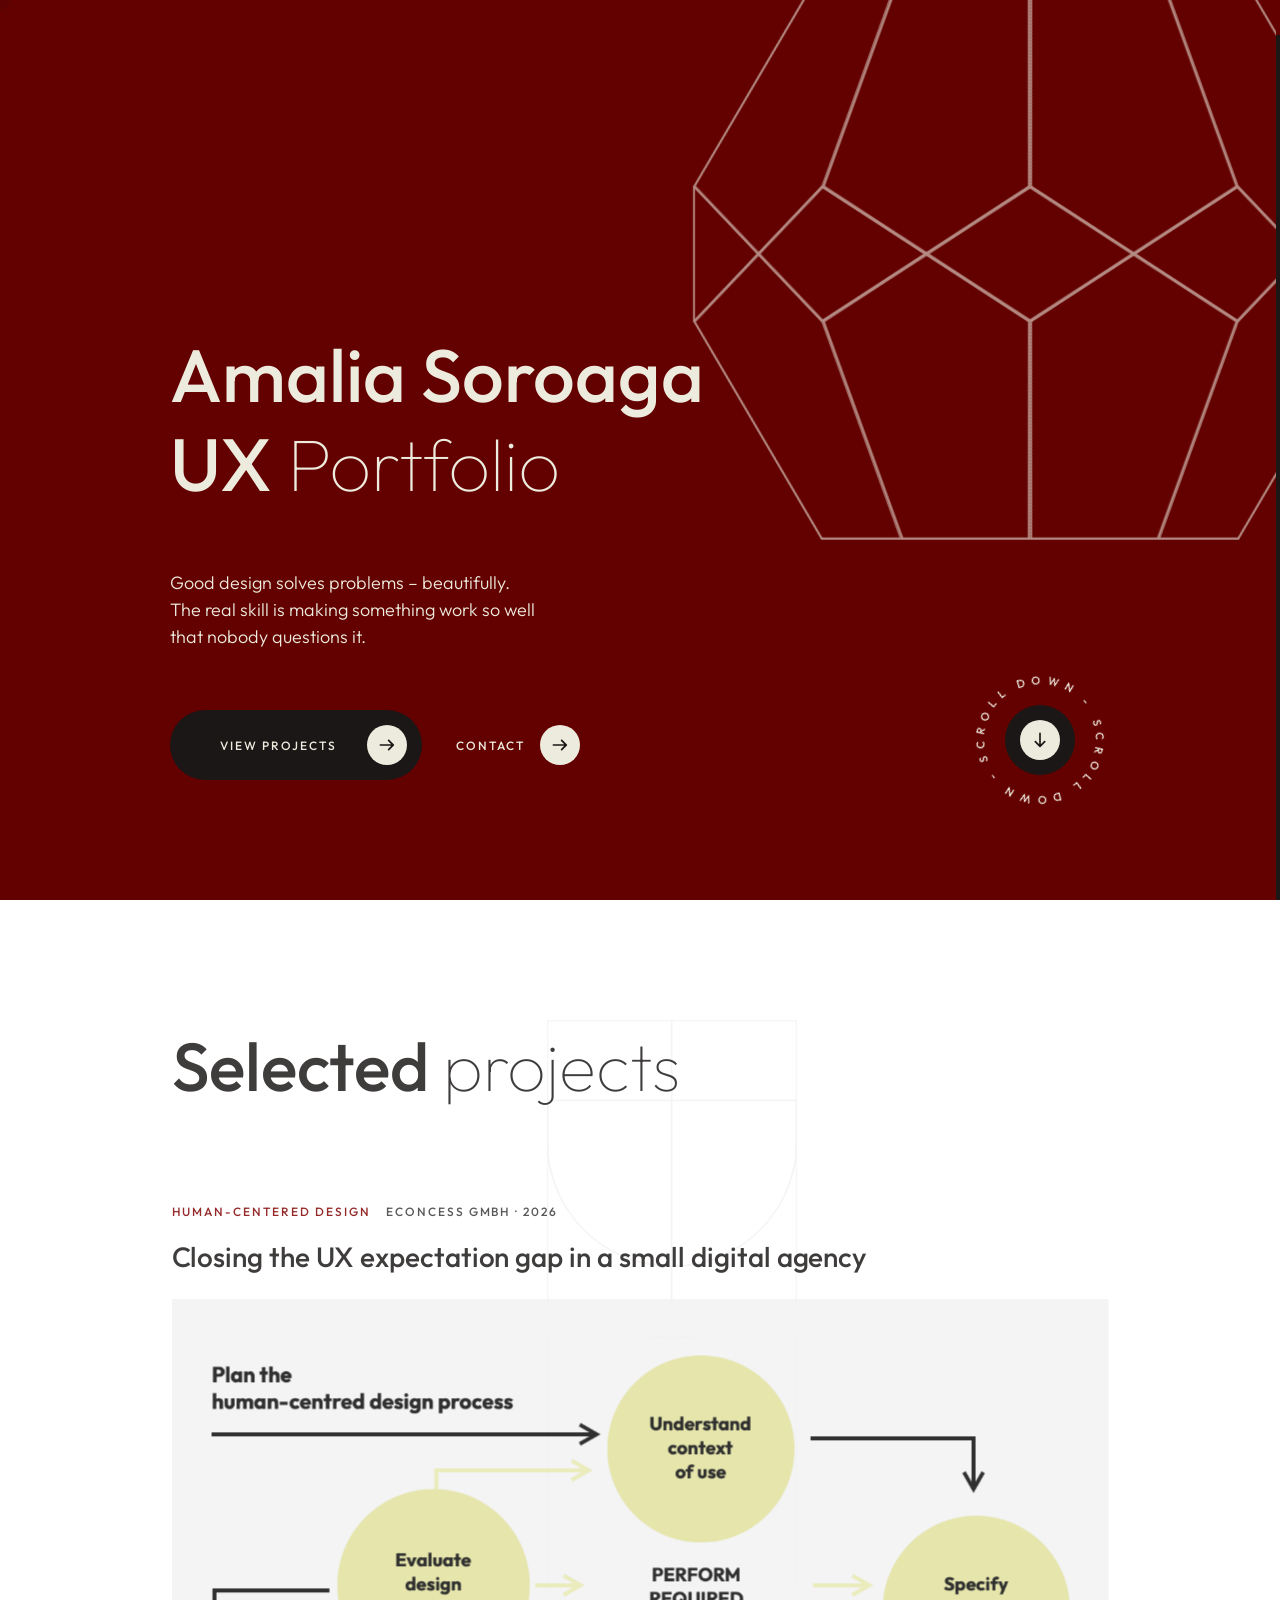
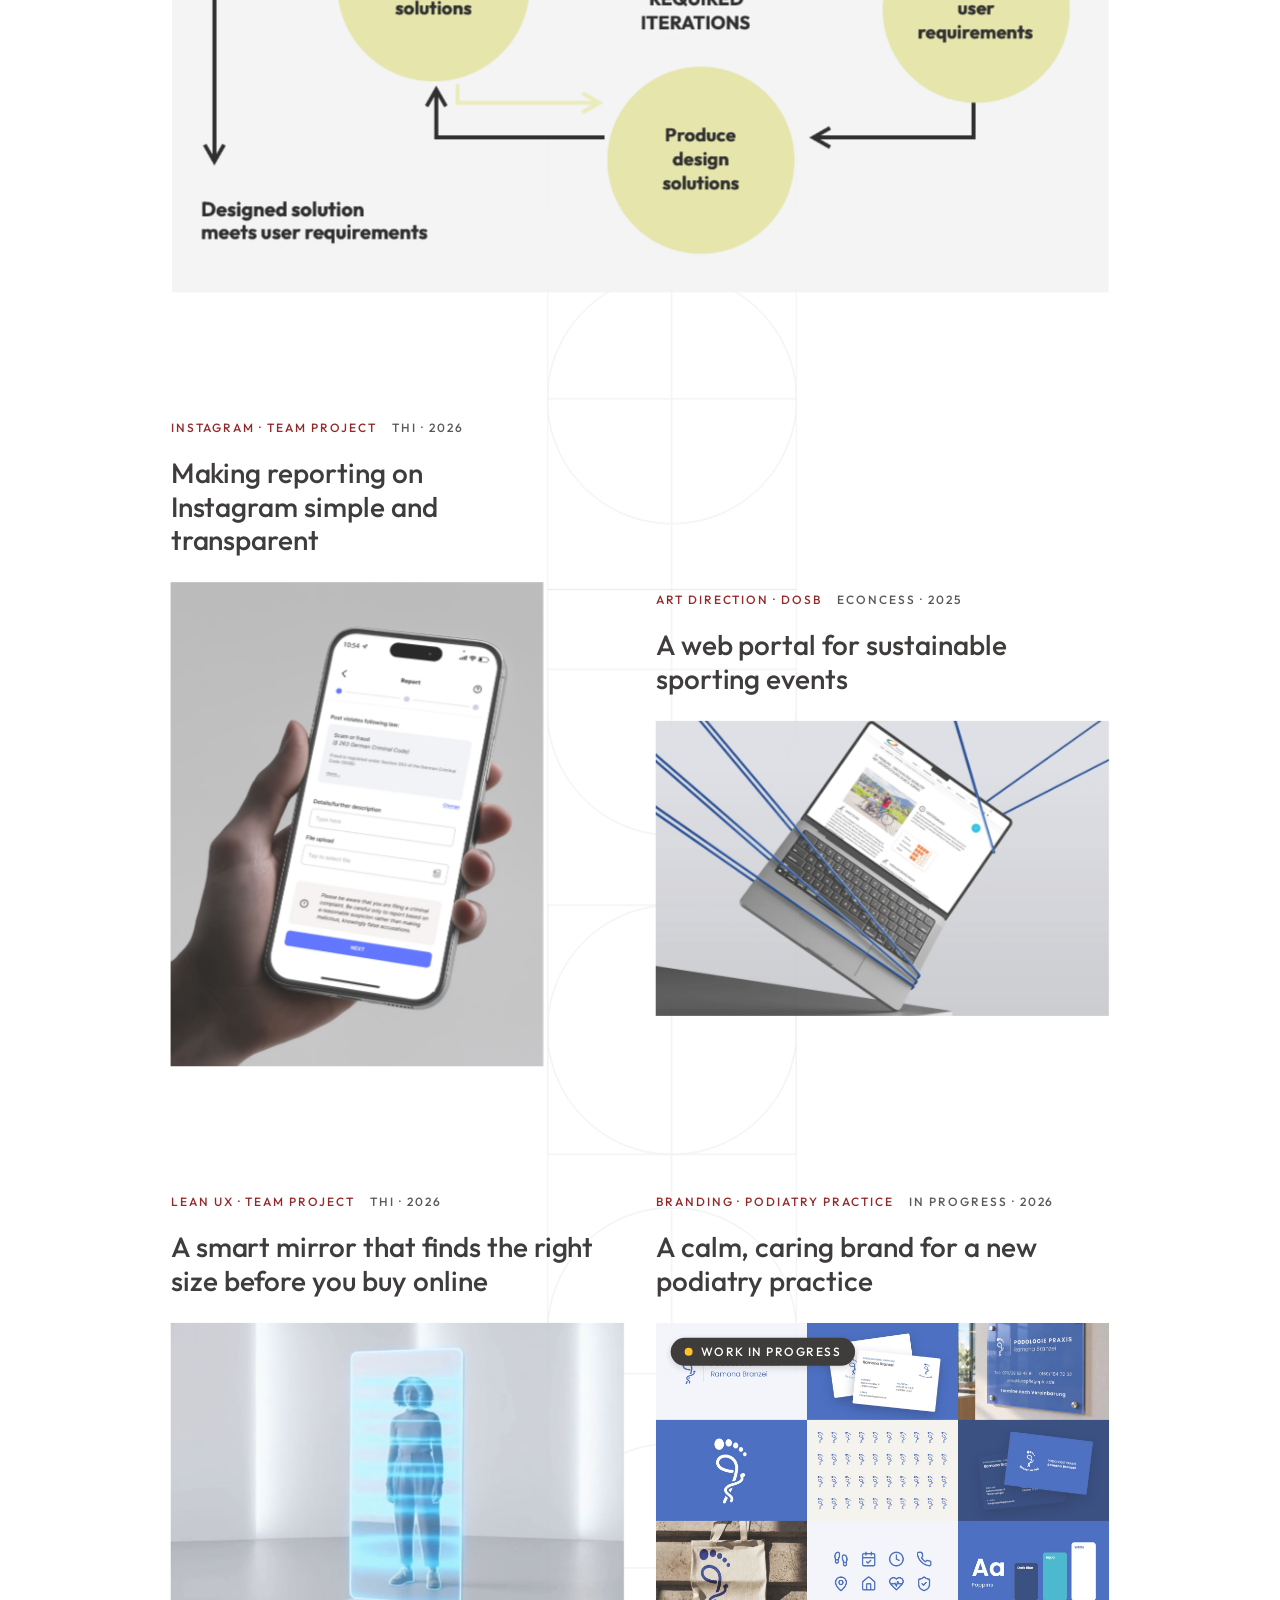
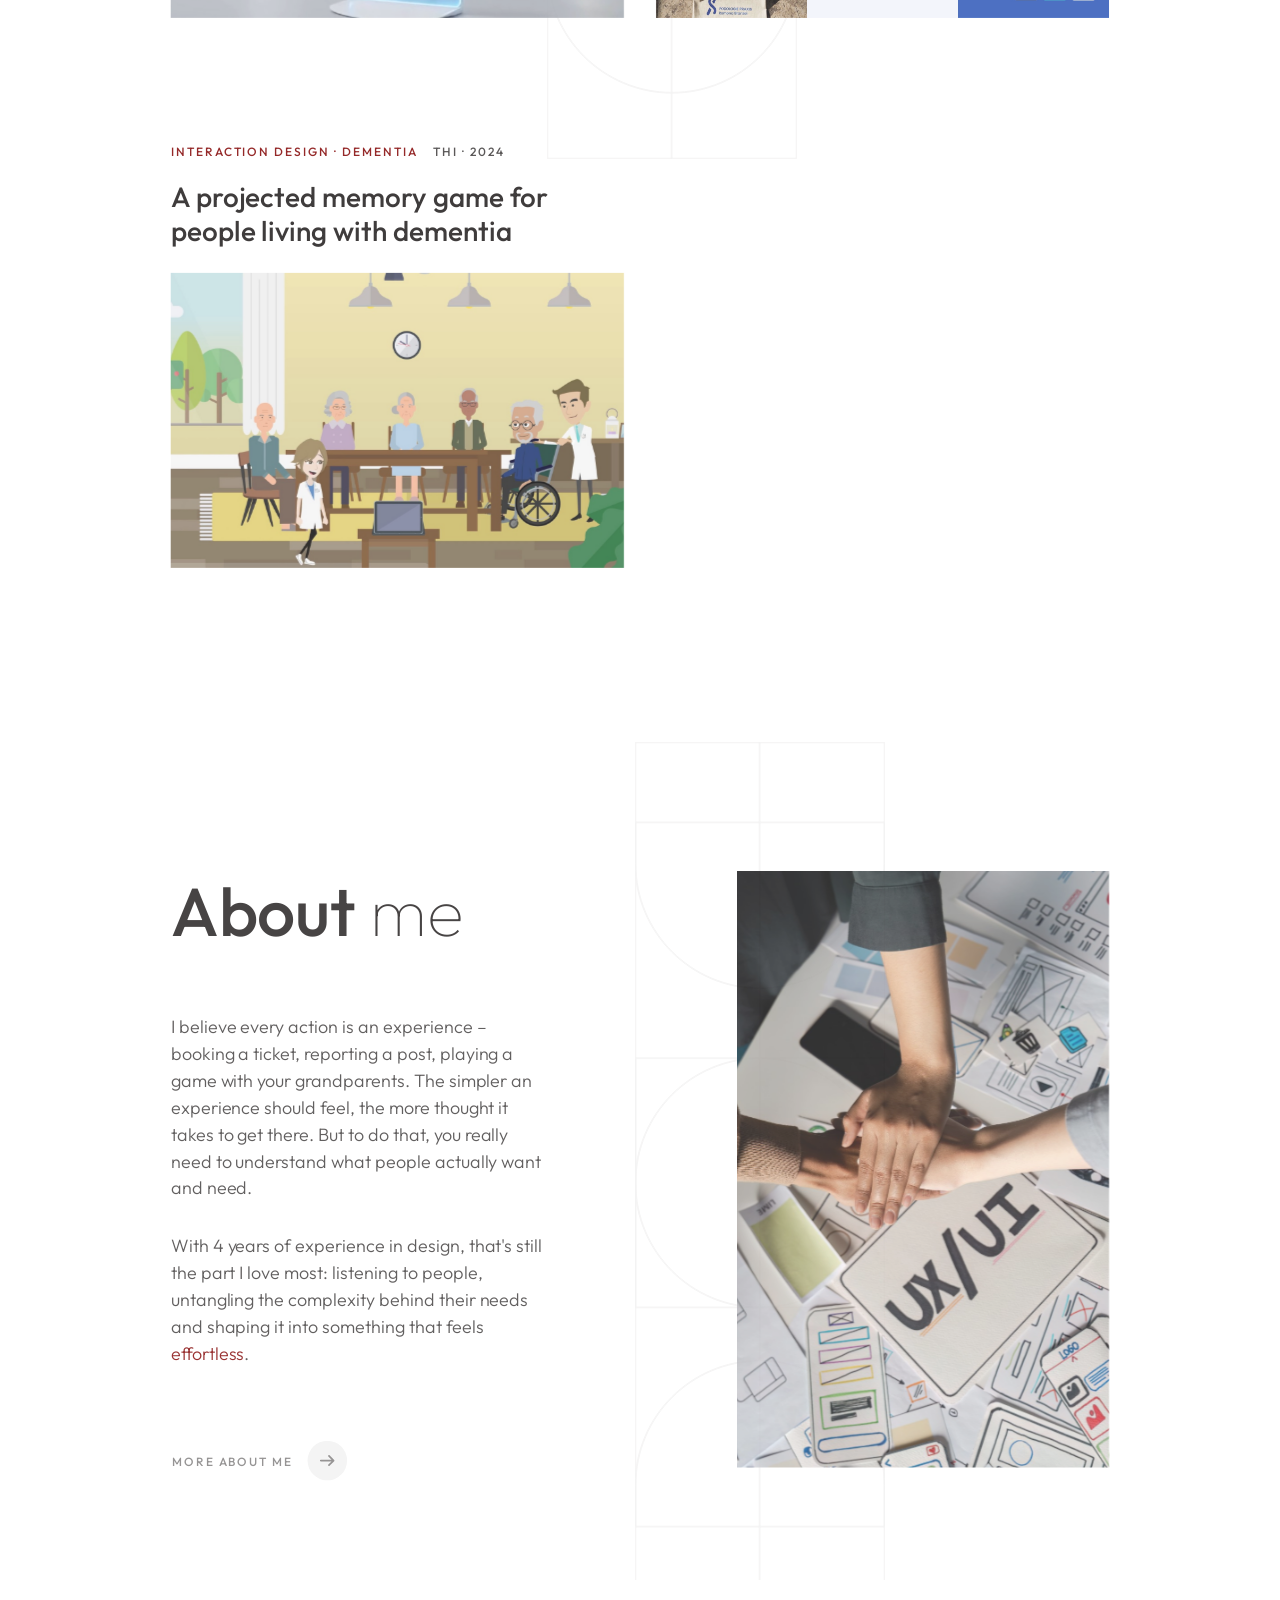
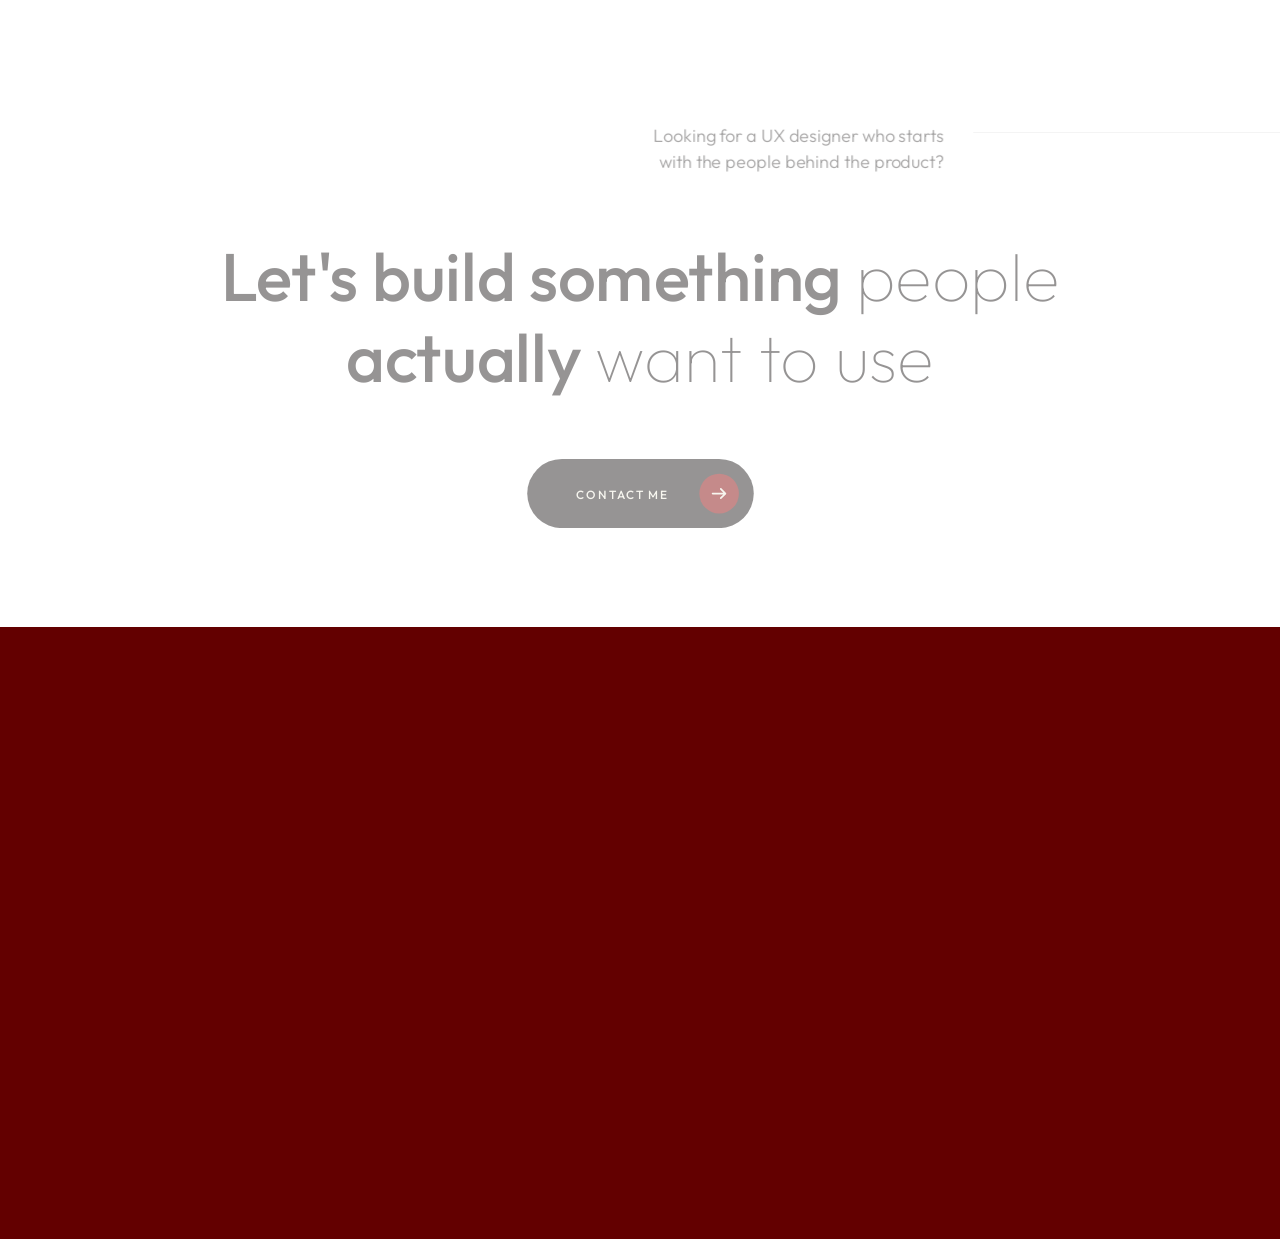
<file: index.html>
<!DOCTYPE html>
<html lang="en">

<head>

    <meta charset="UTF-8">
    <meta name="viewport" content="width=device-width, initial-scale=1.0">
    <meta http-equiv="X-UA-Compatible" content="ie=edge">
    <meta name="description" content="UX designer and researcher. Selected projects and case studies.">

    <!-- bootstrap grid css -->
    <link rel="stylesheet" href="css/plugins/bootstrap-grid.css">
    <!-- font awesome css -->
    <link rel="stylesheet" href="css/plugins/font-awesome.min.css">
    <!-- swiper css -->
    <link rel="stylesheet" href="css/plugins/swiper.min.css">
    <!-- fancybox css -->
    <link rel="stylesheet" href="css/plugins/fancybox.min.css">
    <!-- ashley scss -->
    <link rel="stylesheet" href="css/style.css">
    <!-- page name -->
    <title>Amalia Soroaga – UX Portfolio</title>

</head>

<body>

    <!-- wrapper -->
    <div class="mil-wrapper" id="top">

        <!-- cursor -->
        <div class="mil-ball">
            <span class="mil-icon-1">
                <svg viewBox="0 0 128 128">
                    <path d="M106.1,41.9c-1.2-1.2-3.1-1.2-4.2,0c-1.2,1.2-1.2,3.1,0,4.2L116.8,61H11.2l14.9-14.9c1.2-1.2,1.2-3.1,0-4.2	c-1.2-1.2-3.1-1.2-4.2,0l-20,20c-1.2,1.2-1.2,3.1,0,4.2l20,20c0.6,0.6,1.4,0.9,2.1,0.9s1.5-0.3,2.1-0.9c1.2-1.2,1.2-3.1,0-4.2	L11.2,67h105.5l-14.9,14.9c-1.2,1.2-1.2,3.1,0,4.2c0.6,0.6,1.4,0.9,2.1,0.9s1.5-0.3,2.1-0.9l20-20c1.2-1.2,1.2-3.1,0-4.2L106.1,41.9	z" />
                </svg>
            </span>
            <div class="mil-more-text">More</div>
            <div class="mil-choose-text">Сhoose</div>
        </div>
        <!-- cursor end -->


        <!-- scrollbar progress -->
        <div class="mil-progress-track">
            <div class="mil-progress"></div>
        </div>
        <!-- scrollbar progress end -->

        <!-- menu -->
        <div class="mil-menu-frame">
            <!-- frame clone -->
            <div class="mil-frame-top">
                <a href="index.html" class="mil-logo">A.</a>
                <div class="mil-menu-btn" tabindex="0">
                    <span></span>
                </div>
            </div>
            <!-- frame clone end -->
            <div class="container">
                <div class="mil-menu-content">
                    <div class="row">
                        <div class="col-xl-5">

                            <nav class="mil-main-menu" id="swupMenu">
                                <ul>
                                    <li class="mil-active"><a href="index.html#projects" tabindex="0">Projects</a></li>
                                    <li><a href="about.html" tabindex="0">About</a></li>
                                    <li><a href="contact.html" tabindex="0">Contact</a></li>
                                </ul>
                            </nav>

                        </div>
                        <div class="col-xl-7">

                            <div class="mil-menu-right-frame">
                                <div class="mil-animation-in">
                                    <div class="mil-animation-frame">
                                        <div class="mil-animation mil-position-1 mil-scale" data-value-1="2" data-value-2="2"></div>
                                    </div>
                                </div>
                                <div class="mil-menu-right">
                                    <div class="row">
                                        <div class="col-lg-8 mil-mb-60">

                                            <h6 class="mil-muted mil-mb-30">Projects</h6>

                                            <ul class="mil-menu-list">
                                                <li><a href="project-hcd.html" class="mil-light-soft">Closing the UX Expectation Gap</a></li>
                                                <li><a href="project-2.html" class="mil-light-soft">Reporting on Instagram</a></li>
                                                <li><a href="project-3.html" class="mil-light-soft">Sustainable Sports Events</a></li>
                                                <li><a href="project-5.html" class="mil-light-soft">Bodique</a></li>
                                                <li><a href="project-6.html" class="mil-light-soft">Podologie Praxis</a></li>
                                                <li><a href="project-4.html" class="mil-light-soft">Memory Play</a></li>
                                            </ul>

                                        </div>
                                    </div>
                                    <div class="mil-divider mil-mb-60"></div>
                                    <div class="row justify-content-between">

                                        <div class="col-lg-6 mil-mb-60">

                                            <h6 class="mil-muted mil-mb-30">Germany</h6>

                                            <p class="mil-light-soft">Esslingen am Neckar, 73728<br><a href="mailto:amaliasoroaga@yahoo.com" class="mil-light-soft" data-no-swup>amaliasoroaga@yahoo.com</a></p>

                                        </div>
                                    </div>
                                </div>
                            </div>

                        </div>
                    </div>
                </div>
            </div>
        </div>
        <!-- menu -->

        <!-- curtain -->
        <div class="mil-curtain"></div>
        <!-- curtain end -->

        <!-- frame -->
        <div class="mil-frame">
            <div class="mil-frame-top">
                <a href="index.html" class="mil-logo">A.</a>
                <div class="mil-menu-btn" tabindex="0">
                    <span></span>
                </div>
            </div>
            <div class="mil-frame-bottom">
                <div class="mil-current-page"></div>
                <div class="mil-back-to-top">
                    <a href="#top" class="mil-link mil-dark mil-arrow-place">
                        <span>Back to top</span>
                    </a>
                </div>
            </div>
        </div>
        <!-- frame end -->

        <!-- content -->
        <div class="mil-content">
            <div id="swupMain" class="mil-main-transition">

                <!-- banner -->
                <section class="mil-banner mil-dark-bg mil-banner-light">
                    <div class="mi-invert-fix">
                        <div class="mil-animation-frame">
                            <div class="mil-animation mil-position-1 mil-scale" data-value-1="7" data-value-2="1.6"></div>
                            <div class="mil-animation mil-position-2 mil-scale" data-value-1="4" data-value-2="1"></div>
                            <div class="mil-animation mil-position-3 mil-scale" data-value-1="1.2" data-value-2=".1"></div>
                        </div>

                        <div class="mil-gradient"></div>

                        <div class="container">
                            <div class="mil-banner-content mil-up">

                                <h1 class="mil-muted mil-mb-60">Amalia Soroaga<br> UX <span class="mil-thin">Portfolio</span></h1>
                                <div class="row">
                                    <div class="col-md-7 col-lg-5">

                                        <p class="mil-light-soft mil-mb-60">Good design solves problems – beautifully. The real skill is making something work so well that nobody questions it.</p>

                                    </div>
                                </div>

                                <a href="#projects" class="mil-button mil-arrow-place mil-btn-space">
                                    <span>View projects</span>
                                </a>

                                <a href="contact.html" class="mil-link mil-muted mil-arrow-place">
                                    <span>Contact</span>
                                </a>

                                <div class="mil-circle-text">
                                    <svg version="1.1" xmlns="http://www.w3.org/2000/svg" xmlns:xlink="http://www.w3.org/1999/xlink" x="0px" y="0px" viewBox="0 0 300 300" enable-background="new 0 0 300 300" xml:space="preserve" class="mil-ct-svg mil-rotate" data-value="360">
                                        <defs>
                                            <path id="circlePath" d="M 150, 150 m -60, 0 a 60,60 0 0,1 120,0 a 60,60 0 0,1 -120,0 " />
                                        </defs>
                                        <circle cx="150" cy="100" r="75" fill="none" />
                                        <g>
                                            <use xlink:href="#circlePath" fill="none" />
                                            <text style="letter-spacing: 6.5px">
                                                <!-- circle text -->
                                                <textPath xlink:href="#circlePath">Scroll down - Scroll down - </textPath>
                                            </text>
                                        </g>
                                    </svg>
                                    <a href="#projects" class="mil-button mil-arrow-place mil-icon-button mil-arrow-down"></a>
                                </div>

                            </div>
                        </div>
                    </div>
                </section>
                <!-- banner end -->

                <!-- portfolio -->
                <section id="projects">
                    <div class="container mil-portfolio mil-p-120-60">

                        <div class="mil-lines-place"></div>
                        <div class="mil-lines-place mil-lines-long"></div>

                        <h2 class="mil-up mil-mb-90">Selected <span class="mil-thin">projects</span></h2>

                        <div class="row justify-content-between align-items-center">
                            <div class="col-lg-12">

                                <a href="project-hcd.html" class="mil-portfolio-item mil-more mil-mb-60">
                                    <div class="mil-cover-frame mil-hori mil-up" style="padding-bottom: 63.34%;">
                                        <div class="mil-cover">
                                            <img src="img/hcd/cover-hcd-process.png" alt="The human-centred design process: plan, understand the context of use, specify user requirements, produce and evaluate design solutions – iterating until the solution meets user requirements.">
                                        </div>
                                    </div>
                                    <div class="mil-descr">
                                        <div class="mil-labels mil-up mil-mb-15">
                                            <div class="mil-label mil-upper mil-accent">Human-centered design</div>
                                            <div class="mil-label mil-upper">econcess GmbH · 2026</div>
                                        </div>
                                        <h4 class="mil-up">Closing the UX expectation gap in a small digital agency</h4>
                                    </div>
                                </a>

                            </div>
                            <div class="col-lg-5">

                                <a href="project-2.html" class="mil-portfolio-item mil-more mil-mb-60">
                                    <div class="mil-cover-frame mil-vert mil-up">
                                        <div class="mil-cover">
                                            <img src="img/dsa/cover-phone.webp" alt="Hand holding a phone showing the Instagram report flow: the selected law, a description field, file upload and a warning about false reports.">
                                        </div>
                                    </div>
                                    <div class="mil-descr">
                                        <div class="mil-labels mil-up mil-mb-15">
                                            <div class="mil-label mil-upper mil-accent">Instagram · Team project</div>
                                            <div class="mil-label mil-upper">THI · 2026</div>
                                        </div>
                                        <h4 class="mil-up">Making reporting on Instagram simple and transparent</h4>
                                    </div>
                                </a>

                            </div>
                            <div class="col-lg-6">

                                <a href="project-3.html" class="mil-portfolio-item mil-more mil-parallax mil-mb-60" data-value-1="60" data-value-2="-60">
                                    <div class="mil-cover-frame mil-hori mil-up">
                                        <div class="mil-cover">
                                            <img src="img/nsgv/website-laptop.webp" alt="Laptop showing a good-practice page of the portal for sustainable sporting events.">
                                        </div>
                                    </div>
                                    <div class="mil-descr">
                                        <div class="mil-labels mil-up mil-mb-15">
                                            <div class="mil-label mil-upper mil-accent">Art Direction · DOSB</div>
                                            <div class="mil-label mil-upper">econcess · 2025</div>
                                        </div>
                                        <h4 class="mil-up">A web portal for sustainable sporting events</h4>
                                    </div>
                                </a>

                            </div>
                            <div class="col-lg-6">

                                <a href="project-5.html" class="mil-portfolio-item mil-more mil-mb-60">
                                    <div class="mil-cover-frame mil-hori mil-up">
                                        <div class="mil-cover">
                                            <img src="img/bodique/poster.jpg" alt="A person standing in front of a glowing smart mirror that scans the body.">
                                        </div>
                                    </div>
                                    <div class="mil-descr">
                                        <div class="mil-labels mil-up mil-mb-15">
                                            <div class="mil-label mil-upper mil-accent">Lean UX · Team project</div>
                                            <div class="mil-label mil-upper">THI · 2026</div>
                                        </div>
                                        <h4 class="mil-up">A smart mirror that finds the right size before you buy online</h4>
                                    </div>
                                </a>

                            </div>
                            <div class="col-lg-6">

                                <a href="project-6.html" class="mil-portfolio-item mil-more mil-mb-60">
                                    <div class="mil-cover-frame mil-hori mil-up">
                                        <div class="mil-cover">
                                            <img src="img/podologie/brand-grid.jpg" alt="Brand overview: logo, business cards, practice sign, footprint mark, pattern, tote bag, icons, colours and Poppins typeface.">
                                        </div>
                                        <span class="mil-wip-badge mil-wip-badge-cover">Work in progress</span>
                                    </div>
                                    <div class="mil-descr">
                                        <div class="mil-labels mil-up mil-mb-15">
                                            <div class="mil-label mil-upper mil-accent">Branding · Podiatry practice</div>
                                            <div class="mil-label mil-upper">In progress · 2026</div>
                                        </div>
                                        <h4 class="mil-up">A calm, caring brand for a new podiatry practice</h4>
                                    </div>
                                </a>

                            </div>
                            <div class="col-lg-6">

                                <a href="project-4.html" class="mil-portfolio-item mil-more mil-mb-60">
                                    <div class="mil-cover-frame mil-hori mil-up">
                                        <div class="mil-cover">
                                            <img src="img/dementia/video-poster.jpg" alt="Illustration from the concept video: residents of a care home sit at a table with a tablet while two caregivers prepare the memory game.">
                                        </div>
                                    </div>
                                    <div class="mil-descr">
                                        <div class="mil-labels mil-up mil-mb-15">
                                            <div class="mil-label mil-upper mil-accent">Interaction design · Dementia</div>
                                            <div class="mil-label mil-upper">THI · 2024</div>
                                        </div>
                                        <h4 class="mil-up">A projected memory game for people living with dementia</h4>
                                    </div>
                                </a>

                            </div>
                        </div>
                    </div>
                </section>
                <!-- portfolio end -->

                <!-- about -->
                <section id="about" class="mil-soft-bg">
                    <div class="container mil-p-120-30">
                        <div class="row justify-content-between align-items-center">
                            <div class="col-lg-6 col-xl-5">

                                <div class="mil-mb-90">
                                    <h2 class="mil-up mil-mb-60">About <span class="mil-thin">me</span></h2>
                                    <p class="mil-up mil-mb-30">I believe every action is an experience – booking a ticket, reporting a post, playing a game with your grandparents. The simpler an experience should feel, the more thought it takes to get there. But to do that, you really need to understand what people actually want and need.</p>

                                    <p class="mil-up mil-mb-60">With 4 years of experience in design, that's still the part I love most: listening to people, untangling the complexity behind their needs and shaping it into something that feels <span class="mil-accent">effortless</span>.</p>

                                    <div class="mil-up"><a href="about.html" class="mil-link mil-dark mil-arrow-place"><span>More about me</span></a></div>
                                </div>

                            </div>
                            <div class="col-lg-5">

                                <div class="mil-about-photo mil-mb-90">
                                    <div class="mil-lines-place"></div>
                                    <div class="mil-up mil-img-frame" style="padding-bottom: 160%;">
                                        <img src="img/photo/about-team.jpg" alt="Team hands stacked over a table full of UX/UI sketches, wireframes and paper prototypes." class="mil-scale" data-value-1="1" data-value-2="1.2" style="object-position: 55% center;">
                                    </div>
                                </div>

                            </div>
                        </div>
                    </div>
                </section>
                <!-- about end -->

                <!-- call to action -->
                <section class="mil-soft-bg">
                    <div class="container mil-p-120-120">
                        <div class="row">
                            <div class="col-lg-10">

                                <span class="mil-suptitle mil-suptitle-right mil-suptitle-dark mil-up">Looking for a UX designer who starts <br> with the people behind the product?</span>

                            </div>
                        </div>
                        <div class="mil-center">
                            <h2 class="mil-up mil-mb-60">Let's build something <span class="mil-thin">people</span> <br> actually <span class="mil-thin">want to use</span></h2>
                            <div class="mil-up"><a href="contact.html" class="mil-button mil-arrow-place"><span>Contact me</span></a></div>
                        </div>
                    </div>
                </section>
                <!-- call to action end -->

                <!-- footer -->
                <footer class="mil-dark-bg">
                    <div class="mi-invert-fix">
                        <div class="container mil-p-120-60">
                            <div class="row justify-content-between">
                                <div class="col-md-4 col-lg-4 mil-mb-60">

                                    <div class="mil-muted mil-logo mil-up mil-mb-30">amaliasoroaga.</div>

                                    <p class="mil-light-soft mil-up mil-mb-30">UX Design &amp; Research.<br>Have a project or a role in mind?</p>

                                    <div class="mil-up"><a href="mailto:amaliasoroaga@yahoo.com" class="mil-link mil-muted mil-arrow-place" data-no-swup><span>Write me</span></a></div>

                                </div>
                                <div class="col-md-7 col-lg-6">
                                    <div class="row justify-content-end">
                                        <div class="col-md-6 col-lg-7">

                                            <nav class="mil-footer-menu mil-mb-60">
                                                <ul>
                                                    <li class="mil-up">
                                                        <a href="index.html#projects">Projects</a>
                                                    </li>
                                                    <li class="mil-up">
                                                        <a href="about.html">About</a>
                                                    </li>
                                                    <li class="mil-up">
                                                        <a href="contact.html">Contact</a>
                                                    </li>
                                                </ul>
                                            </nav>

                                        </div>
                                    </div>
                                </div>
                            </div>

                            <div class="row justify-content-between flex-sm-row-reverse">
                                <div class="col-md-7 col-lg-6">

                                    <div class="row justify-content-between">

                                        <div class="col-md-6 col-lg-5 mil-mb-60">

                                            <h6 class="mil-muted mil-up mil-mb-30">Germany</h6>

                                            <p class="mil-light-soft mil-up">Esslingen am Neckar, 73728</p>

                                        </div>

                                    </div>

                                </div>
                                <div class="col-md-4 col-lg-6 mil-mb-60">

                                    <div class="mil-vert-between">
                                        <div class="mil-mb-30">
                                            <ul class="mil-social-icons mil-up">
                                                <li><a href="https://www.linkedin.com/in/amalia-elena-soroaga-b280b622a/" target="_blank" rel="noopener" class="social-icon" aria-label="LinkedIn" data-no-swup> <i class="fab fa-linkedin-in"></i></a></li>
                                                <li><a href="mailto:amaliasoroaga@yahoo.com" class="social-icon" aria-label="Email" data-no-swup> <i class="far fa-envelope"></i></a></li>
                                            </ul>
                                        </div>
                                        <p class="mil-light-soft mil-up">© Copyright 2026 - Amalia Soroaga. All Rights Reserved.</p>
                                    </div>

                                </div>
                            </div>
                        </div>
                    </div>
                </footer>
                <!-- footer end -->

                <!-- hidden elements -->
                <div class="mil-hidden-elements">
                    <div class="mil-dodecahedron">
                        <div class="mil-pentagon">
                            <div></div>
                            <div></div>
                            <div></div>
                            <div></div>
                            <div></div>
                        </div>
                        <div class="mil-pentagon">
                            <div></div>
                            <div></div>
                            <div></div>
                            <div></div>
                            <div></div>
                        </div>
                        <div class="mil-pentagon">
                            <div></div>
                            <div></div>
                            <div></div>
                            <div></div>
                            <div></div>
                        </div>
                        <div class="mil-pentagon">
                            <div></div>
                            <div></div>
                            <div></div>
                            <div></div>
                            <div></div>
                        </div>
                        <div class="mil-pentagon">
                            <div></div>
                            <div></div>
                            <div></div>
                            <div></div>
                            <div></div>
                        </div>
                        <div class="mil-pentagon">
                            <div></div>
                            <div></div>
                            <div></div>
                            <div></div>
                            <div></div>
                        </div>
                        <div class="mil-pentagon">
                            <div></div>
                            <div></div>
                            <div></div>
                            <div></div>
                            <div></div>
                        </div>
                        <div class="mil-pentagon">
                            <div></div>
                            <div></div>
                            <div></div>
                            <div></div>
                            <div></div>
                        </div>
                        <div class="mil-pentagon">
                            <div></div>
                            <div></div>
                            <div></div>
                            <div></div>
                            <div></div>
                        </div>
                        <div class="mil-pentagon">
                            <div></div>
                            <div></div>
                            <div></div>
                            <div></div>
                            <div></div>
                        </div>
                        <div class="mil-pentagon">
                            <div></div>
                            <div></div>
                            <div></div>
                            <div></div>
                            <div></div>
                        </div>
                        <div class="mil-pentagon">
                            <div></div>
                            <div></div>
                            <div></div>
                            <div></div>
                            <div></div>
                        </div>
                    </div>

                    <svg xmlns="http://www.w3.org/2000/svg" viewBox="0 0 24 24" class="mil-arrow">
                        <path d="M 14 5.3417969 C 13.744125 5.3417969 13.487969 5.4412187 13.292969 5.6367188 L 13.207031 5.7226562 C 12.816031 6.1136563 12.816031 6.7467188 13.207031 7.1367188 L 17.070312 11 L 4 11 C 3.448 11 3 11.448 3 12 C 3 12.552 3.448 13 4 13 L 17.070312 13 L 13.207031 16.863281 C 12.816031 17.254281 12.816031 17.887344 13.207031 18.277344 L 13.292969 18.363281 C 13.683969 18.754281 14.317031 18.754281 14.707031 18.363281 L 20.363281 12.707031 C 20.754281 12.316031 20.754281 11.682969 20.363281 11.292969 L 14.707031 5.6367188 C 14.511531 5.4412187 14.255875 5.3417969 14 5.3417969 z" />
                    </svg>

                    <svg width="250" viewBox="0 0 300 1404" fill="none" xmlns="http://www.w3.org/2000/svg" class="mil-lines">
                        <path fill-rule="evenodd" clip-rule="evenodd" d="M1 892L1 941H299V892C299 809.71 232.29 743 150 743C67.7096 743 1 809.71 1 892ZM0 942H300V892C300 809.157 232.843 742 150 742C67.1573 742 0 809.157 0 892L0 942Z" class="mil-move" />
                        <path fill-rule="evenodd" clip-rule="evenodd" d="M299 146V97L1 97V146C1 228.29 67.7096 295 150 295C232.29 295 299 228.29 299 146ZM300 96L0 96V146C0 228.843 67.1573 296 150 296C232.843 296 300 228.843 300 146V96Z" class="mil-move" />
                        <path fill-rule="evenodd" clip-rule="evenodd" d="M299 1H1V1403H299V1ZM0 0V1404H300V0H0Z" />
                        <path fill-rule="evenodd" clip-rule="evenodd" d="M150 -4.37115e-08L150 1404L149 1404L149 0L150 -4.37115e-08Z" />
                        <path fill-rule="evenodd" clip-rule="evenodd" d="M150 1324C232.29 1324 299 1257.29 299 1175C299 1092.71 232.29 1026 150 1026C67.7096 1026 1 1092.71 1 1175C1 1257.29 67.7096 1324 150 1324ZM150 1325C232.843 1325 300 1257.84 300 1175C300 1092.16 232.843 1025 150 1025C67.1573 1025 0 1092.16 0 1175C0 1257.84 67.1573 1325 150 1325Z" class="mil-move" />
                        <path fill-rule="evenodd" clip-rule="evenodd" d="M300 1175H0V1174H300V1175Z" class="mil-move" />
                        <path fill-rule="evenodd" clip-rule="evenodd" d="M150 678C232.29 678 299 611.29 299 529C299 446.71 232.29 380 150 380C67.7096 380 1 446.71 1 529C1 611.29 67.7096 678 150 678ZM150 679C232.843 679 300 611.843 300 529C300 446.157 232.843 379 150 379C67.1573 379 0 446.157 0 529C0 611.843 67.1573 679 150 679Z" class="mil-move" />
                        <path fill-rule="evenodd" clip-rule="evenodd" d="M299 380H1V678H299V380ZM0 379V679H300V379H0Z" class="mil-move" />
                    </svg>
                </div>
                <!-- hidden elements end -->

            </div>
        </div>
        <!-- content -->
    </div>
    <!-- wrapper end -->

    <!-- jQuery js -->
    <script src="js/plugins/jquery.min.js"></script>
    <!-- swup js -->
    <script src="js/plugins/swup.min.js"></script>
    <!-- swiper js -->
    <script src="js/plugins/swiper.min.js"></script>
    <!-- fancybox js -->
    <script src="js/plugins/fancybox.min.js"></script>
    <!-- gsap js -->
    <script src="js/plugins/gsap.min.js"></script>
    <!-- scroll smoother -->
    <script src="js/plugins/smooth-scroll.js"></script>
    <!-- scroll trigger js -->
    <script src="js/plugins/ScrollTrigger.min.js"></script>
    <!-- scroll to js -->
    <script src="js/plugins/ScrollTo.min.js"></script>
    <!-- ashley js -->
    <script src="js/main.js"></script>

</body>

</html>
</file>
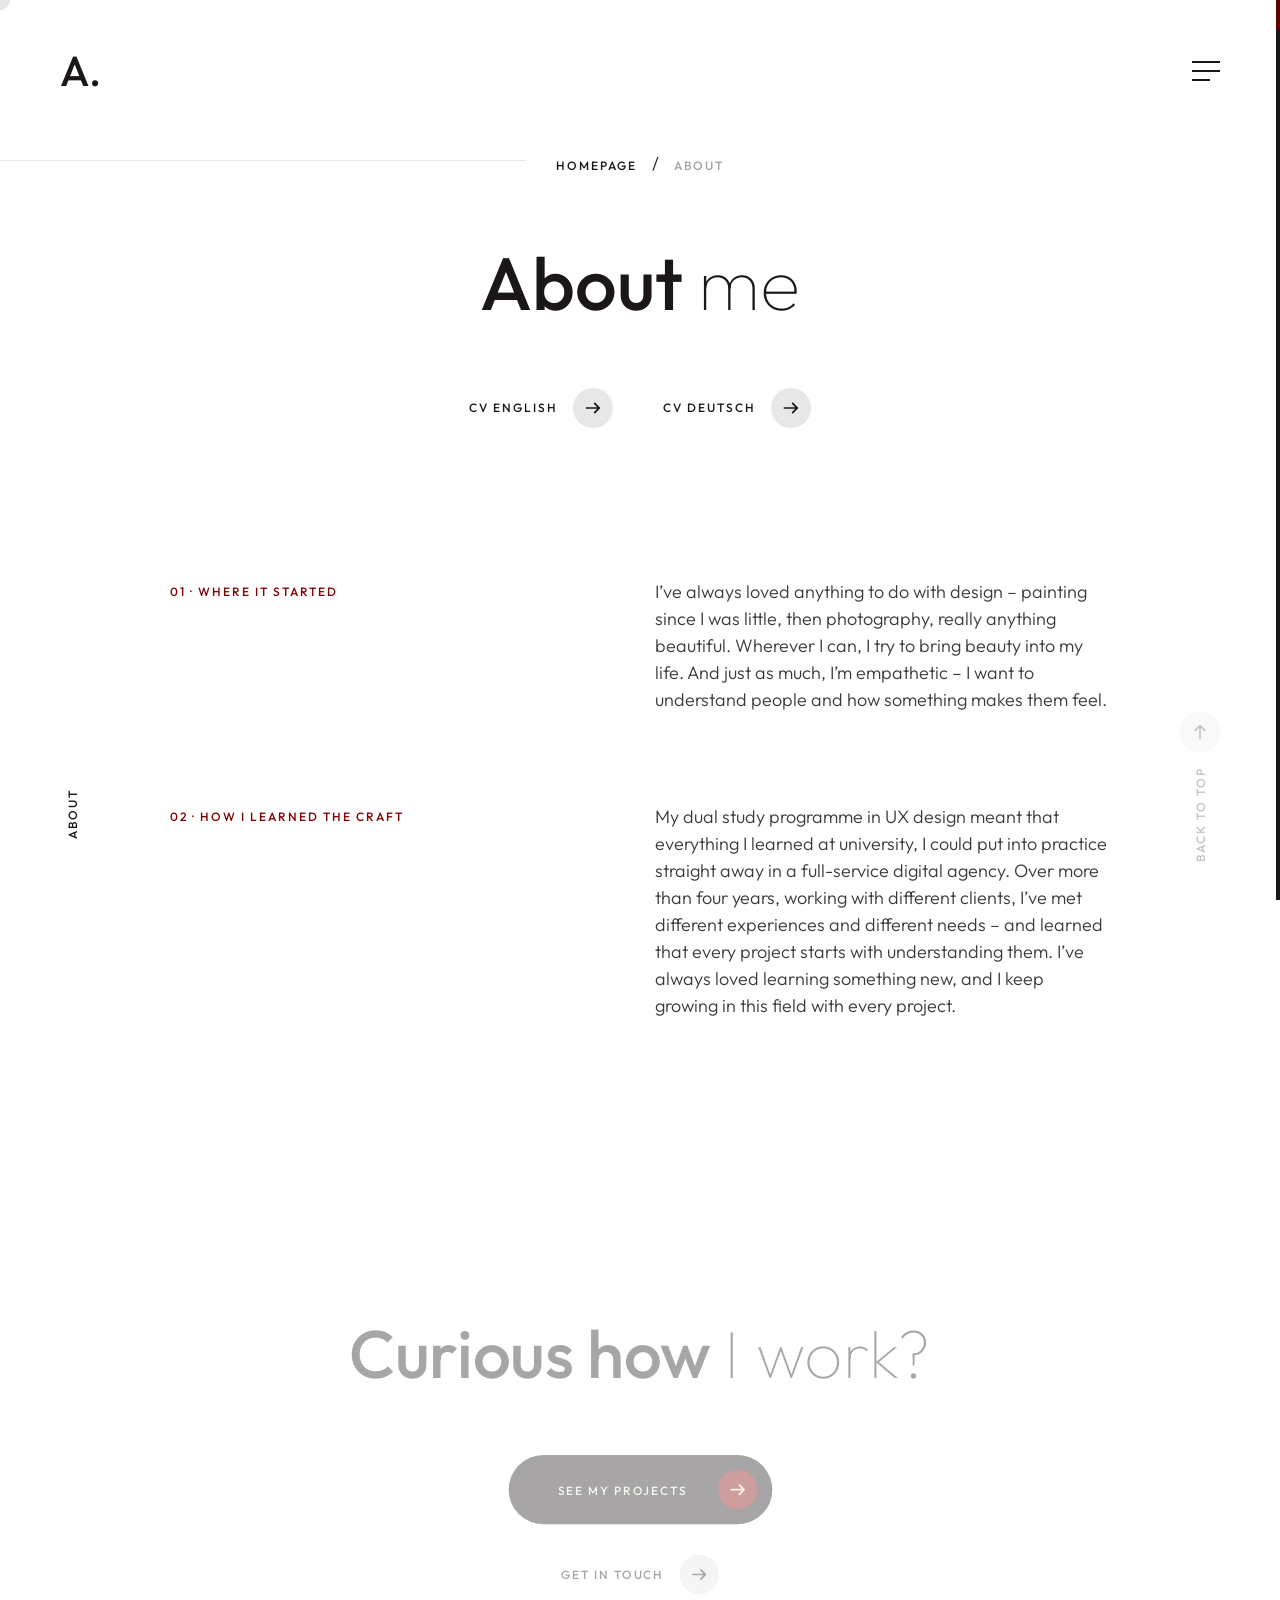
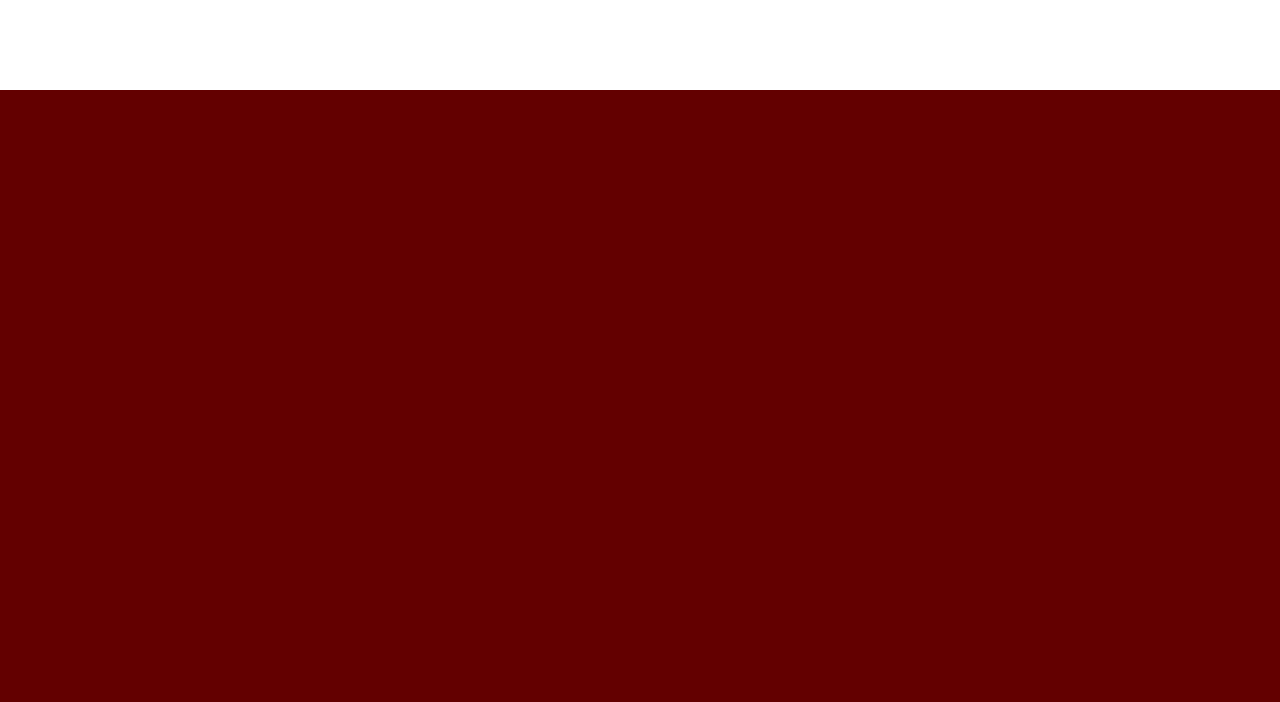
<file: about.html>
<!DOCTYPE html>
<html lang="en">

<head>

    <meta charset="UTF-8">
    <meta name="viewport" content="width=device-width, initial-scale=1.0">
    <meta http-equiv="X-UA-Compatible" content="ie=edge">
    <meta name="description" content="About Amalia Soroaga – UX designer with a creative background, a dual study degree in UX design and 4+ years of agency experience.">

    <!-- bootstrap grid css -->
    <link rel="stylesheet" href="css/plugins/bootstrap-grid.css">
    <!-- font awesome css -->
    <link rel="stylesheet" href="css/plugins/font-awesome.min.css">
    <!-- swiper css -->
    <link rel="stylesheet" href="css/plugins/swiper.min.css">
    <!-- fancybox css -->
    <link rel="stylesheet" href="css/plugins/fancybox.min.css">
    <!-- ashley scss -->
    <link rel="stylesheet" href="css/style.css">
    <!-- page name -->
    <title>About – Amalia Soroaga</title>

</head>

<body>

    <!-- wrapper -->
    <div class="mil-wrapper" id="top">

        <!-- cursor -->
        <div class="mil-ball">
            <span class="mil-icon-1">
                <svg viewBox="0 0 128 128">
                    <path d="M106.1,41.9c-1.2-1.2-3.1-1.2-4.2,0c-1.2,1.2-1.2,3.1,0,4.2L116.8,61H11.2l14.9-14.9c1.2-1.2,1.2-3.1,0-4.2	c-1.2-1.2-3.1-1.2-4.2,0l-20,20c-1.2,1.2-1.2,3.1,0,4.2l20,20c0.6,0.6,1.4,0.9,2.1,0.9s1.5-0.3,2.1-0.9c1.2-1.2,1.2-3.1,0-4.2	L11.2,67h105.5l-14.9,14.9c-1.2,1.2-1.2,3.1,0,4.2c0.6,0.6,1.4,0.9,2.1,0.9s1.5-0.3,2.1-0.9l20-20c1.2-1.2,1.2-3.1,0-4.2L106.1,41.9	z" />
                </svg>
            </span>
            <div class="mil-more-text">More</div>
            <div class="mil-choose-text">Сhoose</div>
        </div>
        <!-- cursor end -->


        <!-- scrollbar progress -->
        <div class="mil-progress-track">
            <div class="mil-progress"></div>
        </div>
        <!-- scrollbar progress end -->

        <!-- menu -->
        <div class="mil-menu-frame">
            <!-- frame clone -->
            <div class="mil-frame-top">
                <a href="index.html" class="mil-logo">A.</a>
                <div class="mil-menu-btn" tabindex="0">
                    <span></span>
                </div>
            </div>
            <!-- frame clone end -->
            <div class="container">
                <div class="mil-menu-content">
                    <div class="row">
                        <div class="col-xl-5">

                            <nav class="mil-main-menu" id="swupMenu">
                                <ul>
                                    <li><a href="index.html#projects" tabindex="0">Projects</a></li>
                                    <li class="mil-active"><a href="about.html" tabindex="0">About</a></li>
                                    <li><a href="contact.html" tabindex="0">Contact</a></li>
                                </ul>
                            </nav>

                        </div>
                        <div class="col-xl-7">

                            <div class="mil-menu-right-frame">
                                <div class="mil-animation-in">
                                    <div class="mil-animation-frame">
                                        <div class="mil-animation mil-position-1 mil-scale" data-value-1="2" data-value-2="2"></div>
                                    </div>
                                </div>
                                <div class="mil-menu-right">
                                    <div class="row">
                                        <div class="col-lg-8 mil-mb-60">

                                            <h6 class="mil-muted mil-mb-30">Projects</h6>

                                            <ul class="mil-menu-list">
                                                <li><a href="project-hcd.html" class="mil-light-soft">Closing the UX Expectation Gap</a></li>
                                                <li><a href="project-2.html" class="mil-light-soft">Reporting on Instagram</a></li>
                                                <li><a href="project-3.html" class="mil-light-soft">Sustainable Sports Events</a></li>
                                                <li><a href="project-5.html" class="mil-light-soft">Bodique</a></li>
                                                <li><a href="project-6.html" class="mil-light-soft">Podologie Praxis</a></li>
                                                <li><a href="project-4.html" class="mil-light-soft">Memory Play</a></li>
                                            </ul>

                                        </div>
                                    </div>
                                    <div class="mil-divider mil-mb-60"></div>
                                    <div class="row justify-content-between">

                                        <div class="col-lg-6 mil-mb-60">

                                            <h6 class="mil-muted mil-mb-30">Germany</h6>

                                            <p class="mil-light-soft">Esslingen am Neckar, 73728<br><a href="mailto:amaliasoroaga@yahoo.com" class="mil-light-soft" data-no-swup>amaliasoroaga@yahoo.com</a></p>

                                        </div>
                                    </div>
                                </div>
                            </div>

                        </div>
                    </div>
                </div>
            </div>
        </div>
        <!-- menu -->

        <!-- curtain -->
        <div class="mil-curtain"></div>
        <!-- curtain end -->

        <!-- frame -->
        <div class="mil-frame">
            <div class="mil-frame-top">
                <a href="index.html" class="mil-logo">A.</a>
                <div class="mil-menu-btn" tabindex="0">
                    <span></span>
                </div>
            </div>
            <div class="mil-frame-bottom">
                <div class="mil-current-page"></div>
                <div class="mil-back-to-top">
                    <a href="#top" class="mil-link mil-dark mil-arrow-place">
                        <span>Back to top</span>
                    </a>
                </div>
            </div>
        </div>
        <!-- frame end -->

        <!-- content -->
        <div class="mil-content">
            <div id="swupMain" class="mil-main-transition">

                <!-- banner -->
                <div class="mil-inner-banner mil-p-0-30">
                    <div class="mil-banner-content mil-center mil-up">
                        <div class="container">
                            <ul class="mil-breadcrumbs mil-center mil-mb-60">
                                <li><a href="index.html">Homepage</a></li>
                                <li><a href="about.html">About</a></li>
                            </ul>
                            <h1 class="mil-mb-60">About <span class="mil-thin">me</span></h1>
                            <div class="mil-cv-links mil-mb-60">
                                <a href="cv/cv-amalia-soroaga-en.html" target="_blank" rel="noopener" class="mil-link mil-dark mil-arrow-place" data-no-swup><span>CV English</span></a>
                                <a href="cv/cv-amalia-soroaga.html" target="_blank" rel="noopener" class="mil-link mil-dark mil-arrow-place" data-no-swup><span>CV Deutsch</span></a>
                            </div>
                        </div>
                    </div>
                </div>
                <!-- banner end -->

                <!-- about -->
                <section id="about-page">
                    <div class="container mil-p-0-60">


                            <div class="row justify-content-between mil-p-60-0">
                                <div class="col-lg-5">
                                    <p class="mil-upper mil-accent mil-up mil-mb-30">01 · Where it started</p>
                                </div>
                                <div class="col-lg-6">
                                    <p class="mil-up">I’ve always loved anything to do with design – painting since I was little, then photography, really anything beautiful. Wherever I can, I try to bring beauty into my life. And just as much, I’m empathetic – I want to understand people and how something makes them feel.</p>
                                </div>
                            </div>


                            <div class="row justify-content-between mil-p-90-90">
                                <div class="col-lg-5">
                                    <p class="mil-upper mil-accent mil-up mil-mb-30">02 · How I learned the craft</p>
                                </div>
                                <div class="col-lg-6">
                                    <p class="mil-up">My dual study programme in UX design meant that everything I learned at university, I could put into practice straight away in a full-service digital agency. Over more than four years, working with different clients, I’ve met different experiences and different needs – and learned that every project starts with understanding them. I’ve always loved learning something new, and I keep growing in this field with every project.</p>
                                </div>
                            </div>

                    </div>
                </section>
                <!-- about end -->

                <!-- call to action -->
                <section class="mil-soft-bg">
                    <div class="container mil-p-120-120 mil-center">
                        <h2 class="mil-up mil-mb-60">Curious how <span class="mil-thin">I work?</span></h2>
                        <div class="mil-up">
                            <a href="index.html#projects" class="mil-button mil-arrow-place mil-mb-30"><span>See my projects</span></a>
                        </div>
                        <div class="mil-up">
                            <a href="contact.html" class="mil-link mil-dark mil-arrow-place"><span>Get in touch</span></a>
                        </div>
                    </div>
                </section>
                <!-- call to action end -->

                <!-- footer -->
                <footer class="mil-dark-bg">
                    <div class="mi-invert-fix">
                        <div class="container mil-p-120-60">
                            <div class="row justify-content-between">
                                <div class="col-md-4 col-lg-4 mil-mb-60">

                                    <div class="mil-muted mil-logo mil-up mil-mb-30">amaliasoroaga.</div>

                                    <p class="mil-light-soft mil-up mil-mb-30">UX Design &amp; Research.<br>Have a project or a role in mind?</p>

                                    <div class="mil-up"><a href="mailto:amaliasoroaga@yahoo.com" class="mil-link mil-muted mil-arrow-place" data-no-swup><span>Write me</span></a></div>

                                </div>
                                <div class="col-md-7 col-lg-6">
                                    <div class="row justify-content-end">
                                        <div class="col-md-6 col-lg-7">

                                            <nav class="mil-footer-menu mil-mb-60">
                                                <ul>
                                                    <li class="mil-up">
                                                        <a href="index.html#projects">Projects</a>
                                                    </li>
                                                    <li class="mil-up">
                                                        <a href="about.html">About</a>
                                                    </li>
                                                    <li class="mil-up">
                                                        <a href="contact.html">Contact</a>
                                                    </li>
                                                </ul>
                                            </nav>

                                        </div>
                                    </div>
                                </div>
                            </div>

                            <div class="row justify-content-between flex-sm-row-reverse">
                                <div class="col-md-7 col-lg-6">

                                    <div class="row justify-content-between">

                                        <div class="col-md-6 col-lg-5 mil-mb-60">

                                            <h6 class="mil-muted mil-up mil-mb-30">Germany</h6>

                                            <p class="mil-light-soft mil-up">Esslingen am Neckar, 73728</p>

                                        </div>

                                    </div>

                                </div>
                                <div class="col-md-4 col-lg-6 mil-mb-60">

                                    <div class="mil-vert-between">
                                        <div class="mil-mb-30">
                                            <ul class="mil-social-icons mil-up">
                                                <li><a href="https://www.linkedin.com/in/amalia-elena-soroaga-b280b622a/" target="_blank" rel="noopener" class="social-icon" aria-label="LinkedIn" data-no-swup> <i class="fab fa-linkedin-in"></i></a></li>
                                                <li><a href="mailto:amaliasoroaga@yahoo.com" class="social-icon" aria-label="Email" data-no-swup> <i class="far fa-envelope"></i></a></li>
                                            </ul>
                                        </div>
                                        <p class="mil-light-soft mil-up">© Copyright 2026 - Amalia Soroaga. All Rights Reserved.</p>
                                    </div>

                                </div>
                            </div>
                        </div>
                    </div>
                </footer>
                <!-- footer end -->

                <!-- hidden elements -->
                <div class="mil-hidden-elements">
                    <div class="mil-dodecahedron">
                        <div class="mil-pentagon">
                            <div></div>
                            <div></div>
                            <div></div>
                            <div></div>
                            <div></div>
                        </div>
                        <div class="mil-pentagon">
                            <div></div>
                            <div></div>
                            <div></div>
                            <div></div>
                            <div></div>
                        </div>
                        <div class="mil-pentagon">
                            <div></div>
                            <div></div>
                            <div></div>
                            <div></div>
                            <div></div>
                        </div>
                        <div class="mil-pentagon">
                            <div></div>
                            <div></div>
                            <div></div>
                            <div></div>
                            <div></div>
                        </div>
                        <div class="mil-pentagon">
                            <div></div>
                            <div></div>
                            <div></div>
                            <div></div>
                            <div></div>
                        </div>
                        <div class="mil-pentagon">
                            <div></div>
                            <div></div>
                            <div></div>
                            <div></div>
                            <div></div>
                        </div>
                        <div class="mil-pentagon">
                            <div></div>
                            <div></div>
                            <div></div>
                            <div></div>
                            <div></div>
                        </div>
                        <div class="mil-pentagon">
                            <div></div>
                            <div></div>
                            <div></div>
                            <div></div>
                            <div></div>
                        </div>
                        <div class="mil-pentagon">
                            <div></div>
                            <div></div>
                            <div></div>
                            <div></div>
                            <div></div>
                        </div>
                        <div class="mil-pentagon">
                            <div></div>
                            <div></div>
                            <div></div>
                            <div></div>
                            <div></div>
                        </div>
                        <div class="mil-pentagon">
                            <div></div>
                            <div></div>
                            <div></div>
                            <div></div>
                            <div></div>
                        </div>
                        <div class="mil-pentagon">
                            <div></div>
                            <div></div>
                            <div></div>
                            <div></div>
                            <div></div>
                        </div>
                    </div>

                    <svg xmlns="http://www.w3.org/2000/svg" viewBox="0 0 24 24" class="mil-arrow">
                        <path d="M 14 5.3417969 C 13.744125 5.3417969 13.487969 5.4412187 13.292969 5.6367188 L 13.207031 5.7226562 C 12.816031 6.1136563 12.816031 6.7467188 13.207031 7.1367188 L 17.070312 11 L 4 11 C 3.448 11 3 11.448 3 12 C 3 12.552 3.448 13 4 13 L 17.070312 13 L 13.207031 16.863281 C 12.816031 17.254281 12.816031 17.887344 13.207031 18.277344 L 13.292969 18.363281 C 13.683969 18.754281 14.317031 18.754281 14.707031 18.363281 L 20.363281 12.707031 C 20.754281 12.316031 20.754281 11.682969 20.363281 11.292969 L 14.707031 5.6367188 C 14.511531 5.4412187 14.255875 5.3417969 14 5.3417969 z" />
                    </svg>

                    <svg width="250" viewBox="0 0 300 1404" fill="none" xmlns="http://www.w3.org/2000/svg" class="mil-lines">
                        <path fill-rule="evenodd" clip-rule="evenodd" d="M1 892L1 941H299V892C299 809.71 232.29 743 150 743C67.7096 743 1 809.71 1 892ZM0 942H300V892C300 809.157 232.843 742 150 742C67.1573 742 0 809.157 0 892L0 942Z" class="mil-move" />
                        <path fill-rule="evenodd" clip-rule="evenodd" d="M299 146V97L1 97V146C1 228.29 67.7096 295 150 295C232.29 295 299 228.29 299 146ZM300 96L0 96V146C0 228.843 67.1573 296 150 296C232.843 296 300 228.843 300 146V96Z" class="mil-move" />
                        <path fill-rule="evenodd" clip-rule="evenodd" d="M299 1H1V1403H299V1ZM0 0V1404H300V0H0Z" />
                        <path fill-rule="evenodd" clip-rule="evenodd" d="M150 -4.37115e-08L150 1404L149 1404L149 0L150 -4.37115e-08Z" />
                        <path fill-rule="evenodd" clip-rule="evenodd" d="M150 1324C232.29 1324 299 1257.29 299 1175C299 1092.71 232.29 1026 150 1026C67.7096 1026 1 1092.71 1 1175C1 1257.29 67.7096 1324 150 1324ZM150 1325C232.843 1325 300 1257.84 300 1175C300 1092.16 232.843 1025 150 1025C67.1573 1025 0 1092.16 0 1175C0 1257.84 67.1573 1325 150 1325Z" class="mil-move" />
                        <path fill-rule="evenodd" clip-rule="evenodd" d="M300 1175H0V1174H300V1175Z" class="mil-move" />
                        <path fill-rule="evenodd" clip-rule="evenodd" d="M150 678C232.29 678 299 611.29 299 529C299 446.71 232.29 380 150 380C67.7096 380 1 446.71 1 529C1 611.29 67.7096 678 150 678ZM150 679C232.843 679 300 611.843 300 529C300 446.157 232.843 379 150 379C67.1573 379 0 446.157 0 529C0 611.843 67.1573 679 150 679Z" class="mil-move" />
                        <path fill-rule="evenodd" clip-rule="evenodd" d="M299 380H1V678H299V380ZM0 379V679H300V379H0Z" class="mil-move" />
                    </svg>
                </div>
                <!-- hidden elements end -->

            </div>
        </div>
        <!-- content -->
    </div>
    <!-- wrapper end -->

    <!-- jQuery js -->
    <script src="js/plugins/jquery.min.js"></script>
    <!-- swup js -->
    <script src="js/plugins/swup.min.js"></script>
    <!-- swiper js -->
    <script src="js/plugins/swiper.min.js"></script>
    <!-- fancybox js -->
    <script src="js/plugins/fancybox.min.js"></script>
    <!-- gsap js -->
    <script src="js/plugins/gsap.min.js"></script>
    <!-- scroll smoother -->
    <script src="js/plugins/smooth-scroll.js"></script>
    <!-- scroll trigger js -->
    <script src="js/plugins/ScrollTrigger.min.js"></script>
    <!-- scroll to js -->
    <script src="js/plugins/ScrollTo.min.js"></script>
    <!-- ashley js -->
    <script src="js/main.js"></script>

</body>

</html>
</file>
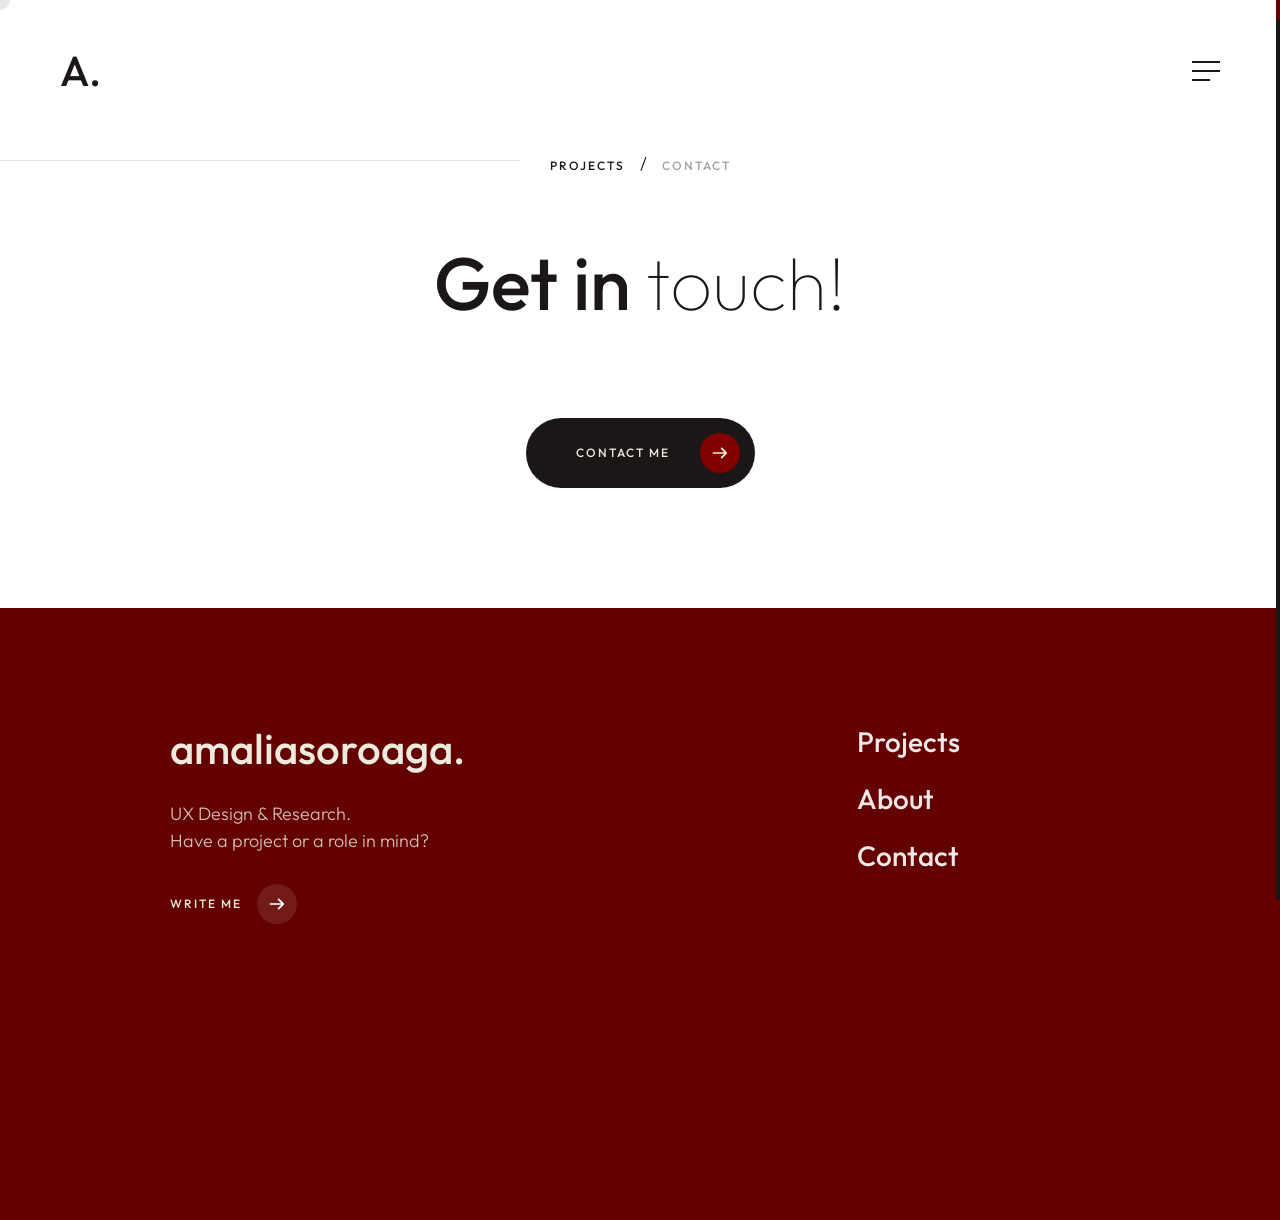
<file: contact.html>
<!DOCTYPE html>
<html lang="en">

<head>

    <meta charset="UTF-8">
    <meta name="viewport" content="width=device-width, initial-scale=1.0">
    <meta http-equiv="X-UA-Compatible" content="ie=edge">
    <meta name="description" content="Get in touch with Amalia Soroaga, UX designer and researcher.">

    <!-- bootstrap grid css -->
    <link rel="stylesheet" href="css/plugins/bootstrap-grid.css">
    <!-- font awesome css -->
    <link rel="stylesheet" href="css/plugins/font-awesome.min.css">
    <!-- swiper css -->
    <link rel="stylesheet" href="css/plugins/swiper.min.css">
    <!-- fancybox css -->
    <link rel="stylesheet" href="css/plugins/fancybox.min.css">
    <!-- ashley scss -->
    <link rel="stylesheet" href="css/style.css">
    <!-- page name -->
    <title>Contact – Amalia Soroaga</title>

</head>

<body>

    <!-- wrapper -->
    <div class="mil-wrapper" id="top">

        <!-- cursor -->
        <div class="mil-ball">
            <span class="mil-icon-1">
                <svg viewBox="0 0 128 128">
                    <path d="M106.1,41.9c-1.2-1.2-3.1-1.2-4.2,0c-1.2,1.2-1.2,3.1,0,4.2L116.8,61H11.2l14.9-14.9c1.2-1.2,1.2-3.1,0-4.2	c-1.2-1.2-3.1-1.2-4.2,0l-20,20c-1.2,1.2-1.2,3.1,0,4.2l20,20c0.6,0.6,1.4,0.9,2.1,0.9s1.5-0.3,2.1-0.9c1.2-1.2,1.2-3.1,0-4.2	L11.2,67h105.5l-14.9,14.9c-1.2,1.2-1.2,3.1,0,4.2c0.6,0.6,1.4,0.9,2.1,0.9s1.5-0.3,2.1-0.9l20-20c1.2-1.2,1.2-3.1,0-4.2L106.1,41.9	z" />
                </svg>
            </span>
            <div class="mil-more-text">More</div>
            <div class="mil-choose-text">Сhoose</div>
        </div>
        <!-- cursor end -->


        <!-- scrollbar progress -->
        <div class="mil-progress-track">
            <div class="mil-progress"></div>
        </div>
        <!-- scrollbar progress end -->

        <!-- menu -->
        <div class="mil-menu-frame">
            <!-- frame clone -->
            <div class="mil-frame-top">
                <a href="index.html" class="mil-logo">A.</a>
                <div class="mil-menu-btn" tabindex="0">
                    <span></span>
                </div>
            </div>
            <!-- frame clone end -->
            <div class="container">
                <div class="mil-menu-content">
                    <div class="row">
                        <div class="col-xl-5">

                            <nav class="mil-main-menu" id="swupMenu">
                                <ul>
                                    <li><a href="index.html#projects" tabindex="0">Projects</a></li>
                                    <li><a href="about.html" tabindex="0">About</a></li>
                                    <li class="mil-active"><a href="contact.html" tabindex="0">Contact</a></li>
                                </ul>
                            </nav>

                        </div>
                        <div class="col-xl-7">

                            <div class="mil-menu-right-frame">
                                <div class="mil-animation-in">
                                    <div class="mil-animation-frame">
                                        <div class="mil-animation mil-position-1 mil-scale" data-value-1="2" data-value-2="2"></div>
                                    </div>
                                </div>
                                <div class="mil-menu-right">
                                    <div class="row">
                                        <div class="col-lg-8 mil-mb-60">

                                            <h6 class="mil-muted mil-mb-30">Projects</h6>

                                            <ul class="mil-menu-list">
                                                <li><a href="project-hcd.html" class="mil-light-soft">Closing the UX Expectation Gap</a></li>
                                                <li><a href="project-2.html" class="mil-light-soft">Reporting on Instagram</a></li>
                                                <li><a href="project-3.html" class="mil-light-soft">Sustainable Sports Events</a></li>
                                                <li><a href="project-5.html" class="mil-light-soft">Bodique</a></li>
                                                <li><a href="project-6.html" class="mil-light-soft">Podologie Praxis</a></li>
                                                <li><a href="project-4.html" class="mil-light-soft">Memory Play</a></li>
                                            </ul>

                                        </div>
                                    </div>
                                    <div class="mil-divider mil-mb-60"></div>
                                    <div class="row justify-content-between">

                                        <div class="col-lg-6 mil-mb-60">

                                            <h6 class="mil-muted mil-mb-30">Germany</h6>

                                            <p class="mil-light-soft">Esslingen am Neckar, 73728<br><a href="mailto:amaliasoroaga@yahoo.com" class="mil-light-soft" data-no-swup>amaliasoroaga@yahoo.com</a></p>

                                        </div>
                                    </div>
                                </div>
                            </div>

                        </div>
                    </div>
                </div>
            </div>
        </div>
        <!-- menu -->

        <!-- curtain -->
        <div class="mil-curtain"></div>
        <!-- curtain end -->

        <!-- frame -->
        <div class="mil-frame">
            <div class="mil-frame-top">
                <a href="index.html" class="mil-logo">A.</a>
                <div class="mil-menu-btn" tabindex="0">
                    <span></span>
                </div>
            </div>
            <div class="mil-frame-bottom">
                <div class="mil-current-page"></div>
                <div class="mil-back-to-top">
                    <a href="#top" class="mil-link mil-dark mil-arrow-place">
                        <span>Back to top</span>
                    </a>
                </div>
            </div>
        </div>
        <!-- frame end -->

        <!-- content -->
        <div class="mil-content">
            <div id="swupMain" class="mil-main-transition">

                <!-- banner -->
                <div class="mil-inner-banner mil-p-0-30">
                    <div class="mil-banner-content mil-center mil-up">
                        <div class="container">
                            <ul class="mil-breadcrumbs mil-center mil-mb-60">
                                <li><a href="index.html">Projects</a></li>
                                <li><a href="contact.html">Contact</a></li>
                            </ul>
                            <h1 class="mil-mb-60">Get in <span class="mil-thin">touch!</span></h1>
                        </div>
                    </div>
                </div>
                <!-- banner end -->

                <!-- contact -->
                <section id="contact">
                    <div class="container mil-p-0-120 mil-center">
                        <div class="mil-up">
                            <a href="mailto:amaliasoroaga@yahoo.com" class="mil-button mil-arrow-place" data-no-swup><span>Contact me</span></a>
                        </div>
                    </div>
                </section>
                <!-- contact end -->

                <!-- footer -->
                <footer class="mil-dark-bg">
                    <div class="mi-invert-fix">
                        <div class="container mil-p-120-60">
                            <div class="row justify-content-between">
                                <div class="col-md-4 col-lg-4 mil-mb-60">

                                    <div class="mil-muted mil-logo mil-up mil-mb-30">amaliasoroaga.</div>

                                    <p class="mil-light-soft mil-up mil-mb-30">UX Design &amp; Research.<br>Have a project or a role in mind?</p>

                                    <div class="mil-up"><a href="mailto:amaliasoroaga@yahoo.com" class="mil-link mil-muted mil-arrow-place" data-no-swup><span>Write me</span></a></div>

                                </div>
                                <div class="col-md-7 col-lg-6">
                                    <div class="row justify-content-end">
                                        <div class="col-md-6 col-lg-7">

                                            <nav class="mil-footer-menu mil-mb-60">
                                                <ul>
                                                    <li class="mil-up">
                                                        <a href="index.html#projects">Projects</a>
                                                    </li>
                                                    <li class="mil-up">
                                                        <a href="about.html">About</a>
                                                    </li>
                                                    <li class="mil-up">
                                                        <a href="contact.html">Contact</a>
                                                    </li>
                                                </ul>
                                            </nav>

                                        </div>
                                    </div>
                                </div>
                            </div>

                            <div class="row justify-content-between flex-sm-row-reverse">
                                <div class="col-md-7 col-lg-6">

                                    <div class="row justify-content-between">

                                        <div class="col-md-6 col-lg-5 mil-mb-60">

                                            <h6 class="mil-muted mil-up mil-mb-30">Germany</h6>

                                            <p class="mil-light-soft mil-up">Esslingen am Neckar, 73728</p>

                                        </div>

                                    </div>

                                </div>
                                <div class="col-md-4 col-lg-6 mil-mb-60">

                                    <div class="mil-vert-between">
                                        <div class="mil-mb-30">
                                            <ul class="mil-social-icons mil-up">
                                                <li><a href="https://www.linkedin.com/in/amalia-elena-soroaga-b280b622a/" target="_blank" rel="noopener" class="social-icon" aria-label="LinkedIn" data-no-swup> <i class="fab fa-linkedin-in"></i></a></li>
                                                <li><a href="mailto:amaliasoroaga@yahoo.com" class="social-icon" aria-label="Email" data-no-swup> <i class="far fa-envelope"></i></a></li>
                                            </ul>
                                        </div>
                                        <p class="mil-light-soft mil-up">© Copyright 2026 - Amalia Soroaga. All Rights Reserved.</p>
                                    </div>

                                </div>
                            </div>
                        </div>
                    </div>
                </footer>
                <!-- footer end -->

                <!-- hidden elements -->
                <div class="mil-hidden-elements">
                    <div class="mil-dodecahedron">
                        <div class="mil-pentagon">
                            <div></div>
                            <div></div>
                            <div></div>
                            <div></div>
                            <div></div>
                        </div>
                        <div class="mil-pentagon">
                            <div></div>
                            <div></div>
                            <div></div>
                            <div></div>
                            <div></div>
                        </div>
                        <div class="mil-pentagon">
                            <div></div>
                            <div></div>
                            <div></div>
                            <div></div>
                            <div></div>
                        </div>
                        <div class="mil-pentagon">
                            <div></div>
                            <div></div>
                            <div></div>
                            <div></div>
                            <div></div>
                        </div>
                        <div class="mil-pentagon">
                            <div></div>
                            <div></div>
                            <div></div>
                            <div></div>
                            <div></div>
                        </div>
                        <div class="mil-pentagon">
                            <div></div>
                            <div></div>
                            <div></div>
                            <div></div>
                            <div></div>
                        </div>
                        <div class="mil-pentagon">
                            <div></div>
                            <div></div>
                            <div></div>
                            <div></div>
                            <div></div>
                        </div>
                        <div class="mil-pentagon">
                            <div></div>
                            <div></div>
                            <div></div>
                            <div></div>
                            <div></div>
                        </div>
                        <div class="mil-pentagon">
                            <div></div>
                            <div></div>
                            <div></div>
                            <div></div>
                            <div></div>
                        </div>
                        <div class="mil-pentagon">
                            <div></div>
                            <div></div>
                            <div></div>
                            <div></div>
                            <div></div>
                        </div>
                        <div class="mil-pentagon">
                            <div></div>
                            <div></div>
                            <div></div>
                            <div></div>
                            <div></div>
                        </div>
                        <div class="mil-pentagon">
                            <div></div>
                            <div></div>
                            <div></div>
                            <div></div>
                            <div></div>
                        </div>
                    </div>

                    <svg xmlns="http://www.w3.org/2000/svg" viewBox="0 0 24 24" class="mil-arrow">
                        <path d="M 14 5.3417969 C 13.744125 5.3417969 13.487969 5.4412187 13.292969 5.6367188 L 13.207031 5.7226562 C 12.816031 6.1136563 12.816031 6.7467188 13.207031 7.1367188 L 17.070312 11 L 4 11 C 3.448 11 3 11.448 3 12 C 3 12.552 3.448 13 4 13 L 17.070312 13 L 13.207031 16.863281 C 12.816031 17.254281 12.816031 17.887344 13.207031 18.277344 L 13.292969 18.363281 C 13.683969 18.754281 14.317031 18.754281 14.707031 18.363281 L 20.363281 12.707031 C 20.754281 12.316031 20.754281 11.682969 20.363281 11.292969 L 14.707031 5.6367188 C 14.511531 5.4412187 14.255875 5.3417969 14 5.3417969 z" />
                    </svg>

                    <svg width="250" viewBox="0 0 300 1404" fill="none" xmlns="http://www.w3.org/2000/svg" class="mil-lines">
                        <path fill-rule="evenodd" clip-rule="evenodd" d="M1 892L1 941H299V892C299 809.71 232.29 743 150 743C67.7096 743 1 809.71 1 892ZM0 942H300V892C300 809.157 232.843 742 150 742C67.1573 742 0 809.157 0 892L0 942Z" class="mil-move" />
                        <path fill-rule="evenodd" clip-rule="evenodd" d="M299 146V97L1 97V146C1 228.29 67.7096 295 150 295C232.29 295 299 228.29 299 146ZM300 96L0 96V146C0 228.843 67.1573 296 150 296C232.843 296 300 228.843 300 146V96Z" class="mil-move" />
                        <path fill-rule="evenodd" clip-rule="evenodd" d="M299 1H1V1403H299V1ZM0 0V1404H300V0H0Z" />
                        <path fill-rule="evenodd" clip-rule="evenodd" d="M150 -4.37115e-08L150 1404L149 1404L149 0L150 -4.37115e-08Z" />
                        <path fill-rule="evenodd" clip-rule="evenodd" d="M150 1324C232.29 1324 299 1257.29 299 1175C299 1092.71 232.29 1026 150 1026C67.7096 1026 1 1092.71 1 1175C1 1257.29 67.7096 1324 150 1324ZM150 1325C232.843 1325 300 1257.84 300 1175C300 1092.16 232.843 1025 150 1025C67.1573 1025 0 1092.16 0 1175C0 1257.84 67.1573 1325 150 1325Z" class="mil-move" />
                        <path fill-rule="evenodd" clip-rule="evenodd" d="M300 1175H0V1174H300V1175Z" class="mil-move" />
                        <path fill-rule="evenodd" clip-rule="evenodd" d="M150 678C232.29 678 299 611.29 299 529C299 446.71 232.29 380 150 380C67.7096 380 1 446.71 1 529C1 611.29 67.7096 678 150 678ZM150 679C232.843 679 300 611.843 300 529C300 446.157 232.843 379 150 379C67.1573 379 0 446.157 0 529C0 611.843 67.1573 679 150 679Z" class="mil-move" />
                        <path fill-rule="evenodd" clip-rule="evenodd" d="M299 380H1V678H299V380ZM0 379V679H300V379H0Z" class="mil-move" />
                    </svg>
                </div>
                <!-- hidden elements end -->

            </div>
        </div>
        <!-- content -->
    </div>
    <!-- wrapper end -->

    <!-- jQuery js -->
    <script src="js/plugins/jquery.min.js"></script>
    <!-- swup js -->
    <script src="js/plugins/swup.min.js"></script>
    <!-- swiper js -->
    <script src="js/plugins/swiper.min.js"></script>
    <!-- fancybox js -->
    <script src="js/plugins/fancybox.min.js"></script>
    <!-- gsap js -->
    <script src="js/plugins/gsap.min.js"></script>
    <!-- scroll smoother -->
    <script src="js/plugins/smooth-scroll.js"></script>
    <!-- scroll trigger js -->
    <script src="js/plugins/ScrollTrigger.min.js"></script>
    <!-- scroll to js -->
    <script src="js/plugins/ScrollTo.min.js"></script>
    <!-- ashley js -->
    <script src="js/main.js"></script>

</body>

</html>
</file>
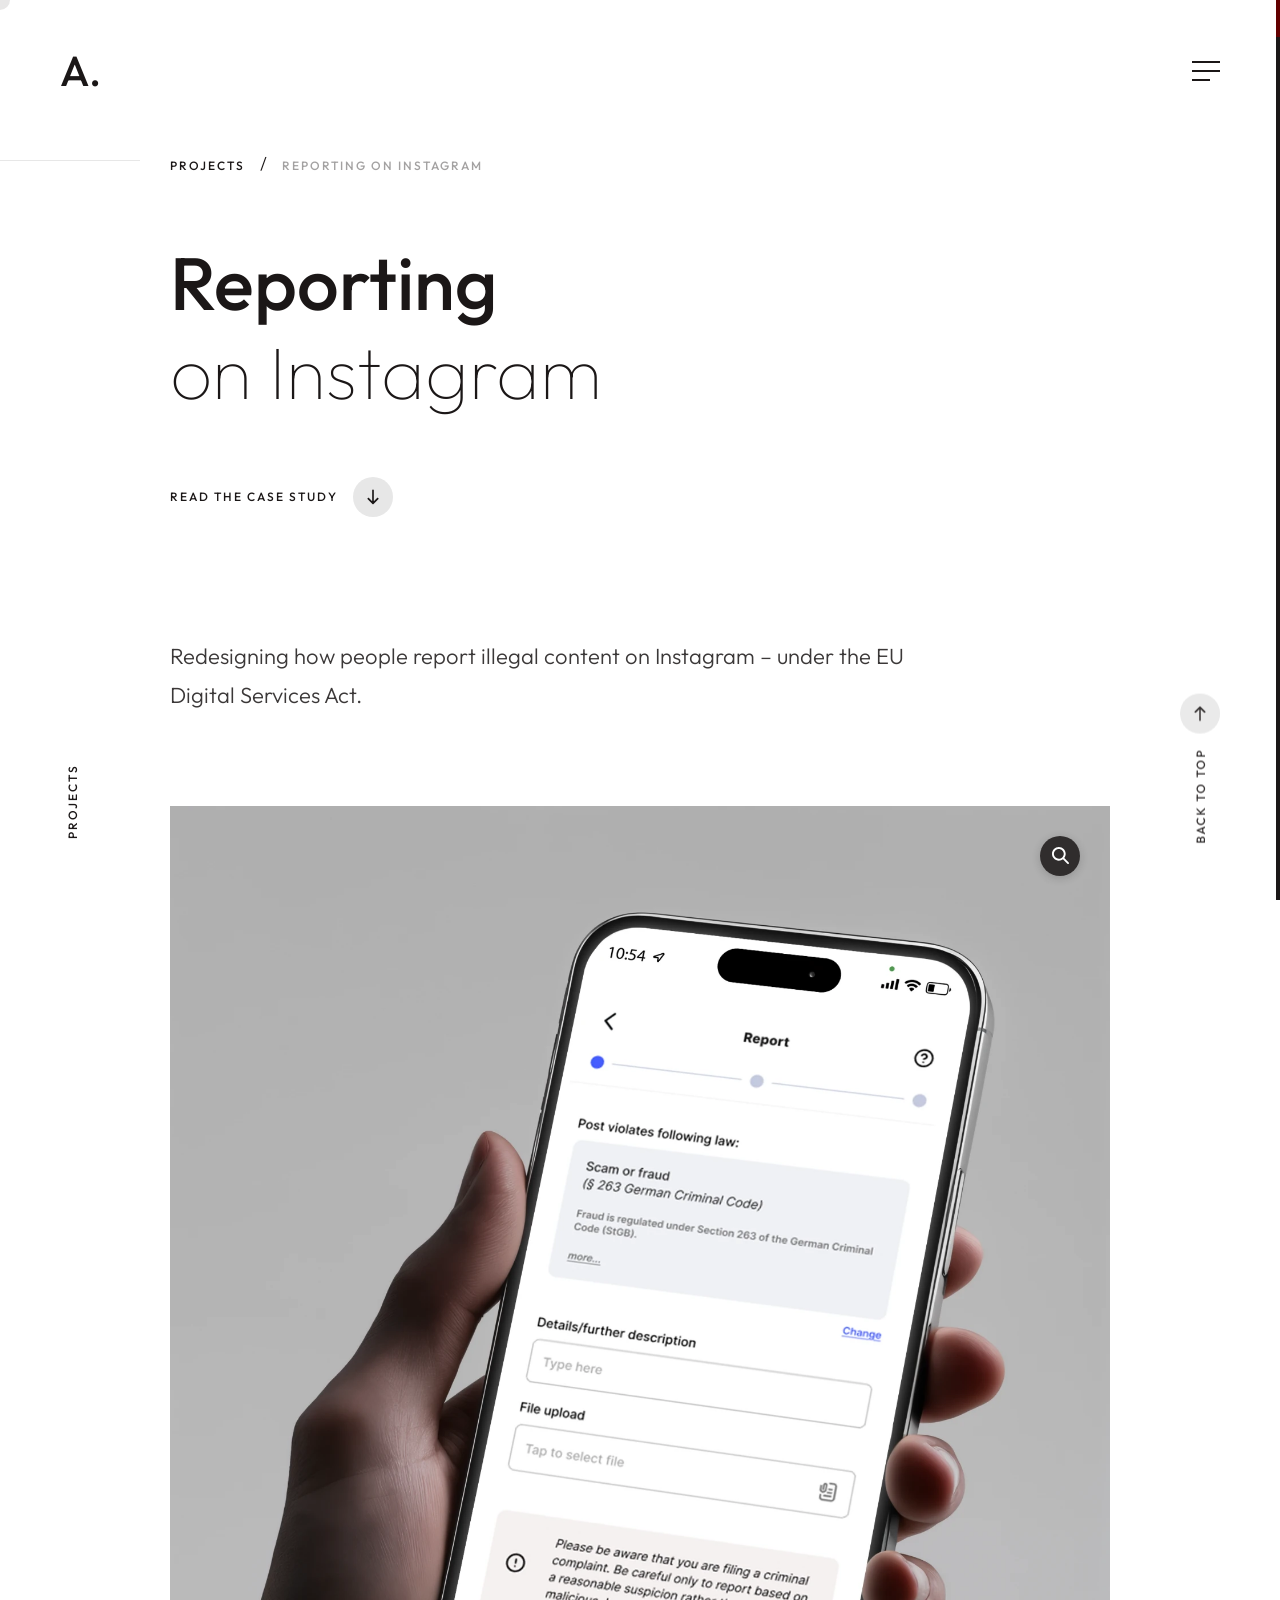
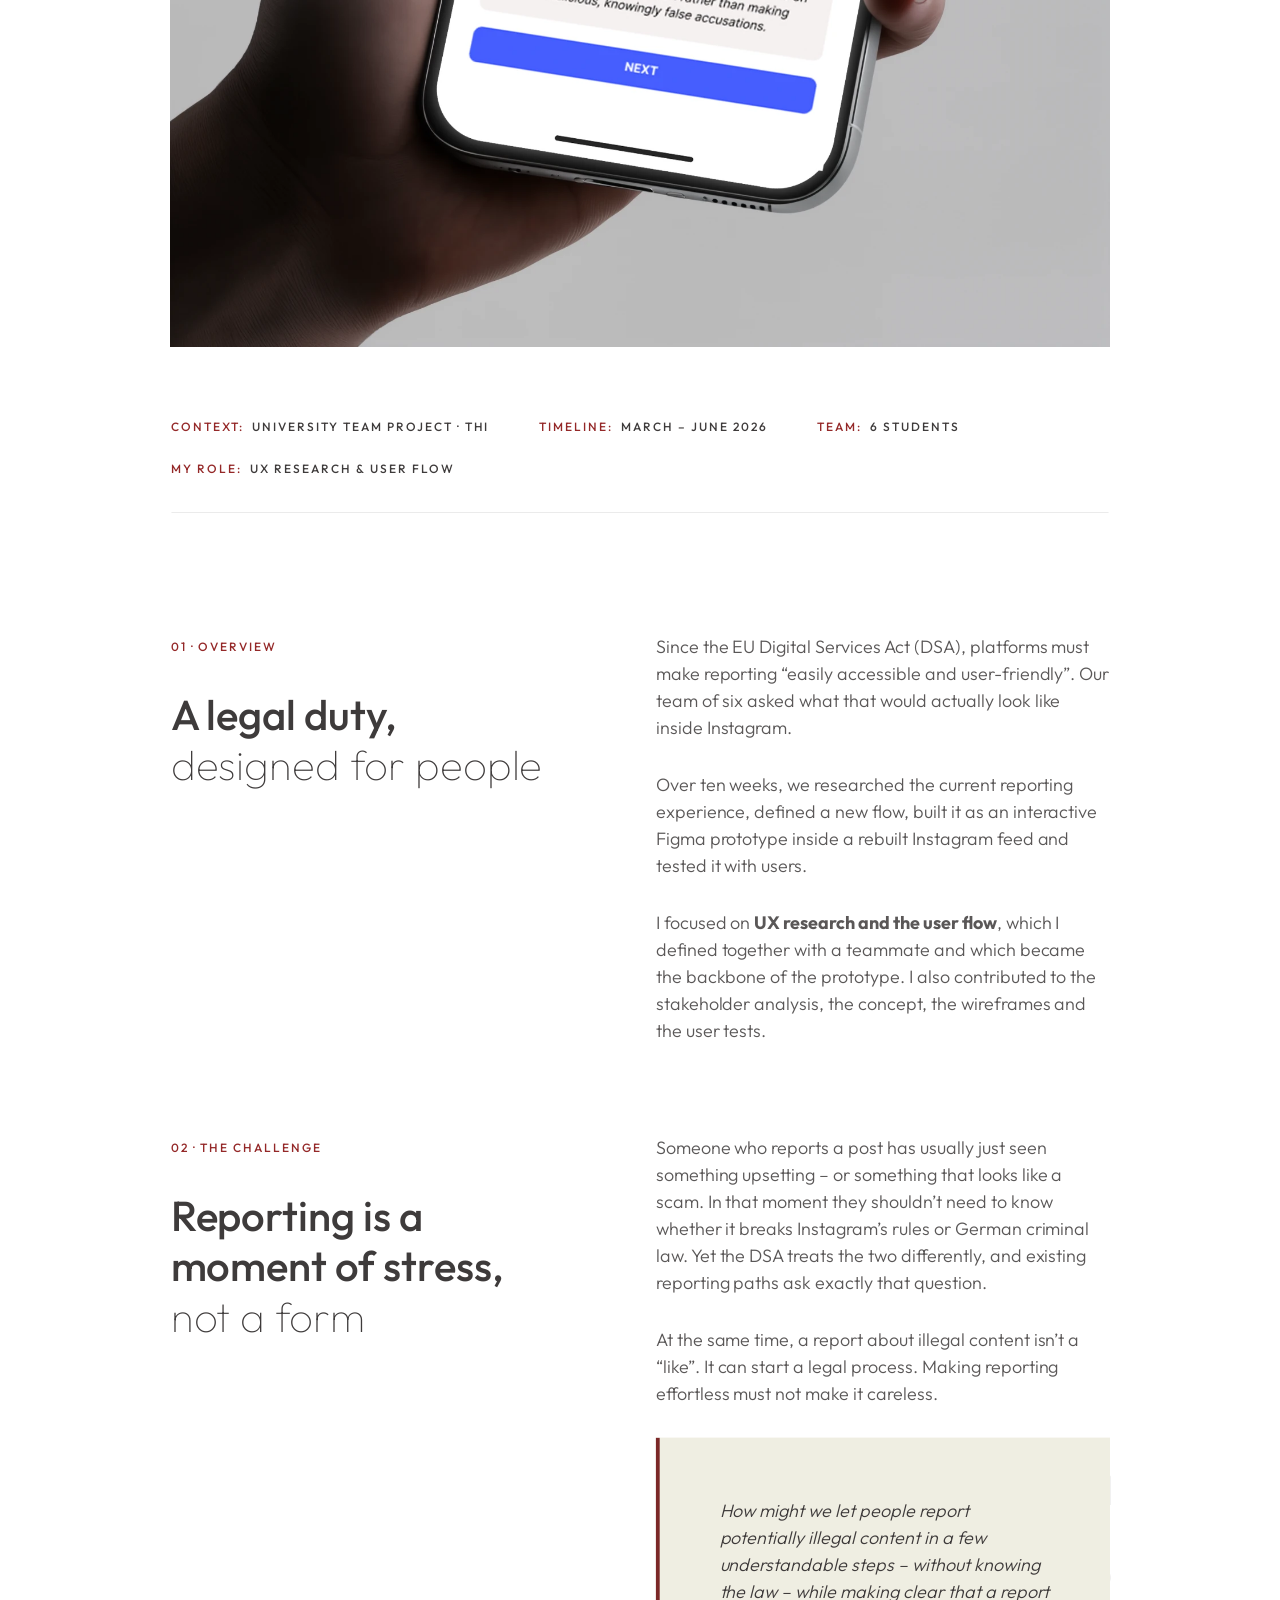
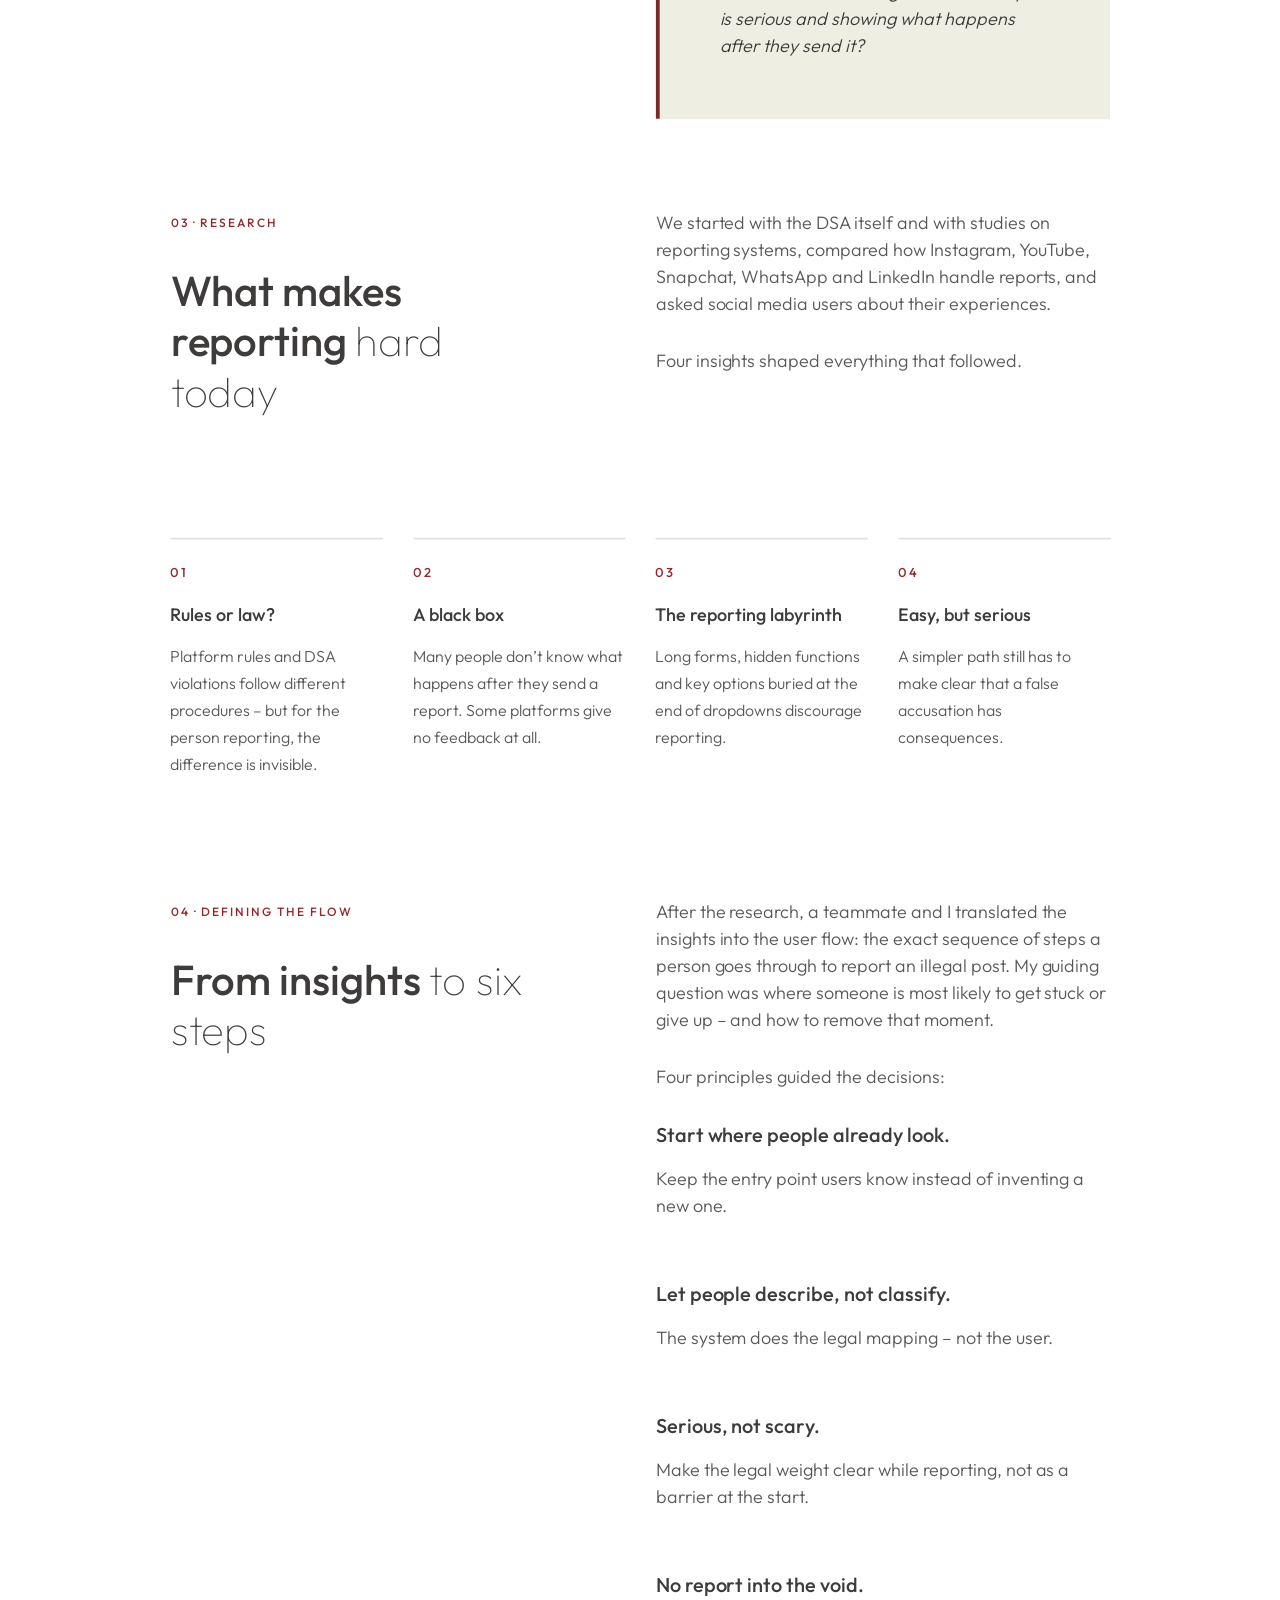
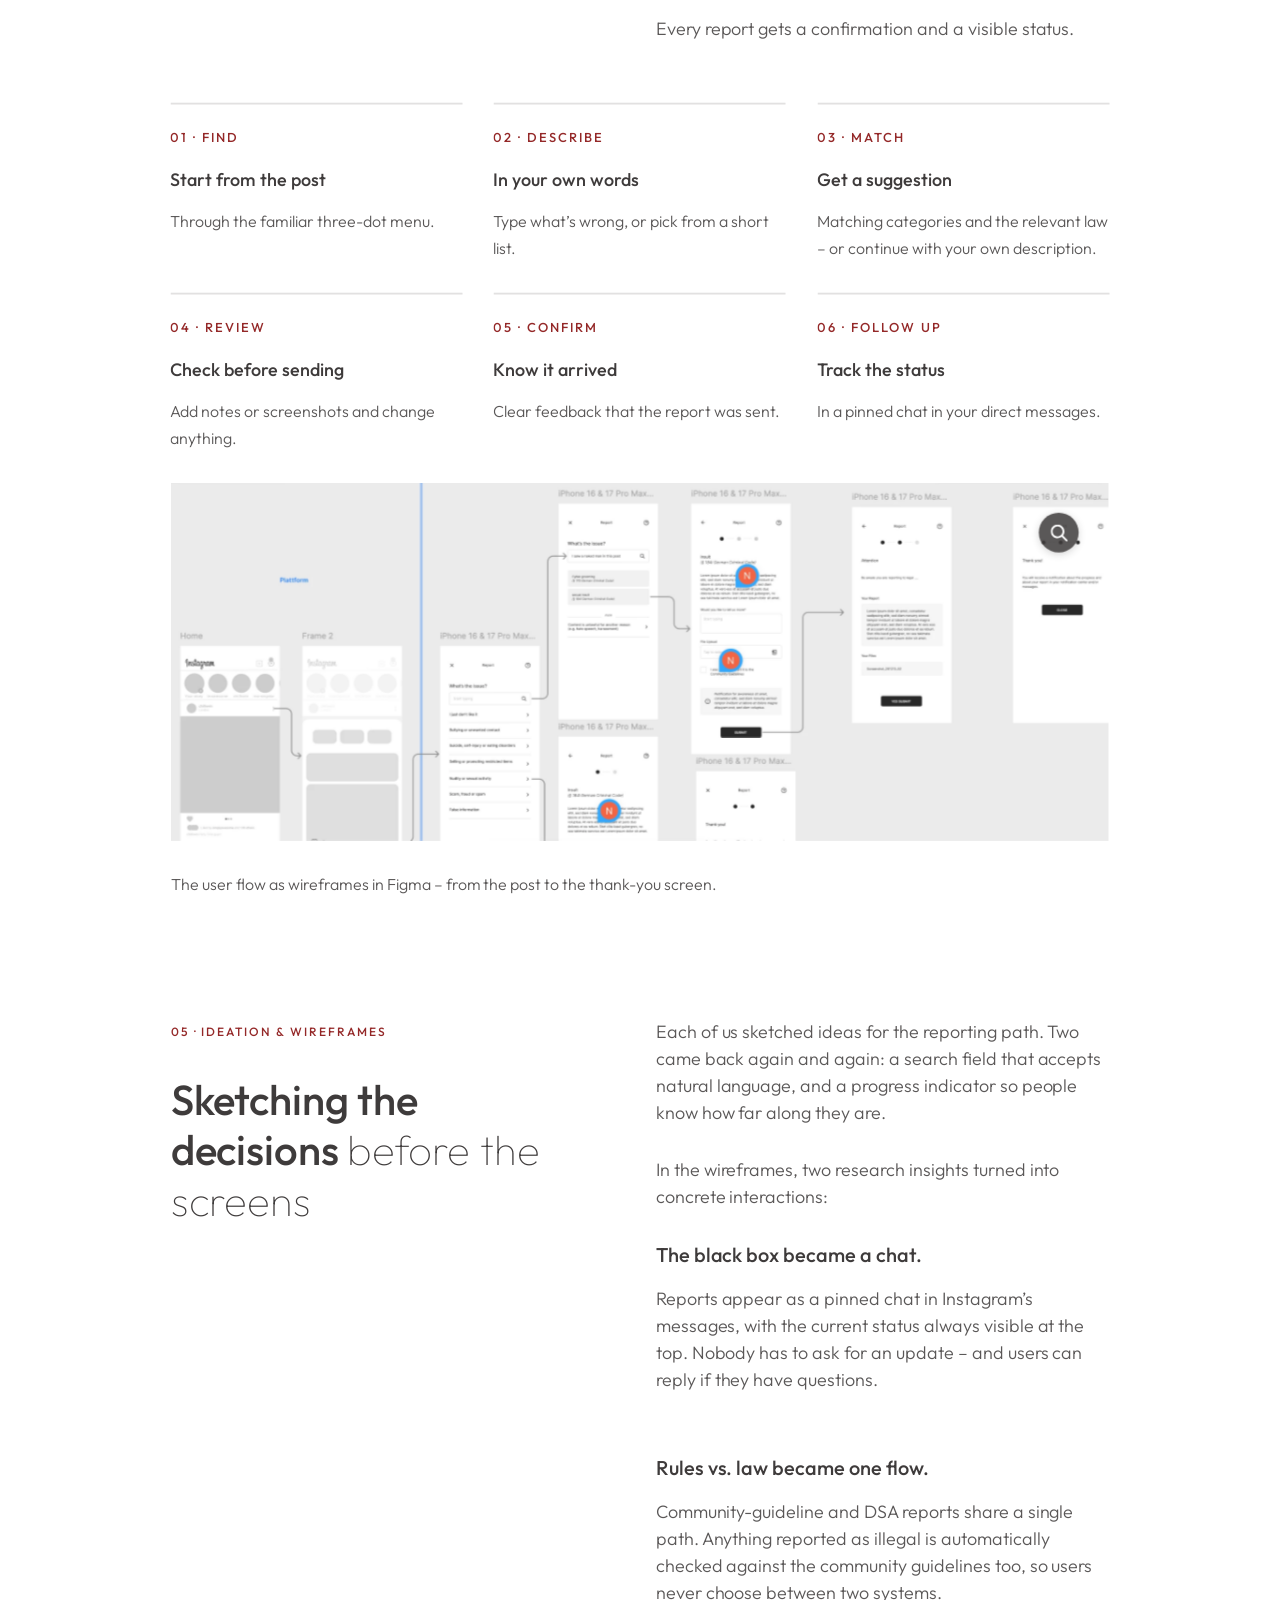
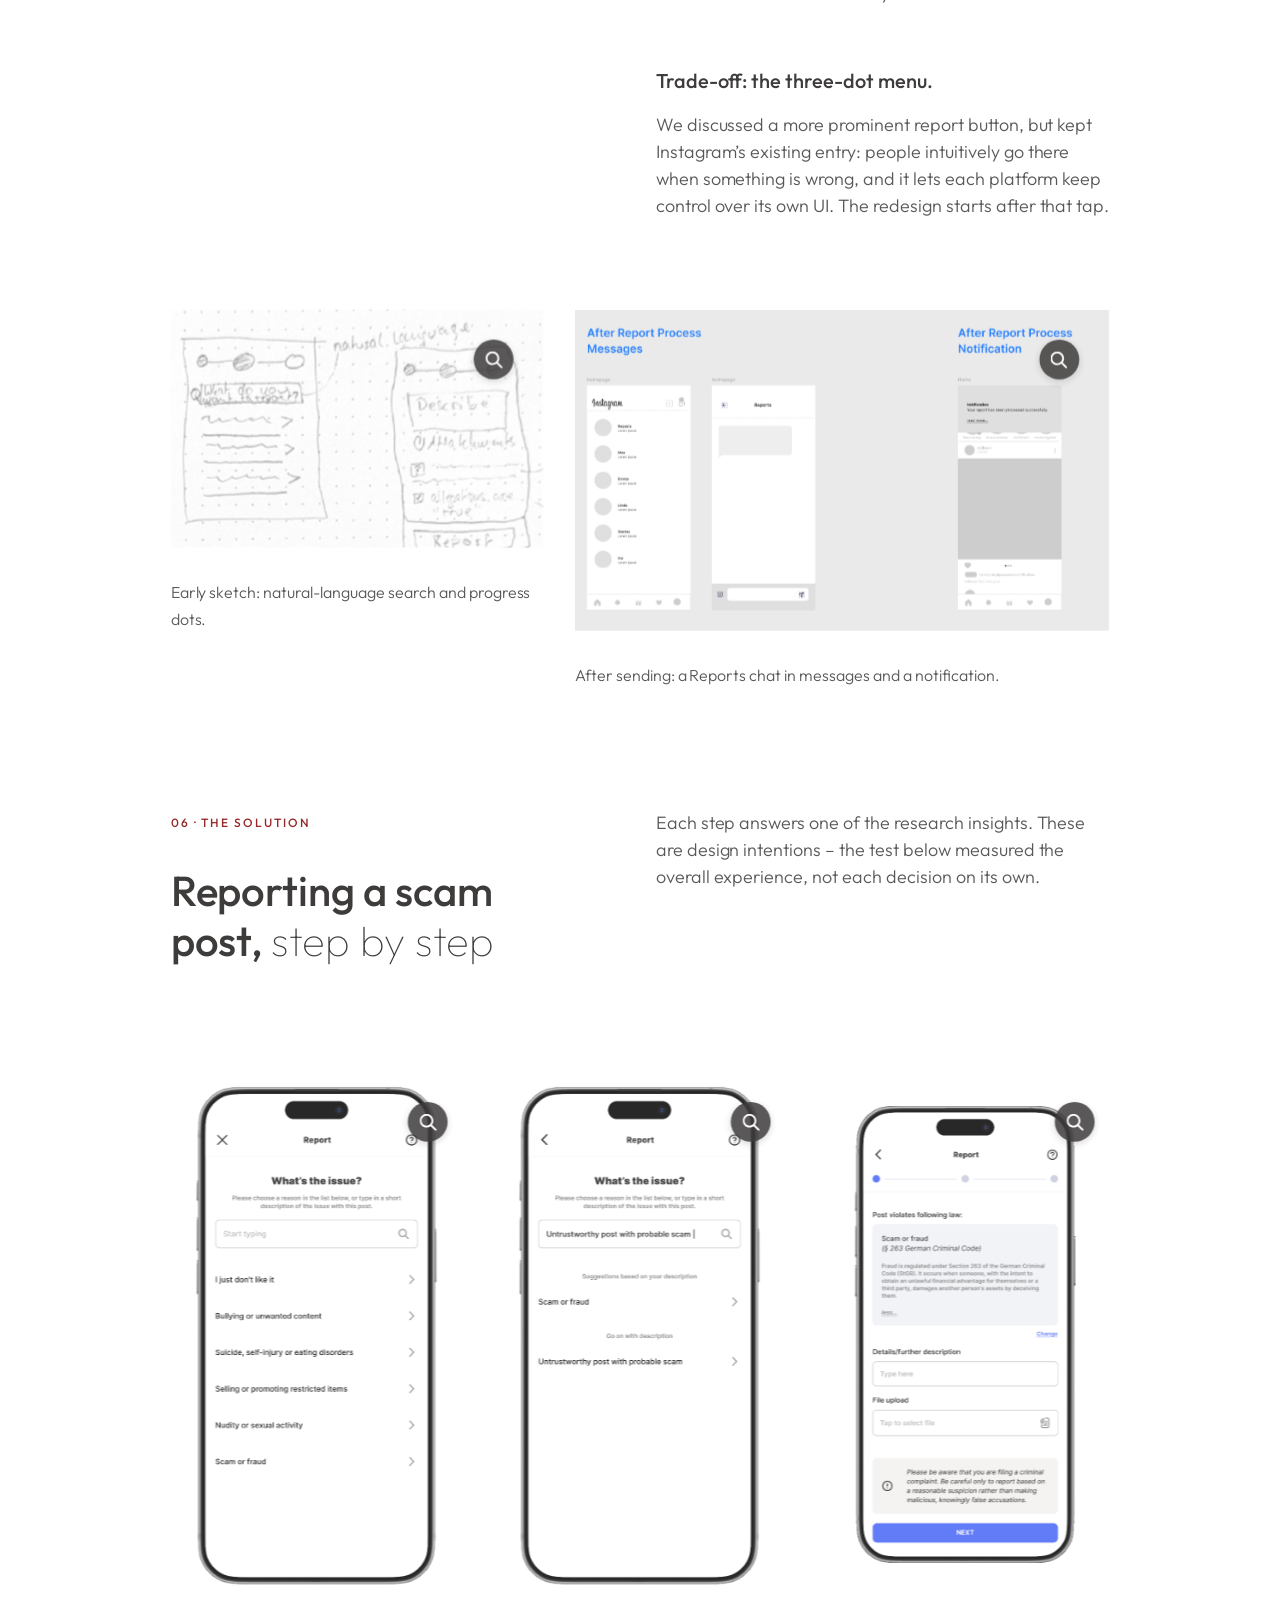
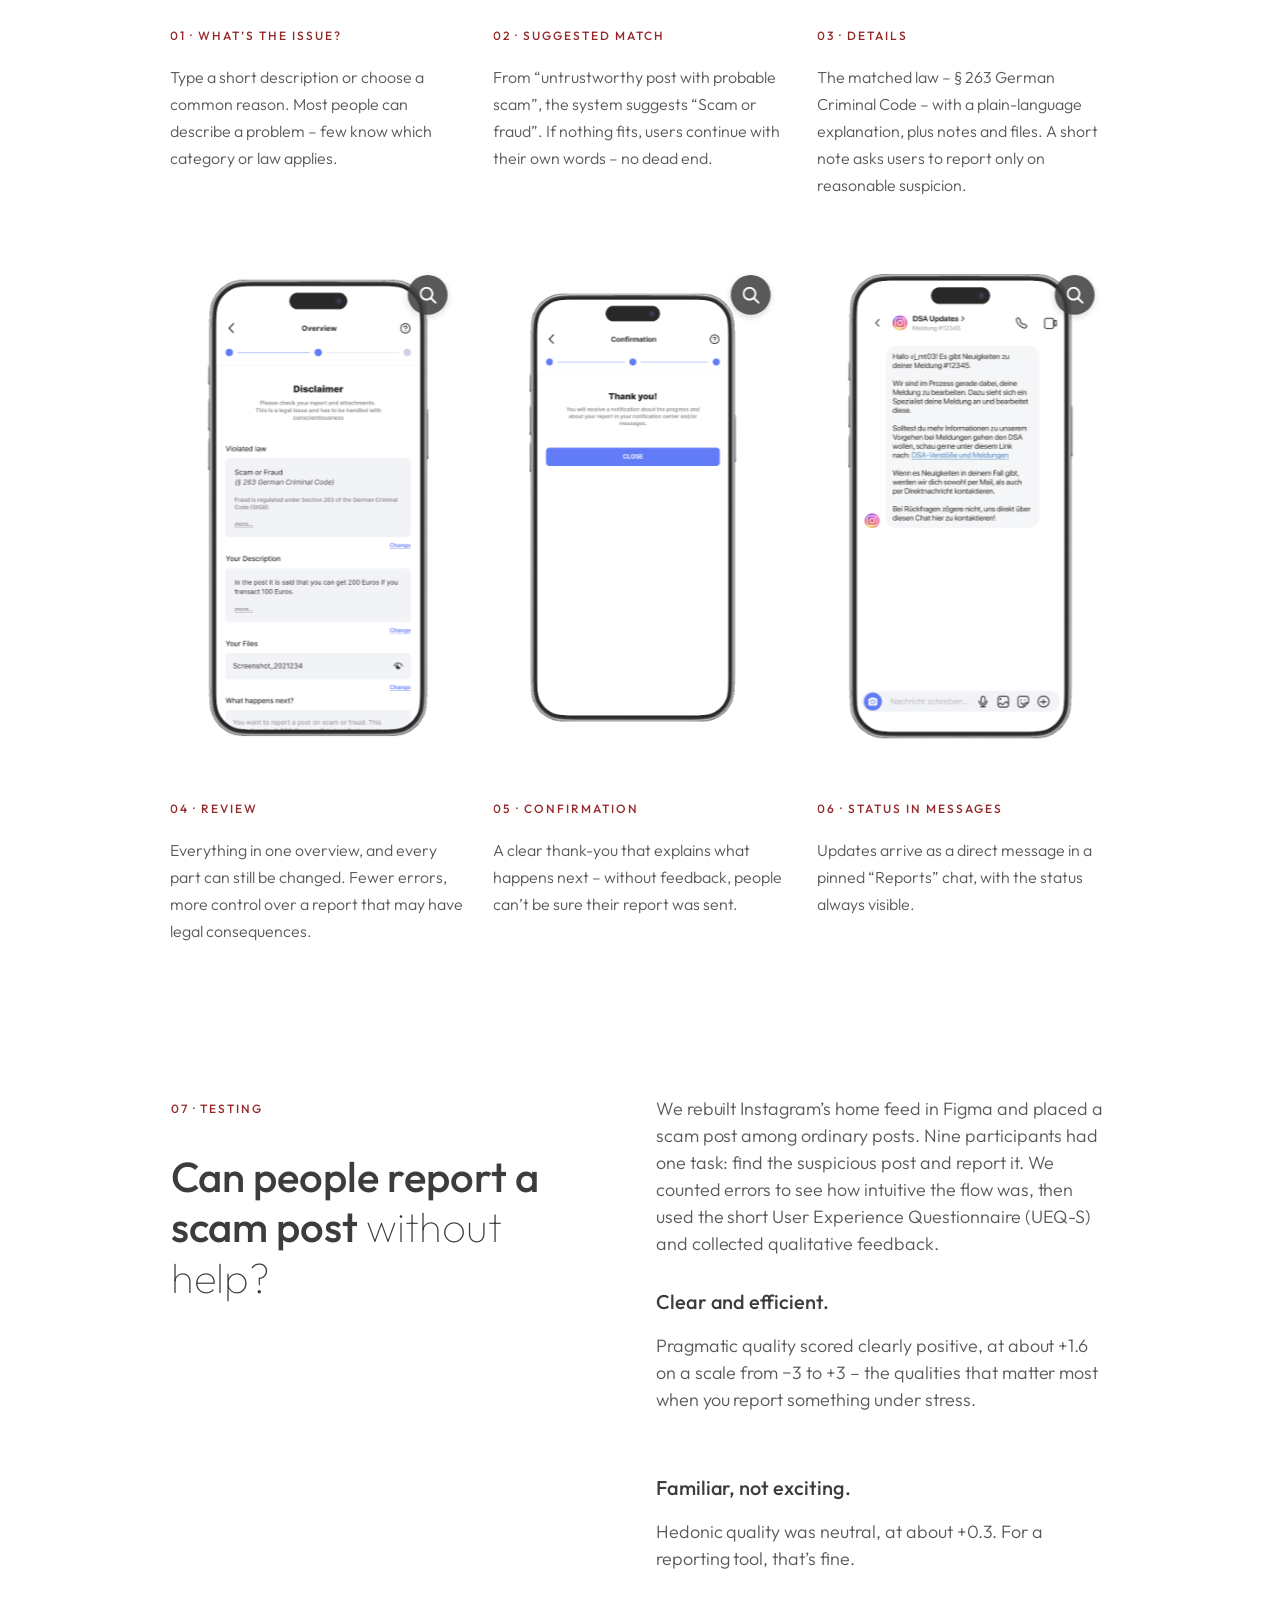
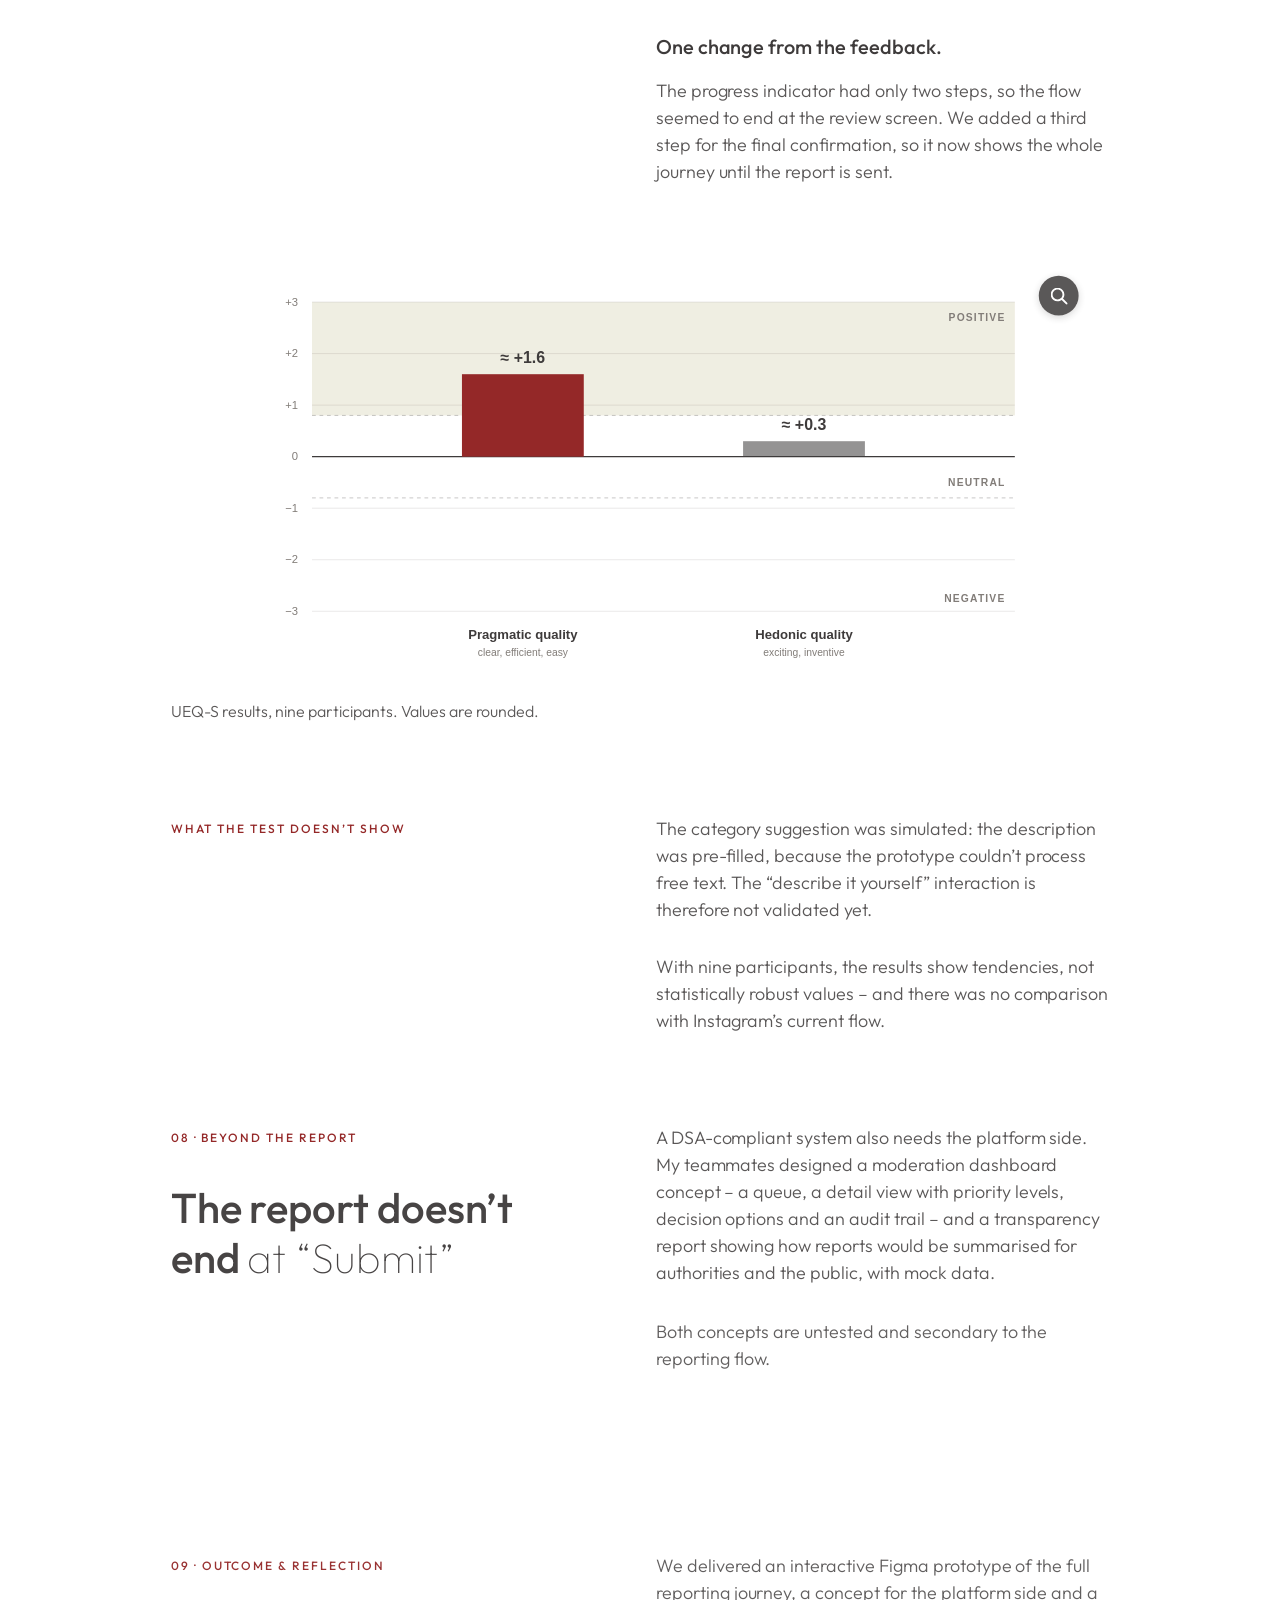
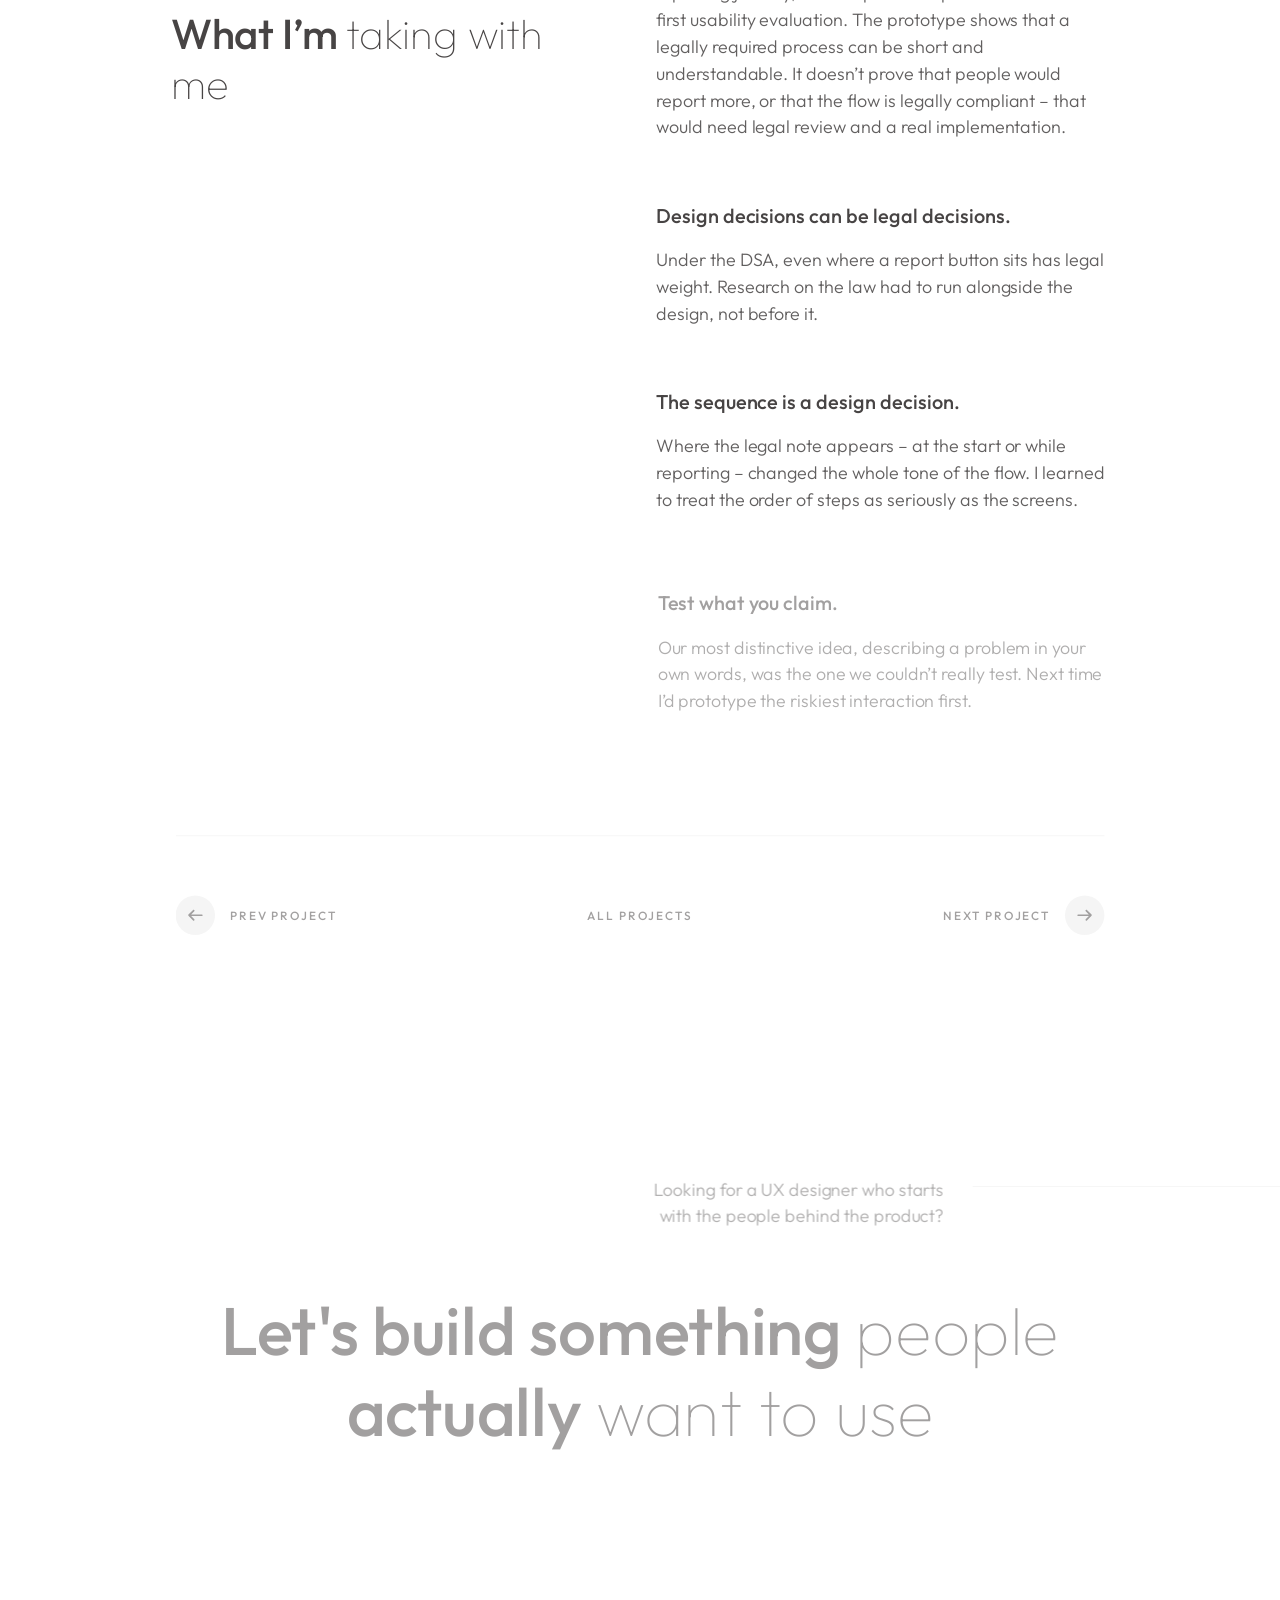
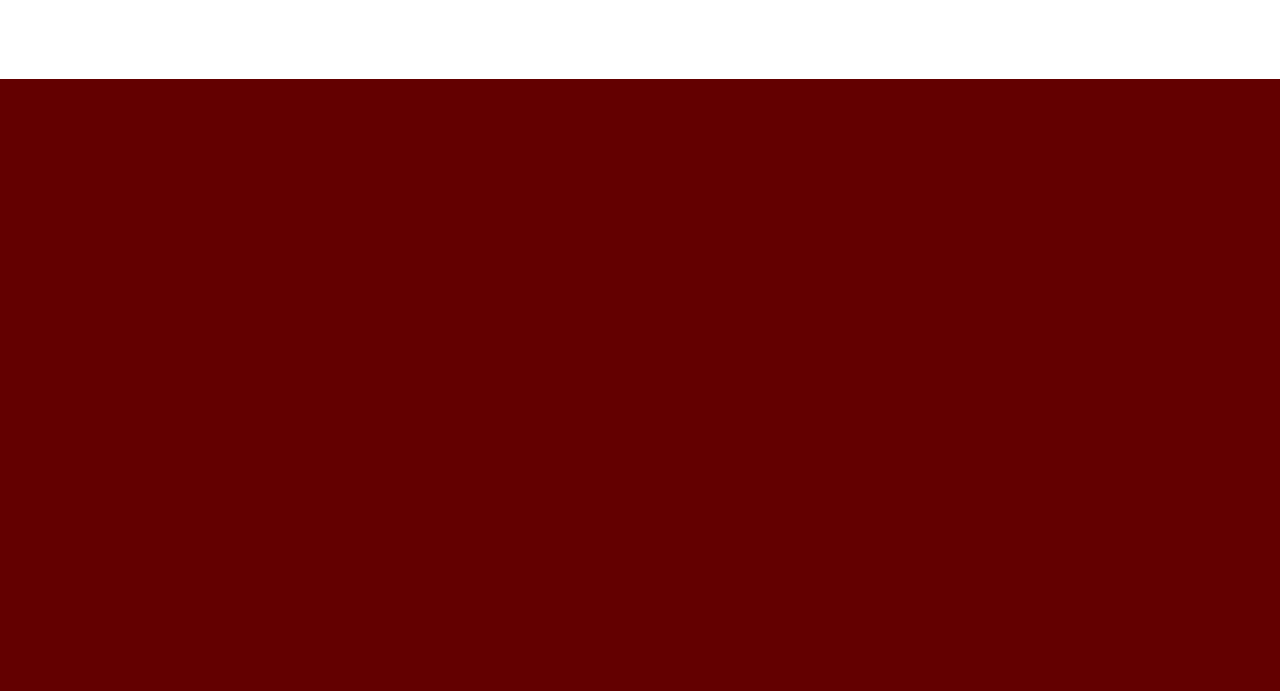
<file: project-2.html>
<!DOCTYPE html>
<html lang="en">

<head>

    <meta charset="UTF-8">
    <meta name="viewport" content="width=device-width, initial-scale=1.0">
    <meta http-equiv="X-UA-Compatible" content="ie=edge">
    <meta name="description" content="A redesigned, DSA-compliant reporting flow for Instagram. Team project at THI.">

    <!-- bootstrap grid css -->
    <link rel="stylesheet" href="css/plugins/bootstrap-grid.css">
    <!-- font awesome css -->
    <link rel="stylesheet" href="css/plugins/font-awesome.min.css">
    <!-- swiper css -->
    <link rel="stylesheet" href="css/plugins/swiper.min.css">
    <!-- fancybox css -->
    <link rel="stylesheet" href="css/plugins/fancybox.min.css">
    <!-- ashley scss -->
    <link rel="stylesheet" href="css/style.css">
    <!-- page name -->
    <title>Reporting on Instagram – Amalia Soroaga</title>

</head>

<body>

    <!-- wrapper -->
    <div class="mil-wrapper" id="top">

        <!-- cursor -->
        <div class="mil-ball">
            <span class="mil-icon-1">
                <svg viewBox="0 0 128 128">
                    <path d="M106.1,41.9c-1.2-1.2-3.1-1.2-4.2,0c-1.2,1.2-1.2,3.1,0,4.2L116.8,61H11.2l14.9-14.9c1.2-1.2,1.2-3.1,0-4.2	c-1.2-1.2-3.1-1.2-4.2,0l-20,20c-1.2,1.2-1.2,3.1,0,4.2l20,20c0.6,0.6,1.4,0.9,2.1,0.9s1.5-0.3,2.1-0.9c1.2-1.2,1.2-3.1,0-4.2	L11.2,67h105.5l-14.9,14.9c-1.2,1.2-1.2,3.1,0,4.2c0.6,0.6,1.4,0.9,2.1,0.9s1.5-0.3,2.1-0.9l20-20c1.2-1.2,1.2-3.1,0-4.2L106.1,41.9	z" />
                </svg>
            </span>
            <div class="mil-more-text">More</div>
            <div class="mil-choose-text">Сhoose</div>
        </div>
        <!-- cursor end -->


        <!-- scrollbar progress -->
        <div class="mil-progress-track">
            <div class="mil-progress"></div>
        </div>
        <!-- scrollbar progress end -->

        <!-- menu -->
        <div class="mil-menu-frame">
            <!-- frame clone -->
            <div class="mil-frame-top">
                <a href="index.html" class="mil-logo">A.</a>
                <div class="mil-menu-btn" tabindex="0">
                    <span></span>
                </div>
            </div>
            <!-- frame clone end -->
            <div class="container">
                <div class="mil-menu-content">
                    <div class="row">
                        <div class="col-xl-5">

                            <nav class="mil-main-menu" id="swupMenu">
                                <ul>
                                    <li class="mil-active"><a href="index.html#projects" tabindex="0">Projects</a></li>
                                    <li><a href="about.html" tabindex="0">About</a></li>
                                    <li><a href="contact.html" tabindex="0">Contact</a></li>
                                </ul>
                            </nav>

                        </div>
                        <div class="col-xl-7">

                            <div class="mil-menu-right-frame">
                                <div class="mil-animation-in">
                                    <div class="mil-animation-frame">
                                        <div class="mil-animation mil-position-1 mil-scale" data-value-1="2" data-value-2="2"></div>
                                    </div>
                                </div>
                                <div class="mil-menu-right">
                                    <div class="row">
                                        <div class="col-lg-8 mil-mb-60">

                                            <h6 class="mil-muted mil-mb-30">Projects</h6>

                                            <ul class="mil-menu-list">
                                                <li><a href="project-hcd.html" class="mil-light-soft">Closing the UX Expectation Gap</a></li>
                                                <li><a href="project-2.html" class="mil-light-soft">Reporting on Instagram</a></li>
                                                <li><a href="project-3.html" class="mil-light-soft">Sustainable Sports Events</a></li>
                                                <li><a href="project-5.html" class="mil-light-soft">Bodique</a></li>
                                                <li><a href="project-6.html" class="mil-light-soft">Podologie Praxis</a></li>
                                                <li><a href="project-4.html" class="mil-light-soft">Memory Play</a></li>
                                            </ul>

                                        </div>
                                    </div>
                                    <div class="mil-divider mil-mb-60"></div>
                                    <div class="row justify-content-between">

                                        <div class="col-lg-6 mil-mb-60">

                                            <h6 class="mil-muted mil-mb-30">Germany</h6>

                                            <p class="mil-light-soft">Esslingen am Neckar, 73728<br><a href="mailto:amaliasoroaga@yahoo.com" class="mil-light-soft" data-no-swup>amaliasoroaga@yahoo.com</a></p>

                                        </div>
                                    </div>
                                </div>
                            </div>

                        </div>
                    </div>
                </div>
            </div>
        </div>
        <!-- menu -->

        <!-- curtain -->
        <div class="mil-curtain"></div>
        <!-- curtain end -->

        <!-- frame -->
        <div class="mil-frame">
            <div class="mil-frame-top">
                <a href="index.html" class="mil-logo">A.</a>
                <div class="mil-menu-btn" tabindex="0">
                    <span></span>
                </div>
            </div>
            <div class="mil-frame-bottom">
                <div class="mil-current-page"></div>
                <div class="mil-back-to-top">
                    <a href="#top" class="mil-link mil-dark mil-arrow-place">
                        <span>Back to top</span>
                    </a>
                </div>
            </div>
        </div>
        <!-- frame end -->

        <!-- content -->
        <div class="mil-content">
            <div id="swupMain" class="mil-main-transition">

                <!-- banner -->
                <div class="mil-inner-banner">
                    <div class="mil-banner-content mil-up">
                        <div class="mil-animation-frame">
                            <div class="mil-animation mil-position-4 mil-dark mil-scale" data-value-1="6" data-value-2="1.4"></div>
                        </div>
                        <div class="container">
                            <ul class="mil-breadcrumbs mil-mb-60">
                                <li><a href="index.html#projects">Projects</a></li>
                                <li><a href="project-2.html">Reporting on Instagram</a></li>
                            </ul>
                            <h1 class="mil-mb-60">Reporting <br><span class="mil-thin">on Instagram</span></h1>
                            <a href="#project" class="mil-link mil-dark mil-arrow-place mil-down-arrow">
                                <span>Read the case study</span>
                            </a>
                        </div>
                    </div>
                </div>
                <!-- banner end -->

                <!-- project -->
                <section class="mil-p-120-0">
                    <div class="container mil-p-0-120" id="project">

                        <div class="row mil-mb-90">
                            <div class="col-lg-10">
                                <p class="mil-text-xl mil-up">Redesigning how people report illegal content on Instagram – under the EU Digital Services Act.</p>
                            </div>
                        </div>

                                    <div class="mil-image-frame mil-horizontal mil-up mil-mb-30" style="padding-bottom: 121.43%;">
                                        <img src="img/dsa/cover-phone.webp" alt="Hand holding a phone showing the Instagram report flow: the selected law, a description field, file upload and a warning about false reports." style="object-fit: contain;">
                                        <a data-fancybox="gallery" data-no-swup href="img/dsa/cover-phone.webp" class="mil-zoom-btn">
                                            <img src="img/icons/zoom.svg" alt="zoom">
                                        </a>
                                    </div>

                        <div class="mil-info mil-up">
                            <div>Context: &nbsp;<span class="mil-dark">University team project · THI</span></div>
                            <div>Timeline: &nbsp;<span class="mil-dark">March – June 2026</span></div>
                            <div>Team: &nbsp;<span class="mil-dark">6 students</span></div>
                            <div>My role: &nbsp;<span class="mil-dark">UX research &amp; user flow</span></div>
                        </div>

                        <div class="mil-p-120-0">

                            <div class="row justify-content-between mil-p-0-90">
                                <div class="col-lg-5">
                                    <p class="mil-upper mil-accent mil-up mil-mb-30">01 · Overview</p>
                                    <h3 class="mil-up mil-mb-60">A legal duty, <span class="mil-thin">designed for people</span></h3>
                                </div>
                                <div class="col-lg-6">
                                    <p class="mil-up mil-mb-30">Since the EU Digital Services Act (DSA), platforms must make reporting “easily accessible and user-friendly”. Our team of six asked what that would actually look like inside Instagram.</p>
                                    <p class="mil-up mil-mb-30">Over ten weeks, we researched the current reporting experience, defined a new flow, built it as an interactive Figma prototype inside a rebuilt Instagram feed and tested it with users.</p>
                                    <p class="mil-up ">I focused on <strong>UX research and the user flow</strong>, which I defined together with a teammate and which became the backbone of the prototype. I also contributed to the stakeholder analysis, the concept, the wireframes and the user tests.</p>
                                </div>
                            </div>


                            <div class="row justify-content-between mil-p-0-90">
                                <div class="col-lg-5">
                                    <p class="mil-upper mil-accent mil-up mil-mb-30">02 · The challenge</p>
                                    <h3 class="mil-up mil-mb-60">Reporting is a moment of stress, <span class="mil-thin">not a form</span></h3>
                                </div>
                                <div class="col-lg-6">
                                    <p class="mil-up mil-mb-30">Someone who reports a post has usually just seen something upsetting – or something that looks like a scam. In that moment they shouldn’t need to know whether it breaks Instagram’s rules or German criminal law. Yet the DSA treats the two differently, and existing reporting paths ask exactly that question.</p>
                                    <p class="mil-up mil-mb-30">At the same time, a report about illegal content isn’t a “like”. It can start a legal process. Making reporting effortless must not make it careless.</p>
                                    <blockquote class="mil-up">How might we let people report potentially illegal content in a few understandable steps – without knowing the law – while making clear that a report is serious and showing what happens after they send it?</blockquote>
                                </div>
                            </div>


                            <div class="row justify-content-between mil-p-0-60">
                                <div class="col-lg-5">
                                    <p class="mil-upper mil-accent mil-up mil-mb-30">03 · Research</p>
                                    <h3 class="mil-up mil-mb-60">What makes reporting <span class="mil-thin">hard today</span></h3>
                                </div>
                                <div class="col-lg-6">
                                    <p class="mil-up mil-mb-30">We started with the DSA itself and with studies on reporting systems, compared how Instagram, YouTube, Snapchat, WhatsApp and LinkedIn handle reports, and asked social media users about their experiences.</p>
                                    <p class="mil-up ">Four insights shaped everything that followed.</p>
                                </div>
                            </div>


                            <div class="row">
                                <div class="col-md-6 col-lg-3 mil-mb-30">
                                    <div class="mil-theme mil-up">
                                        <p class="mil-theme-num mil-accent">01</p>
                                        <h6 class="mil-mb-15">Rules or law?</h6>
                                        <p class="mil-text-sm">Platform rules and DSA violations follow different procedures – but for the person reporting, the difference is invisible.</p>
                                    </div>
                                </div>
                                <div class="col-md-6 col-lg-3 mil-mb-30">
                                    <div class="mil-theme mil-up">
                                        <p class="mil-theme-num mil-accent">02</p>
                                        <h6 class="mil-mb-15">A black box</h6>
                                        <p class="mil-text-sm">Many people don’t know what happens after they send a report. Some platforms give no feedback at all.</p>
                                    </div>
                                </div>
                                <div class="col-md-6 col-lg-3 mil-mb-30">
                                    <div class="mil-theme mil-up">
                                        <p class="mil-theme-num mil-accent">03</p>
                                        <h6 class="mil-mb-15">The reporting labyrinth</h6>
                                        <p class="mil-text-sm">Long forms, hidden functions and key options buried at the end of dropdowns discourage reporting.</p>
                                    </div>
                                </div>
                                <div class="col-md-6 col-lg-3 mil-mb-30">
                                    <div class="mil-theme mil-up">
                                        <p class="mil-theme-num mil-accent">04</p>
                                        <h6 class="mil-mb-15">Easy, but serious</h6>
                                        <p class="mil-text-sm">A simpler path still has to make clear that a false accusation has consequences.</p>
                                    </div>
                                </div>
                            </div>


                            <div class="row justify-content-between mil-p-90-60">
                                <div class="col-lg-5">
                                    <p class="mil-upper mil-accent mil-up mil-mb-30">04 · Defining the flow</p>
                                    <h3 class="mil-up mil-mb-60">From insights <span class="mil-thin">to six steps</span></h3>
                                </div>
                                <div class="col-lg-6">
                                    <p class="mil-up mil-mb-30">After the research, a teammate and I translated the insights into the user flow: the exact sequence of steps a person goes through to report an illegal post. My guiding question was where someone is most likely to get stuck or give up – and how to remove that moment.</p>
                                    <p class="mil-up mil-mb-30">Four principles guided the decisions:</p>
                                    <h5 class="mil-up mil-mb-15">Start where people already look.</h5>
                                    <p class="mil-up mil-mb-60">Keep the entry point users know instead of inventing a new one.</p>
                                    <h5 class="mil-up mil-mb-15">Let people describe, not classify.</h5>
                                    <p class="mil-up mil-mb-60">The system does the legal mapping – not the user.</p>
                                    <h5 class="mil-up mil-mb-15">Serious, not scary.</h5>
                                    <p class="mil-up mil-mb-60">Make the legal weight clear while reporting, not as a barrier at the start.</p>
                                    <h5 class="mil-up mil-mb-15">No report into the void.</h5>
                                    <p class="mil-up">Every report gets a confirmation and a visible status.</p>
                                </div>
                            </div>


                            <div class="row">
                                <div class="col-md-6 col-lg-4 mil-mb-30">
                                    <div class="mil-theme mil-up">
                                        <p class="mil-theme-num mil-accent">01 · Find</p>
                                        <h6 class="mil-mb-15">Start from the post</h6>
                                        <p class="mil-text-sm">Through the familiar three-dot menu.</p>
                                    </div>
                                </div>
                                <div class="col-md-6 col-lg-4 mil-mb-30">
                                    <div class="mil-theme mil-up">
                                        <p class="mil-theme-num mil-accent">02 · Describe</p>
                                        <h6 class="mil-mb-15">In your own words</h6>
                                        <p class="mil-text-sm">Type what’s wrong, or pick from a short list.</p>
                                    </div>
                                </div>
                                <div class="col-md-6 col-lg-4 mil-mb-30">
                                    <div class="mil-theme mil-up">
                                        <p class="mil-theme-num mil-accent">03 · Match</p>
                                        <h6 class="mil-mb-15">Get a suggestion</h6>
                                        <p class="mil-text-sm">Matching categories and the relevant law – or continue with your own description.</p>
                                    </div>
                                </div>
                                <div class="col-md-6 col-lg-4 mil-mb-30">
                                    <div class="mil-theme mil-up">
                                        <p class="mil-theme-num mil-accent">04 · Review</p>
                                        <h6 class="mil-mb-15">Check before sending</h6>
                                        <p class="mil-text-sm">Add notes or screenshots and change anything.</p>
                                    </div>
                                </div>
                                <div class="col-md-6 col-lg-4 mil-mb-30">
                                    <div class="mil-theme mil-up">
                                        <p class="mil-theme-num mil-accent">05 · Confirm</p>
                                        <h6 class="mil-mb-15">Know it arrived</h6>
                                        <p class="mil-text-sm">Clear feedback that the report was sent.</p>
                                    </div>
                                </div>
                                <div class="col-md-6 col-lg-4 mil-mb-30">
                                    <div class="mil-theme mil-up">
                                        <p class="mil-theme-num mil-accent">06 · Follow up</p>
                                        <h6 class="mil-mb-15">Track the status</h6>
                                        <p class="mil-text-sm">In a pinned chat in your direct messages.</p>
                                    </div>
                                </div>
                            </div>


                                    <div class="mil-image-frame mil-horizontal mil-up mil-mb-30" style="padding-bottom: 38.2%;">
                                        <img src="img/dsa/wireframes.webp" alt="User flow as wireframes in Figma: from an Instagram post through the report menu, the issue search, details, review and the thank-you screen." style="object-fit: contain;">
                                        <a data-fancybox="gallery" data-no-swup href="img/dsa/wireframes.webp" class="mil-zoom-btn">
                                            <img src="img/icons/zoom.svg" alt="zoom">
                                        </a>
                                    </div>
                            <p class="mil-text-sm mil-up mil-mb-30">The user flow as wireframes in Figma – from the post to the thank-you screen.</p>


                            <div class="row justify-content-between mil-p-90-90">
                                <div class="col-lg-5">
                                    <p class="mil-upper mil-accent mil-up mil-mb-30">05 · Ideation & wireframes</p>
                                    <h3 class="mil-up mil-mb-60">Sketching the decisions <span class="mil-thin">before the screens</span></h3>
                                </div>
                                <div class="col-lg-6">
                                    <p class="mil-up mil-mb-30">Each of us sketched ideas for the reporting path. Two came back again and again: a search field that accepts natural language, and a progress indicator so people know how far along they are.</p>
                                    <p class="mil-up mil-mb-30">In the wireframes, two research insights turned into concrete interactions:</p>
                                    <h5 class="mil-up mil-mb-15">The black box became a chat.</h5>
                                    <p class="mil-up mil-mb-60">Reports appear as a pinned chat in Instagram’s messages, with the current status always visible at the top. Nobody has to ask for an update – and users can reply if they have questions.</p>
                                    <h5 class="mil-up mil-mb-15">Rules vs. law became one flow.</h5>
                                    <p class="mil-up mil-mb-60">Community-guideline and DSA reports share a single path. Anything reported as illegal is automatically checked against the community guidelines too, so users never choose between two systems.</p>
                                    <h5 class="mil-up mil-mb-15">Trade-off: the three-dot menu.</h5>
                                    <p class="mil-up">We discussed a more prominent report button, but kept Instagram’s existing entry: people intuitively go there when something is wrong, and it lets each platform keep control over its own UI. The redesign starts after that tap.</p>
                                </div>
                            </div>

                            <div class="row">
                                <div class="col-lg-5">
                                    <div class="mil-image-frame mil-horizontal mil-up mil-mb-30" style="padding-bottom: 64%;">
                                        <img src="img/dsa/sketch-search.png" alt="Early pencil sketch: a report screen with a natural-language search field, a progress indicator and a description step with attachments." style="object-fit: contain;">
                                        <a data-fancybox="gallery" data-no-swup href="img/dsa/sketch-search.png" class="mil-zoom-btn">
                                            <img src="img/icons/zoom.svg" alt="zoom">
                                        </a>
                                    </div>
                            <p class="mil-text-sm mil-up mil-mb-30">Early sketch: natural-language search and progress dots.</p>

                                </div>
                                <div class="col-lg-7">
                                    <div class="mil-image-frame mil-horizontal mil-up mil-mb-30" style="padding-bottom: 60.12%;">
                                        <img src="img/dsa/after-report.png" alt="Wireframes after sending a report: a Reports chat in Instagram messages and a notification on the home feed." style="object-fit: contain;">
                                        <a data-fancybox="gallery" data-no-swup href="img/dsa/after-report.png" class="mil-zoom-btn">
                                            <img src="img/icons/zoom.svg" alt="zoom">
                                        </a>
                                    </div>
                            <p class="mil-text-sm mil-up mil-mb-30">After sending: a Reports chat in messages and a notification.</p>

                                </div>
                            </div>

                            <div class="row justify-content-between mil-p-90-60">
                                <div class="col-lg-5">
                                    <p class="mil-upper mil-accent mil-up mil-mb-30">06 · The solution</p>
                                    <h3 class="mil-up mil-mb-60">Reporting a scam post, <span class="mil-thin">step by step</span></h3>
                                </div>
                                <div class="col-lg-6">
                                    <p class="mil-up ">Each step answers one of the research insights. These are design intentions – the test below measured the overall experience, not each decision on its own.</p>
                                </div>
                            </div>

                            <div class="row">
                                <div class="col-6 col-lg-4 mil-mb-60">
                                    <a data-fancybox="screens" data-no-swup href="img/dsa/screen-issue.png" class="mil-up mil-mb-30 mil-zoom-link" style="display: block;">
                                        <img src="img/dsa/screen-issue.png" alt="Report screen “What’s the issue?” with a search field and a list of common reasons." style="width: 100%; aspect-ratio: 1 / 1.7; object-fit: contain;">
                                        <span class="mil-zoom-badge"><img src="img/icons/zoom.svg" alt=""></span>
                                    </a>
                                    <p class="mil-upper mil-accent mil-up mil-mb-15">01 · What’s the issue?</p>
                                    <p class="mil-up mil-text-sm">Type a short description or choose a common reason. Most people can describe a problem – few know which category or law applies.</p>
                                </div>
                                <div class="col-6 col-lg-4 mil-mb-60">
                                    <a data-fancybox="screens" data-no-swup href="img/dsa/screen-suggestion.png" class="mil-up mil-mb-30 mil-zoom-link" style="display: block;">
                                        <img src="img/dsa/screen-suggestion.png" alt="The description “Untrustworthy post with probable scam” with the suggestion “Scam or fraud” and the option to go on with the description." style="width: 100%; aspect-ratio: 1 / 1.7; object-fit: contain;">
                                        <span class="mil-zoom-badge"><img src="img/icons/zoom.svg" alt=""></span>
                                    </a>
                                    <p class="mil-upper mil-accent mil-up mil-mb-15">02 · Suggested match</p>
                                    <p class="mil-up mil-text-sm">From “untrustworthy post with probable scam”, the system suggests “Scam or fraud”. If nothing fits, users continue with their own words – no dead end.</p>
                                </div>
                                <div class="col-6 col-lg-4 mil-mb-60">
                                    <a data-fancybox="screens" data-no-swup href="img/dsa/step-1.png" class="mil-up mil-mb-30 mil-zoom-link" style="display: block;">
                                        <img src="img/dsa/step-1.png" alt="Report step: the violated law explained in plain language, a description field, file upload and a warning about false accusations." style="width: 100%; aspect-ratio: 1 / 1.7; object-fit: contain;">
                                        <span class="mil-zoom-badge"><img src="img/icons/zoom.svg" alt=""></span>
                                    </a>
                                    <p class="mil-upper mil-accent mil-up mil-mb-15">03 · Details</p>
                                    <p class="mil-up mil-text-sm">The matched law – § 263 German Criminal Code – with a plain-language explanation, plus notes and files. A short note asks users to report only on reasonable suspicion.</p>
                                </div>
                                <div class="col-6 col-lg-4 mil-mb-60">
                                    <a data-fancybox="screens" data-no-swup href="img/dsa/step-2.png" class="mil-up mil-mb-30 mil-zoom-link" style="display: block;">
                                        <img src="img/dsa/step-2.png" alt="Overview step: summary of violated law, description and files, each with a change link." style="width: 100%; aspect-ratio: 1 / 1.7; object-fit: contain;">
                                        <span class="mil-zoom-badge"><img src="img/icons/zoom.svg" alt=""></span>
                                    </a>
                                    <p class="mil-upper mil-accent mil-up mil-mb-15">04 · Review</p>
                                    <p class="mil-up mil-text-sm">Everything in one overview, and every part can still be changed. Fewer errors, more control over a report that may have legal consequences.</p>
                                </div>
                                <div class="col-6 col-lg-4 mil-mb-60">
                                    <a data-fancybox="screens" data-no-swup href="img/dsa/step-3.png" class="mil-up mil-mb-30 mil-zoom-link" style="display: block;">
                                        <img src="img/dsa/step-3.png" alt="Confirmation step: thank-you message with a close button." style="width: 100%; aspect-ratio: 1 / 1.7; object-fit: contain;">
                                        <span class="mil-zoom-badge"><img src="img/icons/zoom.svg" alt=""></span>
                                    </a>
                                    <p class="mil-upper mil-accent mil-up mil-mb-15">05 · Confirmation</p>
                                    <p class="mil-up mil-text-sm">A clear thank-you that explains what happens next – without feedback, people can’t be sure their report was sent.</p>
                                </div>
                                <div class="col-6 col-lg-4 mil-mb-60">
                                    <a data-fancybox="screens" data-no-swup href="img/dsa/step-4.png" class="mil-up mil-mb-30 mil-zoom-link" style="display: block;">
                                        <img src="img/dsa/step-4.png" alt="Instagram direct message from DSA Updates with the status of report #12345." style="width: 100%; aspect-ratio: 1 / 1.7; object-fit: contain;">
                                        <span class="mil-zoom-badge"><img src="img/icons/zoom.svg" alt=""></span>
                                    </a>
                                    <p class="mil-upper mil-accent mil-up mil-mb-15">06 · Status in messages</p>
                                    <p class="mil-up mil-text-sm">Updates arrive as a direct message in a pinned “Reports” chat, with the status always visible.</p>
                                </div>
                            </div>

                            <div class="row justify-content-between mil-p-90-60">
                                <div class="col-lg-5">
                                    <p class="mil-upper mil-accent mil-up mil-mb-30">07 · Testing</p>
                                    <h3 class="mil-up mil-mb-60">Can people report a scam post <span class="mil-thin">without help?</span></h3>
                                </div>
                                <div class="col-lg-6">
                                    <p class="mil-up mil-mb-30">We rebuilt Instagram’s home feed in Figma and placed a scam post among ordinary posts. Nine participants had one task: find the suspicious post and report it. We counted errors to see how intuitive the flow was, then used the short User Experience Questionnaire (UEQ-S) and collected qualitative feedback.</p>
                                    <h5 class="mil-up mil-mb-15">Clear and efficient.</h5>
                                    <p class="mil-up mil-mb-60">Pragmatic quality scored clearly positive, at about +1.6 on a scale from −3 to +3 – the qualities that matter most when you report something under stress.</p>
                                    <h5 class="mil-up mil-mb-15">Familiar, not exciting.</h5>
                                    <p class="mil-up mil-mb-60">Hedonic quality was neutral, at about +0.3. For a reporting tool, that’s fine.</p>
                                    <h5 class="mil-up mil-mb-15">One change from the feedback.</h5>
                                    <p class="mil-up">The progress indicator had only two steps, so the flow seemed to end at the review screen. We added a third step for the final confirmation, so it now shows the whole journey until the report is sent.</p>
                                </div>
                            </div>


                                    <div class="mil-image-frame mil-horizontal mil-up mil-mb-30" style="padding-bottom: 45%;">
                                        <img src="img/dsa/ueq-s.svg" alt="UEQ-S results: pragmatic quality about +1.6 in the positive range, hedonic quality about +0.3 in the neutral range." style="object-fit: contain;">
                                        <a data-fancybox="gallery" data-no-swup href="img/dsa/ueq-s.svg" class="mil-zoom-btn">
                                            <img src="img/icons/zoom.svg" alt="zoom">
                                        </a>
                                    </div>
                            <p class="mil-text-sm mil-up mil-mb-30">UEQ-S results, nine participants. Values are rounded.</p>

                            <div class="row justify-content-between mil-p-60-0">
                                <div class="col-lg-5">
                                    <p class="mil-upper mil-accent mil-up mil-mb-30">What the test doesn’t show</p>
                                </div>
                                <div class="col-lg-6">
                                    <p class="mil-up mil-mb-30">The category suggestion was simulated: the description was pre-filled, because the prototype couldn’t process free text. The “describe it yourself” interaction is therefore not validated yet.</p>
                                    <p class="mil-up">With nine participants, the results show tendencies, not statistically robust values – and there was no comparison with Instagram’s current flow.</p>
                                </div>
                            </div>

                            <div class="row justify-content-between mil-p-90-90">
                                <div class="col-lg-5">
                                    <p class="mil-upper mil-accent mil-up mil-mb-30">08 · Beyond the report</p>
                                    <h3 class="mil-up mil-mb-60">The report doesn’t end <span class="mil-thin">at “Submit”</span></h3>
                                </div>
                                <div class="col-lg-6">
                                    <p class="mil-up mil-mb-30">A DSA-compliant system also needs the platform side. My teammates designed a moderation dashboard concept – a queue, a detail view with priority levels, decision options and an audit trail – and a transparency report showing how reports would be summarised for authorities and the public, with mock data.</p>
                                    <p class="mil-up ">Both concepts are untested and secondary to the reporting flow.</p>
                                </div>
                            </div>


                            <div class="row justify-content-between mil-p-90-120">
                                <div class="col-lg-5">
                                    <p class="mil-upper mil-accent mil-up mil-mb-30">09 · Outcome &amp; reflection</p>
                                    <h3 class="mil-up mil-mb-60">What I’m <span class="mil-thin">taking with me</span></h3>
                                </div>
                                <div class="col-lg-6">
                                    <p class="mil-up mil-mb-60">We delivered an interactive Figma prototype of the full reporting journey, a concept for the platform side and a first usability evaluation. The prototype shows that a legally required process can be short and understandable. It doesn’t prove that people would report more, or that the flow is legally compliant – that would need legal review and a real implementation.</p>
                                    <h5 class="mil-up mil-mb-15">Design decisions can be legal decisions.</h5>
                                    <p class="mil-up mil-mb-60">Under the DSA, even where a report button sits has legal weight. Research on the law had to run alongside the design, not before it.</p>
                                    <h5 class="mil-up mil-mb-15">The sequence is a design decision.</h5>
                                    <p class="mil-up mil-mb-60">Where the legal note appears – at the start or while reporting – changed the whole tone of the flow. I learned to treat the order of steps as seriously as the screens.</p>
                                    <h5 class="mil-up mil-mb-15">Test what you claim.</h5>
                                    <p class="mil-up">Our most distinctive idea, describing a problem in your own words, was the one we couldn’t really test. Next time I’d prototype the riskiest interaction first.</p>
                                </div>
                            </div>

                        </div>

                        <div class="mil-works-nav mil-up">
                            <a href="project-hcd.html" class="mil-link mil-dark mil-arrow-place mil-icon-left">
                                <span>Prev project</span>
                            </a>
                            <a href="index.html#projects" class="mil-link mil-dark">
                                <span>All projects</span>
                            </a>
                            <a href="project-3.html" class="mil-link mil-dark mil-arrow-place">
                                <span>Next project</span>
                            </a>
                        </div>

                    </div>
                </section>
                <!-- project end -->

                <!-- call to action -->
                <section class="mil-soft-bg">
                    <div class="container mil-p-120-120">
                        <div class="row">
                            <div class="col-lg-10">

                                <span class="mil-suptitle mil-suptitle-right mil-suptitle-dark mil-up">Looking for a UX designer who starts <br> with the people behind the product?</span>

                            </div>
                        </div>
                        <div class="mil-center">
                            <h2 class="mil-up mil-mb-60">Let's build something <span class="mil-thin">people</span> <br> actually <span class="mil-thin">want to use</span></h2>
                            <div class="mil-up"><a href="contact.html" class="mil-button mil-arrow-place"><span>Contact me</span></a></div>
                        </div>
                    </div>
                </section>
                <!-- call to action end -->

                <!-- footer -->
                <footer class="mil-dark-bg">
                    <div class="mi-invert-fix">
                        <div class="container mil-p-120-60">
                            <div class="row justify-content-between">
                                <div class="col-md-4 col-lg-4 mil-mb-60">

                                    <div class="mil-muted mil-logo mil-up mil-mb-30">amaliasoroaga.</div>

                                    <p class="mil-light-soft mil-up mil-mb-30">UX Design &amp; Research.<br>Have a project or a role in mind?</p>

                                    <div class="mil-up"><a href="mailto:amaliasoroaga@yahoo.com" class="mil-link mil-muted mil-arrow-place" data-no-swup><span>Write me</span></a></div>

                                </div>
                                <div class="col-md-7 col-lg-6">
                                    <div class="row justify-content-end">
                                        <div class="col-md-6 col-lg-7">

                                            <nav class="mil-footer-menu mil-mb-60">
                                                <ul>
                                                    <li class="mil-up">
                                                        <a href="index.html#projects">Projects</a>
                                                    </li>
                                                    <li class="mil-up">
                                                        <a href="about.html">About</a>
                                                    </li>
                                                    <li class="mil-up">
                                                        <a href="contact.html">Contact</a>
                                                    </li>
                                                </ul>
                                            </nav>

                                        </div>
                                    </div>
                                </div>
                            </div>

                            <div class="row justify-content-between flex-sm-row-reverse">
                                <div class="col-md-7 col-lg-6">

                                    <div class="row justify-content-between">

                                        <div class="col-md-6 col-lg-5 mil-mb-60">

                                            <h6 class="mil-muted mil-up mil-mb-30">Germany</h6>

                                            <p class="mil-light-soft mil-up">Esslingen am Neckar, 73728</p>

                                        </div>

                                    </div>

                                </div>
                                <div class="col-md-4 col-lg-6 mil-mb-60">

                                    <div class="mil-vert-between">
                                        <div class="mil-mb-30">
                                            <ul class="mil-social-icons mil-up">
                                                <li><a href="https://www.linkedin.com/in/amalia-elena-soroaga-b280b622a/" target="_blank" rel="noopener" class="social-icon" aria-label="LinkedIn" data-no-swup> <i class="fab fa-linkedin-in"></i></a></li>
                                                <li><a href="mailto:amaliasoroaga@yahoo.com" class="social-icon" aria-label="Email" data-no-swup> <i class="far fa-envelope"></i></a></li>
                                            </ul>
                                        </div>
                                        <p class="mil-light-soft mil-up">© Copyright 2026 - Amalia Soroaga. All Rights Reserved.</p>
                                    </div>

                                </div>
                            </div>
                        </div>
                    </div>
                </footer>
                <!-- footer end -->

                <!-- hidden elements -->
                <div class="mil-hidden-elements">
                    <div class="mil-dodecahedron">
                        <div class="mil-pentagon">
                            <div></div>
                            <div></div>
                            <div></div>
                            <div></div>
                            <div></div>
                        </div>
                        <div class="mil-pentagon">
                            <div></div>
                            <div></div>
                            <div></div>
                            <div></div>
                            <div></div>
                        </div>
                        <div class="mil-pentagon">
                            <div></div>
                            <div></div>
                            <div></div>
                            <div></div>
                            <div></div>
                        </div>
                        <div class="mil-pentagon">
                            <div></div>
                            <div></div>
                            <div></div>
                            <div></div>
                            <div></div>
                        </div>
                        <div class="mil-pentagon">
                            <div></div>
                            <div></div>
                            <div></div>
                            <div></div>
                            <div></div>
                        </div>
                        <div class="mil-pentagon">
                            <div></div>
                            <div></div>
                            <div></div>
                            <div></div>
                            <div></div>
                        </div>
                        <div class="mil-pentagon">
                            <div></div>
                            <div></div>
                            <div></div>
                            <div></div>
                            <div></div>
                        </div>
                        <div class="mil-pentagon">
                            <div></div>
                            <div></div>
                            <div></div>
                            <div></div>
                            <div></div>
                        </div>
                        <div class="mil-pentagon">
                            <div></div>
                            <div></div>
                            <div></div>
                            <div></div>
                            <div></div>
                        </div>
                        <div class="mil-pentagon">
                            <div></div>
                            <div></div>
                            <div></div>
                            <div></div>
                            <div></div>
                        </div>
                        <div class="mil-pentagon">
                            <div></div>
                            <div></div>
                            <div></div>
                            <div></div>
                            <div></div>
                        </div>
                        <div class="mil-pentagon">
                            <div></div>
                            <div></div>
                            <div></div>
                            <div></div>
                            <div></div>
                        </div>
                    </div>

                    <svg xmlns="http://www.w3.org/2000/svg" viewBox="0 0 24 24" class="mil-arrow">
                        <path d="M 14 5.3417969 C 13.744125 5.3417969 13.487969 5.4412187 13.292969 5.6367188 L 13.207031 5.7226562 C 12.816031 6.1136563 12.816031 6.7467188 13.207031 7.1367188 L 17.070312 11 L 4 11 C 3.448 11 3 11.448 3 12 C 3 12.552 3.448 13 4 13 L 17.070312 13 L 13.207031 16.863281 C 12.816031 17.254281 12.816031 17.887344 13.207031 18.277344 L 13.292969 18.363281 C 13.683969 18.754281 14.317031 18.754281 14.707031 18.363281 L 20.363281 12.707031 C 20.754281 12.316031 20.754281 11.682969 20.363281 11.292969 L 14.707031 5.6367188 C 14.511531 5.4412187 14.255875 5.3417969 14 5.3417969 z" />
                    </svg>

                    <svg width="250" viewBox="0 0 300 1404" fill="none" xmlns="http://www.w3.org/2000/svg" class="mil-lines">
                        <path fill-rule="evenodd" clip-rule="evenodd" d="M1 892L1 941H299V892C299 809.71 232.29 743 150 743C67.7096 743 1 809.71 1 892ZM0 942H300V892C300 809.157 232.843 742 150 742C67.1573 742 0 809.157 0 892L0 942Z" class="mil-move" />
                        <path fill-rule="evenodd" clip-rule="evenodd" d="M299 146V97L1 97V146C1 228.29 67.7096 295 150 295C232.29 295 299 228.29 299 146ZM300 96L0 96V146C0 228.843 67.1573 296 150 296C232.843 296 300 228.843 300 146V96Z" class="mil-move" />
                        <path fill-rule="evenodd" clip-rule="evenodd" d="M299 1H1V1403H299V1ZM0 0V1404H300V0H0Z" />
                        <path fill-rule="evenodd" clip-rule="evenodd" d="M150 -4.37115e-08L150 1404L149 1404L149 0L150 -4.37115e-08Z" />
                        <path fill-rule="evenodd" clip-rule="evenodd" d="M150 1324C232.29 1324 299 1257.29 299 1175C299 1092.71 232.29 1026 150 1026C67.7096 1026 1 1092.71 1 1175C1 1257.29 67.7096 1324 150 1324ZM150 1325C232.843 1325 300 1257.84 300 1175C300 1092.16 232.843 1025 150 1025C67.1573 1025 0 1092.16 0 1175C0 1257.84 67.1573 1325 150 1325Z" class="mil-move" />
                        <path fill-rule="evenodd" clip-rule="evenodd" d="M300 1175H0V1174H300V1175Z" class="mil-move" />
                        <path fill-rule="evenodd" clip-rule="evenodd" d="M150 678C232.29 678 299 611.29 299 529C299 446.71 232.29 380 150 380C67.7096 380 1 446.71 1 529C1 611.29 67.7096 678 150 678ZM150 679C232.843 679 300 611.843 300 529C300 446.157 232.843 379 150 379C67.1573 379 0 446.157 0 529C0 611.843 67.1573 679 150 679Z" class="mil-move" />
                        <path fill-rule="evenodd" clip-rule="evenodd" d="M299 380H1V678H299V380ZM0 379V679H300V379H0Z" class="mil-move" />
                    </svg>
                </div>
                <!-- hidden elements end -->

            </div>
        </div>
        <!-- content -->
    </div>
    <!-- wrapper end -->

    <!-- jQuery js -->
    <script src="js/plugins/jquery.min.js"></script>
    <!-- swup js -->
    <script src="js/plugins/swup.min.js"></script>
    <!-- swiper js -->
    <script src="js/plugins/swiper.min.js"></script>
    <!-- fancybox js -->
    <script src="js/plugins/fancybox.min.js"></script>
    <!-- gsap js -->
    <script src="js/plugins/gsap.min.js"></script>
    <!-- scroll smoother -->
    <script src="js/plugins/smooth-scroll.js"></script>
    <!-- scroll trigger js -->
    <script src="js/plugins/ScrollTrigger.min.js"></script>
    <!-- scroll to js -->
    <script src="js/plugins/ScrollTo.min.js"></script>
    <!-- ashley js -->
    <script src="js/main.js"></script>

</body>

</html>
</file>
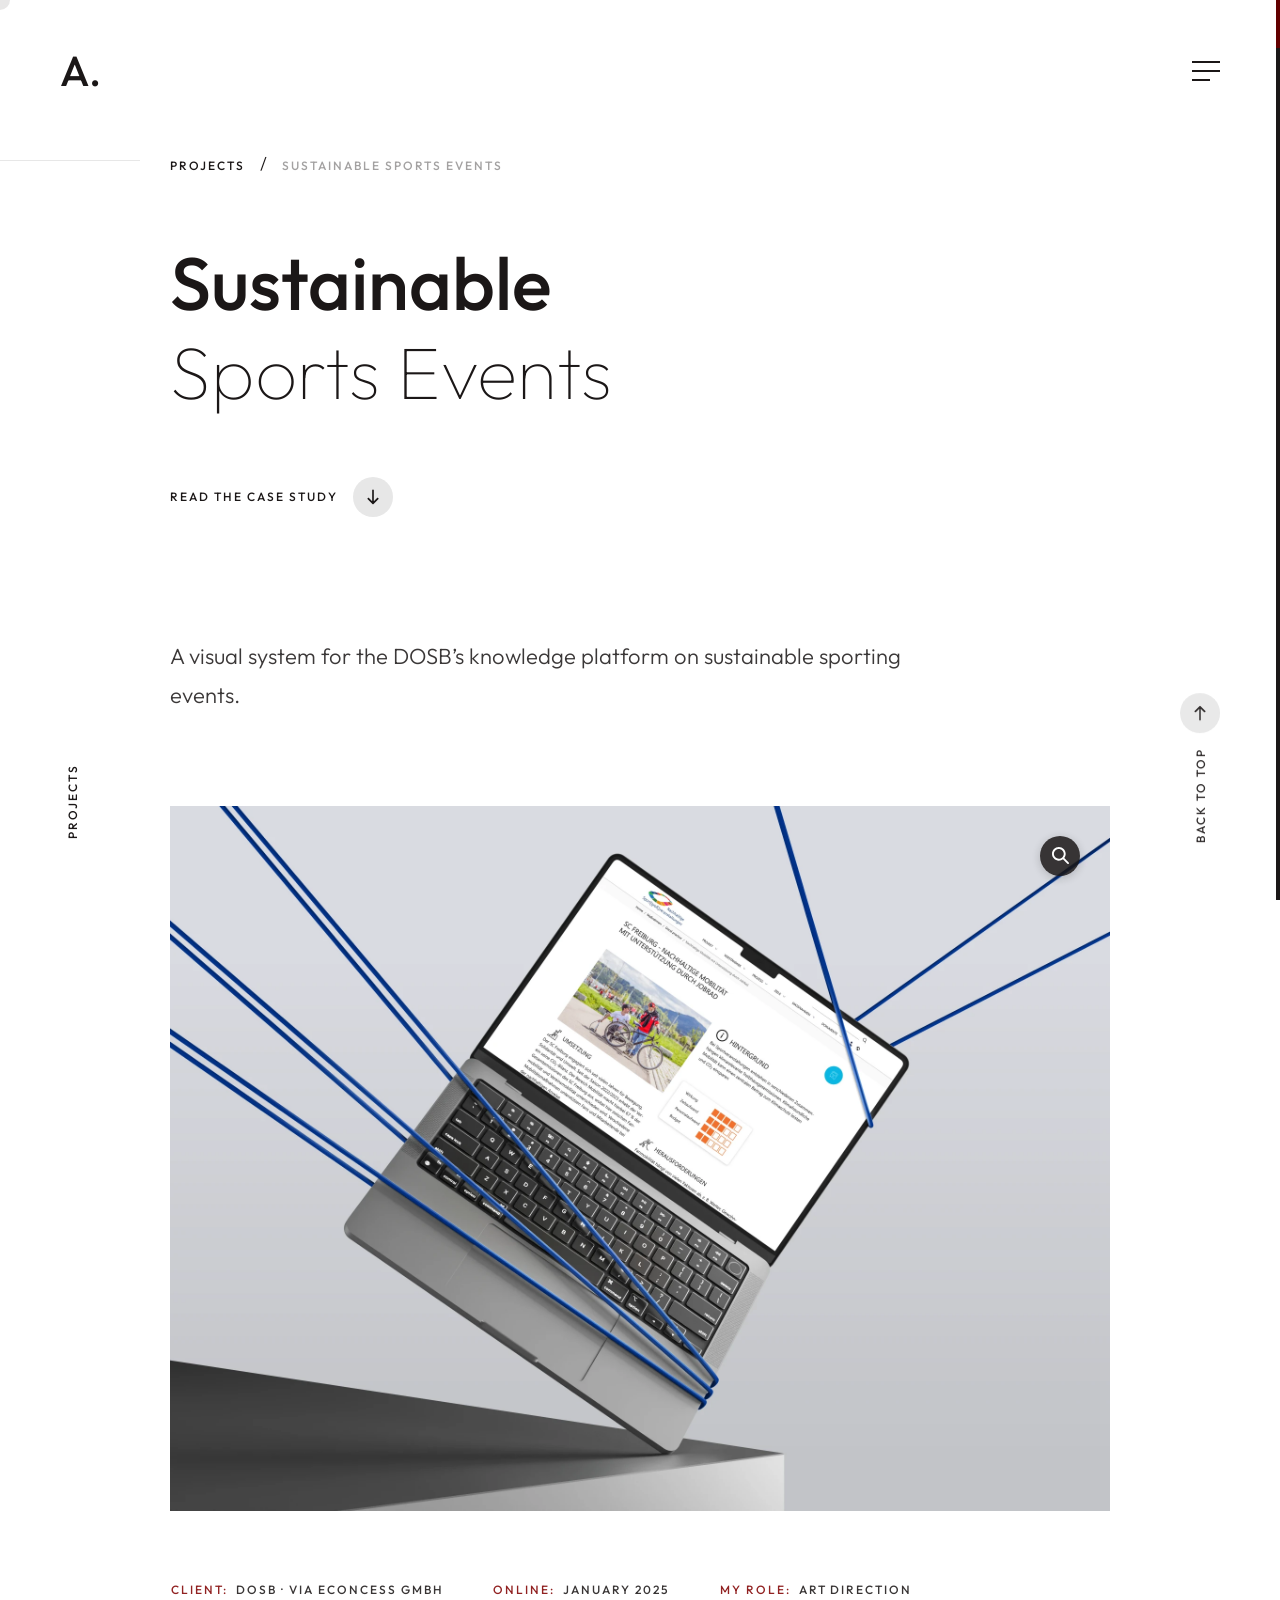
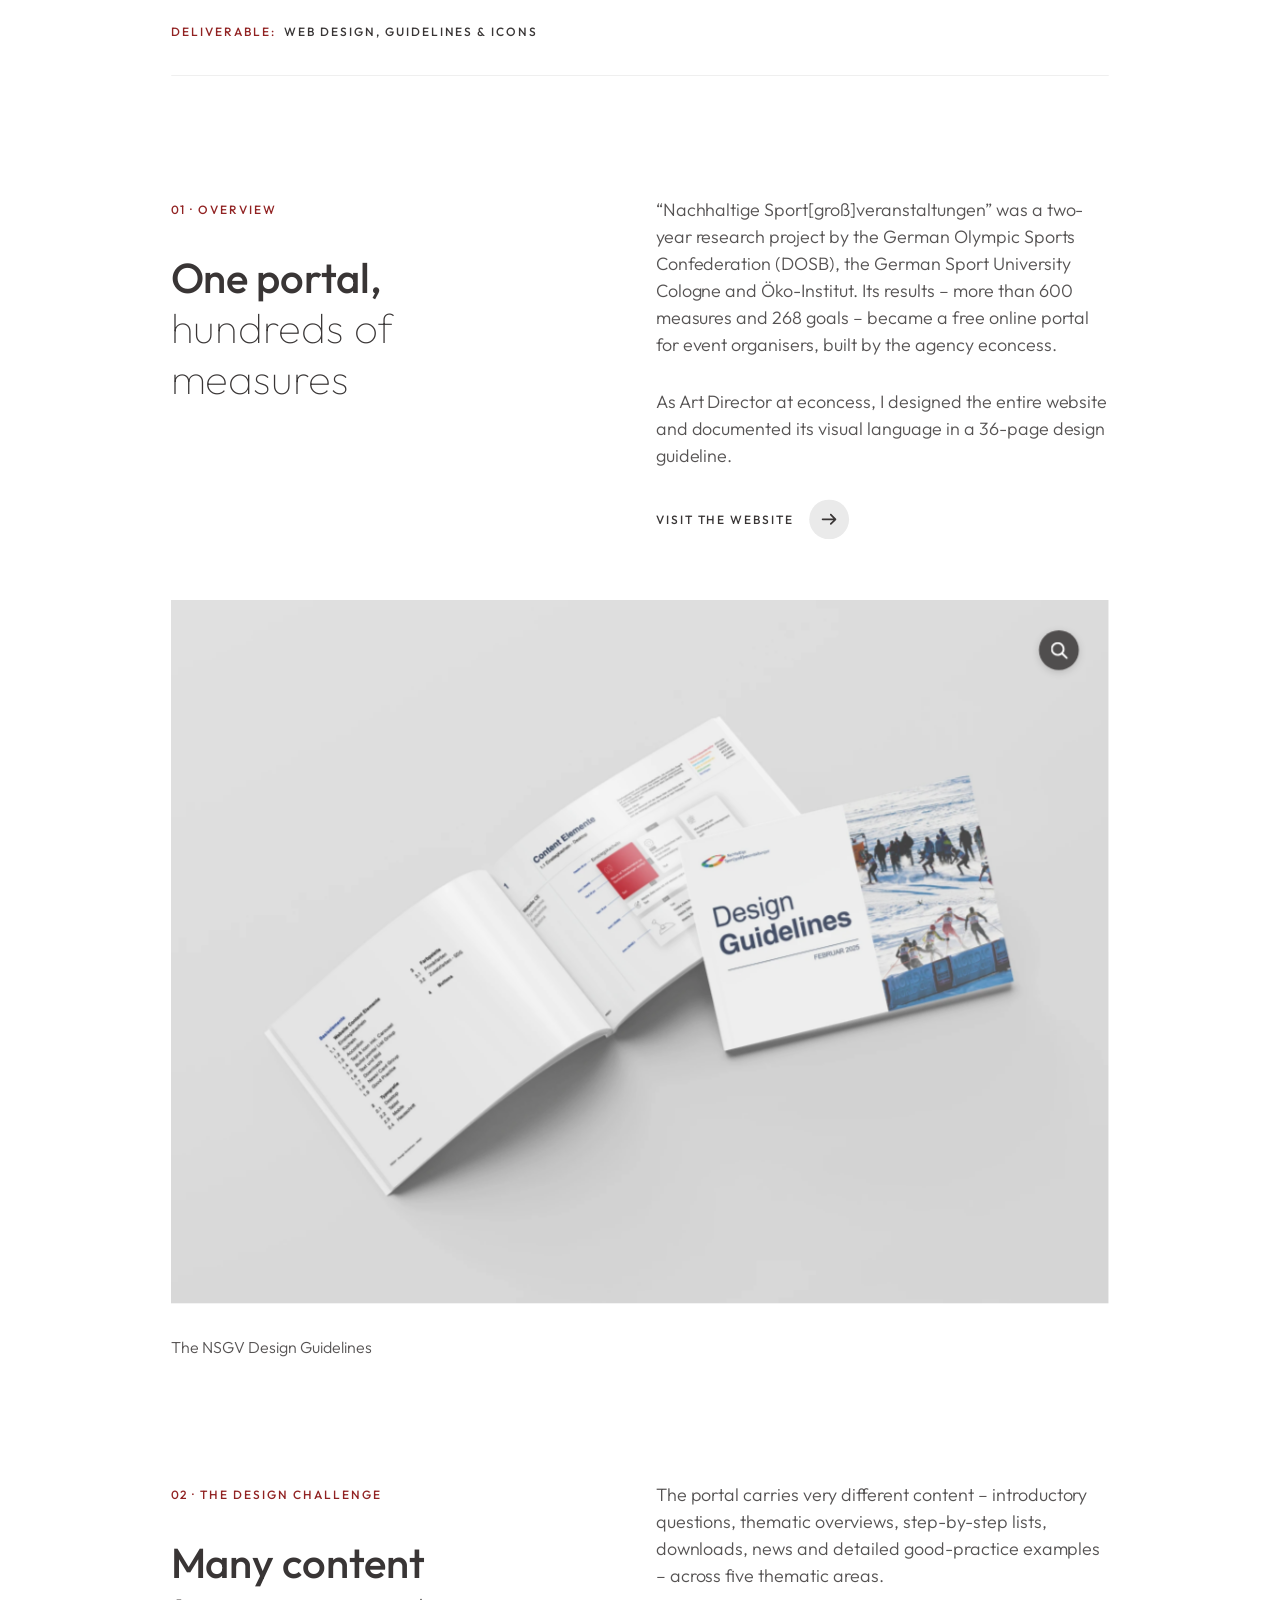
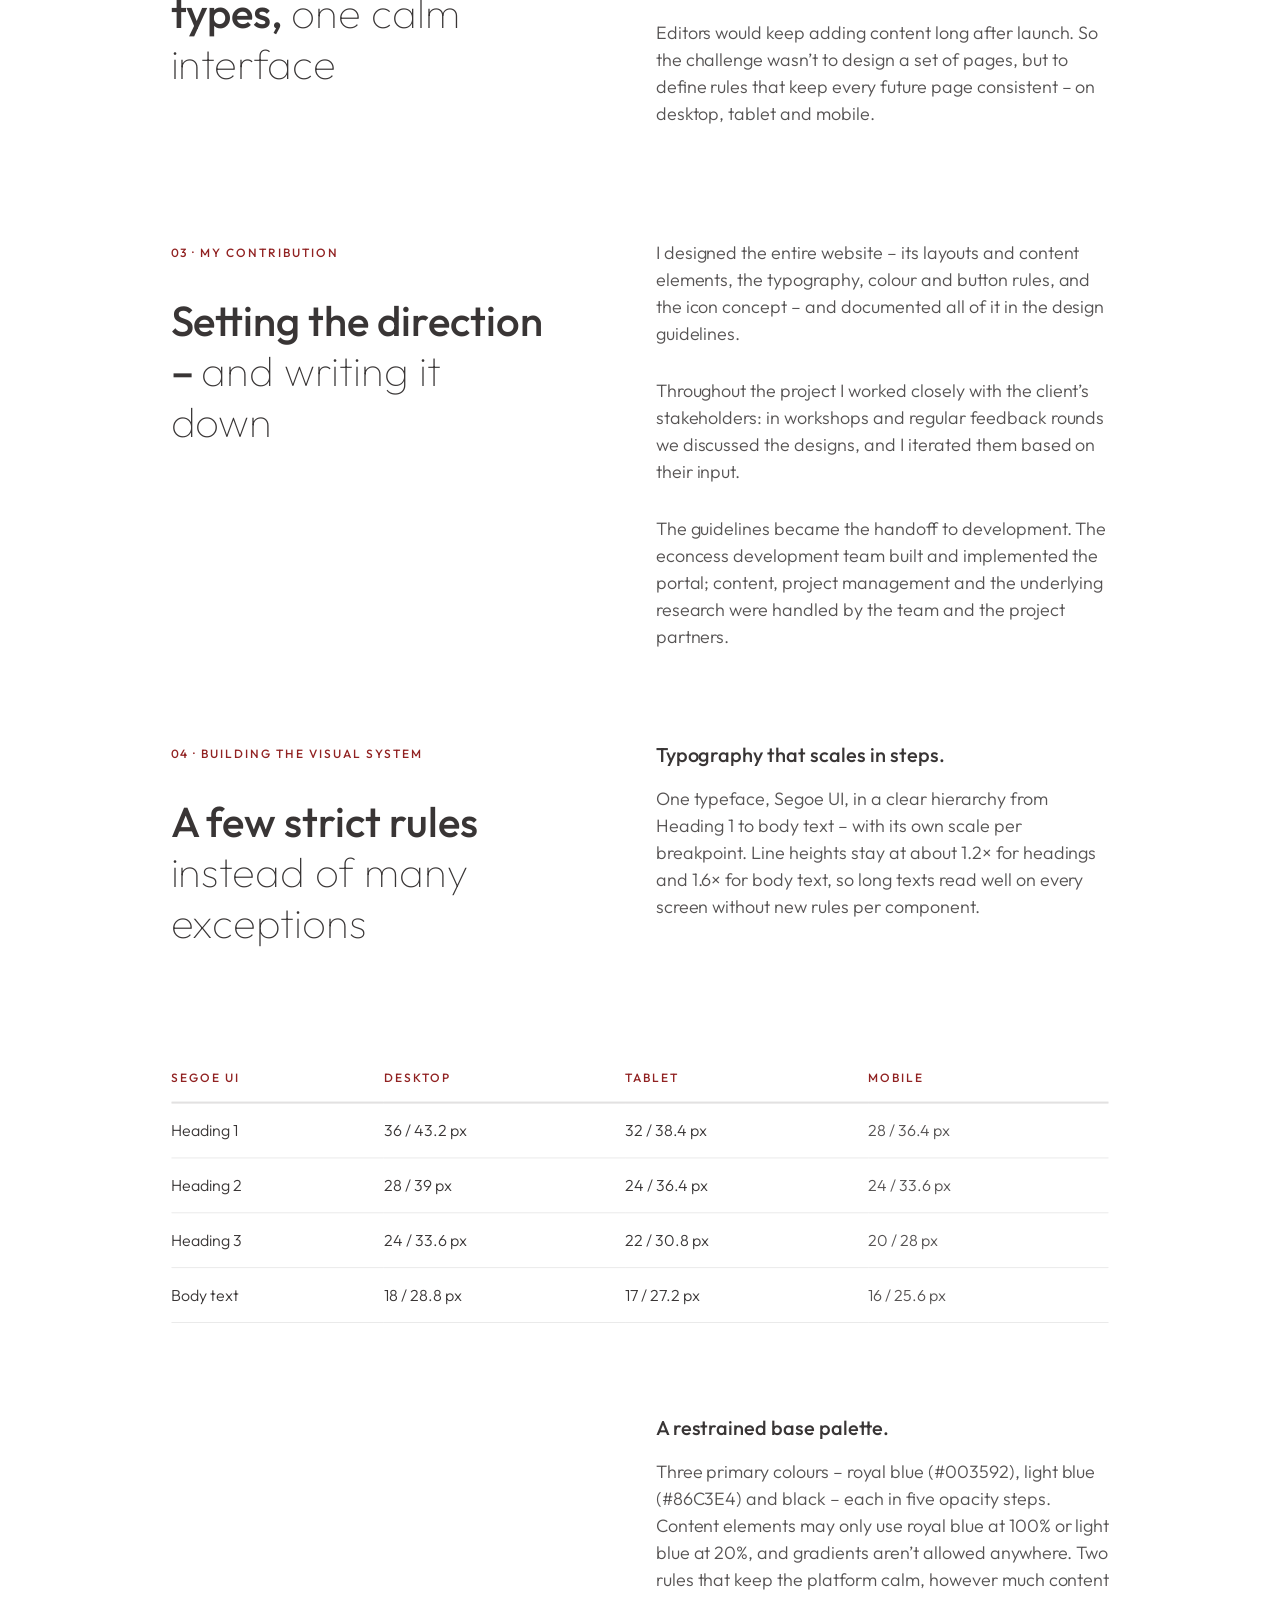
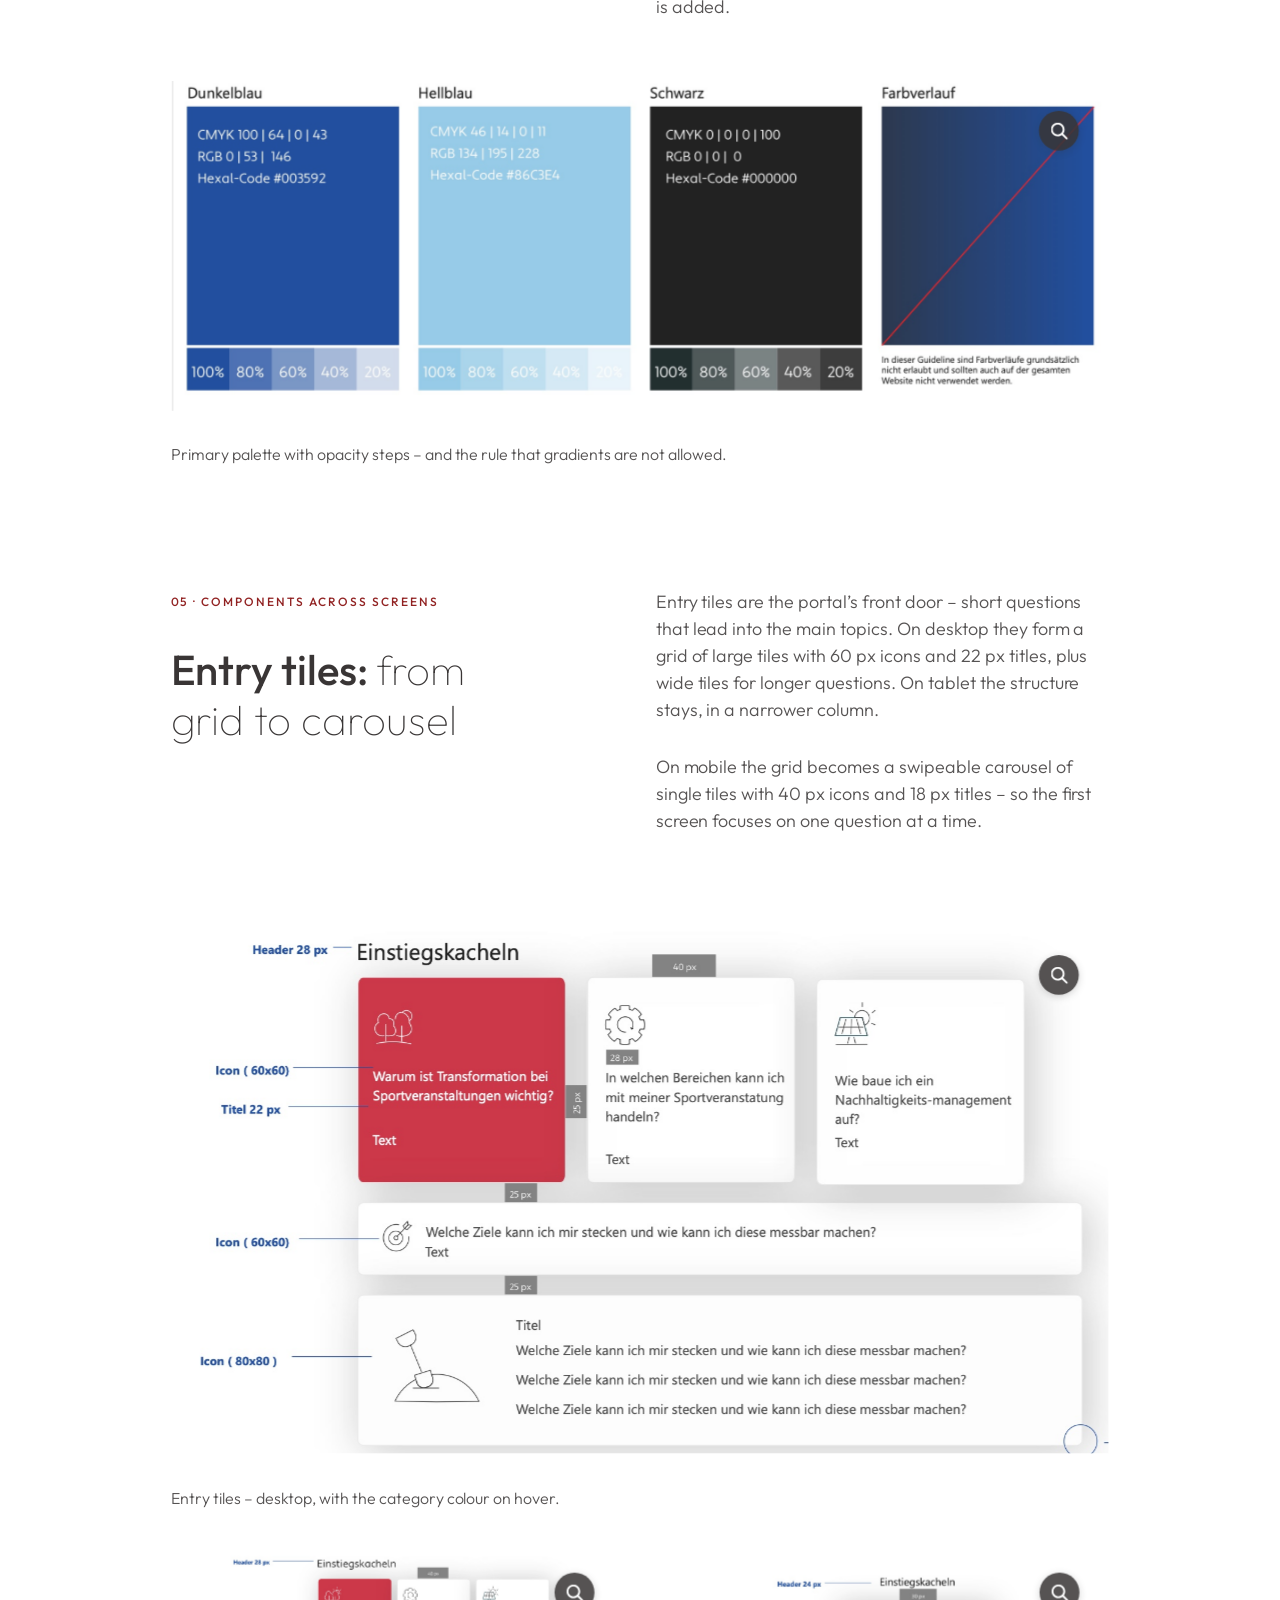
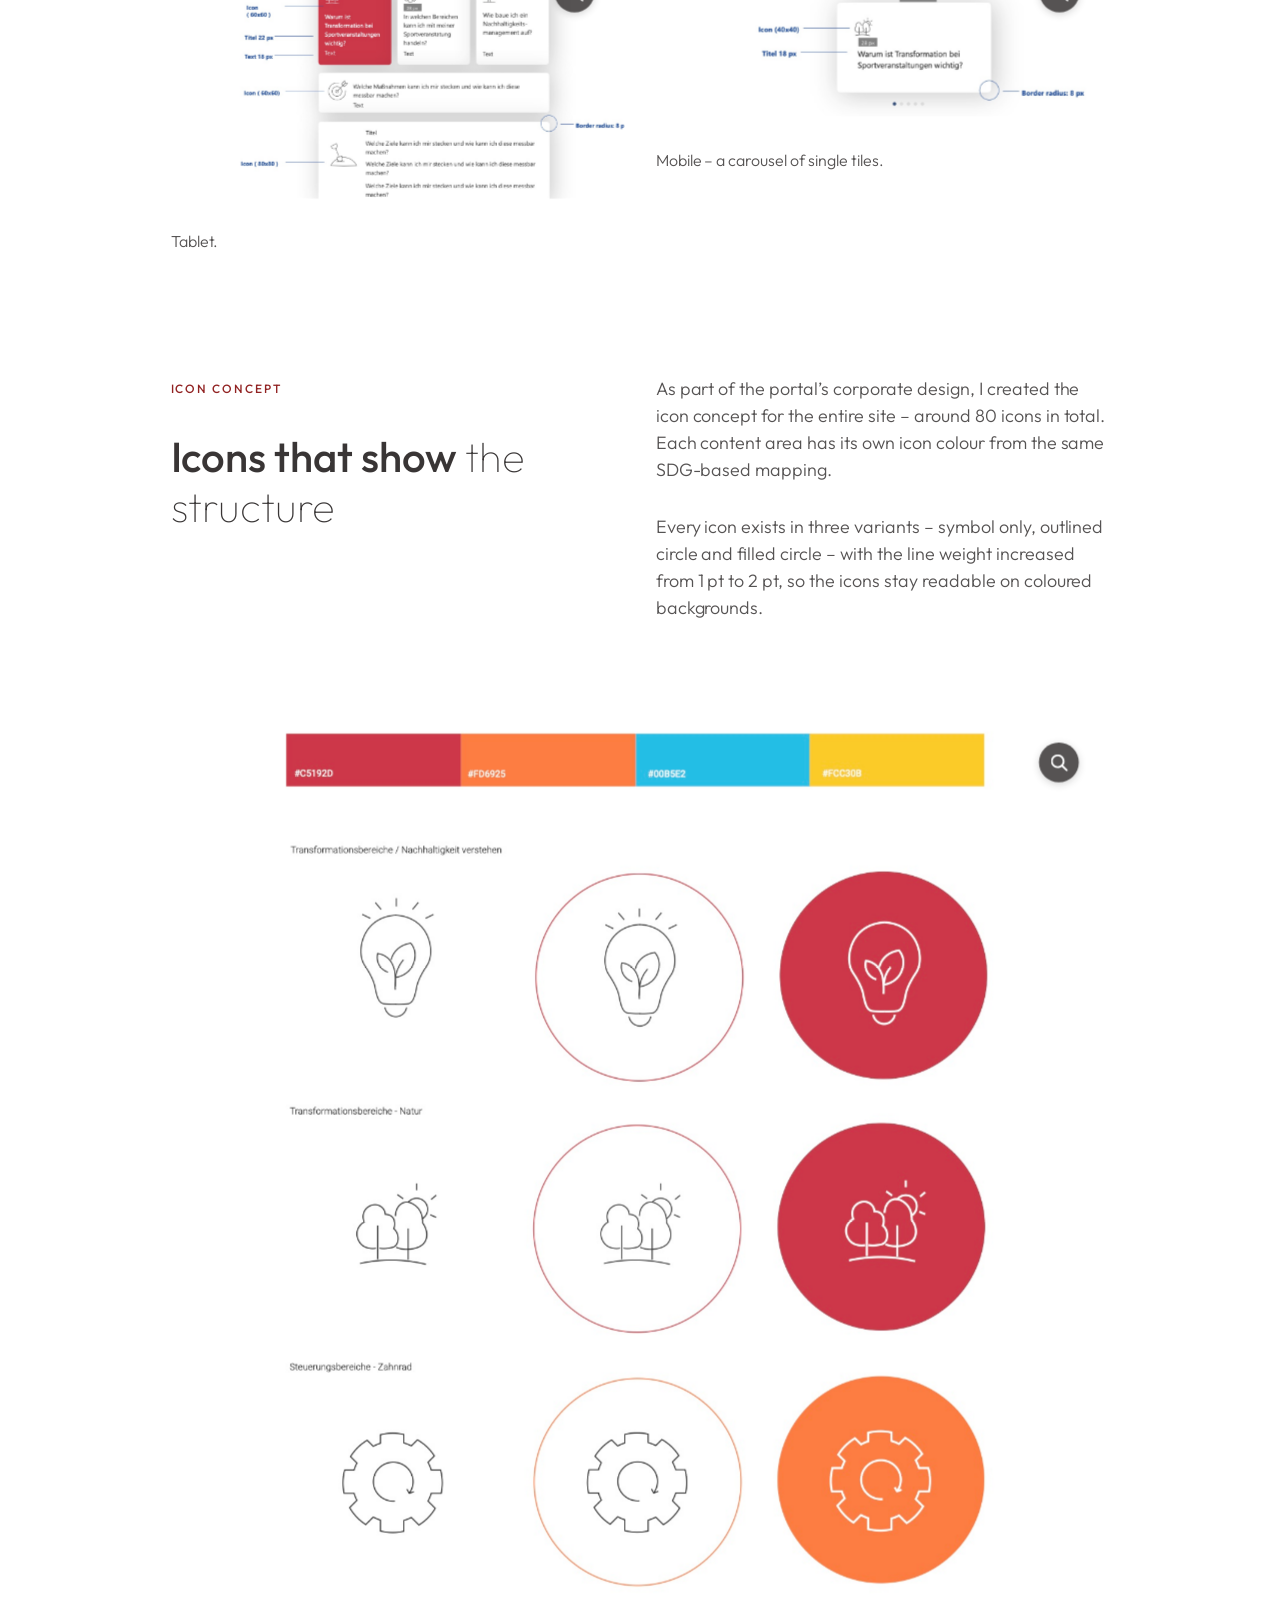
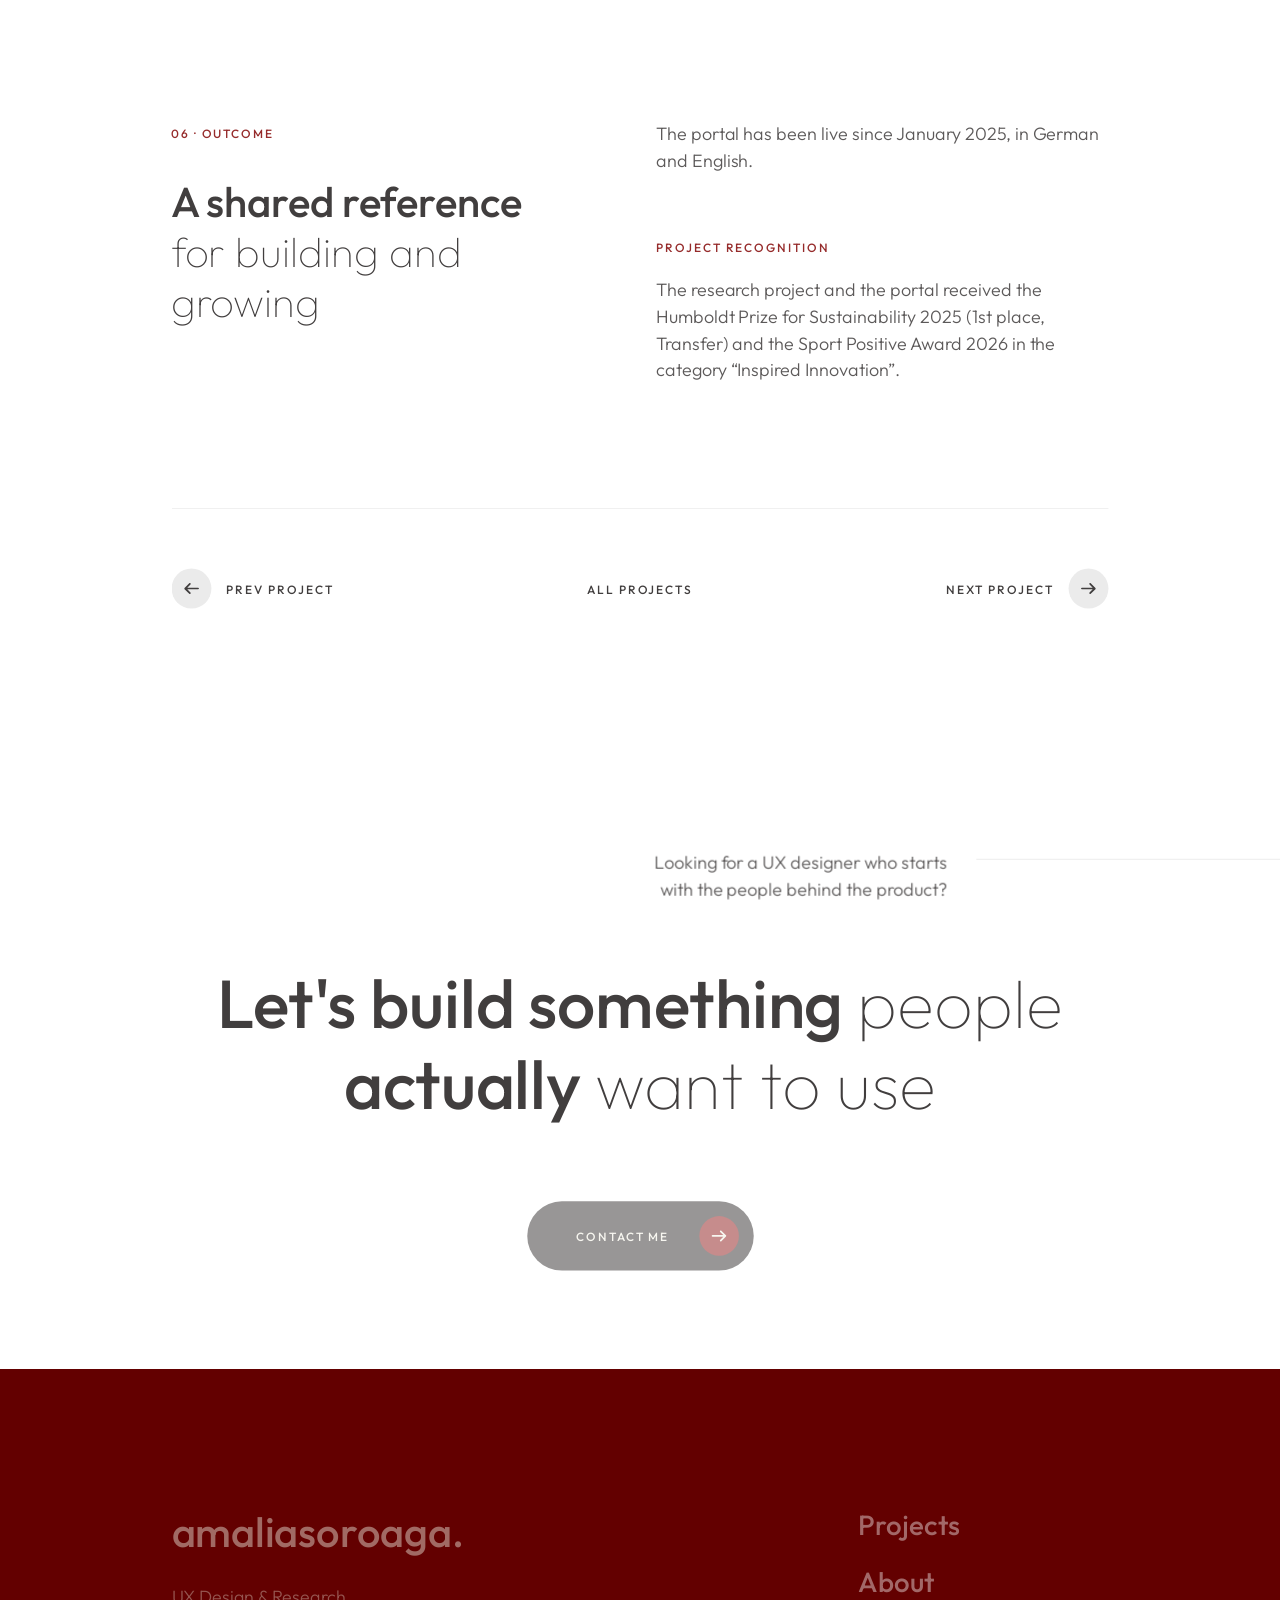
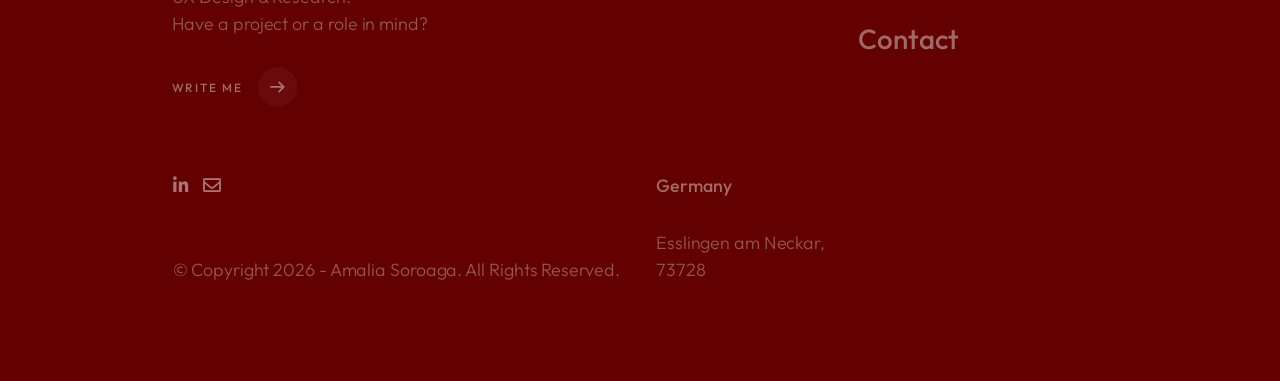
<file: project-3.html>
<!DOCTYPE html>
<html lang="en">

<head>

    <meta charset="UTF-8">
    <meta name="viewport" content="width=device-width, initial-scale=1.0">
    <meta http-equiv="X-UA-Compatible" content="ie=edge">
    <meta name="description" content="Art direction for the DOSB web portal for sustainable sporting events: web design, graphic design and design guidelines.">

    <!-- bootstrap grid css -->
    <link rel="stylesheet" href="css/plugins/bootstrap-grid.css">
    <!-- font awesome css -->
    <link rel="stylesheet" href="css/plugins/font-awesome.min.css">
    <!-- swiper css -->
    <link rel="stylesheet" href="css/plugins/swiper.min.css">
    <!-- fancybox css -->
    <link rel="stylesheet" href="css/plugins/fancybox.min.css">
    <!-- ashley scss -->
    <link rel="stylesheet" href="css/style.css">
    <!-- page name -->
    <title>Sustainable Sports Events – Amalia Soroaga</title>

</head>

<body>

    <!-- wrapper -->
    <div class="mil-wrapper" id="top">

        <!-- cursor -->
        <div class="mil-ball">
            <span class="mil-icon-1">
                <svg viewBox="0 0 128 128">
                    <path d="M106.1,41.9c-1.2-1.2-3.1-1.2-4.2,0c-1.2,1.2-1.2,3.1,0,4.2L116.8,61H11.2l14.9-14.9c1.2-1.2,1.2-3.1,0-4.2	c-1.2-1.2-3.1-1.2-4.2,0l-20,20c-1.2,1.2-1.2,3.1,0,4.2l20,20c0.6,0.6,1.4,0.9,2.1,0.9s1.5-0.3,2.1-0.9c1.2-1.2,1.2-3.1,0-4.2	L11.2,67h105.5l-14.9,14.9c-1.2,1.2-1.2,3.1,0,4.2c0.6,0.6,1.4,0.9,2.1,0.9s1.5-0.3,2.1-0.9l20-20c1.2-1.2,1.2-3.1,0-4.2L106.1,41.9	z" />
                </svg>
            </span>
            <div class="mil-more-text">More</div>
            <div class="mil-choose-text">Сhoose</div>
        </div>
        <!-- cursor end -->


        <!-- scrollbar progress -->
        <div class="mil-progress-track">
            <div class="mil-progress"></div>
        </div>
        <!-- scrollbar progress end -->

        <!-- menu -->
        <div class="mil-menu-frame">
            <!-- frame clone -->
            <div class="mil-frame-top">
                <a href="index.html" class="mil-logo">A.</a>
                <div class="mil-menu-btn" tabindex="0">
                    <span></span>
                </div>
            </div>
            <!-- frame clone end -->
            <div class="container">
                <div class="mil-menu-content">
                    <div class="row">
                        <div class="col-xl-5">

                            <nav class="mil-main-menu" id="swupMenu">
                                <ul>
                                    <li class="mil-active"><a href="index.html#projects" tabindex="0">Projects</a></li>
                                    <li><a href="about.html" tabindex="0">About</a></li>
                                    <li><a href="contact.html" tabindex="0">Contact</a></li>
                                </ul>
                            </nav>

                        </div>
                        <div class="col-xl-7">

                            <div class="mil-menu-right-frame">
                                <div class="mil-animation-in">
                                    <div class="mil-animation-frame">
                                        <div class="mil-animation mil-position-1 mil-scale" data-value-1="2" data-value-2="2"></div>
                                    </div>
                                </div>
                                <div class="mil-menu-right">
                                    <div class="row">
                                        <div class="col-lg-8 mil-mb-60">

                                            <h6 class="mil-muted mil-mb-30">Projects</h6>

                                            <ul class="mil-menu-list">
                                                <li><a href="project-hcd.html" class="mil-light-soft">Closing the UX Expectation Gap</a></li>
                                                <li><a href="project-2.html" class="mil-light-soft">Reporting on Instagram</a></li>
                                                <li><a href="project-3.html" class="mil-light-soft">Sustainable Sports Events</a></li>
                                                <li><a href="project-5.html" class="mil-light-soft">Bodique</a></li>
                                                <li><a href="project-6.html" class="mil-light-soft">Podologie Praxis</a></li>
                                                <li><a href="project-4.html" class="mil-light-soft">Memory Play</a></li>
                                            </ul>

                                        </div>
                                    </div>
                                    <div class="mil-divider mil-mb-60"></div>
                                    <div class="row justify-content-between">

                                        <div class="col-lg-6 mil-mb-60">

                                            <h6 class="mil-muted mil-mb-30">Germany</h6>

                                            <p class="mil-light-soft">Esslingen am Neckar, 73728<br><a href="mailto:amaliasoroaga@yahoo.com" class="mil-light-soft" data-no-swup>amaliasoroaga@yahoo.com</a></p>

                                        </div>
                                    </div>
                                </div>
                            </div>

                        </div>
                    </div>
                </div>
            </div>
        </div>
        <!-- menu -->

        <!-- curtain -->
        <div class="mil-curtain"></div>
        <!-- curtain end -->

        <!-- frame -->
        <div class="mil-frame">
            <div class="mil-frame-top">
                <a href="index.html" class="mil-logo">A.</a>
                <div class="mil-menu-btn" tabindex="0">
                    <span></span>
                </div>
            </div>
            <div class="mil-frame-bottom">
                <div class="mil-current-page"></div>
                <div class="mil-back-to-top">
                    <a href="#top" class="mil-link mil-dark mil-arrow-place">
                        <span>Back to top</span>
                    </a>
                </div>
            </div>
        </div>
        <!-- frame end -->

        <!-- content -->
        <div class="mil-content">
            <div id="swupMain" class="mil-main-transition">

                <!-- banner -->
                <div class="mil-inner-banner">
                    <div class="mil-banner-content mil-up">
                        <div class="mil-animation-frame">
                            <div class="mil-animation mil-position-4 mil-dark mil-scale" data-value-1="6" data-value-2="1.4"></div>
                        </div>
                        <div class="container">
                            <ul class="mil-breadcrumbs mil-mb-60">
                                <li><a href="index.html#projects">Projects</a></li>
                                <li><a href="project-3.html">Sustainable Sports Events</a></li>
                            </ul>
                            <h1 class="mil-mb-60">Sustainable <br><span class="mil-thin">Sports Events</span></h1>
                            <a href="#project" class="mil-link mil-dark mil-arrow-place mil-down-arrow">
                                <span>Read the case study</span>
                            </a>
                        </div>
                    </div>
                </div>
                <!-- banner end -->

                <!-- project -->
                <section class="mil-p-120-0">
                    <div class="container mil-p-0-120" id="project">

                        <div class="row mil-mb-90">
                            <div class="col-lg-10">
                                <p class="mil-text-xl mil-up">A visual system for the DOSB’s knowledge platform on sustainable sporting events.</p>
                            </div>
                        </div>

                                    <div class="mil-image-frame mil-horizontal mil-up mil-mb-30" style="padding-bottom: 75%;">
                                        <img src="img/nsgv/website-laptop.webp" alt="Laptop showing a good-practice page of the portal: SC Freiburg – sustainable mobility with JobRad." style="object-fit: contain;">
                                        <a data-fancybox="gallery" data-no-swup href="img/nsgv/website-laptop.webp" class="mil-zoom-btn">
                                            <img src="img/icons/zoom.svg" alt="zoom">
                                        </a>
                                    </div>

                        <div class="mil-info mil-up">
                            <div>Client: &nbsp;<span class="mil-dark">DOSB · via econcess GmbH</span></div>
                            <div>Online: &nbsp;<span class="mil-dark">January 2025</span></div>
                            <div>My role: &nbsp;<span class="mil-dark">Art Direction</span></div>
                            <div>Deliverable: &nbsp;<span class="mil-dark">Web design, guidelines &amp; icons</span></div>
                        </div>

                        <div class="mil-p-120-0">

                            <div class="row justify-content-between mil-p-0-60">
                                <div class="col-lg-5">
                                    <p class="mil-upper mil-accent mil-up mil-mb-30">01 · Overview</p>
                                    <h3 class="mil-up mil-mb-60">One portal, <span class="mil-thin">hundreds of measures</span></h3>
                                </div>
                                <div class="col-lg-6">
                                    <p class="mil-up mil-mb-30">“Nachhaltige Sport[groß]veranstaltungen” was a two-year research project by the German Olympic Sports Confederation (DOSB), the German Sport University Cologne and Öko-Institut. Its results – more than 600 measures and 268 goals – became a free online portal for event organisers, built by the agency econcess.</p>
                                    <p class="mil-up mil-mb-30">As Art Director at econcess, I designed the entire website and documented its visual language in a 36-page design guideline.</p>
                                    <div class="mil-up"><a href="https://www.nachhaltige-sportveranstaltungen.de/" target="_blank" rel="noopener" class="mil-link mil-dark mil-arrow-place" data-no-swup><span>Visit the website</span></a></div>
                                </div>
                            </div>


                                    <div class="mil-image-frame mil-horizontal mil-up mil-mb-30" style="padding-bottom: 75%;">
                                        <img src="img/nsgv/guidelines-mockup.webp" alt="Printed mockup of the NSGV Design Guidelines: the cover and an open spread with the table of contents and the entry tiles page." style="object-fit: contain;">
                                        <a data-fancybox="gallery" data-no-swup href="img/nsgv/guidelines-mockup.webp" class="mil-zoom-btn">
                                            <img src="img/icons/zoom.svg" alt="zoom">
                                        </a>
                                    </div>
                            <p class="mil-text-sm mil-up mil-mb-30">The NSGV Design Guidelines</p>


                            <div class="row justify-content-between mil-p-90-90">
                                <div class="col-lg-5">
                                    <p class="mil-upper mil-accent mil-up mil-mb-30">02 · The design challenge</p>
                                    <h3 class="mil-up mil-mb-60">Many content types, <span class="mil-thin">one calm interface</span></h3>
                                </div>
                                <div class="col-lg-6">
                                    <p class="mil-up mil-mb-30">The portal carries very different content – introductory questions, thematic overviews, step-by-step lists, downloads, news and detailed good-practice examples – across five thematic areas.</p>
                                    <p class="mil-up ">Editors would keep adding content long after launch. So the challenge wasn’t to design a set of pages, but to define rules that keep every future page consistent – on desktop, tablet and mobile.</p>
                                </div>
                            </div>


                            <div class="row justify-content-between mil-p-0-90">
                                <div class="col-lg-5">
                                    <p class="mil-upper mil-accent mil-up mil-mb-30">03 · My contribution</p>
                                    <h3 class="mil-up mil-mb-60">Setting the direction – <span class="mil-thin">and writing it down</span></h3>
                                </div>
                                <div class="col-lg-6">
                                    <p class="mil-up mil-mb-30">I designed the entire website – its layouts and content elements, the typography, colour and button rules, and the icon concept – and documented all of it in the design guidelines.</p>
                                    <p class="mil-up mil-mb-30">Throughout the project I worked closely with the client’s stakeholders: in workshops and regular feedback rounds we discussed the designs, and I iterated them based on their input.</p>
                                    <p class="mil-up ">The guidelines became the handoff to development. The econcess development team built and implemented the portal; content, project management and the underlying research were handled by the team and the project partners.</p>
                                </div>
                            </div>


                            <div class="row justify-content-between mil-p-0-60">
                                <div class="col-lg-5">
                                    <p class="mil-upper mil-accent mil-up mil-mb-30">04 · Building the visual system</p>
                                    <h3 class="mil-up mil-mb-60">A few strict rules <span class="mil-thin">instead of many exceptions</span></h3>
                                </div>
                                <div class="col-lg-6">
                                    <h5 class="mil-up mil-mb-15">Typography that scales in steps.</h5>
                                    <p class="mil-up">One typeface, Segoe UI, in a clear hierarchy from Heading 1 to body text – with its own scale per breakpoint. Line heights stay at about 1.2× for headings and 1.6× for body text, so long texts read well on every screen without new rules per component.</p>
                                </div>
                            </div>

                            <div class="mil-table-wrap mil-up mil-mb-90">
                                <table class="mil-data-table">
                                    <thead>
                                        <tr><th>Segoe UI</th><th>Desktop</th><th>Tablet</th><th>Mobile</th></tr>
                                    </thead>
                                    <tbody>
                                        <tr><td>Heading 1</td><td>36 / 43.2 px</td><td>32 / 38.4 px</td><td>28 / 36.4 px</td></tr>
                                        <tr><td>Heading 2</td><td>28 / 39 px</td><td>24 / 36.4 px</td><td>24 / 33.6 px</td></tr>
                                        <tr><td>Heading 3</td><td>24 / 33.6 px</td><td>22 / 30.8 px</td><td>20 / 28 px</td></tr>
                                        <tr><td>Body text</td><td>18 / 28.8 px</td><td>17 / 27.2 px</td><td>16 / 25.6 px</td></tr>
                                    </tbody>
                                </table>
                            </div>
                            <div class="row justify-content-between mil-p-0-60">
                                <div class="col-lg-5"></div>
                                <div class="col-lg-6">
                                    <h5 class="mil-up mil-mb-15">A restrained base palette.</h5>
                                    <p class="mil-up">Three primary colours – royal blue (#003592), light blue (#86C3E4) and black – each in five opacity steps. Content elements may only use royal blue at 100% or light blue at 20%, and gradients aren’t allowed anywhere. Two rules that keep the platform calm, however much content is added.</p>
                                </div>
                            </div>

                                    <div class="mil-image-frame mil-horizontal mil-up mil-mb-30" style="padding-bottom: 35.24%;">
                                        <img src="img/nsgv/palette.jpg" alt="Primary palette: dark blue #003592, light blue #86C3E4 and black, each with 100 to 20 percent opacity steps, and a crossed-out gradient." style="object-fit: contain;">
                                        <a data-fancybox="gallery" data-no-swup href="img/nsgv/palette.jpg" class="mil-zoom-btn">
                                            <img src="img/icons/zoom.svg" alt="zoom">
                                        </a>
                                    </div>
                            <p class="mil-text-sm mil-up mil-mb-30">Primary palette with opacity steps – and the rule that gradients are not allowed.</p>

                            <div class="row justify-content-between mil-p-90-90">
                                <div class="col-lg-5">
                                    <p class="mil-upper mil-accent mil-up mil-mb-30">05 · Components across screens</p>
                                    <h3 class="mil-up mil-mb-60">Entry tiles: <span class="mil-thin">from grid to carousel</span></h3>
                                </div>
                                <div class="col-lg-6">
                                    <p class="mil-up mil-mb-30">Entry tiles are the portal’s front door – short questions that lead into the main topics. On desktop they form a grid of large tiles with 60 px icons and 22 px titles, plus wide tiles for longer questions. On tablet the structure stays, in a narrower column.</p>
                                    <p class="mil-up ">On mobile the grid becomes a swipeable carousel of single tiles with 40 px icons and 18 px titles – so the first screen focuses on one question at a time.</p>
                                </div>
                            </div>


                                    <div class="mil-image-frame mil-horizontal mil-up mil-mb-30" style="padding-bottom: 56.41%;">
                                        <img src="img/nsgv/tiles-desktop.jpg" alt="Entry tiles on desktop: a red category tile on hover, two white tiles, a wide tile and a large tile with an 80 px icon, annotated with sizes." style="object-fit: contain;">
                                        <a data-fancybox="gallery" data-no-swup href="img/nsgv/tiles-desktop.jpg" class="mil-zoom-btn">
                                            <img src="img/icons/zoom.svg" alt="zoom">
                                        </a>
                                    </div>
                            <p class="mil-text-sm mil-up mil-mb-30">Entry tiles – desktop, with the category colour on hover.</p>

                            <div class="row">
                                <div class="col-lg-6">
                                    <div class="mil-image-frame mil-horizontal mil-up mil-mb-30" style="padding-bottom: 56.41%;">
                                        <img src="img/nsgv/tiles-tablet.jpg" alt="Entry tiles on tablet, annotated with sizes." style="object-fit: contain;">
                                        <a data-fancybox="gallery" data-no-swup href="img/nsgv/tiles-tablet.jpg" class="mil-zoom-btn">
                                            <img src="img/icons/zoom.svg" alt="zoom">
                                        </a>
                                    </div>
                            <p class="mil-text-sm mil-up mil-mb-30">Tablet.</p>

                                </div>
                                <div class="col-lg-6">
                                    <div class="mil-image-frame mil-horizontal mil-up mil-mb-30" style="padding-bottom: 38.46%;">
                                        <img src="img/nsgv/tiles-mobile.jpg" alt="Entry tile on mobile as a single card in a carousel with pagination dots, annotated: header 24 px, icon 40 px, title 18 px." style="object-fit: contain;">
                                        <a data-fancybox="gallery" data-no-swup href="img/nsgv/tiles-mobile.jpg" class="mil-zoom-btn">
                                            <img src="img/icons/zoom.svg" alt="zoom">
                                        </a>
                                    </div>
                            <p class="mil-text-sm mil-up mil-mb-30">Mobile – a carousel of single tiles.</p>

                                </div>
                            </div>

                            <div class="row justify-content-between mil-p-90-90">
                                <div class="col-lg-5">
                                    <p class="mil-upper mil-accent mil-up mil-mb-30">Icon concept</p>
                                    <h3 class="mil-up mil-mb-60">Icons that show <span class="mil-thin">the structure</span></h3>
                                </div>
                                <div class="col-lg-6">
                                    <p class="mil-up mil-mb-30">As part of the portal’s corporate design, I created the icon concept for the entire site – around 80 icons in total. Each content area has its own icon colour from the same SDG-based mapping.</p>
                                    <p class="mil-up ">Every icon exists in three variants – symbol only, outlined circle and filled circle – with the line weight increased from 1 pt to 2 pt, so the icons stay readable on coloured backgrounds.</p>
                                </div>
                            </div>


                                    <div class="mil-image-frame mil-horizontal mil-up mil-mb-30" style="padding-bottom: 94.33%;">
                                        <img src="img/nsgv/icon-concept.jpg" alt="Icon concept: SDG colors and three icon variants – symbol only, outlined circle, filled circle – for a light bulb, trees and a gear." style="object-fit: contain;">
                                        <a data-fancybox="gallery" data-no-swup href="img/nsgv/icon-concept-full.jpg" class="mil-zoom-btn">
                                            <img src="img/icons/zoom.svg" alt="zoom">
                                        </a>
                                    </div>


                            <div class="row justify-content-between mil-p-90-120">
                                <div class="col-lg-5">
                                    <p class="mil-upper mil-accent mil-up mil-mb-30">06 · Outcome</p>
                                    <h3 class="mil-up mil-mb-60">A shared reference <span class="mil-thin">for building and growing</span></h3>
                                </div>
                                <div class="col-lg-6">
                                    <p class="mil-up mil-mb-60">The portal has been live since January 2025, in German and English.</p>
                                    <p class="mil-upper mil-accent mil-up mil-mb-15">Project recognition</p>
                                    <p class="mil-up">The research project and the portal received the Humboldt Prize for Sustainability 2025 (1st place, Transfer) and the Sport Positive Award 2026 in the category “Inspired Innovation”.</p>
                                </div>
                            </div>

                        </div>

                        <div class="mil-works-nav mil-up">
                            <a href="project-2.html" class="mil-link mil-dark mil-arrow-place mil-icon-left">
                                <span>Prev project</span>
                            </a>
                            <a href="index.html#projects" class="mil-link mil-dark">
                                <span>All projects</span>
                            </a>
                            <a href="project-5.html" class="mil-link mil-dark mil-arrow-place">
                                <span>Next project</span>
                            </a>
                        </div>

                    </div>
                </section>
                <!-- project end -->

                <!-- call to action -->
                <section class="mil-soft-bg">
                    <div class="container mil-p-120-120">
                        <div class="row">
                            <div class="col-lg-10">

                                <span class="mil-suptitle mil-suptitle-right mil-suptitle-dark mil-up">Looking for a UX designer who starts <br> with the people behind the product?</span>

                            </div>
                        </div>
                        <div class="mil-center">
                            <h2 class="mil-up mil-mb-60">Let's build something <span class="mil-thin">people</span> <br> actually <span class="mil-thin">want to use</span></h2>
                            <div class="mil-up"><a href="contact.html" class="mil-button mil-arrow-place"><span>Contact me</span></a></div>
                        </div>
                    </div>
                </section>
                <!-- call to action end -->

                <!-- footer -->
                <footer class="mil-dark-bg">
                    <div class="mi-invert-fix">
                        <div class="container mil-p-120-60">
                            <div class="row justify-content-between">
                                <div class="col-md-4 col-lg-4 mil-mb-60">

                                    <div class="mil-muted mil-logo mil-up mil-mb-30">amaliasoroaga.</div>

                                    <p class="mil-light-soft mil-up mil-mb-30">UX Design &amp; Research.<br>Have a project or a role in mind?</p>

                                    <div class="mil-up"><a href="mailto:amaliasoroaga@yahoo.com" class="mil-link mil-muted mil-arrow-place" data-no-swup><span>Write me</span></a></div>

                                </div>
                                <div class="col-md-7 col-lg-6">
                                    <div class="row justify-content-end">
                                        <div class="col-md-6 col-lg-7">

                                            <nav class="mil-footer-menu mil-mb-60">
                                                <ul>
                                                    <li class="mil-up">
                                                        <a href="index.html#projects">Projects</a>
                                                    </li>
                                                    <li class="mil-up">
                                                        <a href="about.html">About</a>
                                                    </li>
                                                    <li class="mil-up">
                                                        <a href="contact.html">Contact</a>
                                                    </li>
                                                </ul>
                                            </nav>

                                        </div>
                                    </div>
                                </div>
                            </div>

                            <div class="row justify-content-between flex-sm-row-reverse">
                                <div class="col-md-7 col-lg-6">

                                    <div class="row justify-content-between">

                                        <div class="col-md-6 col-lg-5 mil-mb-60">

                                            <h6 class="mil-muted mil-up mil-mb-30">Germany</h6>

                                            <p class="mil-light-soft mil-up">Esslingen am Neckar, 73728</p>

                                        </div>

                                    </div>

                                </div>
                                <div class="col-md-4 col-lg-6 mil-mb-60">

                                    <div class="mil-vert-between">
                                        <div class="mil-mb-30">
                                            <ul class="mil-social-icons mil-up">
                                                <li><a href="https://www.linkedin.com/in/amalia-elena-soroaga-b280b622a/" target="_blank" rel="noopener" class="social-icon" aria-label="LinkedIn" data-no-swup> <i class="fab fa-linkedin-in"></i></a></li>
                                                <li><a href="mailto:amaliasoroaga@yahoo.com" class="social-icon" aria-label="Email" data-no-swup> <i class="far fa-envelope"></i></a></li>
                                            </ul>
                                        </div>
                                        <p class="mil-light-soft mil-up">© Copyright 2026 - Amalia Soroaga. All Rights Reserved.</p>
                                    </div>

                                </div>
                            </div>
                        </div>
                    </div>
                </footer>
                <!-- footer end -->

                <!-- hidden elements -->
                <div class="mil-hidden-elements">
                    <div class="mil-dodecahedron">
                        <div class="mil-pentagon">
                            <div></div>
                            <div></div>
                            <div></div>
                            <div></div>
                            <div></div>
                        </div>
                        <div class="mil-pentagon">
                            <div></div>
                            <div></div>
                            <div></div>
                            <div></div>
                            <div></div>
                        </div>
                        <div class="mil-pentagon">
                            <div></div>
                            <div></div>
                            <div></div>
                            <div></div>
                            <div></div>
                        </div>
                        <div class="mil-pentagon">
                            <div></div>
                            <div></div>
                            <div></div>
                            <div></div>
                            <div></div>
                        </div>
                        <div class="mil-pentagon">
                            <div></div>
                            <div></div>
                            <div></div>
                            <div></div>
                            <div></div>
                        </div>
                        <div class="mil-pentagon">
                            <div></div>
                            <div></div>
                            <div></div>
                            <div></div>
                            <div></div>
                        </div>
                        <div class="mil-pentagon">
                            <div></div>
                            <div></div>
                            <div></div>
                            <div></div>
                            <div></div>
                        </div>
                        <div class="mil-pentagon">
                            <div></div>
                            <div></div>
                            <div></div>
                            <div></div>
                            <div></div>
                        </div>
                        <div class="mil-pentagon">
                            <div></div>
                            <div></div>
                            <div></div>
                            <div></div>
                            <div></div>
                        </div>
                        <div class="mil-pentagon">
                            <div></div>
                            <div></div>
                            <div></div>
                            <div></div>
                            <div></div>
                        </div>
                        <div class="mil-pentagon">
                            <div></div>
                            <div></div>
                            <div></div>
                            <div></div>
                            <div></div>
                        </div>
                        <div class="mil-pentagon">
                            <div></div>
                            <div></div>
                            <div></div>
                            <div></div>
                            <div></div>
                        </div>
                    </div>

                    <svg xmlns="http://www.w3.org/2000/svg" viewBox="0 0 24 24" class="mil-arrow">
                        <path d="M 14 5.3417969 C 13.744125 5.3417969 13.487969 5.4412187 13.292969 5.6367188 L 13.207031 5.7226562 C 12.816031 6.1136563 12.816031 6.7467188 13.207031 7.1367188 L 17.070312 11 L 4 11 C 3.448 11 3 11.448 3 12 C 3 12.552 3.448 13 4 13 L 17.070312 13 L 13.207031 16.863281 C 12.816031 17.254281 12.816031 17.887344 13.207031 18.277344 L 13.292969 18.363281 C 13.683969 18.754281 14.317031 18.754281 14.707031 18.363281 L 20.363281 12.707031 C 20.754281 12.316031 20.754281 11.682969 20.363281 11.292969 L 14.707031 5.6367188 C 14.511531 5.4412187 14.255875 5.3417969 14 5.3417969 z" />
                    </svg>

                    <svg width="250" viewBox="0 0 300 1404" fill="none" xmlns="http://www.w3.org/2000/svg" class="mil-lines">
                        <path fill-rule="evenodd" clip-rule="evenodd" d="M1 892L1 941H299V892C299 809.71 232.29 743 150 743C67.7096 743 1 809.71 1 892ZM0 942H300V892C300 809.157 232.843 742 150 742C67.1573 742 0 809.157 0 892L0 942Z" class="mil-move" />
                        <path fill-rule="evenodd" clip-rule="evenodd" d="M299 146V97L1 97V146C1 228.29 67.7096 295 150 295C232.29 295 299 228.29 299 146ZM300 96L0 96V146C0 228.843 67.1573 296 150 296C232.843 296 300 228.843 300 146V96Z" class="mil-move" />
                        <path fill-rule="evenodd" clip-rule="evenodd" d="M299 1H1V1403H299V1ZM0 0V1404H300V0H0Z" />
                        <path fill-rule="evenodd" clip-rule="evenodd" d="M150 -4.37115e-08L150 1404L149 1404L149 0L150 -4.37115e-08Z" />
                        <path fill-rule="evenodd" clip-rule="evenodd" d="M150 1324C232.29 1324 299 1257.29 299 1175C299 1092.71 232.29 1026 150 1026C67.7096 1026 1 1092.71 1 1175C1 1257.29 67.7096 1324 150 1324ZM150 1325C232.843 1325 300 1257.84 300 1175C300 1092.16 232.843 1025 150 1025C67.1573 1025 0 1092.16 0 1175C0 1257.84 67.1573 1325 150 1325Z" class="mil-move" />
                        <path fill-rule="evenodd" clip-rule="evenodd" d="M300 1175H0V1174H300V1175Z" class="mil-move" />
                        <path fill-rule="evenodd" clip-rule="evenodd" d="M150 678C232.29 678 299 611.29 299 529C299 446.71 232.29 380 150 380C67.7096 380 1 446.71 1 529C1 611.29 67.7096 678 150 678ZM150 679C232.843 679 300 611.843 300 529C300 446.157 232.843 379 150 379C67.1573 379 0 446.157 0 529C0 611.843 67.1573 679 150 679Z" class="mil-move" />
                        <path fill-rule="evenodd" clip-rule="evenodd" d="M299 380H1V678H299V380ZM0 379V679H300V379H0Z" class="mil-move" />
                    </svg>
                </div>
                <!-- hidden elements end -->

            </div>
        </div>
        <!-- content -->
    </div>
    <!-- wrapper end -->

    <!-- jQuery js -->
    <script src="js/plugins/jquery.min.js"></script>
    <!-- swup js -->
    <script src="js/plugins/swup.min.js"></script>
    <!-- swiper js -->
    <script src="js/plugins/swiper.min.js"></script>
    <!-- fancybox js -->
    <script src="js/plugins/fancybox.min.js"></script>
    <!-- gsap js -->
    <script src="js/plugins/gsap.min.js"></script>
    <!-- scroll smoother -->
    <script src="js/plugins/smooth-scroll.js"></script>
    <!-- scroll trigger js -->
    <script src="js/plugins/ScrollTrigger.min.js"></script>
    <!-- scroll to js -->
    <script src="js/plugins/ScrollTo.min.js"></script>
    <!-- ashley js -->
    <script src="js/main.js"></script>

</body>

</html>
</file>
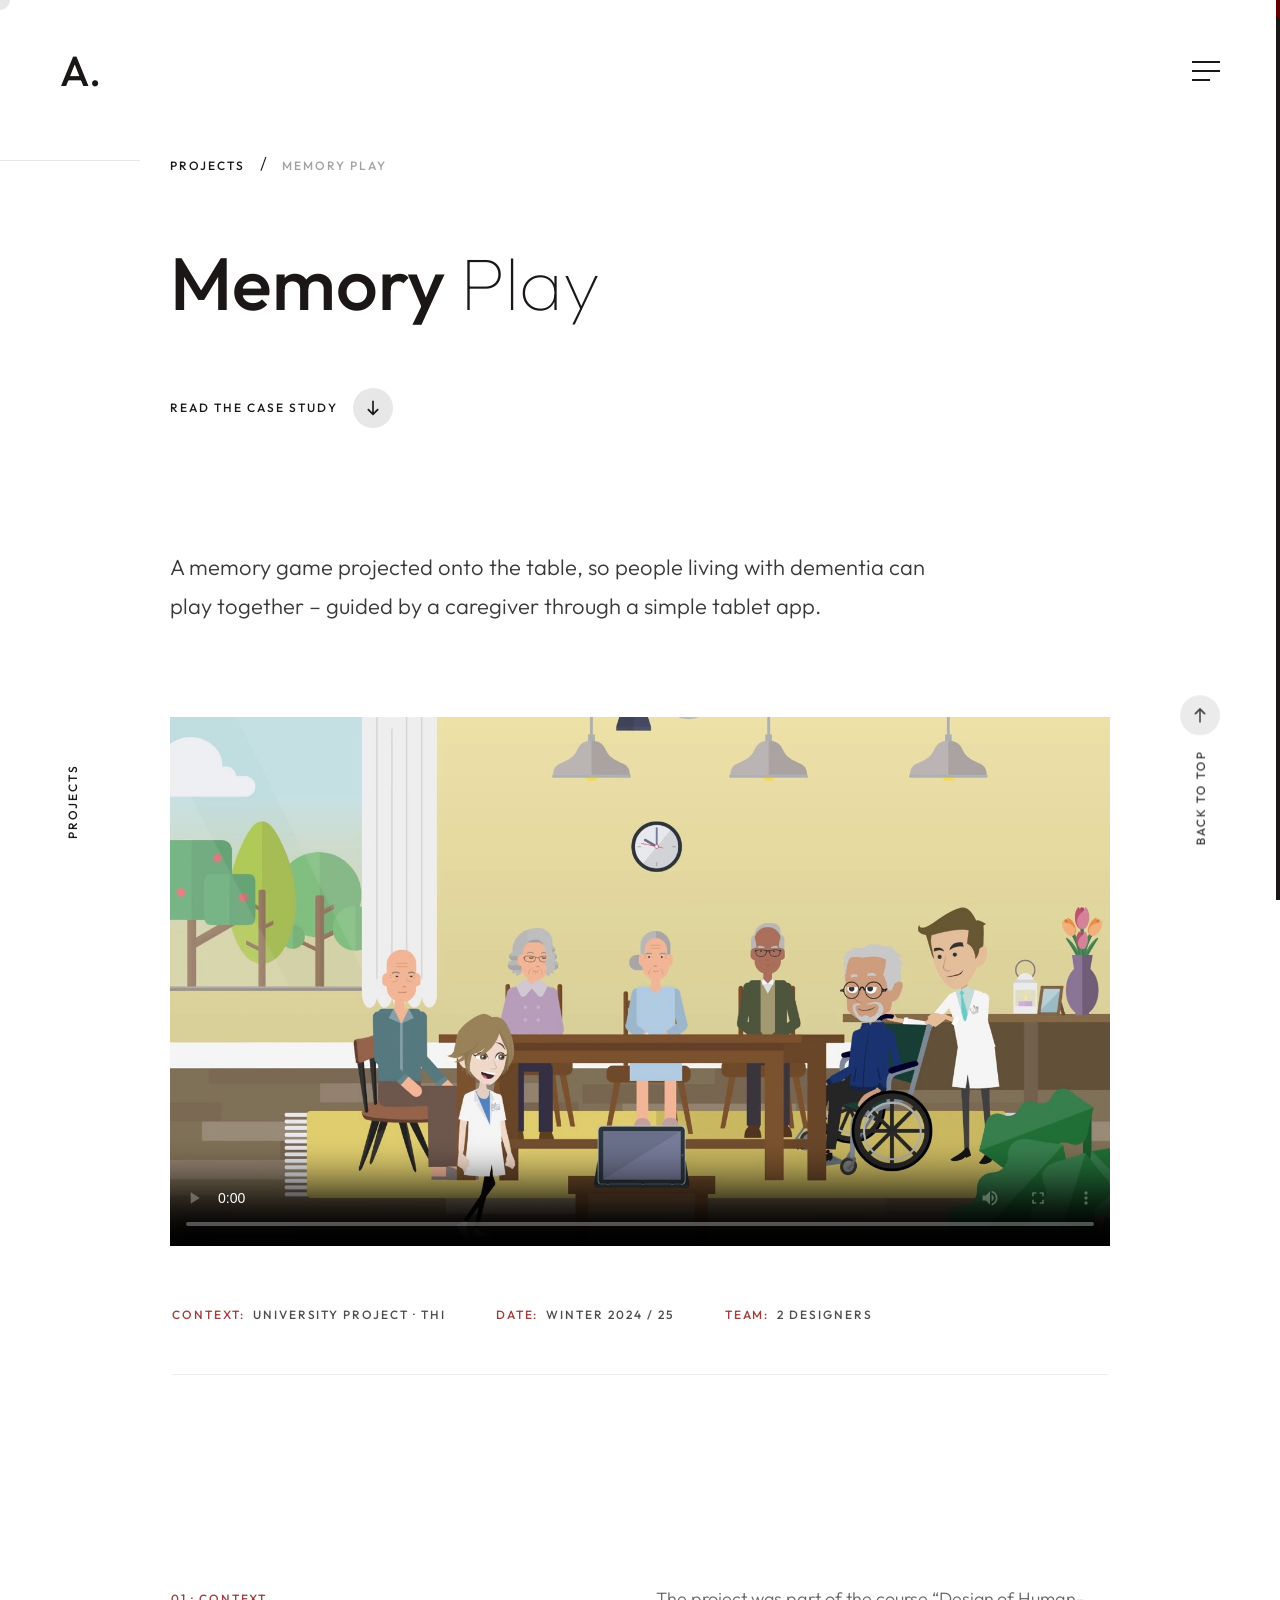
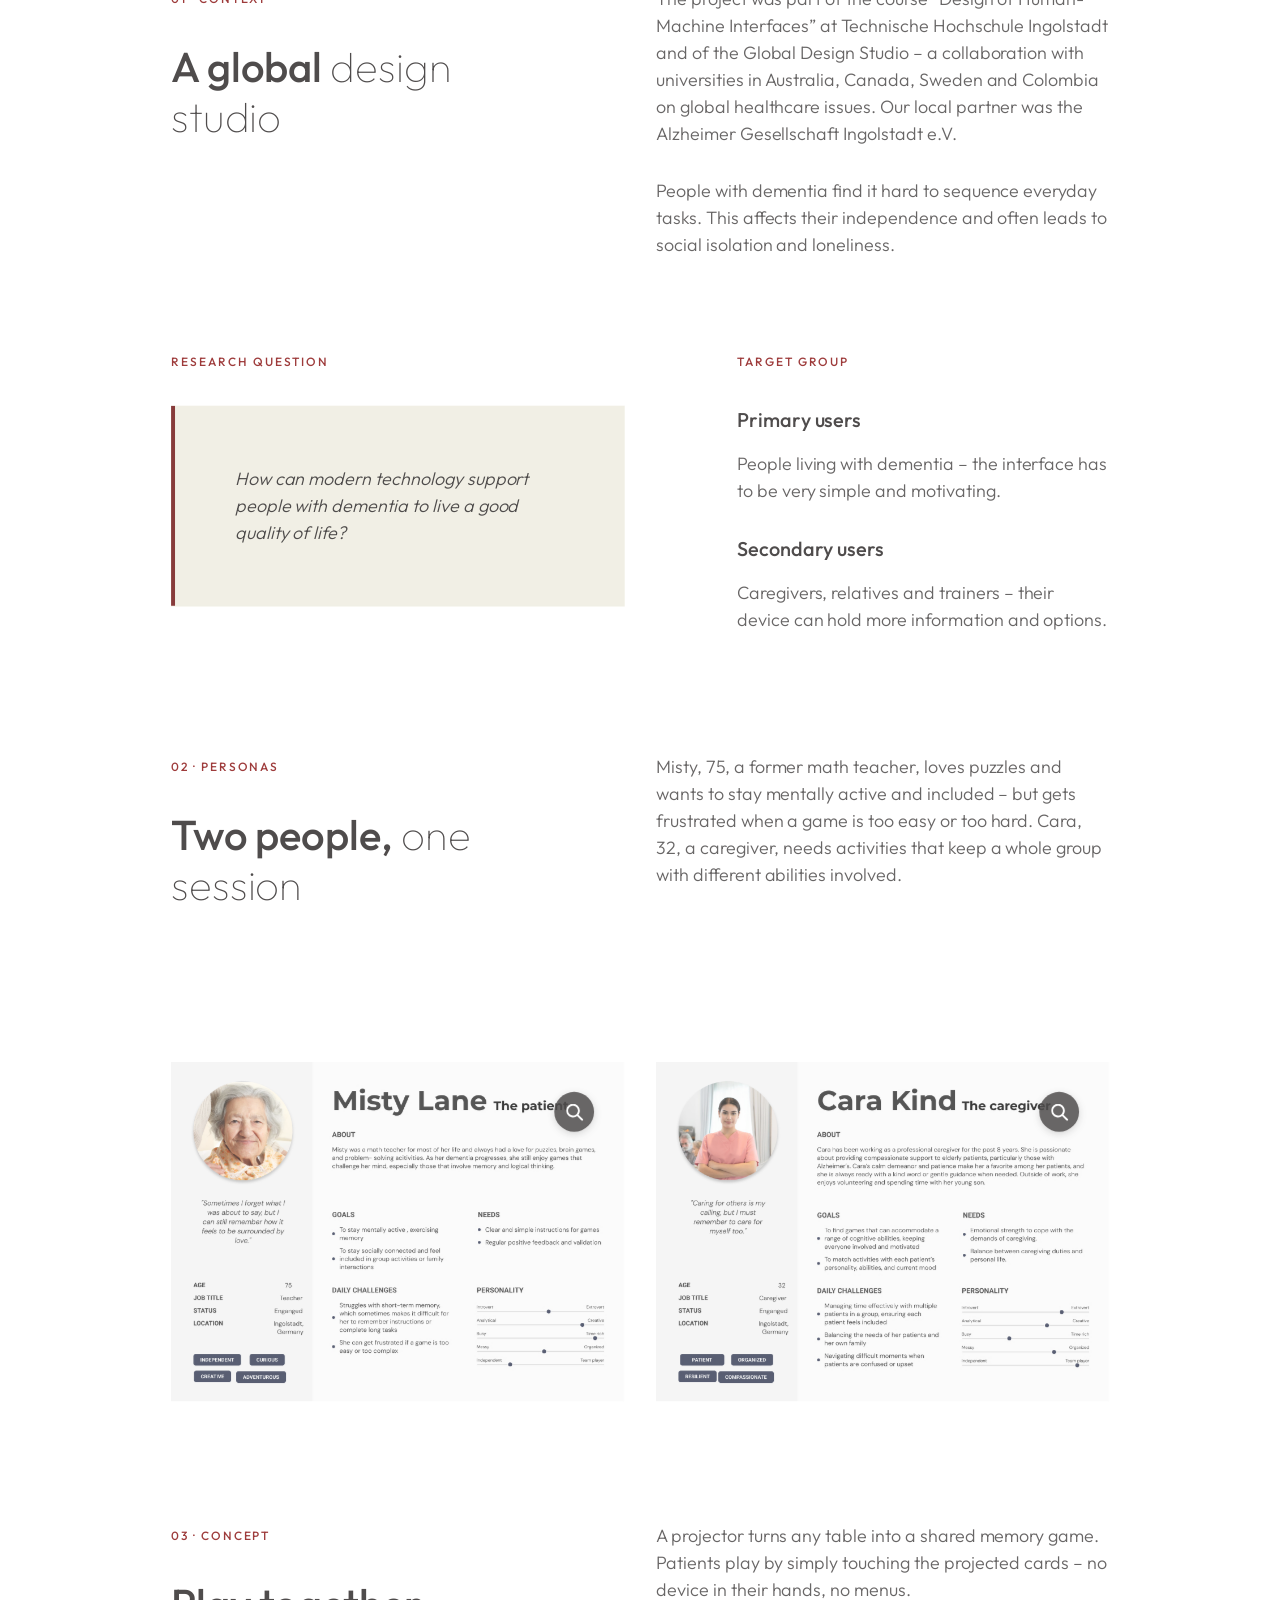
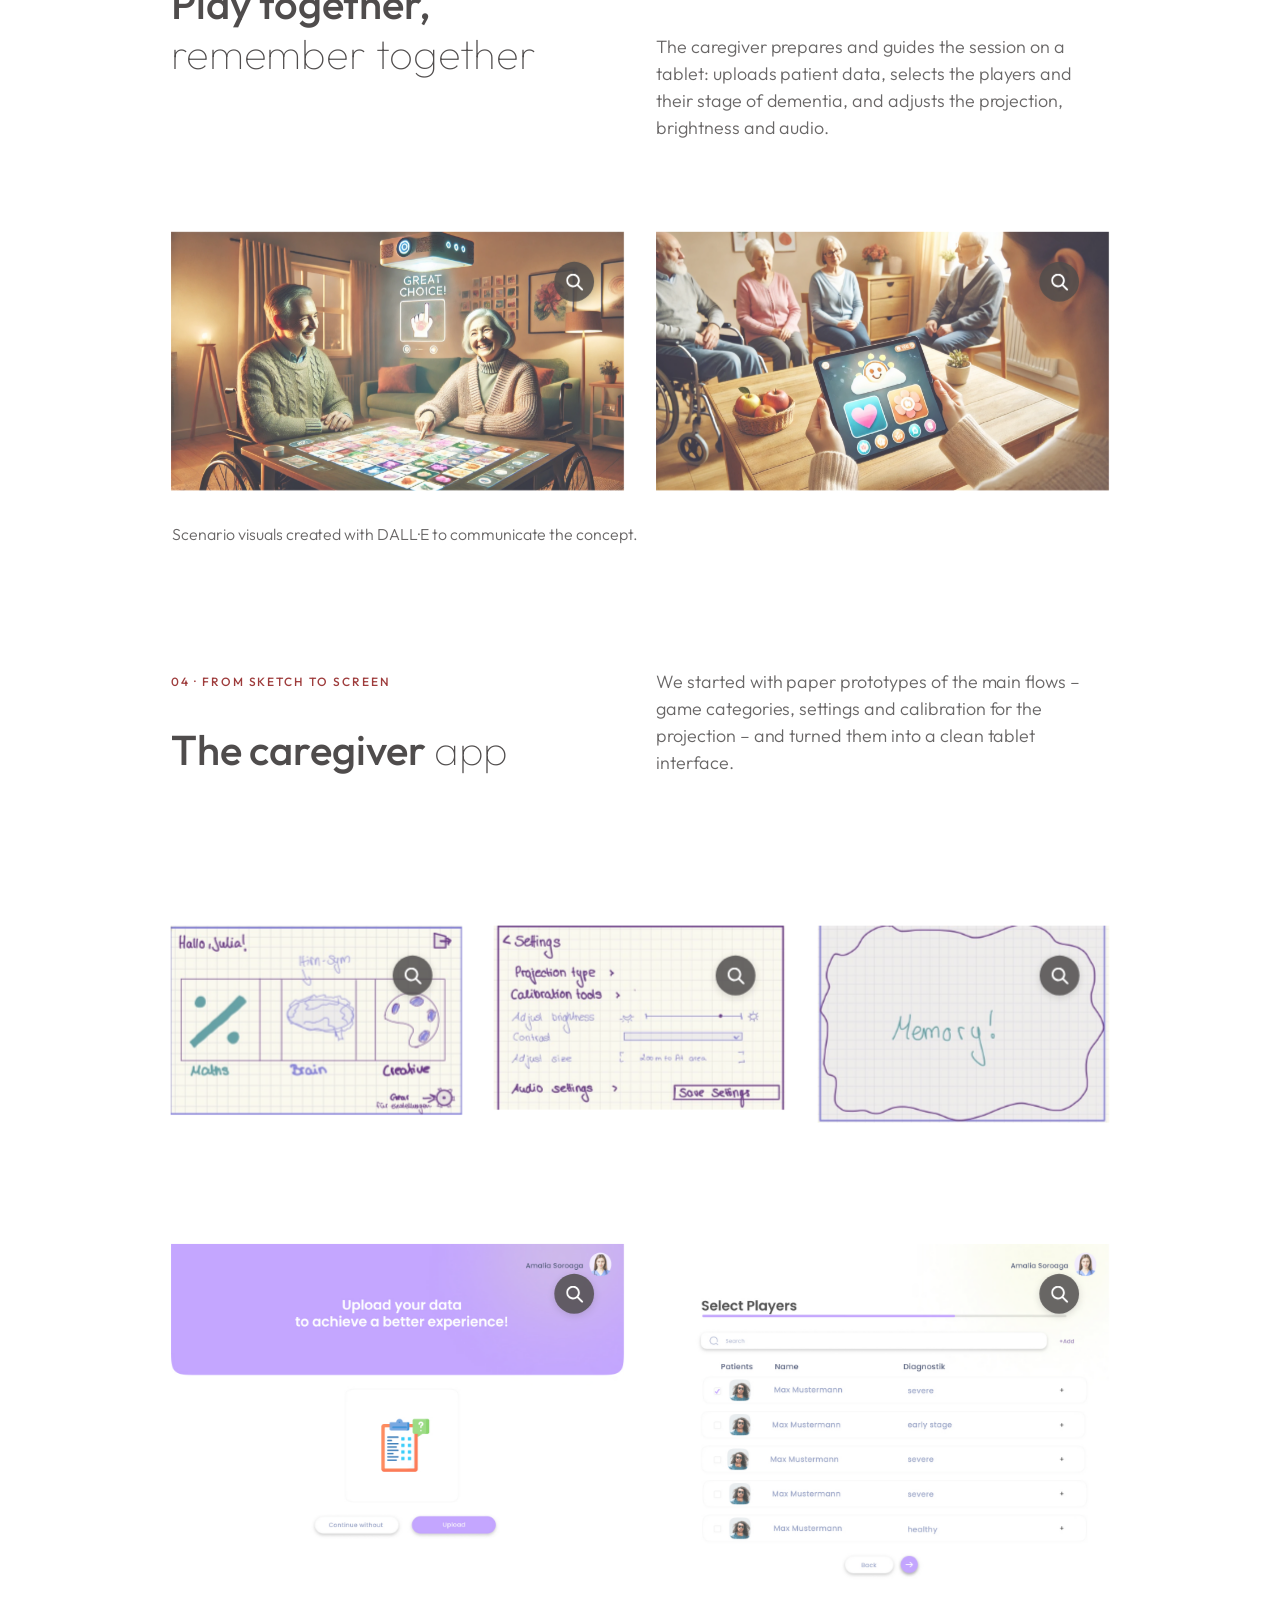
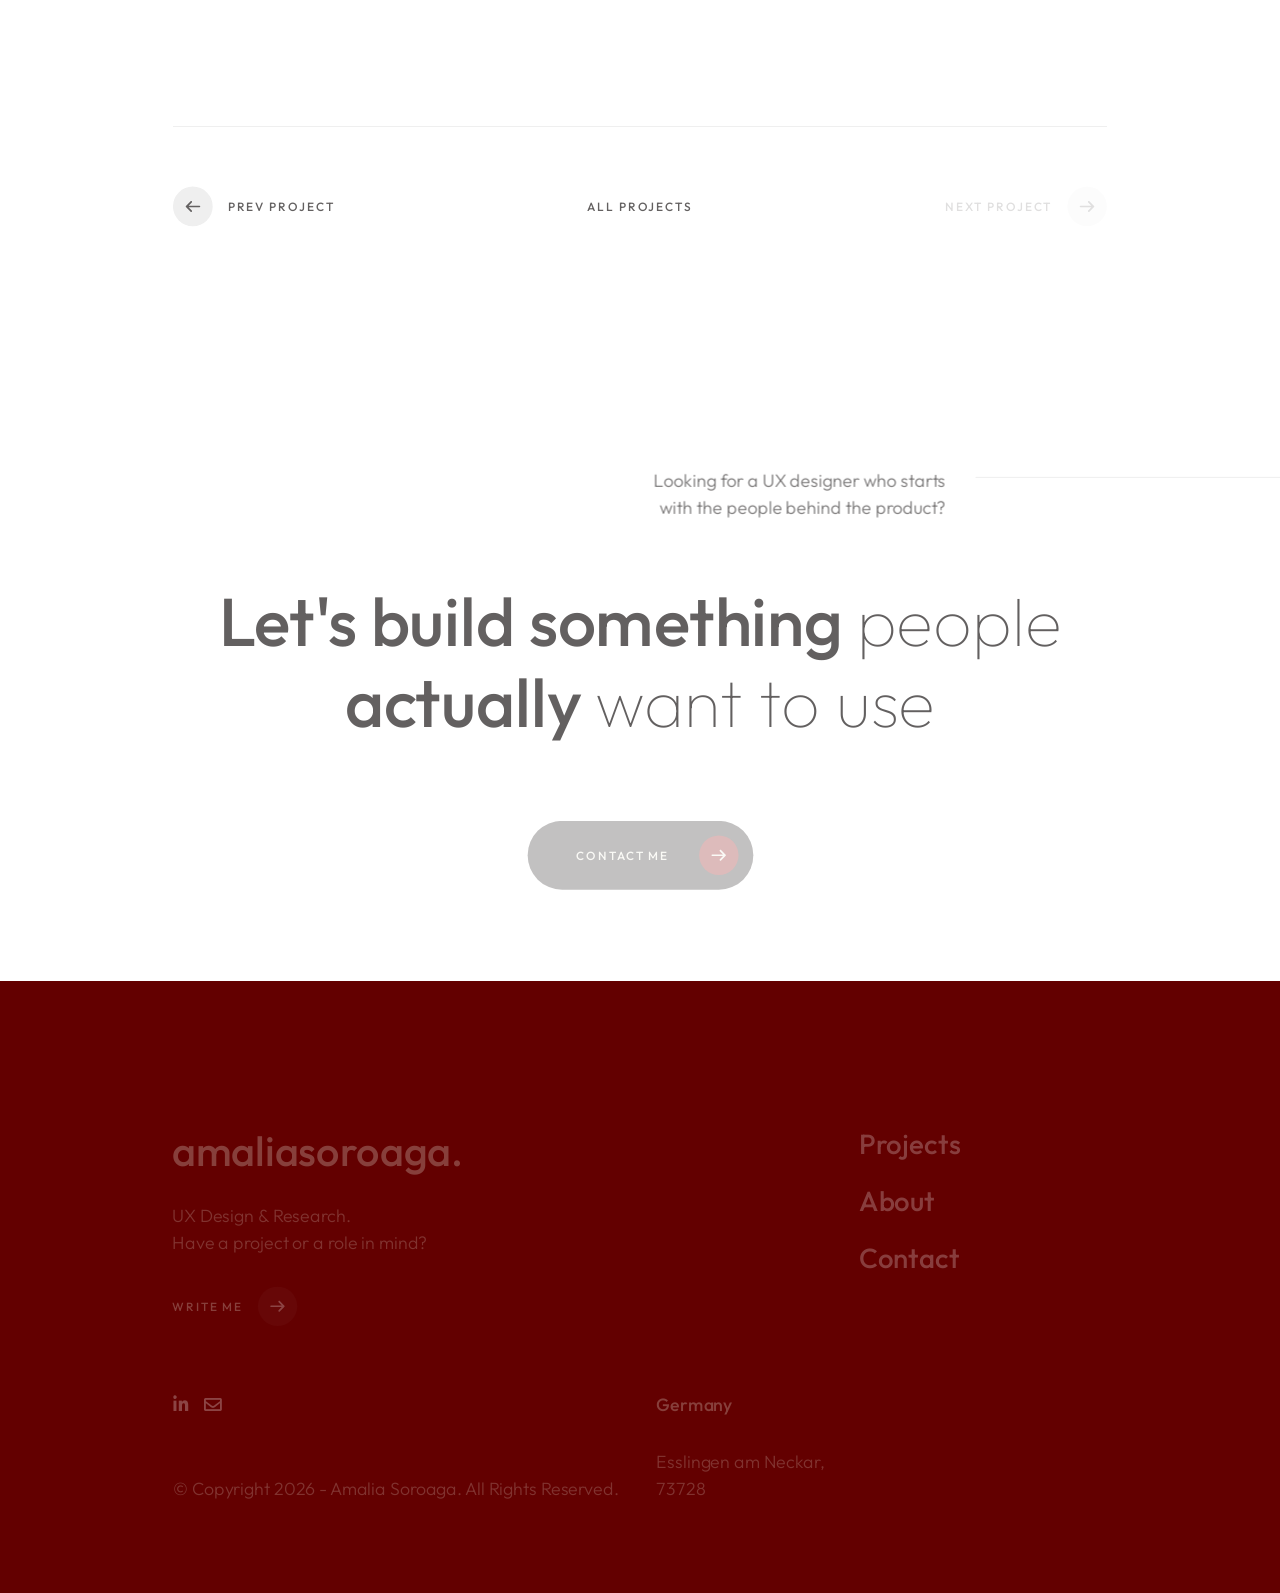
<file: project-4.html>
<!DOCTYPE html>
<html lang="en">

<head>

    <meta charset="UTF-8">
    <meta name="viewport" content="width=device-width, initial-scale=1.0">
    <meta http-equiv="X-UA-Compatible" content="ie=edge">
    <meta name="description" content="A projected memory game and caregiver app for group activities in dementia care. University project at THI.">

    <!-- bootstrap grid css -->
    <link rel="stylesheet" href="css/plugins/bootstrap-grid.css">
    <!-- font awesome css -->
    <link rel="stylesheet" href="css/plugins/font-awesome.min.css">
    <!-- swiper css -->
    <link rel="stylesheet" href="css/plugins/swiper.min.css">
    <!-- fancybox css -->
    <link rel="stylesheet" href="css/plugins/fancybox.min.css">
    <!-- ashley scss -->
    <link rel="stylesheet" href="css/style.css">
    <!-- page name -->
    <title>Memory Play – Amalia Soroaga</title>

</head>

<body>

    <!-- wrapper -->
    <div class="mil-wrapper" id="top">

        <!-- cursor -->
        <div class="mil-ball">
            <span class="mil-icon-1">
                <svg viewBox="0 0 128 128">
                    <path d="M106.1,41.9c-1.2-1.2-3.1-1.2-4.2,0c-1.2,1.2-1.2,3.1,0,4.2L116.8,61H11.2l14.9-14.9c1.2-1.2,1.2-3.1,0-4.2	c-1.2-1.2-3.1-1.2-4.2,0l-20,20c-1.2,1.2-1.2,3.1,0,4.2l20,20c0.6,0.6,1.4,0.9,2.1,0.9s1.5-0.3,2.1-0.9c1.2-1.2,1.2-3.1,0-4.2	L11.2,67h105.5l-14.9,14.9c-1.2,1.2-1.2,3.1,0,4.2c0.6,0.6,1.4,0.9,2.1,0.9s1.5-0.3,2.1-0.9l20-20c1.2-1.2,1.2-3.1,0-4.2L106.1,41.9	z" />
                </svg>
            </span>
            <div class="mil-more-text">More</div>
            <div class="mil-choose-text">Сhoose</div>
        </div>
        <!-- cursor end -->


        <!-- scrollbar progress -->
        <div class="mil-progress-track">
            <div class="mil-progress"></div>
        </div>
        <!-- scrollbar progress end -->

        <!-- menu -->
        <div class="mil-menu-frame">
            <!-- frame clone -->
            <div class="mil-frame-top">
                <a href="index.html" class="mil-logo">A.</a>
                <div class="mil-menu-btn" tabindex="0">
                    <span></span>
                </div>
            </div>
            <!-- frame clone end -->
            <div class="container">
                <div class="mil-menu-content">
                    <div class="row">
                        <div class="col-xl-5">

                            <nav class="mil-main-menu" id="swupMenu">
                                <ul>
                                    <li class="mil-active"><a href="index.html#projects" tabindex="0">Projects</a></li>
                                    <li><a href="about.html" tabindex="0">About</a></li>
                                    <li><a href="contact.html" tabindex="0">Contact</a></li>
                                </ul>
                            </nav>

                        </div>
                        <div class="col-xl-7">

                            <div class="mil-menu-right-frame">
                                <div class="mil-animation-in">
                                    <div class="mil-animation-frame">
                                        <div class="mil-animation mil-position-1 mil-scale" data-value-1="2" data-value-2="2"></div>
                                    </div>
                                </div>
                                <div class="mil-menu-right">
                                    <div class="row">
                                        <div class="col-lg-8 mil-mb-60">

                                            <h6 class="mil-muted mil-mb-30">Projects</h6>

                                            <ul class="mil-menu-list">
                                                <li><a href="project-hcd.html" class="mil-light-soft">Closing the UX Expectation Gap</a></li>
                                                <li><a href="project-2.html" class="mil-light-soft">Reporting on Instagram</a></li>
                                                <li><a href="project-3.html" class="mil-light-soft">Sustainable Sports Events</a></li>
                                                <li><a href="project-5.html" class="mil-light-soft">Bodique</a></li>
                                                <li><a href="project-6.html" class="mil-light-soft">Podologie Praxis</a></li>
                                                <li><a href="project-4.html" class="mil-light-soft">Memory Play</a></li>
                                            </ul>

                                        </div>
                                    </div>
                                    <div class="mil-divider mil-mb-60"></div>
                                    <div class="row justify-content-between">

                                        <div class="col-lg-6 mil-mb-60">

                                            <h6 class="mil-muted mil-mb-30">Germany</h6>

                                            <p class="mil-light-soft">Esslingen am Neckar, 73728<br><a href="mailto:amaliasoroaga@yahoo.com" class="mil-light-soft" data-no-swup>amaliasoroaga@yahoo.com</a></p>

                                        </div>
                                    </div>
                                </div>
                            </div>

                        </div>
                    </div>
                </div>
            </div>
        </div>
        <!-- menu -->

        <!-- curtain -->
        <div class="mil-curtain"></div>
        <!-- curtain end -->

        <!-- frame -->
        <div class="mil-frame">
            <div class="mil-frame-top">
                <a href="index.html" class="mil-logo">A.</a>
                <div class="mil-menu-btn" tabindex="0">
                    <span></span>
                </div>
            </div>
            <div class="mil-frame-bottom">
                <div class="mil-current-page"></div>
                <div class="mil-back-to-top">
                    <a href="#top" class="mil-link mil-dark mil-arrow-place">
                        <span>Back to top</span>
                    </a>
                </div>
            </div>
        </div>
        <!-- frame end -->

        <!-- content -->
        <div class="mil-content">
            <div id="swupMain" class="mil-main-transition">

                <!-- banner -->
                <div class="mil-inner-banner">
                    <div class="mil-banner-content mil-up">
                        <div class="mil-animation-frame">
                            <div class="mil-animation mil-position-4 mil-dark mil-scale" data-value-1="6" data-value-2="1.4"></div>
                        </div>
                        <div class="container">
                            <ul class="mil-breadcrumbs mil-mb-60">
                                <li><a href="index.html#projects">Projects</a></li>
                                <li><a href="project-4.html">Memory Play</a></li>
                            </ul>
                            <h1 class="mil-mb-60">Memory <span class="mil-thin">Play</span></h1>
                            <a href="#project" class="mil-link mil-dark mil-arrow-place mil-down-arrow">
                                <span>Read the case study</span>
                            </a>
                        </div>
                    </div>
                </div>
                <!-- banner end -->

                <!-- project -->
                <section class="mil-p-120-0">
                    <div class="container mil-p-0-120" id="project">

                        <div class="row mil-mb-90">
                            <div class="col-lg-10">
                                <p class="mil-text-xl mil-up">A memory game projected onto the table, so people living with dementia can play together – guided by a caregiver through a simple tablet app.</p>
                            </div>
                        </div>
                        <div class="mil-image-frame mil-horizontal mil-up" style="padding-bottom: 56.25%;">
                            <video src="img/dementia/memory-play-video.mp4" poster="img/dementia/video-poster.jpg" controls playsinline preload="metadata" style="position: absolute; top: 0; left: 0; width: 100%; height: 100%; background-color: rgb(27, 23, 23);"></video>
                        </div>
                        <div class="mil-info mil-up">
                            <div>Context: &nbsp;<span class="mil-dark">University project · THI</span></div>
                            <div>Date: &nbsp;<span class="mil-dark">Winter 2024 / 25</span></div>
                            <div>Team: &nbsp;<span class="mil-dark">2 designers</span></div>
                        </div>

                        <div class="mil-p-120-0">

                            <div class="row justify-content-between mil-p-90-90">
                                <div class="col-lg-5">
                                    <p class="mil-upper mil-accent mil-up mil-mb-30">01 · Context</p>
                                    <h3 class="mil-up mil-mb-60">A global <span class="mil-thin">design studio</span></h3>
                                </div>
                                <div class="col-lg-6">
                                    <p class="mil-up mil-mb-30">The project was part of the course “Design of Human-Machine Interfaces” at Technische Hochschule Ingolstadt and of the Global Design Studio – a collaboration with universities in Australia, Canada, Sweden and Colombia on global healthcare issues. Our local partner was the Alzheimer Gesellschaft Ingolstadt e.V.</p>
                                    <p class="mil-up ">People with dementia find it hard to sequence everyday tasks. This affects their independence and often leads to social isolation and loneliness.</p>
                                </div>
                            </div>

                            <div class="row justify-content-between mil-p-0-90">
                                <div class="col-lg-6 mil-mb-30">
                                    <p class="mil-upper mil-accent mil-up mil-mb-30">Research question</p>
                                    <blockquote class="mil-up">How can modern technology support people with dementia to live a good quality of life?</blockquote>
                                </div>
                                <div class="col-lg-5 mil-mb-30">
                                    <p class="mil-upper mil-accent mil-up mil-mb-30">Target group</p>
                                    <h5 class="mil-up mil-mb-15">Primary users</h5>
                                    <p class="mil-up mil-mb-30">People living with dementia – the interface has to be very simple and motivating.</p>
                                    <h5 class="mil-up mil-mb-15">Secondary users</h5>
                                    <p class="mil-up">Caregivers, relatives and trainers – their device can hold more information and options.</p>
                                </div>
                            </div>

                            <div class="row justify-content-between mil-p-0-90">
                                <div class="col-lg-5">
                                    <p class="mil-upper mil-accent mil-up mil-mb-30">02 · Personas</p>
                                    <h3 class="mil-up mil-mb-60">Two people, <span class="mil-thin">one session</span></h3>
                                </div>
                                <div class="col-lg-6">
                                    <p class="mil-up ">Misty, 75, a former math teacher, loves puzzles and wants to stay mentally active and included – but gets frustrated when a game is too easy or too hard. Cara, 32, a caregiver, needs activities that keep a whole group with different abilities involved.</p>
                                </div>
                            </div>

                            <div class="row">
                                <div class="col-lg-6">
                                    <div class="mil-image-frame mil-horizontal mil-up mil-mb-30" style="padding-bottom: 75%;">
                                        <img src="img/dementia/persona-patient.jpg" alt="Persona Misty Lane, the patient: 75, former teacher, wants to stay mentally active and socially included.">
                                        <a data-fancybox="gallery" data-no-swup href="img/dementia/persona-patient.jpg" class="mil-zoom-btn">
                                            <img src="img/icons/zoom.svg" alt="zoom">
                                        </a>
                                    </div>
                                </div>
                                <div class="col-lg-6">
                                    <div class="mil-image-frame mil-horizontal mil-up mil-mb-30" style="padding-bottom: 75%;">
                                        <img src="img/dementia/persona-caregiver.jpg" alt="Persona Cara Kind, the caregiver: 32, wants games that fit a range of cognitive abilities.">
                                        <a data-fancybox="gallery" data-no-swup href="img/dementia/persona-caregiver.jpg" class="mil-zoom-btn">
                                            <img src="img/icons/zoom.svg" alt="zoom">
                                        </a>
                                    </div>
                                </div>
                            </div>

                            <div class="row justify-content-between mil-p-90-90">
                                <div class="col-lg-5">
                                    <p class="mil-upper mil-accent mil-up mil-mb-30">03 · Concept</p>
                                    <h3 class="mil-up mil-mb-60">Play together, <span class="mil-thin">remember together</span></h3>
                                </div>
                                <div class="col-lg-6">
                                    <p class="mil-up mil-mb-30">A projector turns any table into a shared memory game. Patients play by simply touching the projected cards – no device in their hands, no menus.</p>
                                    <p class="mil-up ">The caregiver prepares and guides the session on a tablet: uploads patient data, selects the players and their stage of dementia, and adjusts the projection, brightness and audio.</p>
                                </div>
                            </div>

                            <div class="row">
                                <div class="col-lg-6">
                                    <div class="mil-image-frame mil-horizontal mil-up mil-mb-30" style="padding-bottom: 57.13%;">
                                        <img src="img/dementia/scene-playing.jpg" alt="AI-generated scenario: two residents play the projected memory game, the system shows “Great choice!”.">
                                        <a data-fancybox="gallery" data-no-swup href="img/dementia/scene-playing.jpg" class="mil-zoom-btn">
                                            <img src="img/icons/zoom.svg" alt="zoom">
                                        </a>
                                    </div>
                                </div>
                                <div class="col-lg-6">
                                    <div class="mil-image-frame mil-horizontal mil-up mil-mb-30" style="padding-bottom: 57.13%;">
                                        <img src="img/dementia/scene-caregiver.jpg" alt="AI-generated scenario: a caregiver holds the tablet app while residents wait for the game.">
                                        <a data-fancybox="gallery" data-no-swup href="img/dementia/scene-caregiver.jpg" class="mil-zoom-btn">
                                            <img src="img/icons/zoom.svg" alt="zoom">
                                        </a>
                                    </div>
                                </div>
                            </div>
                            <p class="mil-text-sm mil-up mil-mb-30">Scenario visuals created with DALL·E to communicate the concept.</p>

                            <div class="row justify-content-between mil-p-90-90">
                                <div class="col-lg-5">
                                    <p class="mil-upper mil-accent mil-up mil-mb-30">04 · From sketch to screen</p>
                                    <h3 class="mil-up mil-mb-60">The caregiver <span class="mil-thin">app</span></h3>
                                </div>
                                <div class="col-lg-6">
                                    <p class="mil-up ">We started with paper prototypes of the main flows – game categories, settings and calibration for the projection – and turned them into a clean tablet interface.</p>
                                </div>
                            </div>

                            <div class="row">
                                <div class="col-lg-4">
                                    <div class="mil-image-frame mil-horizontal mil-up mil-mb-30" style="padding-bottom: 64.85%;">
                                        <img src="img/dementia/sketch-home.jpg" alt="Paper prototype: start screen with the game categories maths, brain and creative.">
                                        <a data-fancybox="gallery" data-no-swup href="img/dementia/sketch-home.jpg" class="mil-zoom-btn">
                                            <img src="img/icons/zoom.svg" alt="zoom">
                                        </a>
                                    </div>
                                </div>
                                <div class="col-lg-4">
                                    <div class="mil-image-frame mil-horizontal mil-up mil-mb-30" style="padding-bottom: 63.14%;">
                                        <img src="img/dementia/sketch-settings.jpg" alt="Paper prototype: settings with projection type, brightness, contrast and size.">
                                        <a data-fancybox="gallery" data-no-swup href="img/dementia/sketch-settings.jpg" class="mil-zoom-btn">
                                            <img src="img/icons/zoom.svg" alt="zoom">
                                        </a>
                                    </div>
                                </div>
                                <div class="col-lg-4">
                                    <div class="mil-image-frame mil-horizontal mil-up mil-mb-30" style="padding-bottom: 67.59%;">
                                        <img src="img/dementia/sketch-memory.jpg" alt="Paper prototype: the memory game screen.">
                                        <a data-fancybox="gallery" data-no-swup href="img/dementia/sketch-memory.jpg" class="mil-zoom-btn">
                                            <img src="img/icons/zoom.svg" alt="zoom">
                                        </a>
                                    </div>
                                </div>
                            </div>
                            <div class="row mil-p-90-90">
                                <div class="col-lg-6">
                                    <div class="mil-image-frame mil-horizontal mil-up mil-mb-30" style="padding-bottom: 69.85%;">
                                        <img src="img/dementia/app-upload.jpg" alt="Tablet screen: upload patient data to achieve a better experience, or continue without.">
                                        <a data-fancybox="gallery" data-no-swup href="img/dementia/app-upload.jpg" class="mil-zoom-btn">
                                            <img src="img/icons/zoom.svg" alt="zoom">
                                        </a>
                                    </div>
                                </div>
                                <div class="col-lg-6">
                                    <div class="mil-image-frame mil-horizontal mil-up mil-mb-30" style="padding-bottom: 78.89%;">
                                        <img src="img/dementia/app-players.jpg" alt="Tablet screen: select players from a list of patients with their diagnosis stage.">
                                        <a data-fancybox="gallery" data-no-swup href="img/dementia/app-players.jpg" class="mil-zoom-btn">
                                            <img src="img/icons/zoom.svg" alt="zoom">
                                        </a>
                                    </div>
                                </div>
                            </div>
                        </div>

                        <div class="mil-works-nav mil-up">
                            <a href="project-6.html" class="mil-link mil-dark mil-arrow-place mil-icon-left">
                                <span>Prev project</span>
                            </a>
                            <a href="index.html#projects" class="mil-link mil-dark">
                                <span>All projects</span>
                            </a>
                            <a href="#." class="mil-link mil-dark mil-arrow-place mil-disabled">
                                <span>Next project</span>
                            </a>
                        </div>

                    </div>
                </section>
                <!-- project end -->

                <!-- call to action -->
                <section class="mil-soft-bg">
                    <div class="container mil-p-120-120">
                        <div class="row">
                            <div class="col-lg-10">

                                <span class="mil-suptitle mil-suptitle-right mil-suptitle-dark mil-up">Looking for a UX designer who starts <br> with the people behind the product?</span>

                            </div>
                        </div>
                        <div class="mil-center">
                            <h2 class="mil-up mil-mb-60">Let's build something <span class="mil-thin">people</span> <br> actually <span class="mil-thin">want to use</span></h2>
                            <div class="mil-up"><a href="contact.html" class="mil-button mil-arrow-place"><span>Contact me</span></a></div>
                        </div>
                    </div>
                </section>
                <!-- call to action end -->

                <!-- footer -->
                <footer class="mil-dark-bg">
                    <div class="mi-invert-fix">
                        <div class="container mil-p-120-60">
                            <div class="row justify-content-between">
                                <div class="col-md-4 col-lg-4 mil-mb-60">

                                    <div class="mil-muted mil-logo mil-up mil-mb-30">amaliasoroaga.</div>

                                    <p class="mil-light-soft mil-up mil-mb-30">UX Design &amp; Research.<br>Have a project or a role in mind?</p>

                                    <div class="mil-up"><a href="mailto:amaliasoroaga@yahoo.com" class="mil-link mil-muted mil-arrow-place" data-no-swup><span>Write me</span></a></div>

                                </div>
                                <div class="col-md-7 col-lg-6">
                                    <div class="row justify-content-end">
                                        <div class="col-md-6 col-lg-7">

                                            <nav class="mil-footer-menu mil-mb-60">
                                                <ul>
                                                    <li class="mil-up">
                                                        <a href="index.html#projects">Projects</a>
                                                    </li>
                                                    <li class="mil-up">
                                                        <a href="about.html">About</a>
                                                    </li>
                                                    <li class="mil-up">
                                                        <a href="contact.html">Contact</a>
                                                    </li>
                                                </ul>
                                            </nav>

                                        </div>
                                    </div>
                                </div>
                            </div>

                            <div class="row justify-content-between flex-sm-row-reverse">
                                <div class="col-md-7 col-lg-6">

                                    <div class="row justify-content-between">

                                        <div class="col-md-6 col-lg-5 mil-mb-60">

                                            <h6 class="mil-muted mil-up mil-mb-30">Germany</h6>

                                            <p class="mil-light-soft mil-up">Esslingen am Neckar, 73728</p>

                                        </div>

                                    </div>

                                </div>
                                <div class="col-md-4 col-lg-6 mil-mb-60">

                                    <div class="mil-vert-between">
                                        <div class="mil-mb-30">
                                            <ul class="mil-social-icons mil-up">
                                                <li><a href="https://www.linkedin.com/in/amalia-elena-soroaga-b280b622a/" target="_blank" rel="noopener" class="social-icon" aria-label="LinkedIn" data-no-swup> <i class="fab fa-linkedin-in"></i></a></li>
                                                <li><a href="mailto:amaliasoroaga@yahoo.com" class="social-icon" aria-label="Email" data-no-swup> <i class="far fa-envelope"></i></a></li>
                                            </ul>
                                        </div>
                                        <p class="mil-light-soft mil-up">© Copyright 2026 - Amalia Soroaga. All Rights Reserved.</p>
                                    </div>

                                </div>
                            </div>
                        </div>
                    </div>
                </footer>
                <!-- footer end -->

                <!-- hidden elements -->
                <div class="mil-hidden-elements">
                    <div class="mil-dodecahedron">
                        <div class="mil-pentagon">
                            <div></div>
                            <div></div>
                            <div></div>
                            <div></div>
                            <div></div>
                        </div>
                        <div class="mil-pentagon">
                            <div></div>
                            <div></div>
                            <div></div>
                            <div></div>
                            <div></div>
                        </div>
                        <div class="mil-pentagon">
                            <div></div>
                            <div></div>
                            <div></div>
                            <div></div>
                            <div></div>
                        </div>
                        <div class="mil-pentagon">
                            <div></div>
                            <div></div>
                            <div></div>
                            <div></div>
                            <div></div>
                        </div>
                        <div class="mil-pentagon">
                            <div></div>
                            <div></div>
                            <div></div>
                            <div></div>
                            <div></div>
                        </div>
                        <div class="mil-pentagon">
                            <div></div>
                            <div></div>
                            <div></div>
                            <div></div>
                            <div></div>
                        </div>
                        <div class="mil-pentagon">
                            <div></div>
                            <div></div>
                            <div></div>
                            <div></div>
                            <div></div>
                        </div>
                        <div class="mil-pentagon">
                            <div></div>
                            <div></div>
                            <div></div>
                            <div></div>
                            <div></div>
                        </div>
                        <div class="mil-pentagon">
                            <div></div>
                            <div></div>
                            <div></div>
                            <div></div>
                            <div></div>
                        </div>
                        <div class="mil-pentagon">
                            <div></div>
                            <div></div>
                            <div></div>
                            <div></div>
                            <div></div>
                        </div>
                        <div class="mil-pentagon">
                            <div></div>
                            <div></div>
                            <div></div>
                            <div></div>
                            <div></div>
                        </div>
                        <div class="mil-pentagon">
                            <div></div>
                            <div></div>
                            <div></div>
                            <div></div>
                            <div></div>
                        </div>
                    </div>

                    <svg xmlns="http://www.w3.org/2000/svg" viewBox="0 0 24 24" class="mil-arrow">
                        <path d="M 14 5.3417969 C 13.744125 5.3417969 13.487969 5.4412187 13.292969 5.6367188 L 13.207031 5.7226562 C 12.816031 6.1136563 12.816031 6.7467188 13.207031 7.1367188 L 17.070312 11 L 4 11 C 3.448 11 3 11.448 3 12 C 3 12.552 3.448 13 4 13 L 17.070312 13 L 13.207031 16.863281 C 12.816031 17.254281 12.816031 17.887344 13.207031 18.277344 L 13.292969 18.363281 C 13.683969 18.754281 14.317031 18.754281 14.707031 18.363281 L 20.363281 12.707031 C 20.754281 12.316031 20.754281 11.682969 20.363281 11.292969 L 14.707031 5.6367188 C 14.511531 5.4412187 14.255875 5.3417969 14 5.3417969 z" />
                    </svg>

                    <svg width="250" viewBox="0 0 300 1404" fill="none" xmlns="http://www.w3.org/2000/svg" class="mil-lines">
                        <path fill-rule="evenodd" clip-rule="evenodd" d="M1 892L1 941H299V892C299 809.71 232.29 743 150 743C67.7096 743 1 809.71 1 892ZM0 942H300V892C300 809.157 232.843 742 150 742C67.1573 742 0 809.157 0 892L0 942Z" class="mil-move" />
                        <path fill-rule="evenodd" clip-rule="evenodd" d="M299 146V97L1 97V146C1 228.29 67.7096 295 150 295C232.29 295 299 228.29 299 146ZM300 96L0 96V146C0 228.843 67.1573 296 150 296C232.843 296 300 228.843 300 146V96Z" class="mil-move" />
                        <path fill-rule="evenodd" clip-rule="evenodd" d="M299 1H1V1403H299V1ZM0 0V1404H300V0H0Z" />
                        <path fill-rule="evenodd" clip-rule="evenodd" d="M150 -4.37115e-08L150 1404L149 1404L149 0L150 -4.37115e-08Z" />
                        <path fill-rule="evenodd" clip-rule="evenodd" d="M150 1324C232.29 1324 299 1257.29 299 1175C299 1092.71 232.29 1026 150 1026C67.7096 1026 1 1092.71 1 1175C1 1257.29 67.7096 1324 150 1324ZM150 1325C232.843 1325 300 1257.84 300 1175C300 1092.16 232.843 1025 150 1025C67.1573 1025 0 1092.16 0 1175C0 1257.84 67.1573 1325 150 1325Z" class="mil-move" />
                        <path fill-rule="evenodd" clip-rule="evenodd" d="M300 1175H0V1174H300V1175Z" class="mil-move" />
                        <path fill-rule="evenodd" clip-rule="evenodd" d="M150 678C232.29 678 299 611.29 299 529C299 446.71 232.29 380 150 380C67.7096 380 1 446.71 1 529C1 611.29 67.7096 678 150 678ZM150 679C232.843 679 300 611.843 300 529C300 446.157 232.843 379 150 379C67.1573 379 0 446.157 0 529C0 611.843 67.1573 679 150 679Z" class="mil-move" />
                        <path fill-rule="evenodd" clip-rule="evenodd" d="M299 380H1V678H299V380ZM0 379V679H300V379H0Z" class="mil-move" />
                    </svg>
                </div>
                <!-- hidden elements end -->

            </div>
        </div>
        <!-- content -->
    </div>
    <!-- wrapper end -->

    <!-- jQuery js -->
    <script src="js/plugins/jquery.min.js"></script>
    <!-- swup js -->
    <script src="js/plugins/swup.min.js"></script>
    <!-- swiper js -->
    <script src="js/plugins/swiper.min.js"></script>
    <!-- fancybox js -->
    <script src="js/plugins/fancybox.min.js"></script>
    <!-- gsap js -->
    <script src="js/plugins/gsap.min.js"></script>
    <!-- scroll smoother -->
    <script src="js/plugins/smooth-scroll.js"></script>
    <!-- scroll trigger js -->
    <script src="js/plugins/ScrollTrigger.min.js"></script>
    <!-- scroll to js -->
    <script src="js/plugins/ScrollTo.min.js"></script>
    <!-- ashley js -->
    <script src="js/main.js"></script>

</body>

</html>
</file>
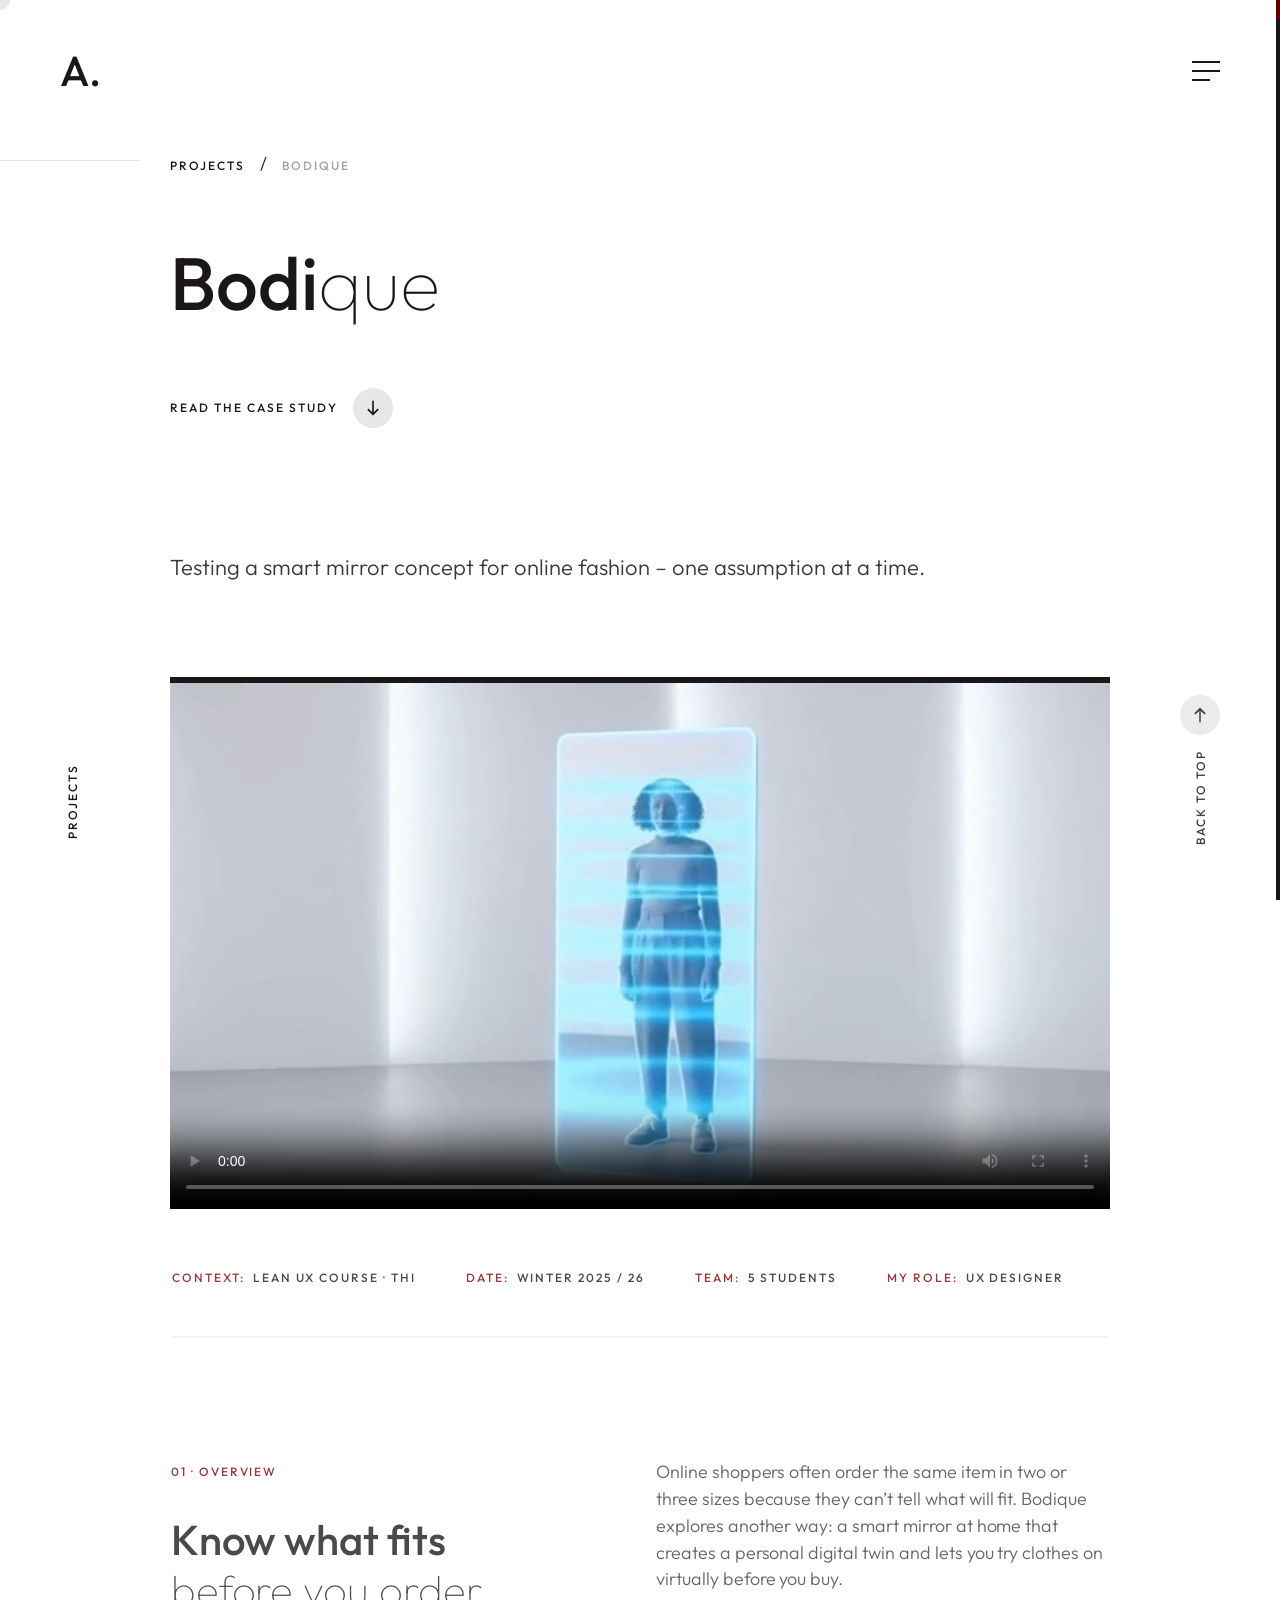
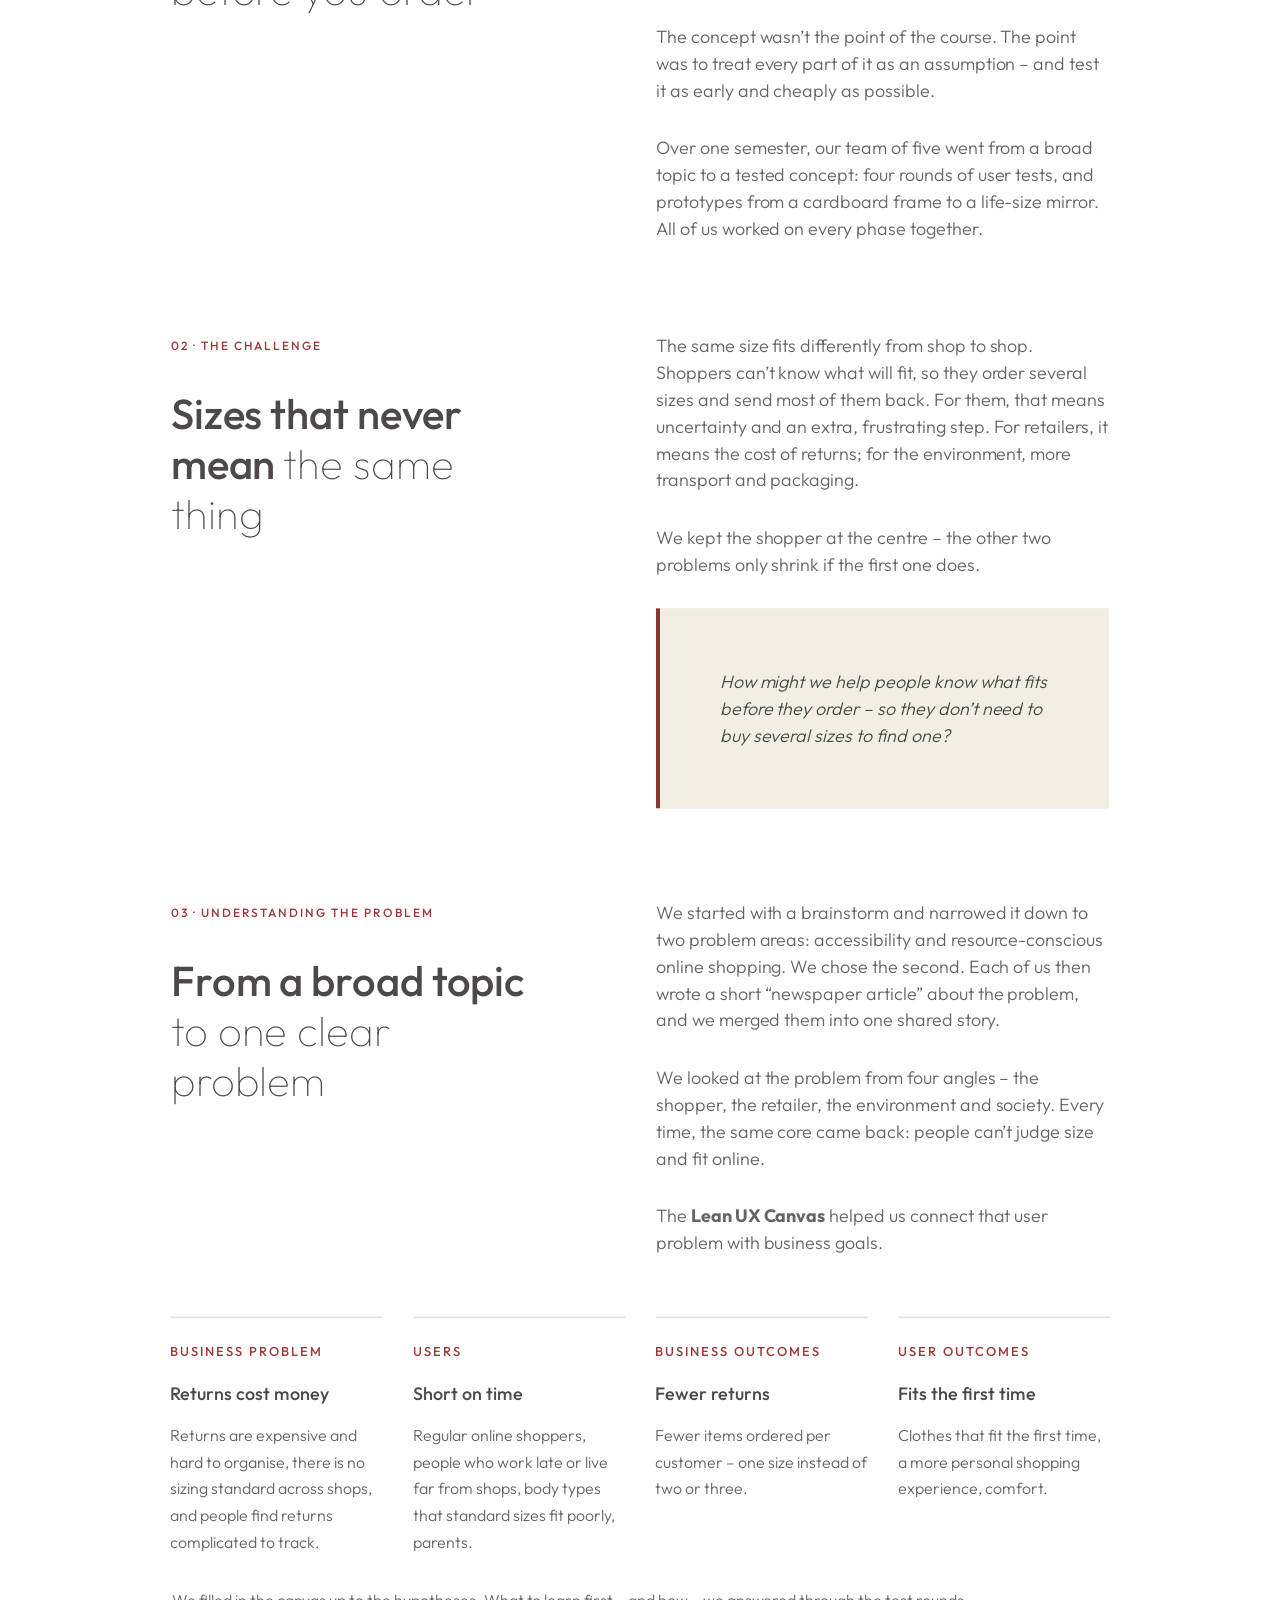
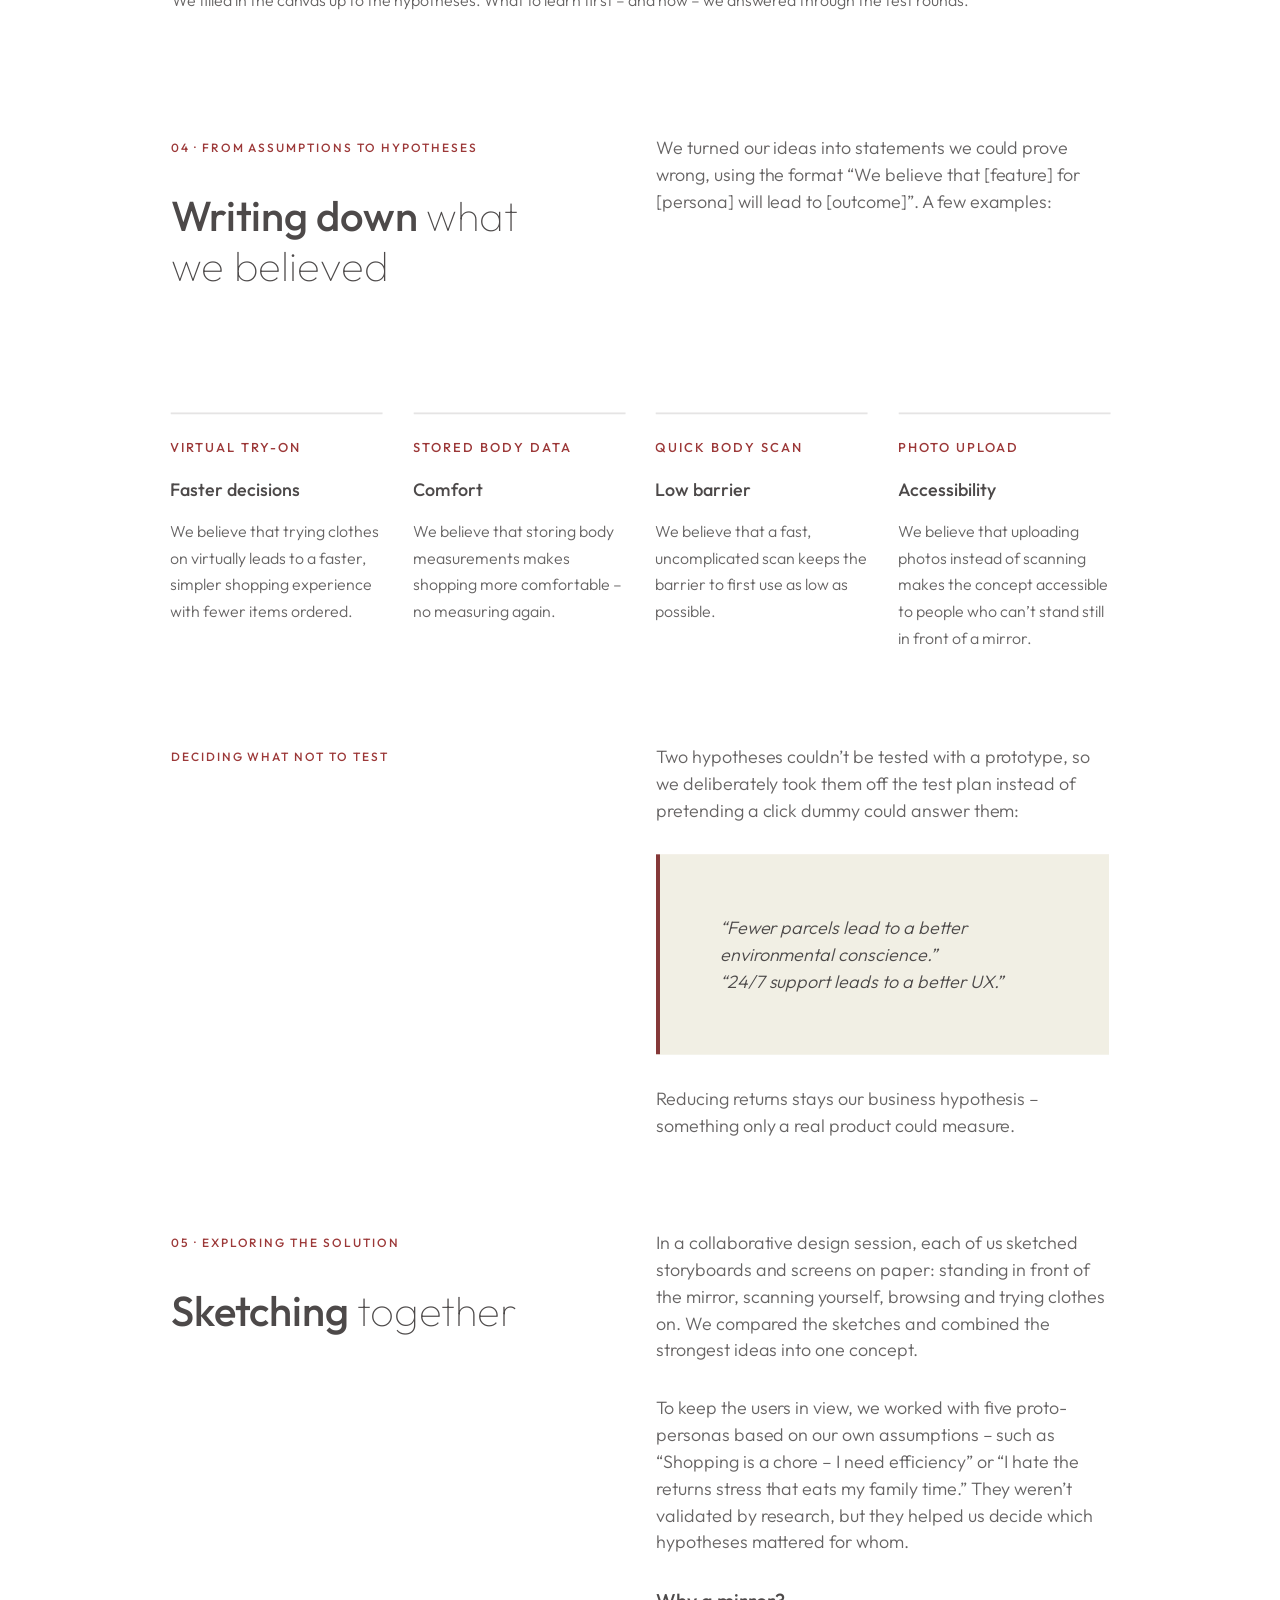
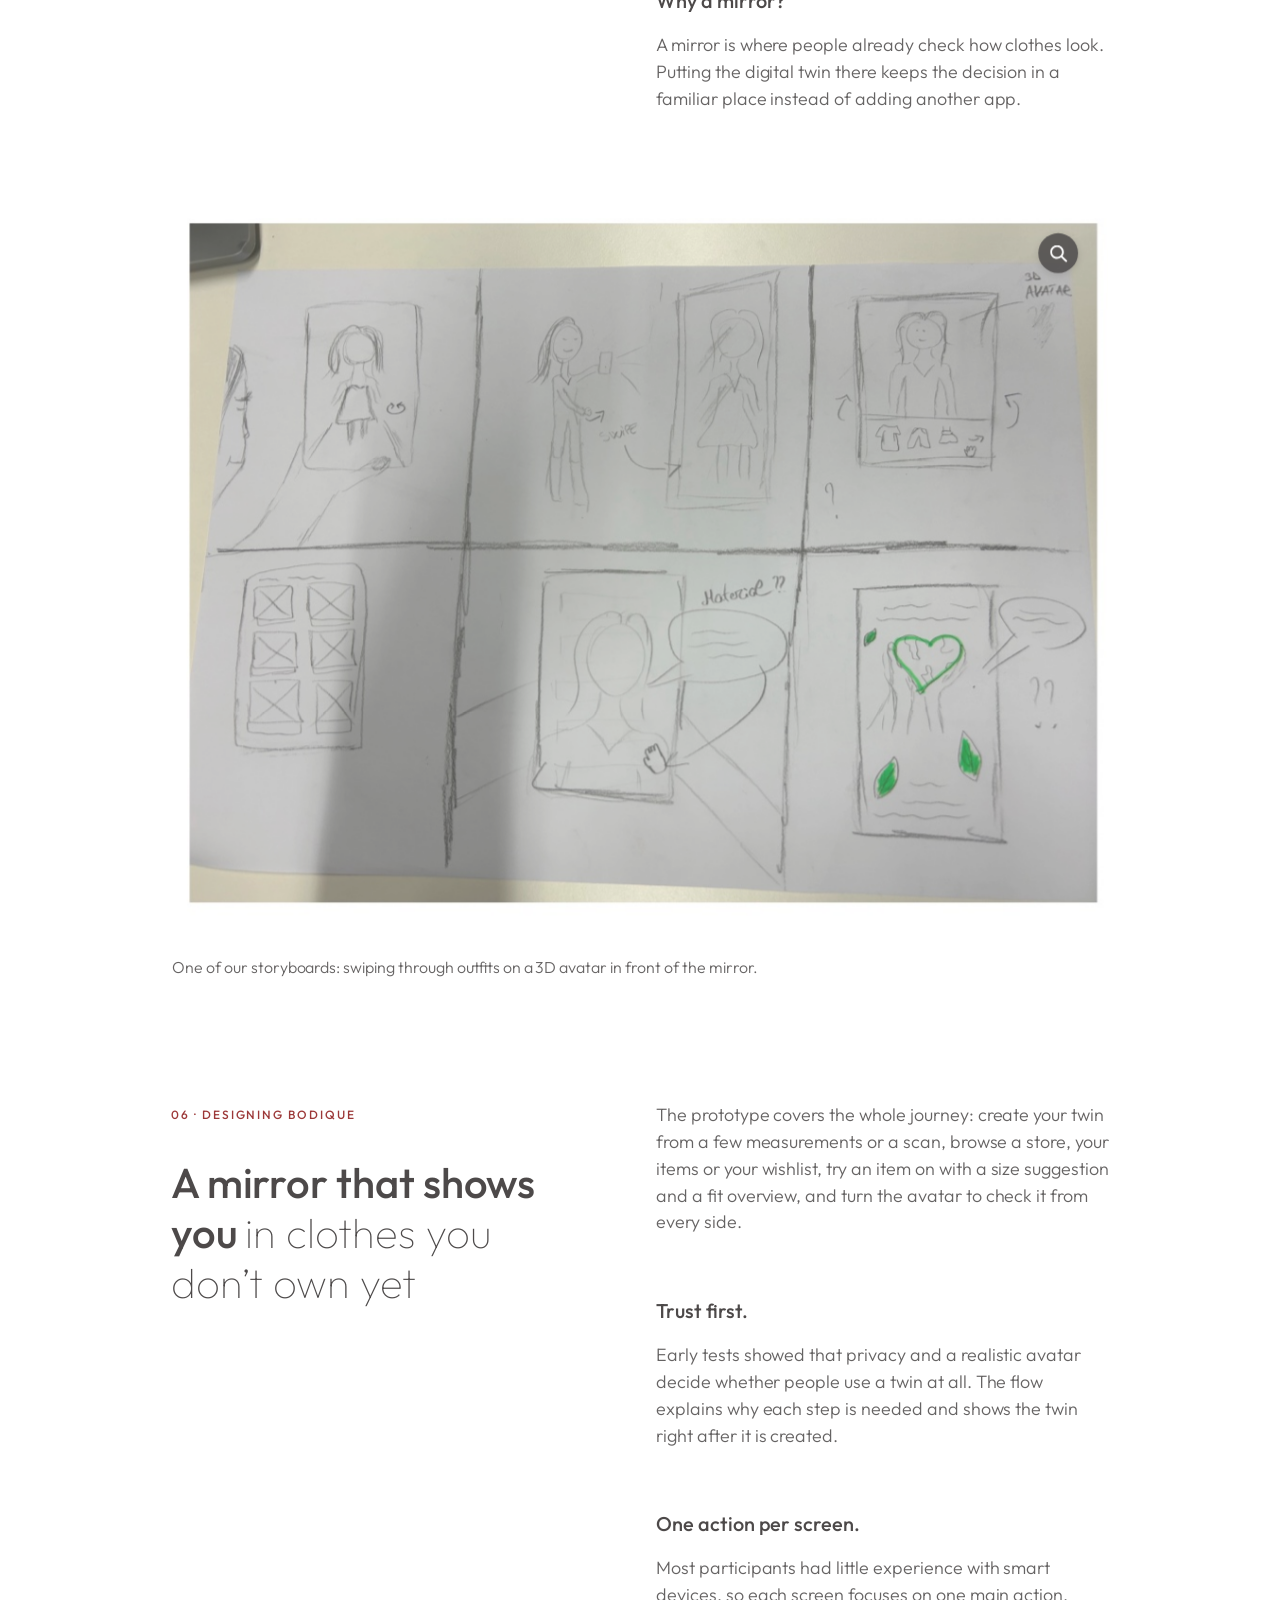
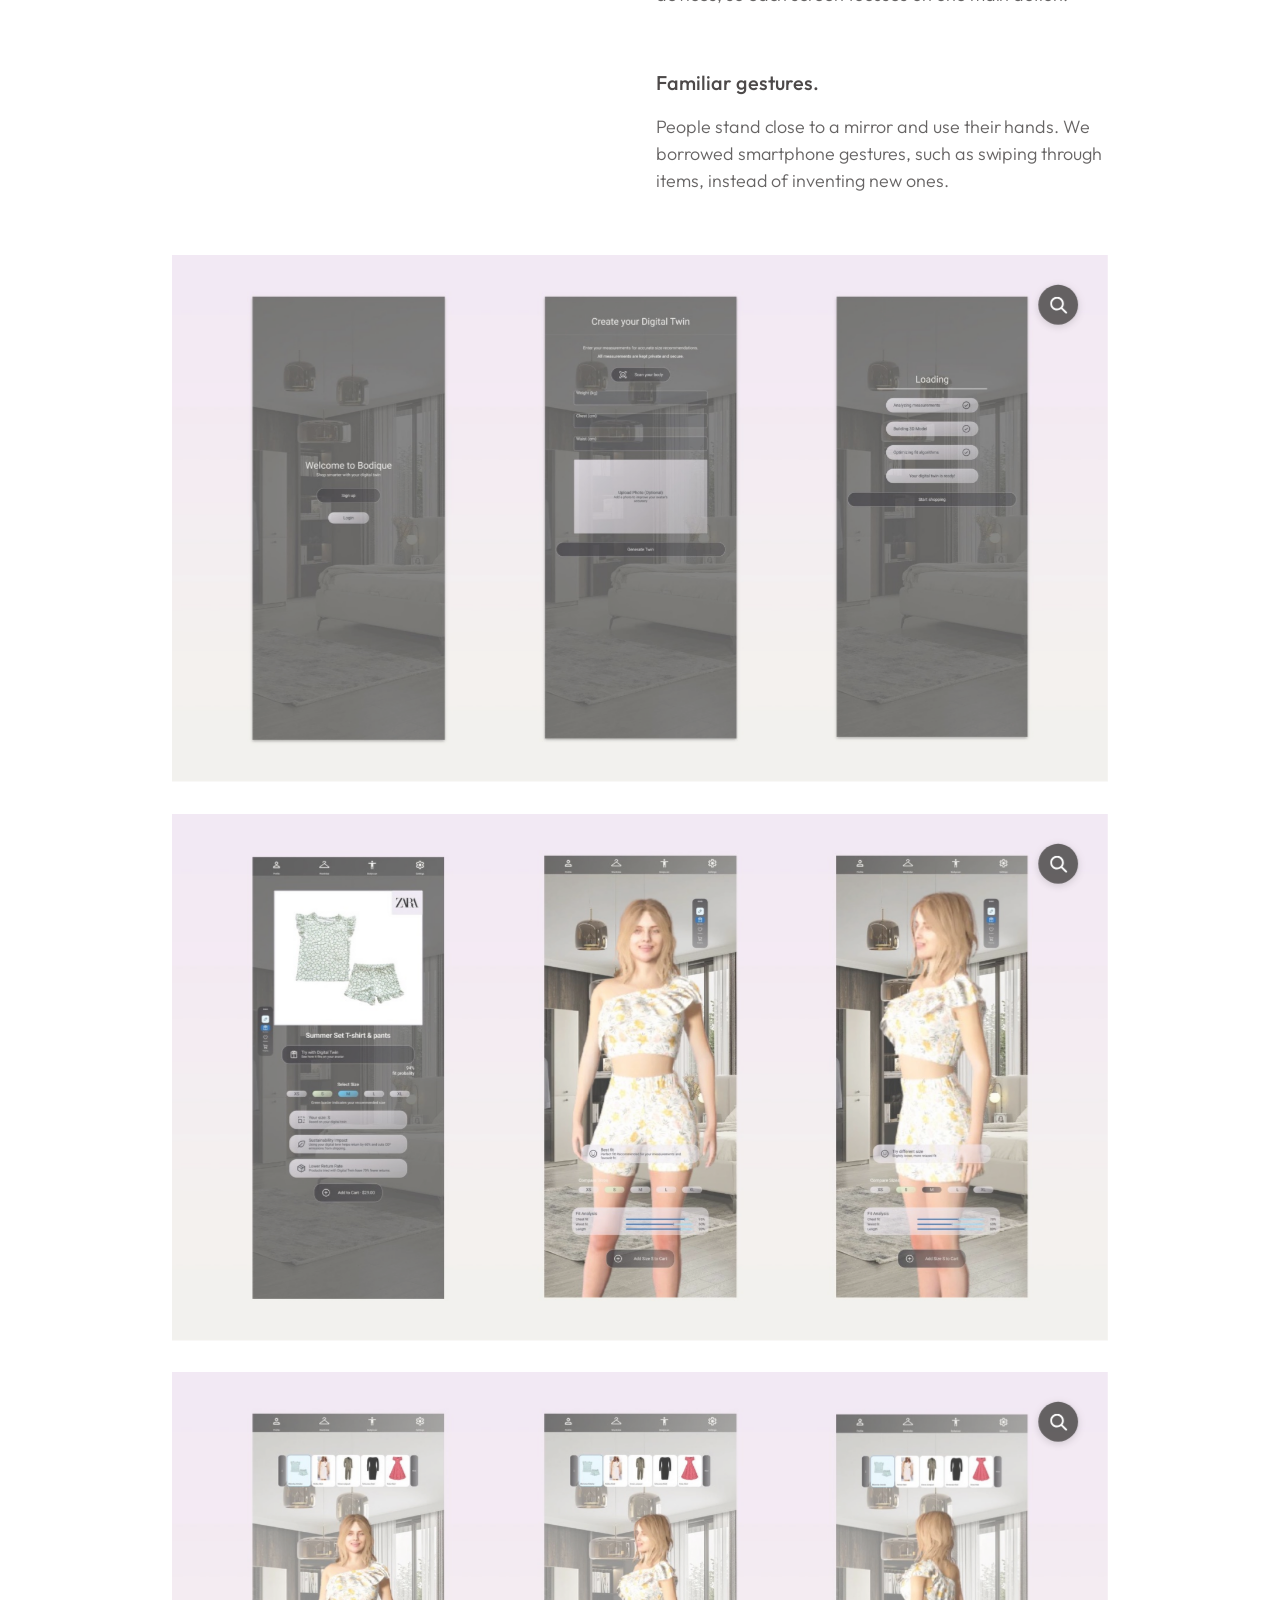
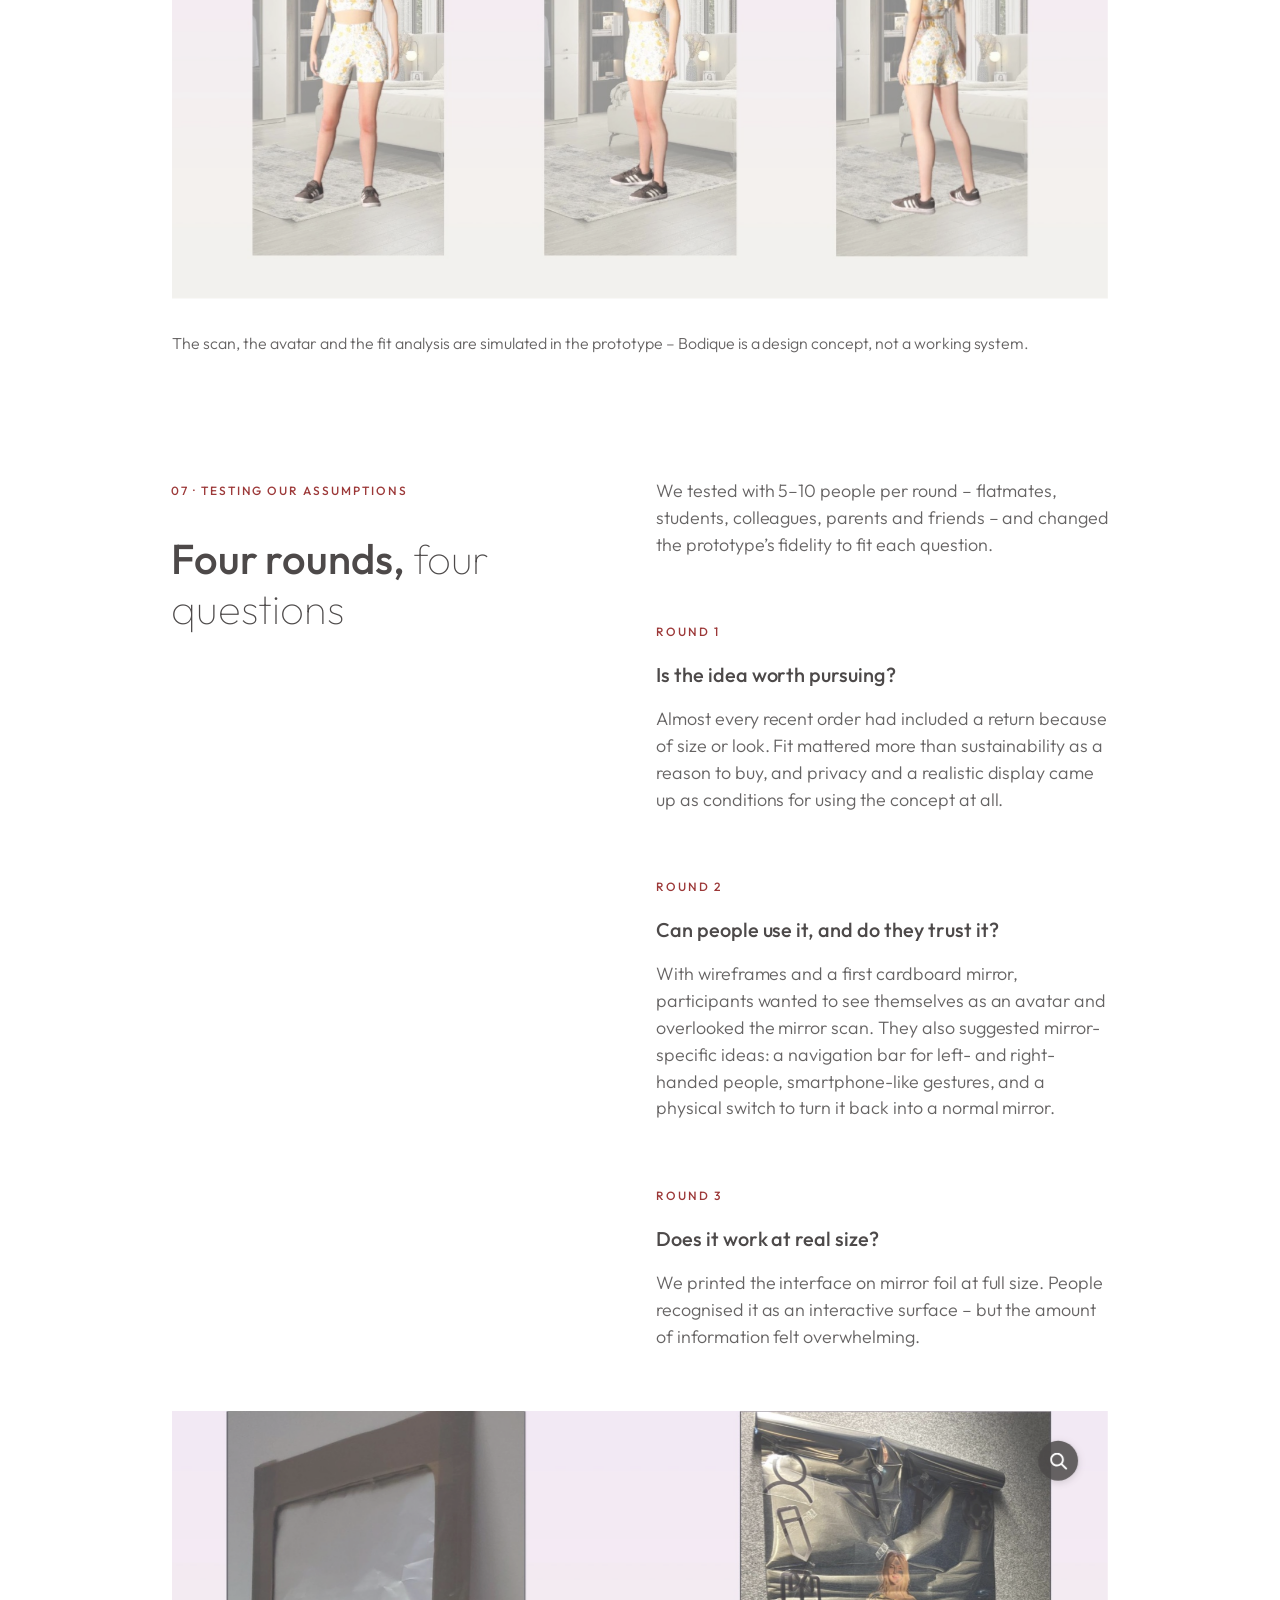
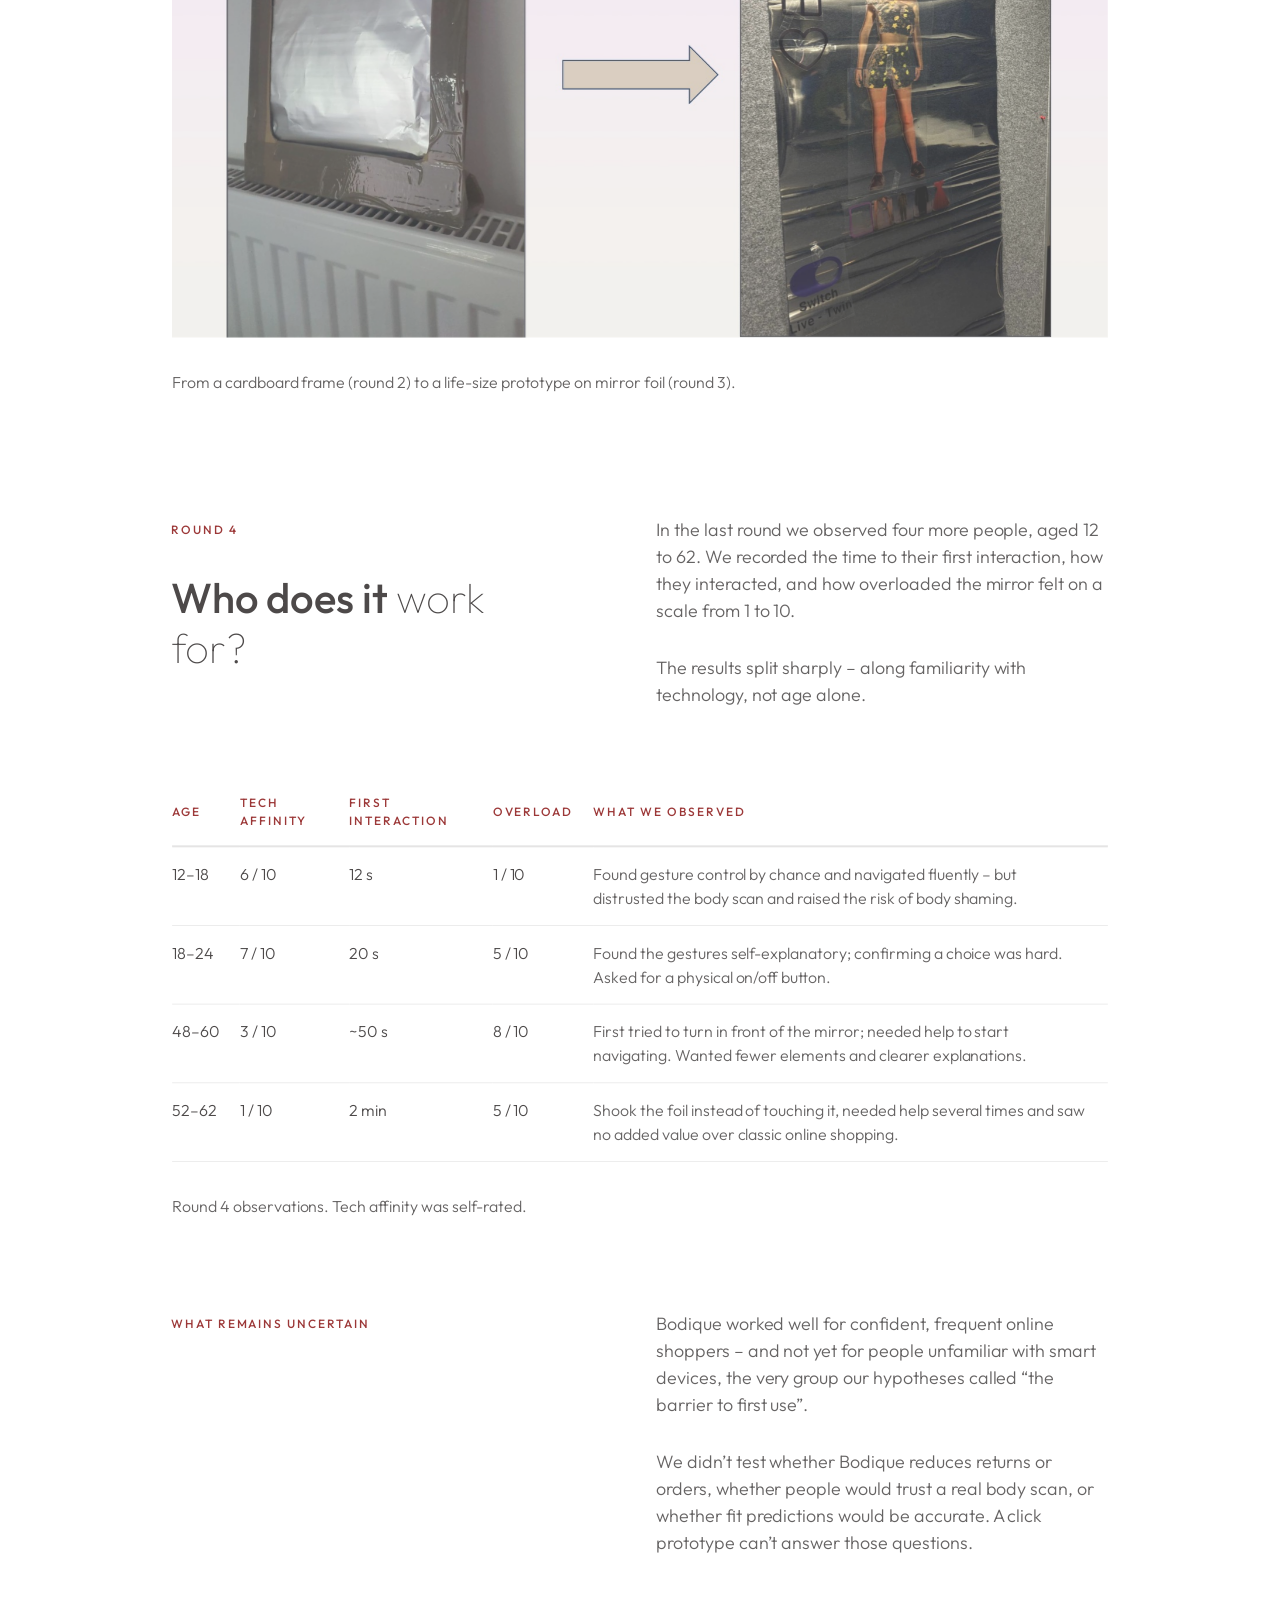
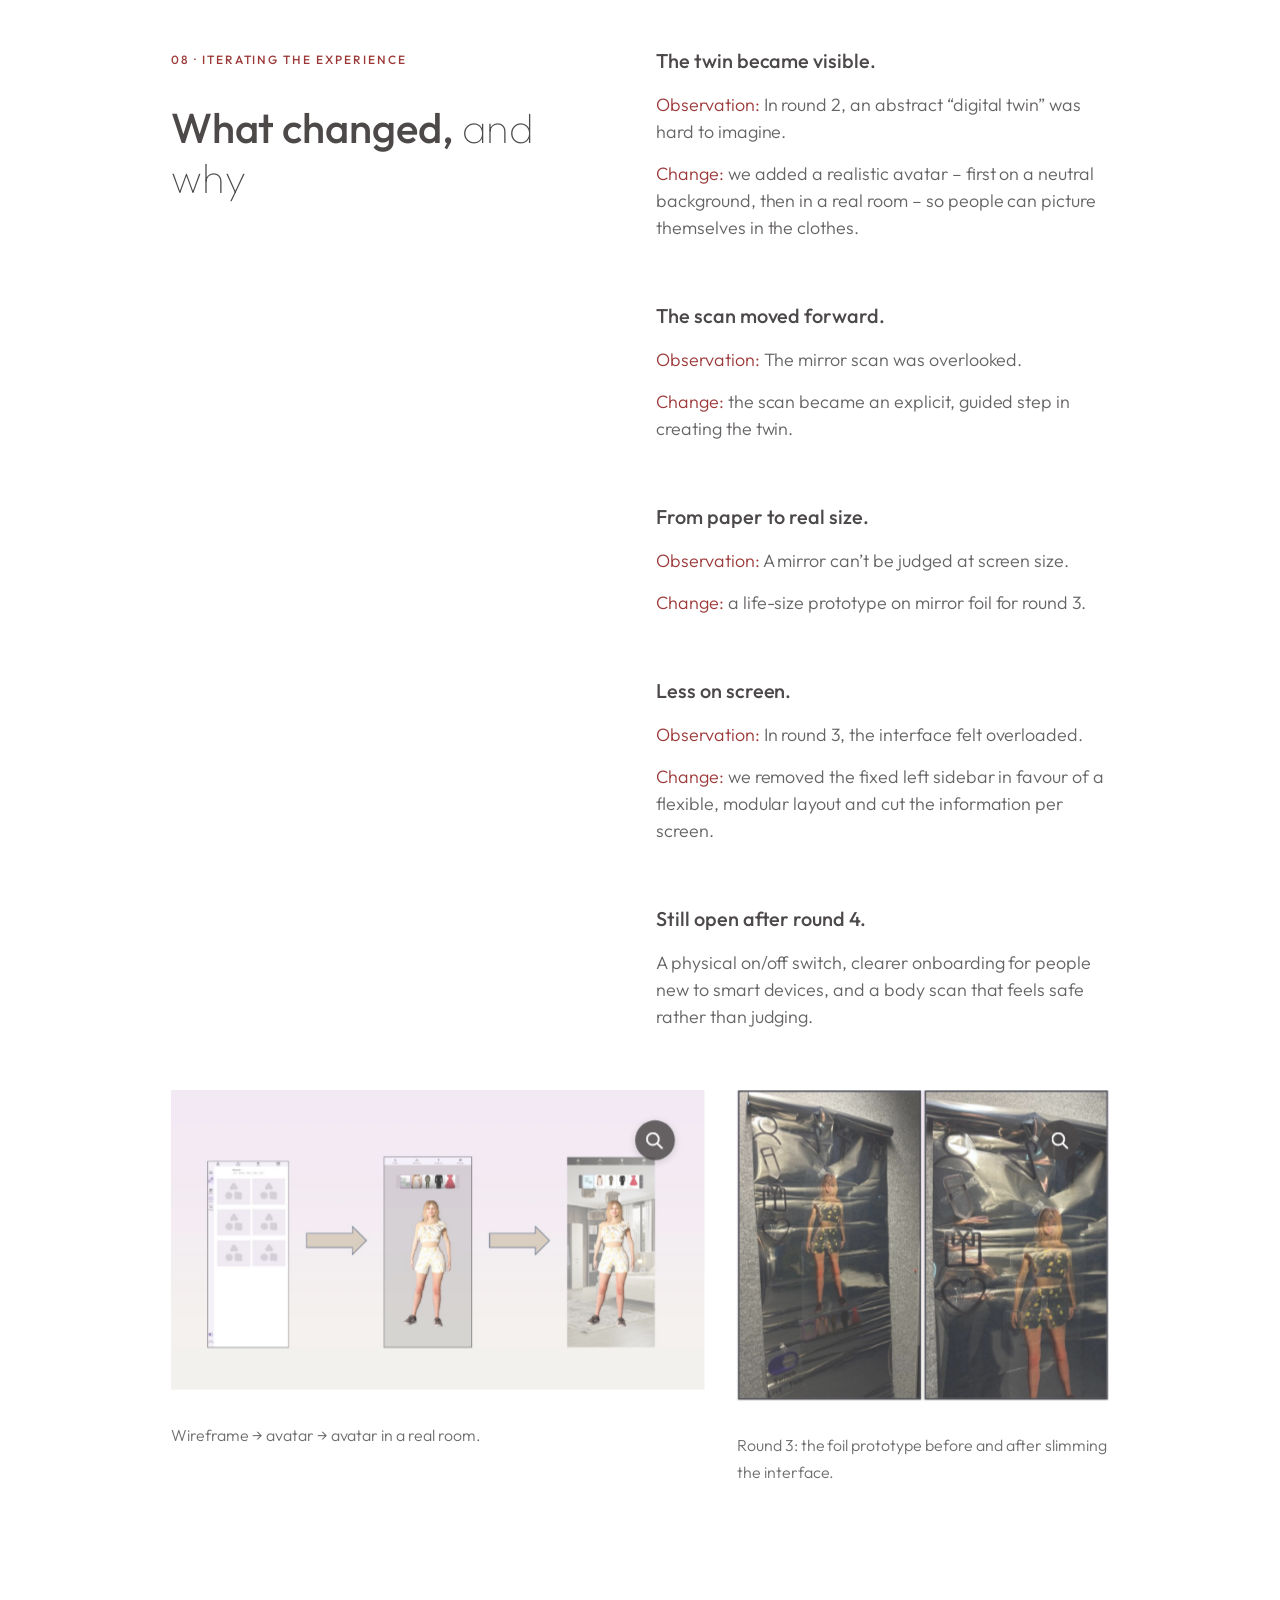
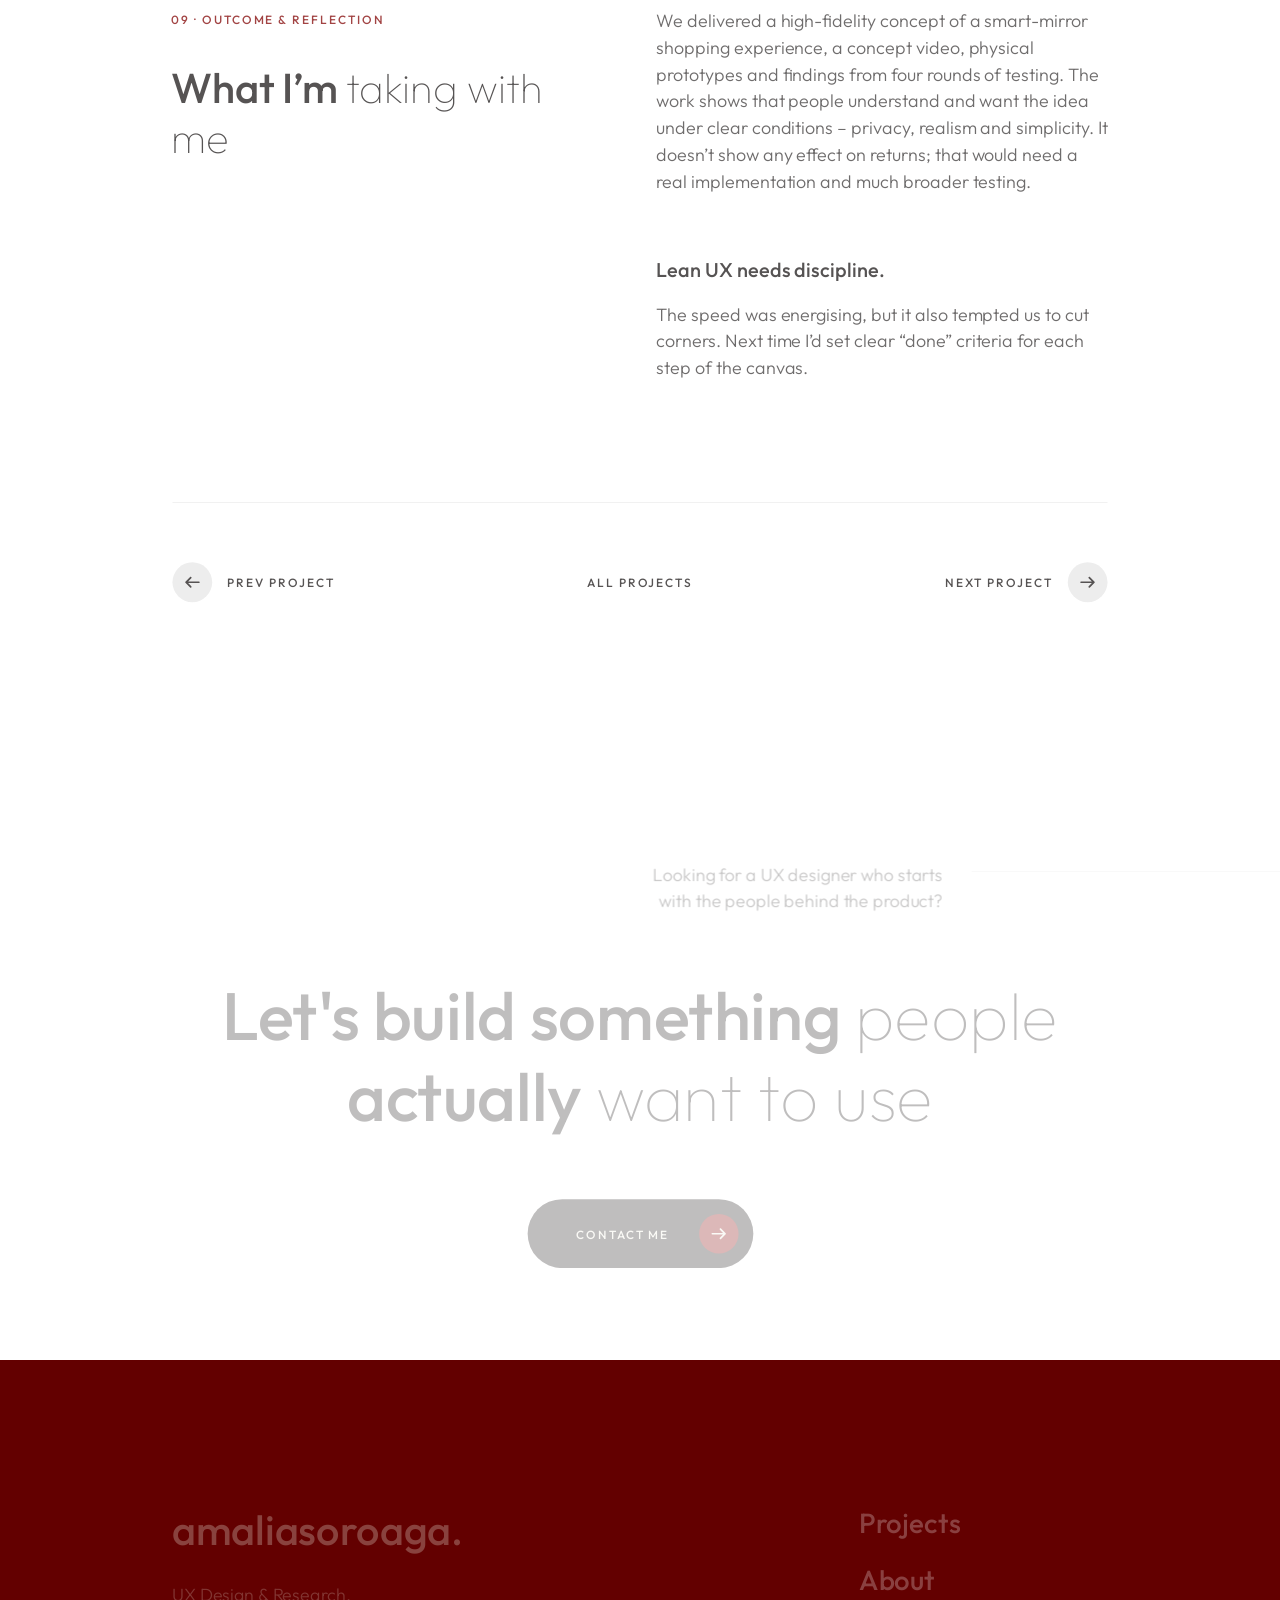
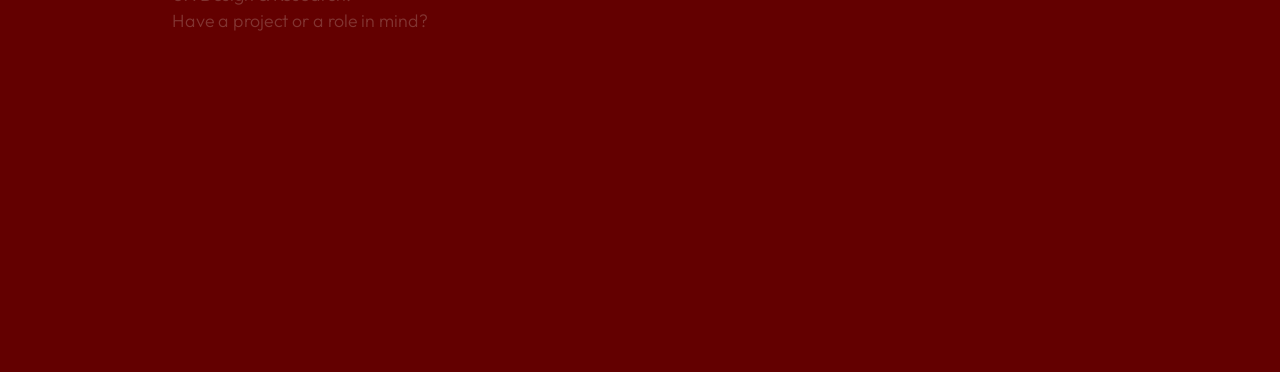
<file: project-5.html>
<!DOCTYPE html>
<html lang="en">

<head>

    <meta charset="UTF-8">
    <meta name="viewport" content="width=device-width, initial-scale=1.0">
    <meta http-equiv="X-UA-Compatible" content="ie=edge">
    <meta name="description" content="Bodique: a smart mirror with a digital twin that finds the right size before you buy online. Lean UX team project at THI.">

    <!-- bootstrap grid css -->
    <link rel="stylesheet" href="css/plugins/bootstrap-grid.css">
    <!-- font awesome css -->
    <link rel="stylesheet" href="css/plugins/font-awesome.min.css">
    <!-- swiper css -->
    <link rel="stylesheet" href="css/plugins/swiper.min.css">
    <!-- fancybox css -->
    <link rel="stylesheet" href="css/plugins/fancybox.min.css">
    <!-- ashley scss -->
    <link rel="stylesheet" href="css/style.css">
    <!-- page name -->
    <title>Bodique – Amalia Soroaga</title>

</head>

<body>

    <!-- wrapper -->
    <div class="mil-wrapper" id="top">

        <!-- cursor -->
        <div class="mil-ball">
            <span class="mil-icon-1">
                <svg viewBox="0 0 128 128">
                    <path d="M106.1,41.9c-1.2-1.2-3.1-1.2-4.2,0c-1.2,1.2-1.2,3.1,0,4.2L116.8,61H11.2l14.9-14.9c1.2-1.2,1.2-3.1,0-4.2	c-1.2-1.2-3.1-1.2-4.2,0l-20,20c-1.2,1.2-1.2,3.1,0,4.2l20,20c0.6,0.6,1.4,0.9,2.1,0.9s1.5-0.3,2.1-0.9c1.2-1.2,1.2-3.1,0-4.2	L11.2,67h105.5l-14.9,14.9c-1.2,1.2-1.2,3.1,0,4.2c0.6,0.6,1.4,0.9,2.1,0.9s1.5-0.3,2.1-0.9l20-20c1.2-1.2,1.2-3.1,0-4.2L106.1,41.9	z" />
                </svg>
            </span>
            <div class="mil-more-text">More</div>
            <div class="mil-choose-text">Сhoose</div>
        </div>
        <!-- cursor end -->


        <!-- scrollbar progress -->
        <div class="mil-progress-track">
            <div class="mil-progress"></div>
        </div>
        <!-- scrollbar progress end -->

        <!-- menu -->
        <div class="mil-menu-frame">
            <!-- frame clone -->
            <div class="mil-frame-top">
                <a href="index.html" class="mil-logo">A.</a>
                <div class="mil-menu-btn" tabindex="0">
                    <span></span>
                </div>
            </div>
            <!-- frame clone end -->
            <div class="container">
                <div class="mil-menu-content">
                    <div class="row">
                        <div class="col-xl-5">

                            <nav class="mil-main-menu" id="swupMenu">
                                <ul>
                                    <li class="mil-active"><a href="index.html#projects" tabindex="0">Projects</a></li>
                                    <li><a href="about.html" tabindex="0">About</a></li>
                                    <li><a href="contact.html" tabindex="0">Contact</a></li>
                                </ul>
                            </nav>

                        </div>
                        <div class="col-xl-7">

                            <div class="mil-menu-right-frame">
                                <div class="mil-animation-in">
                                    <div class="mil-animation-frame">
                                        <div class="mil-animation mil-position-1 mil-scale" data-value-1="2" data-value-2="2"></div>
                                    </div>
                                </div>
                                <div class="mil-menu-right">
                                    <div class="row">
                                        <div class="col-lg-8 mil-mb-60">

                                            <h6 class="mil-muted mil-mb-30">Projects</h6>

                                            <ul class="mil-menu-list">
                                                <li><a href="project-hcd.html" class="mil-light-soft">Closing the UX Expectation Gap</a></li>
                                                <li><a href="project-2.html" class="mil-light-soft">Reporting on Instagram</a></li>
                                                <li><a href="project-3.html" class="mil-light-soft">Sustainable Sports Events</a></li>
                                                <li><a href="project-5.html" class="mil-light-soft">Bodique</a></li>
                                                <li><a href="project-6.html" class="mil-light-soft">Podologie Praxis</a></li>
                                                <li><a href="project-4.html" class="mil-light-soft">Memory Play</a></li>
                                            </ul>

                                        </div>
                                    </div>
                                    <div class="mil-divider mil-mb-60"></div>
                                    <div class="row justify-content-between">

                                        <div class="col-lg-6 mil-mb-60">

                                            <h6 class="mil-muted mil-mb-30">Germany</h6>

                                            <p class="mil-light-soft">Esslingen am Neckar, 73728<br><a href="mailto:amaliasoroaga@yahoo.com" class="mil-light-soft" data-no-swup>amaliasoroaga@yahoo.com</a></p>

                                        </div>
                                    </div>
                                </div>
                            </div>

                        </div>
                    </div>
                </div>
            </div>
        </div>
        <!-- menu -->

        <!-- curtain -->
        <div class="mil-curtain"></div>
        <!-- curtain end -->

        <!-- frame -->
        <div class="mil-frame">
            <div class="mil-frame-top">
                <a href="index.html" class="mil-logo">A.</a>
                <div class="mil-menu-btn" tabindex="0">
                    <span></span>
                </div>
            </div>
            <div class="mil-frame-bottom">
                <div class="mil-current-page"></div>
                <div class="mil-back-to-top">
                    <a href="#top" class="mil-link mil-dark mil-arrow-place">
                        <span>Back to top</span>
                    </a>
                </div>
            </div>
        </div>
        <!-- frame end -->

        <!-- content -->
        <div class="mil-content">
            <div id="swupMain" class="mil-main-transition">

                <!-- banner -->
                <div class="mil-inner-banner">
                    <div class="mil-banner-content mil-up">
                        <div class="mil-animation-frame">
                            <div class="mil-animation mil-position-4 mil-dark mil-scale" data-value-1="6" data-value-2="1.4"></div>
                        </div>
                        <div class="container">
                            <ul class="mil-breadcrumbs mil-mb-60">
                                <li><a href="index.html#projects">Projects</a></li>
                                <li><a href="project-5.html">Bodique</a></li>
                            </ul>
                            <h1 class="mil-mb-60">Bodi<span class="mil-thin">que</span></h1>
                            <a href="#project" class="mil-link mil-dark mil-arrow-place mil-down-arrow">
                                <span>Read the case study</span>
                            </a>
                        </div>
                    </div>
                </div>
                <!-- banner end -->

                <!-- project -->
                <section class="mil-p-120-0">
                    <div class="container mil-p-0-120" id="project">

                        <div class="row mil-mb-90">
                            <div class="col-lg-10">
                                <p class="mil-text-xl mil-up">Testing a smart mirror concept for online fashion – one assumption at a time.</p>
                            </div>
                        </div>
                        <div class="mil-image-frame mil-horizontal mil-up" style="padding-bottom: 56.6%;">
                            <video src="img/bodique/lean-ux-video.mp4" poster="img/bodique/poster.jpg" controls playsinline preload="metadata" style="position: absolute; top: 0; left: 0; width: 100%; height: 100%; background-color: rgb(27, 23, 23);"></video>
                        </div>
                        <div class="mil-info mil-up">
                            <div>Context: &nbsp;<span class="mil-dark">Lean UX course · THI</span></div>
                            <div>Date: &nbsp;<span class="mil-dark">Winter 2025 / 26</span></div>
                            <div>Team: &nbsp;<span class="mil-dark">5 students</span></div>
                            <div>My role: &nbsp;<span class="mil-dark">UX designer</span></div>
                        </div>

                        <div class="mil-p-120-0">

                            <div class="row justify-content-between mil-p-0-90">
                                <div class="col-lg-5">
                                    <p class="mil-upper mil-accent mil-up mil-mb-30">01 · Overview</p>
                                    <h3 class="mil-up mil-mb-60">Know what fits <span class="mil-thin">before you order</span></h3>
                                </div>
                                <div class="col-lg-6">
                                    <p class="mil-up mil-mb-30">Online shoppers often order the same item in two or three sizes because they can’t tell what will fit. Bodique explores another way: a smart mirror at home that creates a personal digital twin and lets you try clothes on virtually before you buy.</p>
                                    <p class="mil-up mil-mb-30">The concept wasn’t the point of the course. The point was to treat every part of it as an assumption – and test it as early and cheaply as possible.</p>
                                    <p class="mil-up ">Over one semester, our team of five went from a broad topic to a tested concept: four rounds of user tests, and prototypes from a cardboard frame to a life-size mirror. All of us worked on every phase together.</p>
                                </div>
                            </div>


                            <div class="row justify-content-between mil-p-0-90">
                                <div class="col-lg-5">
                                    <p class="mil-upper mil-accent mil-up mil-mb-30">02 · The challenge</p>
                                    <h3 class="mil-up mil-mb-60">Sizes that never mean <span class="mil-thin">the same thing</span></h3>
                                </div>
                                <div class="col-lg-6">
                                    <p class="mil-up mil-mb-30">The same size fits differently from shop to shop. Shoppers can’t know what will fit, so they order several sizes and send most of them back. For them, that means uncertainty and an extra, frustrating step. For retailers, it means the cost of returns; for the environment, more transport and packaging.</p>
                                    <p class="mil-up mil-mb-30">We kept the shopper at the centre – the other two problems only shrink if the first one does.</p>
                                    <blockquote class="mil-up">How might we help people know what fits before they order – so they don’t need to buy several sizes to find one?</blockquote>
                                </div>
                            </div>


                            <div class="row justify-content-between mil-p-0-60">
                                <div class="col-lg-5">
                                    <p class="mil-upper mil-accent mil-up mil-mb-30">03 · Understanding the problem</p>
                                    <h3 class="mil-up mil-mb-60">From a broad topic <span class="mil-thin">to one clear problem</span></h3>
                                </div>
                                <div class="col-lg-6">
                                    <p class="mil-up mil-mb-30">We started with a brainstorm and narrowed it down to two problem areas: accessibility and resource-conscious online shopping. We chose the second. Each of us then wrote a short “newspaper article” about the problem, and we merged them into one shared story.</p>
                                    <p class="mil-up mil-mb-30">We looked at the problem from four angles – the shopper, the retailer, the environment and society. Every time, the same core came back: people can’t judge size and fit online.</p>
                                    <p class="mil-up ">The <strong>Lean UX Canvas</strong> helped us connect that user problem with business goals.</p>
                                </div>
                            </div>


                            <div class="row">
                                <div class="col-md-6 col-lg-3 mil-mb-30">
                                    <div class="mil-theme mil-up">
                                        <p class="mil-theme-num mil-accent">Business problem</p>
                                        <h6 class="mil-mb-15">Returns cost money</h6>
                                        <p class="mil-text-sm">Returns are expensive and hard to organise, there is no sizing standard across shops, and people find returns complicated to track.</p>
                                    </div>
                                </div>
                                <div class="col-md-6 col-lg-3 mil-mb-30">
                                    <div class="mil-theme mil-up">
                                        <p class="mil-theme-num mil-accent">Users</p>
                                        <h6 class="mil-mb-15">Short on time</h6>
                                        <p class="mil-text-sm">Regular online shoppers, people who work late or live far from shops, body types that standard sizes fit poorly, parents.</p>
                                    </div>
                                </div>
                                <div class="col-md-6 col-lg-3 mil-mb-30">
                                    <div class="mil-theme mil-up">
                                        <p class="mil-theme-num mil-accent">Business outcomes</p>
                                        <h6 class="mil-mb-15">Fewer returns</h6>
                                        <p class="mil-text-sm">Fewer items ordered per customer – one size instead of two or three.</p>
                                    </div>
                                </div>
                                <div class="col-md-6 col-lg-3 mil-mb-30">
                                    <div class="mil-theme mil-up">
                                        <p class="mil-theme-num mil-accent">User outcomes</p>
                                        <h6 class="mil-mb-15">Fits the first time</h6>
                                        <p class="mil-text-sm">Clothes that fit the first time, a more personal shopping experience, comfort.</p>
                                    </div>
                                </div>
                            </div>

                            <p class="mil-text-sm mil-up mil-mb-30">We filled in the canvas up to the hypotheses. What to learn first – and how – we answered through the test rounds.</p>

                            <div class="row justify-content-between mil-p-90-60">
                                <div class="col-lg-5">
                                    <p class="mil-upper mil-accent mil-up mil-mb-30">04 · From assumptions to hypotheses</p>
                                    <h3 class="mil-up mil-mb-60">Writing down <span class="mil-thin">what we believed</span></h3>
                                </div>
                                <div class="col-lg-6">
                                    <p class="mil-up ">We turned our ideas into statements we could prove wrong, using the format “We believe that [feature] for [persona] will lead to [outcome]”. A few examples:</p>
                                </div>
                            </div>


                            <div class="row">
                                <div class="col-md-6 col-lg-3 mil-mb-30">
                                    <div class="mil-theme mil-up">
                                        <p class="mil-theme-num mil-accent">Virtual try-on</p>
                                        <h6 class="mil-mb-15">Faster decisions</h6>
                                        <p class="mil-text-sm">We believe that trying clothes on virtually leads to a faster, simpler shopping experience with fewer items ordered.</p>
                                    </div>
                                </div>
                                <div class="col-md-6 col-lg-3 mil-mb-30">
                                    <div class="mil-theme mil-up">
                                        <p class="mil-theme-num mil-accent">Stored body data</p>
                                        <h6 class="mil-mb-15">Comfort</h6>
                                        <p class="mil-text-sm">We believe that storing body measurements makes shopping more comfortable – no measuring again.</p>
                                    </div>
                                </div>
                                <div class="col-md-6 col-lg-3 mil-mb-30">
                                    <div class="mil-theme mil-up">
                                        <p class="mil-theme-num mil-accent">Quick body scan</p>
                                        <h6 class="mil-mb-15">Low barrier</h6>
                                        <p class="mil-text-sm">We believe that a fast, uncomplicated scan keeps the barrier to first use as low as possible.</p>
                                    </div>
                                </div>
                                <div class="col-md-6 col-lg-3 mil-mb-30">
                                    <div class="mil-theme mil-up">
                                        <p class="mil-theme-num mil-accent">Photo upload</p>
                                        <h6 class="mil-mb-15">Accessibility</h6>
                                        <p class="mil-text-sm">We believe that uploading photos instead of scanning makes the concept accessible to people who can’t stand still in front of a mirror.</p>
                                    </div>
                                </div>
                            </div>

                            <div class="row justify-content-between mil-p-60-0">
                                <div class="col-lg-5">
                                    <p class="mil-upper mil-accent mil-up mil-mb-30">Deciding what not to test</p>
                                </div>
                                <div class="col-lg-6">
                                    <p class="mil-up mil-mb-30">Two hypotheses couldn’t be tested with a prototype, so we deliberately took them off the test plan instead of pretending a click dummy could answer them:</p>
                                    <blockquote class="mil-up mil-mb-30">“Fewer parcels lead to a better environmental conscience.”<br>“24/7 support leads to a better UX.”</blockquote>
                                    <p class="mil-up">Reducing returns stays our business hypothesis – something only a real product could measure.</p>
                                </div>
                            </div>

                            <div class="row justify-content-between mil-p-90-90">
                                <div class="col-lg-5">
                                    <p class="mil-upper mil-accent mil-up mil-mb-30">05 · Exploring the solution</p>
                                    <h3 class="mil-up mil-mb-60">Sketching <span class="mil-thin">together</span></h3>
                                </div>
                                <div class="col-lg-6">
                                    <p class="mil-up mil-mb-30">In a collaborative design session, each of us sketched storyboards and screens on paper: standing in front of the mirror, scanning yourself, browsing and trying clothes on. We compared the sketches and combined the strongest ideas into one concept.</p>
                                    <p class="mil-up mil-mb-30">To keep the users in view, we worked with five proto-personas based on our own assumptions – such as “Shopping is a chore – I need efficiency” or “I hate the returns stress that eats my family time.” They weren’t validated by research, but they helped us decide which hypotheses mattered for whom.</p>
                                    <h5 class="mil-up mil-mb-15">Why a mirror?</h5>
                                    <p class="mil-up">A mirror is where people already check how clothes look. Putting the digital twin there keeps the decision in a familiar place instead of adding another app.</p>
                                </div>
                            </div>


                                    <div class="mil-image-frame mil-horizontal mil-up mil-mb-30" style="padding-bottom: 76.77%;">
                                        <img src="img/bodique/sketch-storyboard.jpg" alt="Paper storyboard: a person swipes in front of a mirror, a 3D avatar with clothing options, a product grid and a question about material." style="object-fit: contain;">
                                        <a data-fancybox="gallery" data-no-swup href="img/bodique/sketch-storyboard.jpg" class="mil-zoom-btn">
                                            <img src="img/icons/zoom.svg" alt="zoom">
                                        </a>
                                    </div>
                            <p class="mil-text-sm mil-up mil-mb-30">One of our storyboards: swiping through outfits on a 3D avatar in front of the mirror.</p>


                            <div class="row justify-content-between mil-p-90-60">
                                <div class="col-lg-5">
                                    <p class="mil-upper mil-accent mil-up mil-mb-30">06 · Designing Bodique</p>
                                    <h3 class="mil-up mil-mb-60">A mirror that shows you <span class="mil-thin">in clothes you don’t own yet</span></h3>
                                </div>
                                <div class="col-lg-6">
                                    <p class="mil-up mil-mb-60">The prototype covers the whole journey: create your twin from a few measurements or a scan, browse a store, your items or your wishlist, try an item on with a size suggestion and a fit overview, and turn the avatar to check it from every side.</p>
                                    <h5 class="mil-up mil-mb-15">Trust first.</h5>
                                    <p class="mil-up mil-mb-60">Early tests showed that privacy and a realistic avatar decide whether people use a twin at all. The flow explains why each step is needed and shows the twin right after it is created.</p>
                                    <h5 class="mil-up mil-mb-15">One action per screen.</h5>
                                    <p class="mil-up mil-mb-60">Most participants had little experience with smart devices, so each screen focuses on one main action.</p>
                                    <h5 class="mil-up mil-mb-15">Familiar gestures.</h5>
                                    <p class="mil-up">People stand close to a mirror and use their hands. We borrowed smartphone gestures, such as swiping through items, instead of inventing new ones.</p>
                                </div>
                            </div>


                                    <div class="mil-image-frame mil-horizontal mil-up mil-mb-30" style="padding-bottom: 56.25%;">
                                        <img src="img/bodique/slide-12.jpg" alt="Mirror screens: welcome, create your digital twin with body measurements, and the loading steps while the avatar is built." style="object-fit: contain;">
                                        <a data-fancybox="gallery" data-no-swup href="img/bodique/slide-12.jpg" class="mil-zoom-btn">
                                            <img src="img/icons/zoom.svg" alt="zoom">
                                        </a>
                                    </div>


                                    <div class="mil-image-frame mil-horizontal mil-up mil-mb-30" style="padding-bottom: 56.25%;">
                                        <img src="img/bodique/slide-14.jpg" alt="Mirror screens: a product page with size selection, then the avatar wearing the outfit with a fit analysis." style="object-fit: contain;">
                                        <a data-fancybox="gallery" data-no-swup href="img/bodique/slide-14.jpg" class="mil-zoom-btn">
                                            <img src="img/icons/zoom.svg" alt="zoom">
                                        </a>
                                    </div>


                                    <div class="mil-image-frame mil-horizontal mil-up mil-mb-30" style="padding-bottom: 56.25%;">
                                        <img src="img/bodique/slide-15.jpg" alt="The avatar turns in the outfit, so it can be seen from the front, side and back." style="object-fit: contain;">
                                        <a data-fancybox="gallery" data-no-swup href="img/bodique/slide-15.jpg" class="mil-zoom-btn">
                                            <img src="img/icons/zoom.svg" alt="zoom">
                                        </a>
                                    </div>
                            <p class="mil-text-sm mil-up mil-mb-30">The scan, the avatar and the fit analysis are simulated in the prototype – Bodique is a design concept, not a working system.</p>


                            <div class="row justify-content-between mil-p-90-60">
                                <div class="col-lg-5">
                                    <p class="mil-upper mil-accent mil-up mil-mb-30">07 · Testing our assumptions</p>
                                    <h3 class="mil-up mil-mb-60">Four rounds, <span class="mil-thin">four questions</span></h3>
                                </div>
                                <div class="col-lg-6">
                                    <p class="mil-up mil-mb-60">We tested with 5–10 people per round – flatmates, students, colleagues, parents and friends – and changed the prototype’s fidelity to fit each question.</p>
                                    <p class="mil-upper mil-accent mil-up mil-mb-15">Round 1</p>
                                    <h5 class="mil-up mil-mb-15">Is the idea worth pursuing?</h5>
                                    <p class="mil-up mil-mb-60">Almost every recent order had included a return because of size or look. Fit mattered more than sustainability as a reason to buy, and privacy and a realistic display came up as conditions for using the concept at all.</p>
                                    <p class="mil-upper mil-accent mil-up mil-mb-15">Round 2</p>
                                    <h5 class="mil-up mil-mb-15">Can people use it, and do they trust it?</h5>
                                    <p class="mil-up mil-mb-60">With wireframes and a first cardboard mirror, participants wanted to see themselves as an avatar and overlooked the mirror scan. They also suggested mirror-specific ideas: a navigation bar for left- and right-handed people, smartphone-like gestures, and a physical switch to turn it back into a normal mirror.</p>
                                    <p class="mil-upper mil-accent mil-up mil-mb-15">Round 3</p>
                                    <h5 class="mil-up mil-mb-15">Does it work at real size?</h5>
                                    <p class="mil-up">We printed the interface on mirror foil at full size. People recognised it as an interactive surface – but the amount of information felt overwhelming.</p>
                                </div>
                            </div>


                                    <div class="mil-image-frame mil-horizontal mil-up mil-mb-30" style="padding-bottom: 56.25%;">
                                        <img src="img/bodique/slide-32.jpg" alt="Two physical prototypes: a cardboard frame with foil, and a life-size interface printed on mirror foil." style="object-fit: contain;">
                                        <a data-fancybox="gallery" data-no-swup href="img/bodique/slide-32.jpg" class="mil-zoom-btn">
                                            <img src="img/icons/zoom.svg" alt="zoom">
                                        </a>
                                    </div>
                            <p class="mil-text-sm mil-up mil-mb-30">From a cardboard frame (round 2) to a life-size prototype on mirror foil (round 3).</p>

                            <div class="row justify-content-between mil-p-90-60">
                                <div class="col-lg-5">
                                    <p class="mil-upper mil-accent mil-up mil-mb-30">Round 4</p>
                                    <h3 class="mil-up mil-mb-60">Who does it <span class="mil-thin">work for?</span></h3>
                                </div>
                                <div class="col-lg-6">
                                    <p class="mil-up mil-mb-30">In the last round we observed four more people, aged 12 to 62. We recorded the time to their first interaction, how they interacted, and how overloaded the mirror felt on a scale from 1 to 10.</p>
                                    <p class="mil-up">The results split sharply – along familiarity with technology, not age alone.</p>
                                </div>
                            </div>
                            <div class="mil-table-wrap mil-up mil-mb-30">
                                <table class="mil-data-table">
                                    <thead>
                                        <tr><th>Age</th><th>Tech affinity</th><th>First interaction</th><th>Overload</th><th>What we observed</th></tr>
                                    </thead>
                                    <tbody>
                                        <tr><td>12–18</td><td>6 / 10</td><td>12 s</td><td>1 / 10</td><td>Found gesture control by chance and navigated fluently – but distrusted the body scan and raised the risk of body shaming.</td></tr>
                                        <tr><td>18–24</td><td>7 / 10</td><td>20 s</td><td>5 / 10</td><td>Found the gestures self-explanatory; confirming a choice was hard. Asked for a physical on/off button.</td></tr>
                                        <tr><td>48–60</td><td>3 / 10</td><td>~50 s</td><td>8 / 10</td><td>First tried to turn in front of the mirror; needed help to start navigating. Wanted fewer elements and clearer explanations.</td></tr>
                                        <tr><td>52–62</td><td>1 / 10</td><td>2 min</td><td>5 / 10</td><td>Shook the foil instead of touching it, needed help several times and saw no added value over classic online shopping.</td></tr>
                                    </tbody>
                                </table>
                            </div>
                            <p class="mil-text-sm mil-up mil-mb-30">Round 4 observations. Tech affinity was self-rated.</p>
                            <div class="row justify-content-between mil-p-60-0">
                                <div class="col-lg-5">
                                    <p class="mil-upper mil-accent mil-up mil-mb-30">What remains uncertain</p>
                                </div>
                                <div class="col-lg-6">
                                    <p class="mil-up mil-mb-30">Bodique worked well for confident, frequent online shoppers – and not yet for people unfamiliar with smart devices, the very group our hypotheses called “the barrier to first use”.</p>
                                    <p class="mil-up">We didn’t test whether Bodique reduces returns or orders, whether people would trust a real body scan, or whether fit predictions would be accurate. A click prototype can’t answer those questions.</p>
                                </div>
                            </div>

                            <div class="row justify-content-between mil-p-90-60">
                                <div class="col-lg-5">
                                    <p class="mil-upper mil-accent mil-up mil-mb-30">08 · Iterating the experience</p>
                                    <h3 class="mil-up mil-mb-60">What changed, <span class="mil-thin">and why</span></h3>
                                </div>
                                <div class="col-lg-6">
                                    <h5 class="mil-up mil-mb-15">The twin became visible.</h5>
                                    <p class="mil-up mil-mb-15"><span class="mil-accent">Observation:</span> In round 2, an abstract “digital twin” was hard to imagine.</p>
                                    <p class="mil-up mil-mb-60"><span class="mil-accent">Change:</span> we added a realistic avatar – first on a neutral background, then in a real room – so people can picture themselves in the clothes.</p>
                                    <h5 class="mil-up mil-mb-15">The scan moved forward.</h5>
                                    <p class="mil-up mil-mb-15"><span class="mil-accent">Observation:</span> The mirror scan was overlooked.</p>
                                    <p class="mil-up mil-mb-60"><span class="mil-accent">Change:</span> the scan became an explicit, guided step in creating the twin.</p>
                                    <h5 class="mil-up mil-mb-15">From paper to real size.</h5>
                                    <p class="mil-up mil-mb-15"><span class="mil-accent">Observation:</span> A mirror can’t be judged at screen size.</p>
                                    <p class="mil-up mil-mb-60"><span class="mil-accent">Change:</span> a life-size prototype on mirror foil for round 3.</p>
                                    <h5 class="mil-up mil-mb-15">Less on screen.</h5>
                                    <p class="mil-up mil-mb-15"><span class="mil-accent">Observation:</span> In round 3, the interface felt overloaded.</p>
                                    <p class="mil-up mil-mb-60"><span class="mil-accent">Change:</span> we removed the fixed left sidebar in favour of a flexible, modular layout and cut the information per screen.</p>
                                    <h5 class="mil-up mil-mb-15">Still open after round 4.</h5>
                                    <p class="mil-up">A physical on/off switch, clearer onboarding for people new to smart devices, and a body scan that feels safe rather than judging.</p>
                                </div>
                            </div>

                            <div class="row">
                                <div class="col-lg-7">
                                    <div class="mil-image-frame mil-horizontal mil-up mil-mb-30" style="padding-bottom: 56.25%;">
                                        <img src="img/bodique/slide-35.jpg" alt="Iteration: from a grey wireframe to the avatar on a neutral background, and finally the avatar inside a real room." style="object-fit: contain;">
                                        <a data-fancybox="gallery" data-no-swup href="img/bodique/slide-35.jpg" class="mil-zoom-btn">
                                            <img src="img/icons/zoom.svg" alt="zoom">
                                        </a>
                                    </div>
                            <p class="mil-text-sm mil-up mil-mb-30">Wireframe → avatar → avatar in a real room.</p>

                                </div>
                                <div class="col-lg-5">
                                    <div class="mil-image-frame mil-horizontal mil-up mil-mb-30" style="padding-bottom: 83.33%;">
                                        <img src="img/bodique/foil-iteration.jpg" alt="Two versions of the foil prototype: with a fixed left sidebar and a switch at the bottom, and a slimmer version." style="object-fit: contain;">
                                        <a data-fancybox="gallery" data-no-swup href="img/bodique/foil-iteration.jpg" class="mil-zoom-btn">
                                            <img src="img/icons/zoom.svg" alt="zoom">
                                        </a>
                                    </div>
                            <p class="mil-text-sm mil-up mil-mb-30">Round 3: the foil prototype before and after slimming the interface.</p>

                                </div>
                            </div>

                            <div class="row justify-content-between mil-p-90-120">
                                <div class="col-lg-5">
                                    <p class="mil-upper mil-accent mil-up mil-mb-30">09 · Outcome &amp; reflection</p>
                                    <h3 class="mil-up mil-mb-60">What I’m <span class="mil-thin">taking with me</span></h3>
                                </div>
                                <div class="col-lg-6">
                                    <p class="mil-up mil-mb-60">We delivered a high-fidelity concept of a smart-mirror shopping experience, a concept video, physical prototypes and findings from four rounds of testing. The work shows that people understand and want the idea under clear conditions – privacy, realism and simplicity. It doesn’t show any effect on returns; that would need a real implementation and much broader testing.</p>
                                    <h5 class="mil-up mil-mb-15">Lean UX needs discipline.</h5>
                                    <p class="mil-up">The speed was energising, but it also tempted us to cut corners. Next time I’d set clear “done” criteria for each step of the canvas.</p>
                                </div>
                            </div>

                        </div>

                        <div class="mil-works-nav mil-up">
                            <a href="project-3.html" class="mil-link mil-dark mil-arrow-place mil-icon-left">
                                <span>Prev project</span>
                            </a>
                            <a href="index.html#projects" class="mil-link mil-dark">
                                <span>All projects</span>
                            </a>
                            <a href="project-6.html" class="mil-link mil-dark mil-arrow-place">
                                <span>Next project</span>
                            </a>
                        </div>

                    </div>
                </section>
                <!-- project end -->

                <!-- call to action -->
                <section class="mil-soft-bg">
                    <div class="container mil-p-120-120">
                        <div class="row">
                            <div class="col-lg-10">

                                <span class="mil-suptitle mil-suptitle-right mil-suptitle-dark mil-up">Looking for a UX designer who starts <br> with the people behind the product?</span>

                            </div>
                        </div>
                        <div class="mil-center">
                            <h2 class="mil-up mil-mb-60">Let's build something <span class="mil-thin">people</span> <br> actually <span class="mil-thin">want to use</span></h2>
                            <div class="mil-up"><a href="contact.html" class="mil-button mil-arrow-place"><span>Contact me</span></a></div>
                        </div>
                    </div>
                </section>
                <!-- call to action end -->

                <!-- footer -->
                <footer class="mil-dark-bg">
                    <div class="mi-invert-fix">
                        <div class="container mil-p-120-60">
                            <div class="row justify-content-between">
                                <div class="col-md-4 col-lg-4 mil-mb-60">

                                    <div class="mil-muted mil-logo mil-up mil-mb-30">amaliasoroaga.</div>

                                    <p class="mil-light-soft mil-up mil-mb-30">UX Design &amp; Research.<br>Have a project or a role in mind?</p>

                                    <div class="mil-up"><a href="mailto:amaliasoroaga@yahoo.com" class="mil-link mil-muted mil-arrow-place" data-no-swup><span>Write me</span></a></div>

                                </div>
                                <div class="col-md-7 col-lg-6">
                                    <div class="row justify-content-end">
                                        <div class="col-md-6 col-lg-7">

                                            <nav class="mil-footer-menu mil-mb-60">
                                                <ul>
                                                    <li class="mil-up">
                                                        <a href="index.html#projects">Projects</a>
                                                    </li>
                                                    <li class="mil-up">
                                                        <a href="about.html">About</a>
                                                    </li>
                                                    <li class="mil-up">
                                                        <a href="contact.html">Contact</a>
                                                    </li>
                                                </ul>
                                            </nav>

                                        </div>
                                    </div>
                                </div>
                            </div>

                            <div class="row justify-content-between flex-sm-row-reverse">
                                <div class="col-md-7 col-lg-6">

                                    <div class="row justify-content-between">

                                        <div class="col-md-6 col-lg-5 mil-mb-60">

                                            <h6 class="mil-muted mil-up mil-mb-30">Germany</h6>

                                            <p class="mil-light-soft mil-up">Esslingen am Neckar, 73728</p>

                                        </div>

                                    </div>

                                </div>
                                <div class="col-md-4 col-lg-6 mil-mb-60">

                                    <div class="mil-vert-between">
                                        <div class="mil-mb-30">
                                            <ul class="mil-social-icons mil-up">
                                                <li><a href="https://www.linkedin.com/in/amalia-elena-soroaga-b280b622a/" target="_blank" rel="noopener" class="social-icon" aria-label="LinkedIn" data-no-swup> <i class="fab fa-linkedin-in"></i></a></li>
                                                <li><a href="mailto:amaliasoroaga@yahoo.com" class="social-icon" aria-label="Email" data-no-swup> <i class="far fa-envelope"></i></a></li>
                                            </ul>
                                        </div>
                                        <p class="mil-light-soft mil-up">© Copyright 2026 - Amalia Soroaga. All Rights Reserved.</p>
                                    </div>

                                </div>
                            </div>
                        </div>
                    </div>
                </footer>
                <!-- footer end -->

                <!-- hidden elements -->
                <div class="mil-hidden-elements">
                    <div class="mil-dodecahedron">
                        <div class="mil-pentagon">
                            <div></div>
                            <div></div>
                            <div></div>
                            <div></div>
                            <div></div>
                        </div>
                        <div class="mil-pentagon">
                            <div></div>
                            <div></div>
                            <div></div>
                            <div></div>
                            <div></div>
                        </div>
                        <div class="mil-pentagon">
                            <div></div>
                            <div></div>
                            <div></div>
                            <div></div>
                            <div></div>
                        </div>
                        <div class="mil-pentagon">
                            <div></div>
                            <div></div>
                            <div></div>
                            <div></div>
                            <div></div>
                        </div>
                        <div class="mil-pentagon">
                            <div></div>
                            <div></div>
                            <div></div>
                            <div></div>
                            <div></div>
                        </div>
                        <div class="mil-pentagon">
                            <div></div>
                            <div></div>
                            <div></div>
                            <div></div>
                            <div></div>
                        </div>
                        <div class="mil-pentagon">
                            <div></div>
                            <div></div>
                            <div></div>
                            <div></div>
                            <div></div>
                        </div>
                        <div class="mil-pentagon">
                            <div></div>
                            <div></div>
                            <div></div>
                            <div></div>
                            <div></div>
                        </div>
                        <div class="mil-pentagon">
                            <div></div>
                            <div></div>
                            <div></div>
                            <div></div>
                            <div></div>
                        </div>
                        <div class="mil-pentagon">
                            <div></div>
                            <div></div>
                            <div></div>
                            <div></div>
                            <div></div>
                        </div>
                        <div class="mil-pentagon">
                            <div></div>
                            <div></div>
                            <div></div>
                            <div></div>
                            <div></div>
                        </div>
                        <div class="mil-pentagon">
                            <div></div>
                            <div></div>
                            <div></div>
                            <div></div>
                            <div></div>
                        </div>
                    </div>

                    <svg xmlns="http://www.w3.org/2000/svg" viewBox="0 0 24 24" class="mil-arrow">
                        <path d="M 14 5.3417969 C 13.744125 5.3417969 13.487969 5.4412187 13.292969 5.6367188 L 13.207031 5.7226562 C 12.816031 6.1136563 12.816031 6.7467188 13.207031 7.1367188 L 17.070312 11 L 4 11 C 3.448 11 3 11.448 3 12 C 3 12.552 3.448 13 4 13 L 17.070312 13 L 13.207031 16.863281 C 12.816031 17.254281 12.816031 17.887344 13.207031 18.277344 L 13.292969 18.363281 C 13.683969 18.754281 14.317031 18.754281 14.707031 18.363281 L 20.363281 12.707031 C 20.754281 12.316031 20.754281 11.682969 20.363281 11.292969 L 14.707031 5.6367188 C 14.511531 5.4412187 14.255875 5.3417969 14 5.3417969 z" />
                    </svg>

                    <svg width="250" viewBox="0 0 300 1404" fill="none" xmlns="http://www.w3.org/2000/svg" class="mil-lines">
                        <path fill-rule="evenodd" clip-rule="evenodd" d="M1 892L1 941H299V892C299 809.71 232.29 743 150 743C67.7096 743 1 809.71 1 892ZM0 942H300V892C300 809.157 232.843 742 150 742C67.1573 742 0 809.157 0 892L0 942Z" class="mil-move" />
                        <path fill-rule="evenodd" clip-rule="evenodd" d="M299 146V97L1 97V146C1 228.29 67.7096 295 150 295C232.29 295 299 228.29 299 146ZM300 96L0 96V146C0 228.843 67.1573 296 150 296C232.843 296 300 228.843 300 146V96Z" class="mil-move" />
                        <path fill-rule="evenodd" clip-rule="evenodd" d="M299 1H1V1403H299V1ZM0 0V1404H300V0H0Z" />
                        <path fill-rule="evenodd" clip-rule="evenodd" d="M150 -4.37115e-08L150 1404L149 1404L149 0L150 -4.37115e-08Z" />
                        <path fill-rule="evenodd" clip-rule="evenodd" d="M150 1324C232.29 1324 299 1257.29 299 1175C299 1092.71 232.29 1026 150 1026C67.7096 1026 1 1092.71 1 1175C1 1257.29 67.7096 1324 150 1324ZM150 1325C232.843 1325 300 1257.84 300 1175C300 1092.16 232.843 1025 150 1025C67.1573 1025 0 1092.16 0 1175C0 1257.84 67.1573 1325 150 1325Z" class="mil-move" />
                        <path fill-rule="evenodd" clip-rule="evenodd" d="M300 1175H0V1174H300V1175Z" class="mil-move" />
                        <path fill-rule="evenodd" clip-rule="evenodd" d="M150 678C232.29 678 299 611.29 299 529C299 446.71 232.29 380 150 380C67.7096 380 1 446.71 1 529C1 611.29 67.7096 678 150 678ZM150 679C232.843 679 300 611.843 300 529C300 446.157 232.843 379 150 379C67.1573 379 0 446.157 0 529C0 611.843 67.1573 679 150 679Z" class="mil-move" />
                        <path fill-rule="evenodd" clip-rule="evenodd" d="M299 380H1V678H299V380ZM0 379V679H300V379H0Z" class="mil-move" />
                    </svg>
                </div>
                <!-- hidden elements end -->

            </div>
        </div>
        <!-- content -->
    </div>
    <!-- wrapper end -->

    <!-- jQuery js -->
    <script src="js/plugins/jquery.min.js"></script>
    <!-- swup js -->
    <script src="js/plugins/swup.min.js"></script>
    <!-- swiper js -->
    <script src="js/plugins/swiper.min.js"></script>
    <!-- fancybox js -->
    <script src="js/plugins/fancybox.min.js"></script>
    <!-- gsap js -->
    <script src="js/plugins/gsap.min.js"></script>
    <!-- scroll smoother -->
    <script src="js/plugins/smooth-scroll.js"></script>
    <!-- scroll trigger js -->
    <script src="js/plugins/ScrollTrigger.min.js"></script>
    <!-- scroll to js -->
    <script src="js/plugins/ScrollTo.min.js"></script>
    <!-- ashley js -->
    <script src="js/main.js"></script>

</body>

</html>
</file>
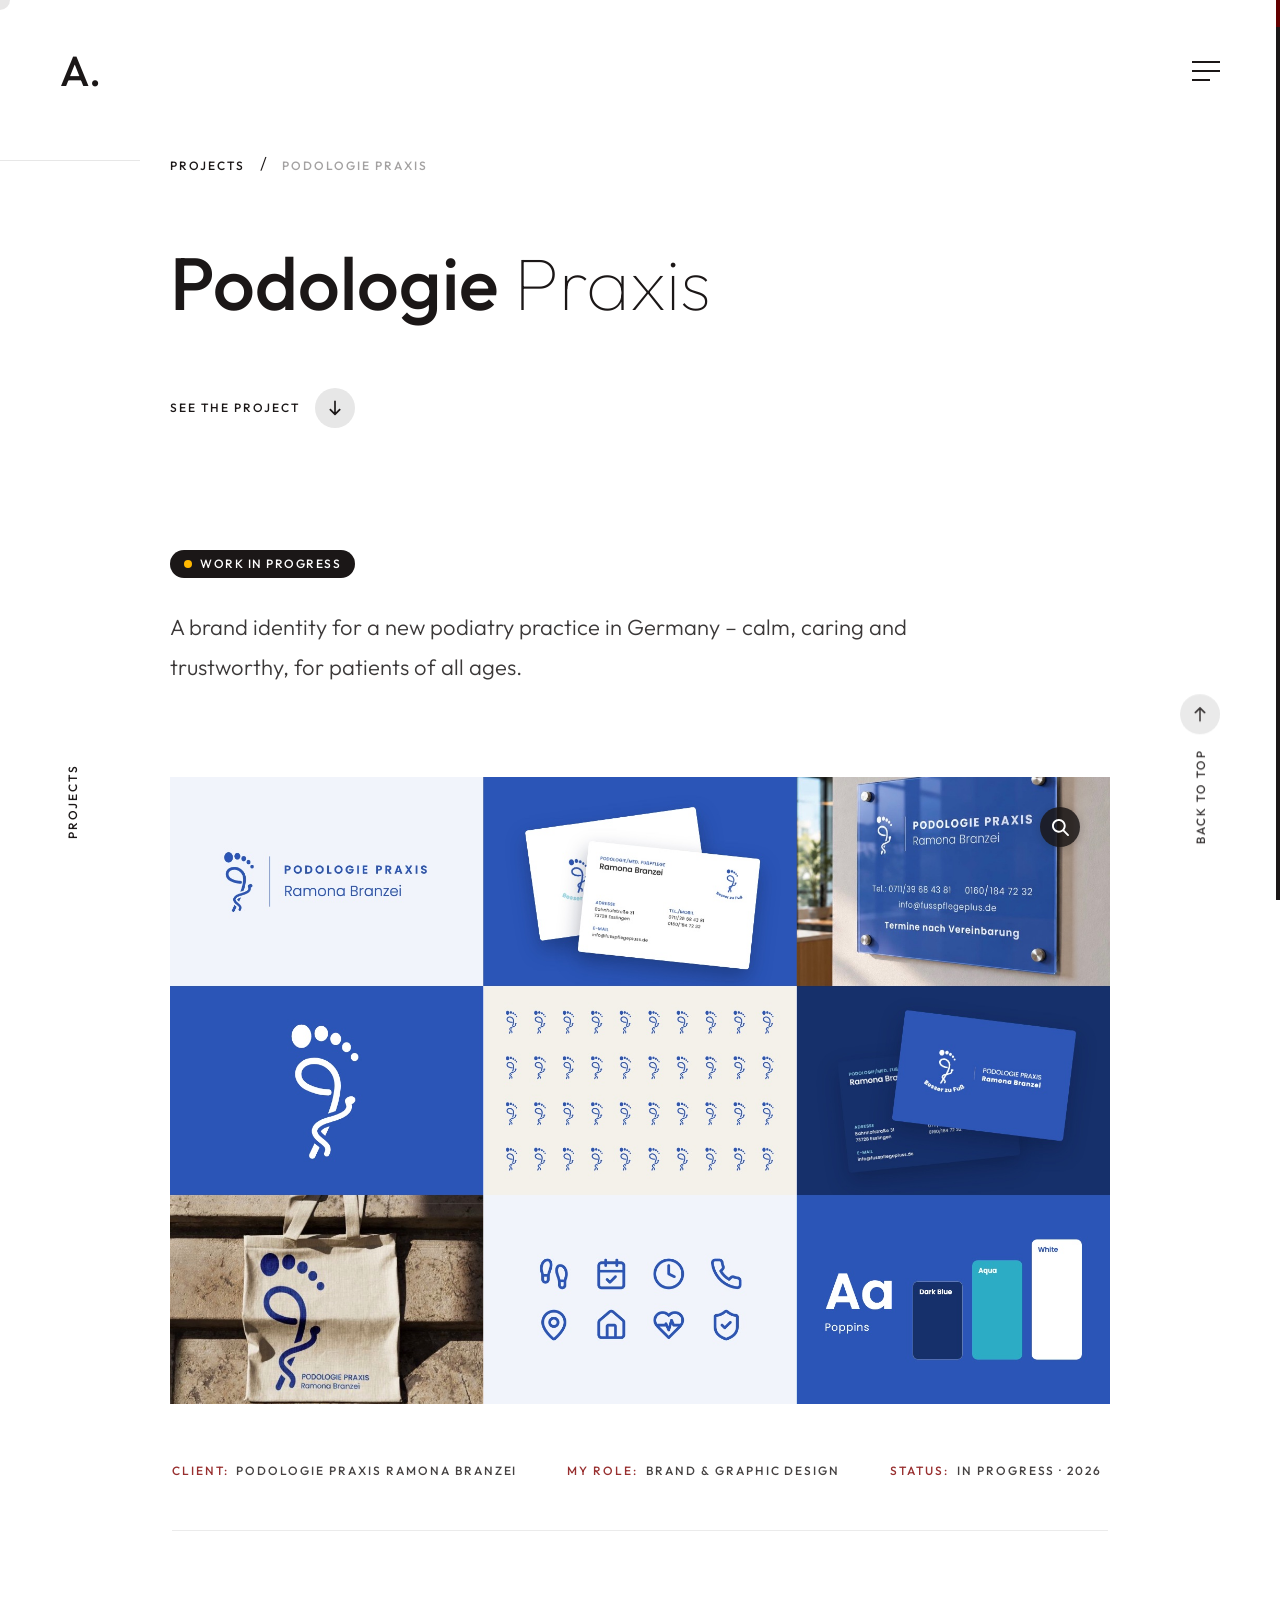
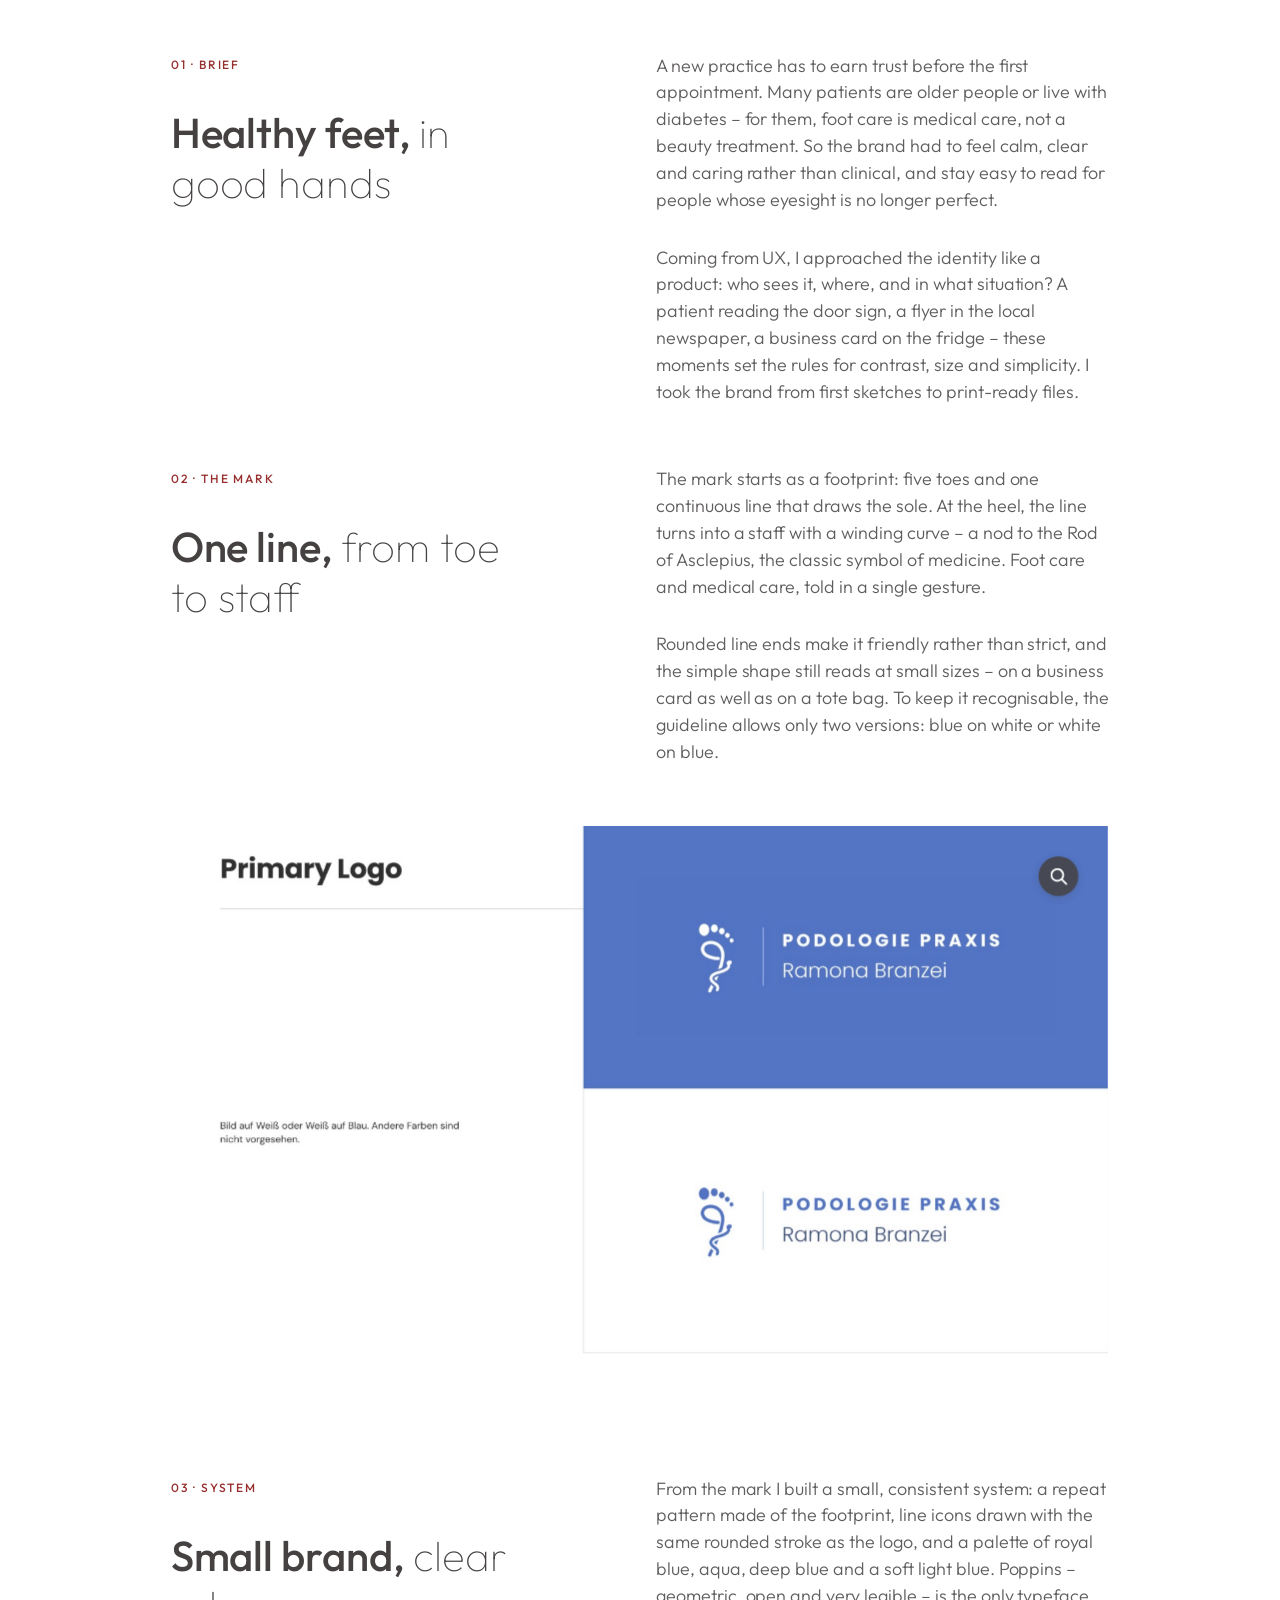
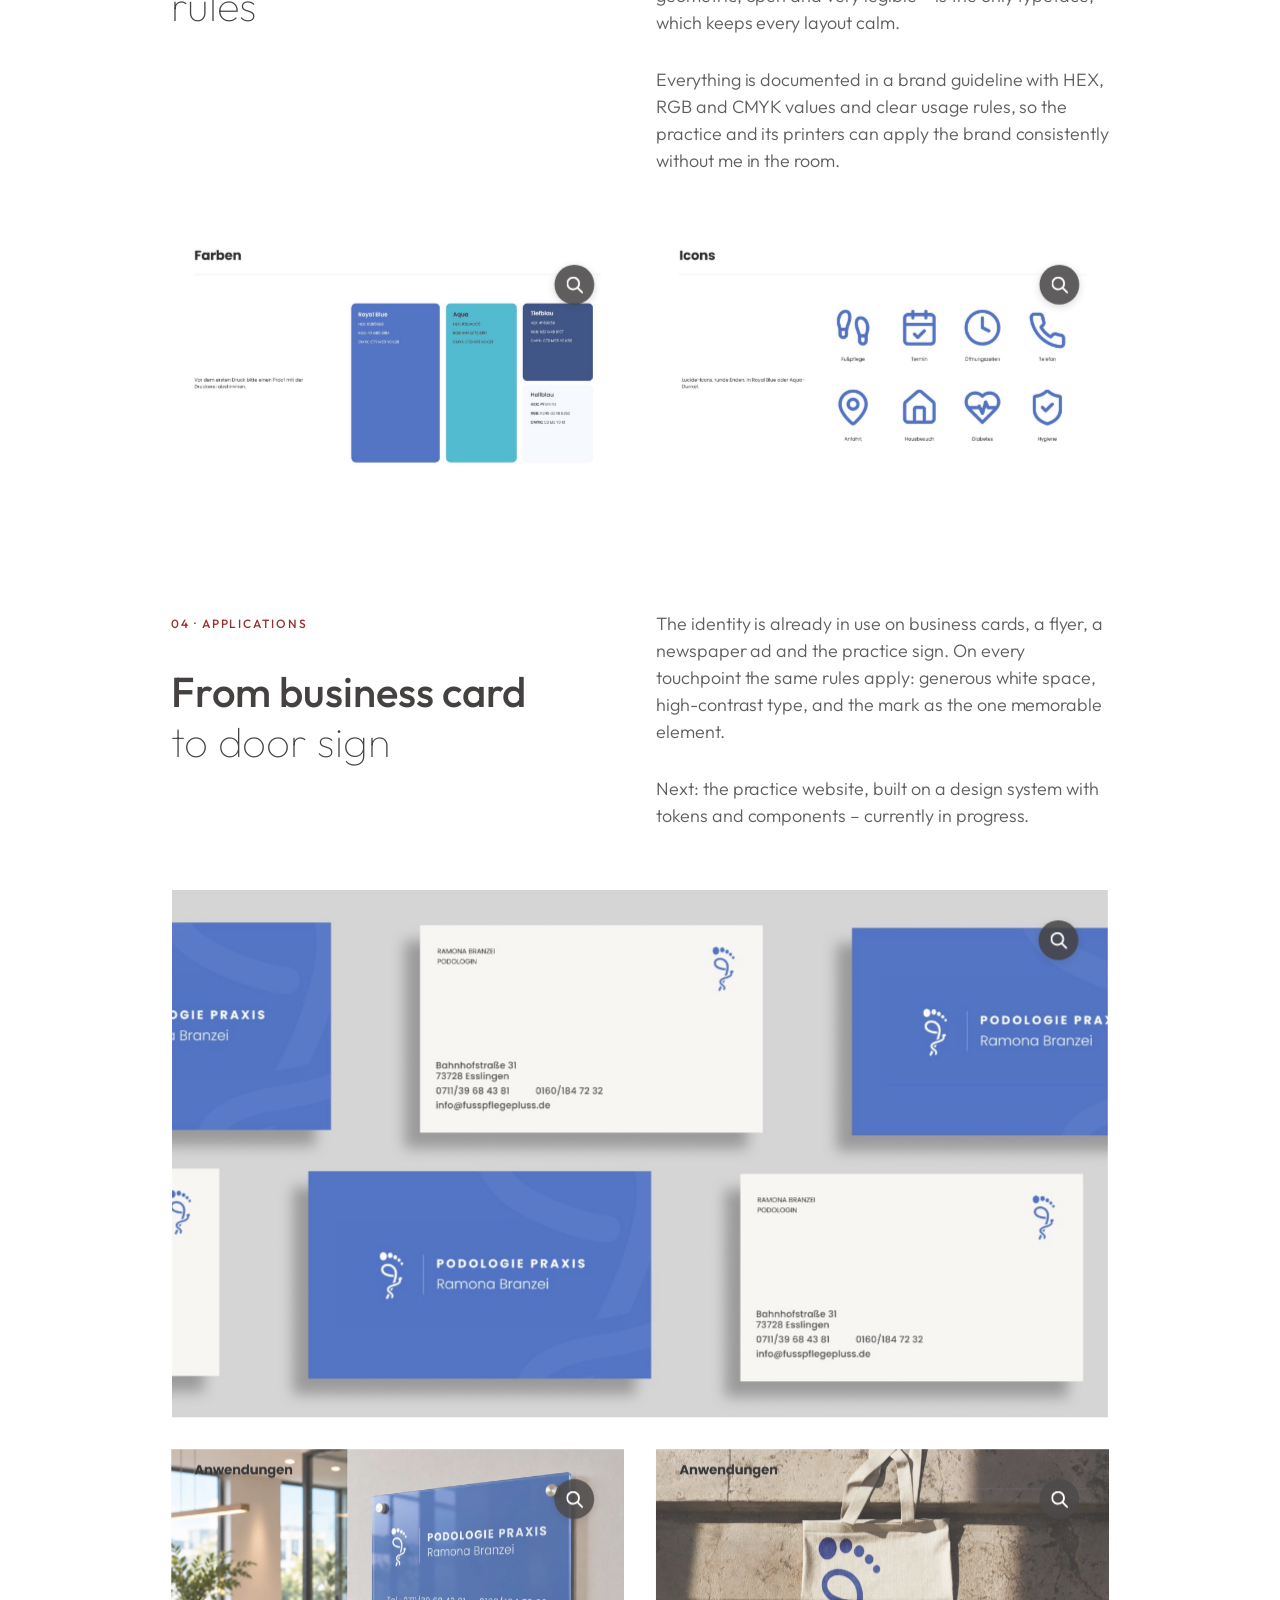
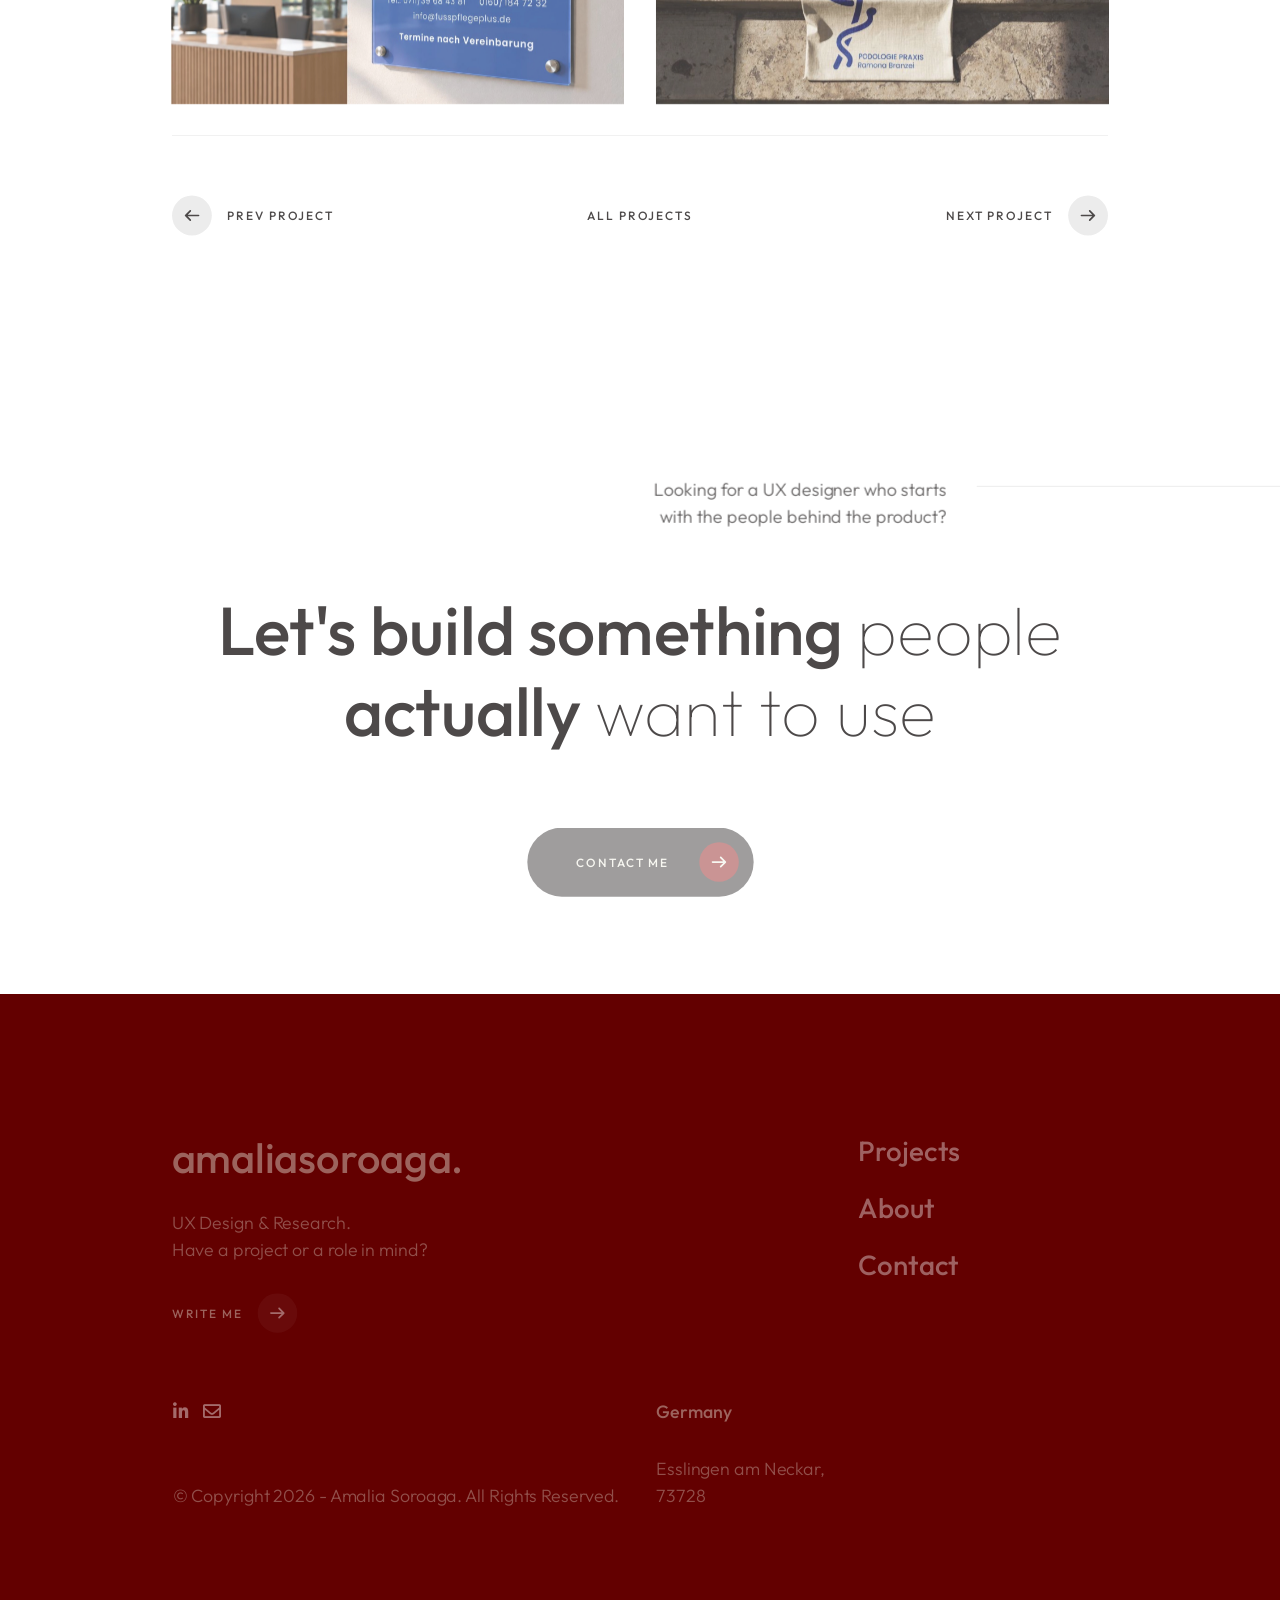
<file: project-6.html>
<!DOCTYPE html>
<html lang="en">

<head>

    <meta charset="UTF-8">
    <meta name="viewport" content="width=device-width, initial-scale=1.0">
    <meta http-equiv="X-UA-Compatible" content="ie=edge">
    <meta name="description" content="Brand identity for a new podiatry practice in Germany: logo, colours, icons and print. Work in progress.">

    <!-- bootstrap grid css -->
    <link rel="stylesheet" href="css/plugins/bootstrap-grid.css">
    <!-- font awesome css -->
    <link rel="stylesheet" href="css/plugins/font-awesome.min.css">
    <!-- swiper css -->
    <link rel="stylesheet" href="css/plugins/swiper.min.css">
    <!-- fancybox css -->
    <link rel="stylesheet" href="css/plugins/fancybox.min.css">
    <!-- ashley scss -->
    <link rel="stylesheet" href="css/style.css">
    <!-- page name -->
    <title>Podologie Praxis – Amalia Soroaga</title>

</head>

<body>

    <!-- wrapper -->
    <div class="mil-wrapper" id="top">

        <!-- cursor -->
        <div class="mil-ball">
            <span class="mil-icon-1">
                <svg viewBox="0 0 128 128">
                    <path d="M106.1,41.9c-1.2-1.2-3.1-1.2-4.2,0c-1.2,1.2-1.2,3.1,0,4.2L116.8,61H11.2l14.9-14.9c1.2-1.2,1.2-3.1,0-4.2	c-1.2-1.2-3.1-1.2-4.2,0l-20,20c-1.2,1.2-1.2,3.1,0,4.2l20,20c0.6,0.6,1.4,0.9,2.1,0.9s1.5-0.3,2.1-0.9c1.2-1.2,1.2-3.1,0-4.2	L11.2,67h105.5l-14.9,14.9c-1.2,1.2-1.2,3.1,0,4.2c0.6,0.6,1.4,0.9,2.1,0.9s1.5-0.3,2.1-0.9l20-20c1.2-1.2,1.2-3.1,0-4.2L106.1,41.9	z" />
                </svg>
            </span>
            <div class="mil-more-text">More</div>
            <div class="mil-choose-text">Сhoose</div>
        </div>
        <!-- cursor end -->


        <!-- scrollbar progress -->
        <div class="mil-progress-track">
            <div class="mil-progress"></div>
        </div>
        <!-- scrollbar progress end -->

        <!-- menu -->
        <div class="mil-menu-frame">
            <!-- frame clone -->
            <div class="mil-frame-top">
                <a href="index.html" class="mil-logo">A.</a>
                <div class="mil-menu-btn" tabindex="0">
                    <span></span>
                </div>
            </div>
            <!-- frame clone end -->
            <div class="container">
                <div class="mil-menu-content">
                    <div class="row">
                        <div class="col-xl-5">

                            <nav class="mil-main-menu" id="swupMenu">
                                <ul>
                                    <li class="mil-active"><a href="index.html#projects" tabindex="0">Projects</a></li>
                                    <li><a href="about.html" tabindex="0">About</a></li>
                                    <li><a href="contact.html" tabindex="0">Contact</a></li>
                                </ul>
                            </nav>

                        </div>
                        <div class="col-xl-7">

                            <div class="mil-menu-right-frame">
                                <div class="mil-animation-in">
                                    <div class="mil-animation-frame">
                                        <div class="mil-animation mil-position-1 mil-scale" data-value-1="2" data-value-2="2"></div>
                                    </div>
                                </div>
                                <div class="mil-menu-right">
                                    <div class="row">
                                        <div class="col-lg-8 mil-mb-60">

                                            <h6 class="mil-muted mil-mb-30">Projects</h6>

                                            <ul class="mil-menu-list">
                                                <li><a href="project-hcd.html" class="mil-light-soft">Closing the UX Expectation Gap</a></li>
                                                <li><a href="project-2.html" class="mil-light-soft">Reporting on Instagram</a></li>
                                                <li><a href="project-3.html" class="mil-light-soft">Sustainable Sports Events</a></li>
                                                <li><a href="project-5.html" class="mil-light-soft">Bodique</a></li>
                                                <li><a href="project-6.html" class="mil-light-soft">Podologie Praxis</a></li>
                                                <li><a href="project-4.html" class="mil-light-soft">Memory Play</a></li>
                                            </ul>

                                        </div>
                                    </div>
                                    <div class="mil-divider mil-mb-60"></div>
                                    <div class="row justify-content-between">

                                        <div class="col-lg-6 mil-mb-60">

                                            <h6 class="mil-muted mil-mb-30">Germany</h6>

                                            <p class="mil-light-soft">Esslingen am Neckar, 73728<br><a href="mailto:amaliasoroaga@yahoo.com" class="mil-light-soft" data-no-swup>amaliasoroaga@yahoo.com</a></p>

                                        </div>
                                    </div>
                                </div>
                            </div>

                        </div>
                    </div>
                </div>
            </div>
        </div>
        <!-- menu -->

        <!-- curtain -->
        <div class="mil-curtain"></div>
        <!-- curtain end -->

        <!-- frame -->
        <div class="mil-frame">
            <div class="mil-frame-top">
                <a href="index.html" class="mil-logo">A.</a>
                <div class="mil-menu-btn" tabindex="0">
                    <span></span>
                </div>
            </div>
            <div class="mil-frame-bottom">
                <div class="mil-current-page"></div>
                <div class="mil-back-to-top">
                    <a href="#top" class="mil-link mil-dark mil-arrow-place">
                        <span>Back to top</span>
                    </a>
                </div>
            </div>
        </div>
        <!-- frame end -->

        <!-- content -->
        <div class="mil-content">
            <div id="swupMain" class="mil-main-transition">

                <!-- banner -->
                <div class="mil-inner-banner">
                    <div class="mil-banner-content mil-up">
                        <div class="mil-animation-frame">
                            <div class="mil-animation mil-position-4 mil-dark mil-scale" data-value-1="6" data-value-2="1.4"></div>
                        </div>
                        <div class="container">
                            <ul class="mil-breadcrumbs mil-mb-60">
                                <li><a href="index.html#projects">Projects</a></li>
                                <li><a href="project-6.html">Podologie Praxis</a></li>
                            </ul>
                            <h1 class="mil-mb-60">Podologie <span class="mil-thin">Praxis</span></h1>
                            <a href="#project" class="mil-link mil-dark mil-arrow-place mil-down-arrow">
                                <span>See the project</span>
                            </a>
                        </div>
                    </div>
                </div>
                <!-- banner end -->

                <!-- project -->
                <section class="mil-p-120-0">
                    <div class="container mil-p-0-120" id="project">

                        <div class="row mil-mb-90">
                            <div class="col-lg-10">
                                <div class="mil-wip-badge mil-up mil-mb-30">Work in progress</div>
                                <p class="mil-text-xl mil-up">A brand identity for a new podiatry practice in Germany – calm, caring and trustworthy, for patients of all ages.</p>
                            </div>
                        </div>
                        <div class="mil-image-frame mil-horizontal mil-up" style="padding-bottom: 66.67%;">
                            <img src="img/podologie/brand-grid.jpg" alt="Brand overview: logo, business cards, practice sign, footprint mark, pattern, tote bag, icons, colours and Poppins typeface.">
                            <a data-fancybox="gallery" data-no-swup href="img/podologie/brand-grid.jpg" class="mil-zoom-btn">
                                <img src="img/icons/zoom.svg" alt="zoom">
                            </a>
                        </div>
                        <div class="mil-info mil-up">
                            <div>Client: &nbsp;<span class="mil-dark">Podologie Praxis Ramona Branzei</span></div>
                            <div>My role: &nbsp;<span class="mil-dark">Brand &amp; graphic design</span></div>
                            <div>Status: &nbsp;<span class="mil-dark">In progress · 2026</span></div>
                        </div>

                        <div class="mil-p-120-0">

                            <div class="row justify-content-between mil-p-0-60">
                                <div class="col-lg-5">
                                    <p class="mil-upper mil-accent mil-up mil-mb-30">01 · Brief</p>
                                    <h3 class="mil-up mil-mb-60">Healthy feet, <span class="mil-thin">in good hands</span></h3>
                                </div>
                                <div class="col-lg-6">
                                    <p class="mil-up mil-mb-30">A new practice has to earn trust before the first appointment. Many patients are older people or live with diabetes – for them, foot care is medical care, not a beauty treatment. So the brand had to feel calm, clear and caring rather than clinical, and stay easy to read for people whose eyesight is no longer perfect.</p>
                                    <p class="mil-up">Coming from UX, I approached the identity like a product: who sees it, where, and in what situation? A patient reading the door sign, a flyer in the local newspaper, a business card on the fridge – these moments set the rules for contrast, size and simplicity. I took the brand from first sketches to print-ready files.</p>
                                </div>
                            </div>

                            <div class="row justify-content-between mil-p-0-60">
                                <div class="col-lg-5">
                                    <p class="mil-upper mil-accent mil-up mil-mb-30">02 · The mark</p>
                                    <h3 class="mil-up mil-mb-60">One line, <span class="mil-thin">from toe to staff</span></h3>
                                </div>
                                <div class="col-lg-6">
                                    <p class="mil-up mil-mb-30">The mark starts as a footprint: five toes and one continuous line that draws the sole. At the heel, the line turns into a staff with a winding curve – a nod to the Rod of Asclepius, the classic symbol of medicine. Foot care and medical care, told in a single gesture.</p>
                                    <p class="mil-up">Rounded line ends make it friendly rather than strict, and the simple shape still reads at small sizes – on a business card as well as on a tote bag. To keep it recognisable, the guideline allows only two versions: blue on white or white on blue.</p>
                                </div>
                            </div>

                            <div class="row">
                                <div class="col-lg-12">
                                    <div class="mil-image-frame mil-horizontal mil-up mil-mb-30" style="padding-bottom: 56.25%;">
                                        <img src="img/podologie/logo.jpg" alt="Brand guideline page: the primary logo on royal blue and on white.">
                                        <a data-fancybox="gallery" data-no-swup href="img/podologie/logo.jpg" class="mil-zoom-btn">
                                            <img src="img/icons/zoom.svg" alt="zoom">
                                        </a>
                                    </div>
                                </div>
                            </div>

                            <div class="row justify-content-between mil-p-90-60">
                                <div class="col-lg-5">
                                    <p class="mil-upper mil-accent mil-up mil-mb-30">03 · System</p>
                                    <h3 class="mil-up mil-mb-60">Small brand, <span class="mil-thin">clear rules</span></h3>
                                </div>
                                <div class="col-lg-6">
                                    <p class="mil-up mil-mb-30">From the mark I built a small, consistent system: a repeat pattern made of the footprint, line icons drawn with the same rounded stroke as the logo, and a palette of royal blue, aqua, deep blue and a soft light blue. Poppins – geometric, open and very legible – is the only typeface, which keeps every layout calm.</p>
                                    <p class="mil-up">Everything is documented in a brand guideline with HEX, RGB and CMYK values and clear usage rules, so the practice and its printers can apply the brand consistently without me in the room.</p>
                                </div>
                            </div>

                            <div class="row">
                                <div class="col-lg-6">
                                    <div class="mil-image-frame mil-horizontal mil-up mil-mb-30" style="padding-bottom: 56.25%;">
                                        <img src="img/podologie/colours.jpg" alt="Brand guideline page: the colours royal blue, aqua and dark blue.">
                                        <a data-fancybox="gallery" data-no-swup href="img/podologie/colours.jpg" class="mil-zoom-btn">
                                            <img src="img/icons/zoom.svg" alt="zoom">
                                        </a>
                                    </div>
                                </div>
                                <div class="col-lg-6">
                                    <div class="mil-image-frame mil-horizontal mil-up mil-mb-30" style="padding-bottom: 56.25%;">
                                        <img src="img/podologie/icons.jpg" alt="Brand guideline page: line icons for foot care, appointments, opening hours, phone, address, home visits, diabetes and hygiene.">
                                        <a data-fancybox="gallery" data-no-swup href="img/podologie/icons.jpg" class="mil-zoom-btn">
                                            <img src="img/icons/zoom.svg" alt="zoom">
                                        </a>
                                    </div>
                                </div>
                            </div>

                            <div class="row justify-content-between mil-p-90-60">
                                <div class="col-lg-5">
                                    <p class="mil-upper mil-accent mil-up mil-mb-30">04 · Applications</p>
                                    <h3 class="mil-up mil-mb-60">From business card <span class="mil-thin">to door sign</span></h3>
                                </div>
                                <div class="col-lg-6">
                                    <p class="mil-up mil-mb-30">The identity is already in use on business cards, a flyer, a newspaper ad and the practice sign. On every touchpoint the same rules apply: generous white space, high-contrast type, and the mark as the one memorable element.</p>
                                    <p class="mil-up">Next: the practice website, built on a design system with tokens and components – currently in progress.</p>
                                </div>
                            </div>

                            <div class="row">
                                <div class="col-lg-12">
                                    <div class="mil-image-frame mil-horizontal mil-up mil-mb-30" style="padding-bottom: 56.25%;">
                                        <img src="img/podologie/business-cards.jpg" alt="Mockup of the business cards in royal blue and off-white.">
                                        <a data-fancybox="gallery" data-no-swup href="img/podologie/business-cards.jpg" class="mil-zoom-btn">
                                            <img src="img/icons/zoom.svg" alt="zoom">
                                        </a>
                                    </div>
                                </div>
                                <div class="col-lg-6">
                                    <div class="mil-image-frame mil-horizontal mil-up mil-mb-30" style="padding-bottom: 56.25%;">
                                        <img src="img/podologie/sign.jpg" alt="Mockup of the blue acrylic practice sign at the reception.">
                                        <a data-fancybox="gallery" data-no-swup href="img/podologie/sign.jpg" class="mil-zoom-btn">
                                            <img src="img/icons/zoom.svg" alt="zoom">
                                        </a>
                                    </div>
                                </div>
                                <div class="col-lg-6">
                                    <div class="mil-image-frame mil-horizontal mil-up mil-mb-30" style="padding-bottom: 56.25%;">
                                        <img src="img/podologie/tote.jpg" alt="Mockup of a cotton tote bag with the footprint mark.">
                                        <a data-fancybox="gallery" data-no-swup href="img/podologie/tote.jpg" class="mil-zoom-btn">
                                            <img src="img/icons/zoom.svg" alt="zoom">
                                        </a>
                                    </div>
                                </div>
                            </div>
                        </div>

                        <div class="mil-works-nav mil-up">
                            <a href="project-5.html" class="mil-link mil-dark mil-arrow-place mil-icon-left">
                                <span>Prev project</span>
                            </a>
                            <a href="index.html#projects" class="mil-link mil-dark">
                                <span>All projects</span>
                            </a>
                            <a href="project-4.html" class="mil-link mil-dark mil-arrow-place">
                                <span>Next project</span>
                            </a>
                        </div>

                    </div>
                </section>
                <!-- project end -->

                <!-- call to action -->
                <section class="mil-soft-bg">
                    <div class="container mil-p-120-120">
                        <div class="row">
                            <div class="col-lg-10">

                                <span class="mil-suptitle mil-suptitle-right mil-suptitle-dark mil-up">Looking for a UX designer who starts <br> with the people behind the product?</span>

                            </div>
                        </div>
                        <div class="mil-center">
                            <h2 class="mil-up mil-mb-60">Let's build something <span class="mil-thin">people</span> <br> actually <span class="mil-thin">want to use</span></h2>
                            <div class="mil-up"><a href="contact.html" class="mil-button mil-arrow-place"><span>Contact me</span></a></div>
                        </div>
                    </div>
                </section>
                <!-- call to action end -->

                <!-- footer -->
                <footer class="mil-dark-bg">
                    <div class="mi-invert-fix">
                        <div class="container mil-p-120-60">
                            <div class="row justify-content-between">
                                <div class="col-md-4 col-lg-4 mil-mb-60">

                                    <div class="mil-muted mil-logo mil-up mil-mb-30">amaliasoroaga.</div>

                                    <p class="mil-light-soft mil-up mil-mb-30">UX Design &amp; Research.<br>Have a project or a role in mind?</p>

                                    <div class="mil-up"><a href="mailto:amaliasoroaga@yahoo.com" class="mil-link mil-muted mil-arrow-place" data-no-swup><span>Write me</span></a></div>

                                </div>
                                <div class="col-md-7 col-lg-6">
                                    <div class="row justify-content-end">
                                        <div class="col-md-6 col-lg-7">

                                            <nav class="mil-footer-menu mil-mb-60">
                                                <ul>
                                                    <li class="mil-up">
                                                        <a href="index.html#projects">Projects</a>
                                                    </li>
                                                    <li class="mil-up">
                                                        <a href="about.html">About</a>
                                                    </li>
                                                    <li class="mil-up">
                                                        <a href="contact.html">Contact</a>
                                                    </li>
                                                </ul>
                                            </nav>

                                        </div>
                                    </div>
                                </div>
                            </div>

                            <div class="row justify-content-between flex-sm-row-reverse">
                                <div class="col-md-7 col-lg-6">

                                    <div class="row justify-content-between">

                                        <div class="col-md-6 col-lg-5 mil-mb-60">

                                            <h6 class="mil-muted mil-up mil-mb-30">Germany</h6>

                                            <p class="mil-light-soft mil-up">Esslingen am Neckar, 73728</p>

                                        </div>

                                    </div>

                                </div>
                                <div class="col-md-4 col-lg-6 mil-mb-60">

                                    <div class="mil-vert-between">
                                        <div class="mil-mb-30">
                                            <ul class="mil-social-icons mil-up">
                                                <li><a href="https://www.linkedin.com/in/amalia-elena-soroaga-b280b622a/" target="_blank" rel="noopener" class="social-icon" aria-label="LinkedIn" data-no-swup> <i class="fab fa-linkedin-in"></i></a></li>
                                                <li><a href="mailto:amaliasoroaga@yahoo.com" class="social-icon" aria-label="Email" data-no-swup> <i class="far fa-envelope"></i></a></li>
                                            </ul>
                                        </div>
                                        <p class="mil-light-soft mil-up">© Copyright 2026 - Amalia Soroaga. All Rights Reserved.</p>
                                    </div>

                                </div>
                            </div>
                        </div>
                    </div>
                </footer>
                <!-- footer end -->

                <!-- hidden elements -->
                <div class="mil-hidden-elements">
                    <div class="mil-dodecahedron">
                        <div class="mil-pentagon">
                            <div></div>
                            <div></div>
                            <div></div>
                            <div></div>
                            <div></div>
                        </div>
                        <div class="mil-pentagon">
                            <div></div>
                            <div></div>
                            <div></div>
                            <div></div>
                            <div></div>
                        </div>
                        <div class="mil-pentagon">
                            <div></div>
                            <div></div>
                            <div></div>
                            <div></div>
                            <div></div>
                        </div>
                        <div class="mil-pentagon">
                            <div></div>
                            <div></div>
                            <div></div>
                            <div></div>
                            <div></div>
                        </div>
                        <div class="mil-pentagon">
                            <div></div>
                            <div></div>
                            <div></div>
                            <div></div>
                            <div></div>
                        </div>
                        <div class="mil-pentagon">
                            <div></div>
                            <div></div>
                            <div></div>
                            <div></div>
                            <div></div>
                        </div>
                        <div class="mil-pentagon">
                            <div></div>
                            <div></div>
                            <div></div>
                            <div></div>
                            <div></div>
                        </div>
                        <div class="mil-pentagon">
                            <div></div>
                            <div></div>
                            <div></div>
                            <div></div>
                            <div></div>
                        </div>
                        <div class="mil-pentagon">
                            <div></div>
                            <div></div>
                            <div></div>
                            <div></div>
                            <div></div>
                        </div>
                        <div class="mil-pentagon">
                            <div></div>
                            <div></div>
                            <div></div>
                            <div></div>
                            <div></div>
                        </div>
                        <div class="mil-pentagon">
                            <div></div>
                            <div></div>
                            <div></div>
                            <div></div>
                            <div></div>
                        </div>
                        <div class="mil-pentagon">
                            <div></div>
                            <div></div>
                            <div></div>
                            <div></div>
                            <div></div>
                        </div>
                    </div>

                    <svg xmlns="http://www.w3.org/2000/svg" viewBox="0 0 24 24" class="mil-arrow">
                        <path d="M 14 5.3417969 C 13.744125 5.3417969 13.487969 5.4412187 13.292969 5.6367188 L 13.207031 5.7226562 C 12.816031 6.1136563 12.816031 6.7467188 13.207031 7.1367188 L 17.070312 11 L 4 11 C 3.448 11 3 11.448 3 12 C 3 12.552 3.448 13 4 13 L 17.070312 13 L 13.207031 16.863281 C 12.816031 17.254281 12.816031 17.887344 13.207031 18.277344 L 13.292969 18.363281 C 13.683969 18.754281 14.317031 18.754281 14.707031 18.363281 L 20.363281 12.707031 C 20.754281 12.316031 20.754281 11.682969 20.363281 11.292969 L 14.707031 5.6367188 C 14.511531 5.4412187 14.255875 5.3417969 14 5.3417969 z" />
                    </svg>

                    <svg width="250" viewBox="0 0 300 1404" fill="none" xmlns="http://www.w3.org/2000/svg" class="mil-lines">
                        <path fill-rule="evenodd" clip-rule="evenodd" d="M1 892L1 941H299V892C299 809.71 232.29 743 150 743C67.7096 743 1 809.71 1 892ZM0 942H300V892C300 809.157 232.843 742 150 742C67.1573 742 0 809.157 0 892L0 942Z" class="mil-move" />
                        <path fill-rule="evenodd" clip-rule="evenodd" d="M299 146V97L1 97V146C1 228.29 67.7096 295 150 295C232.29 295 299 228.29 299 146ZM300 96L0 96V146C0 228.843 67.1573 296 150 296C232.843 296 300 228.843 300 146V96Z" class="mil-move" />
                        <path fill-rule="evenodd" clip-rule="evenodd" d="M299 1H1V1403H299V1ZM0 0V1404H300V0H0Z" />
                        <path fill-rule="evenodd" clip-rule="evenodd" d="M150 -4.37115e-08L150 1404L149 1404L149 0L150 -4.37115e-08Z" />
                        <path fill-rule="evenodd" clip-rule="evenodd" d="M150 1324C232.29 1324 299 1257.29 299 1175C299 1092.71 232.29 1026 150 1026C67.7096 1026 1 1092.71 1 1175C1 1257.29 67.7096 1324 150 1324ZM150 1325C232.843 1325 300 1257.84 300 1175C300 1092.16 232.843 1025 150 1025C67.1573 1025 0 1092.16 0 1175C0 1257.84 67.1573 1325 150 1325Z" class="mil-move" />
                        <path fill-rule="evenodd" clip-rule="evenodd" d="M300 1175H0V1174H300V1175Z" class="mil-move" />
                        <path fill-rule="evenodd" clip-rule="evenodd" d="M150 678C232.29 678 299 611.29 299 529C299 446.71 232.29 380 150 380C67.7096 380 1 446.71 1 529C1 611.29 67.7096 678 150 678ZM150 679C232.843 679 300 611.843 300 529C300 446.157 232.843 379 150 379C67.1573 379 0 446.157 0 529C0 611.843 67.1573 679 150 679Z" class="mil-move" />
                        <path fill-rule="evenodd" clip-rule="evenodd" d="M299 380H1V678H299V380ZM0 379V679H300V379H0Z" class="mil-move" />
                    </svg>
                </div>
                <!-- hidden elements end -->

            </div>
        </div>
        <!-- content -->
    </div>
    <!-- wrapper end -->

    <!-- jQuery js -->
    <script src="js/plugins/jquery.min.js"></script>
    <!-- swup js -->
    <script src="js/plugins/swup.min.js"></script>
    <!-- swiper js -->
    <script src="js/plugins/swiper.min.js"></script>
    <!-- fancybox js -->
    <script src="js/plugins/fancybox.min.js"></script>
    <!-- gsap js -->
    <script src="js/plugins/gsap.min.js"></script>
    <!-- scroll smoother -->
    <script src="js/plugins/smooth-scroll.js"></script>
    <!-- scroll trigger js -->
    <script src="js/plugins/ScrollTrigger.min.js"></script>
    <!-- scroll to js -->
    <script src="js/plugins/ScrollTo.min.js"></script>
    <!-- ashley js -->
    <script src="js/main.js"></script>

</body>

</html>
</file>
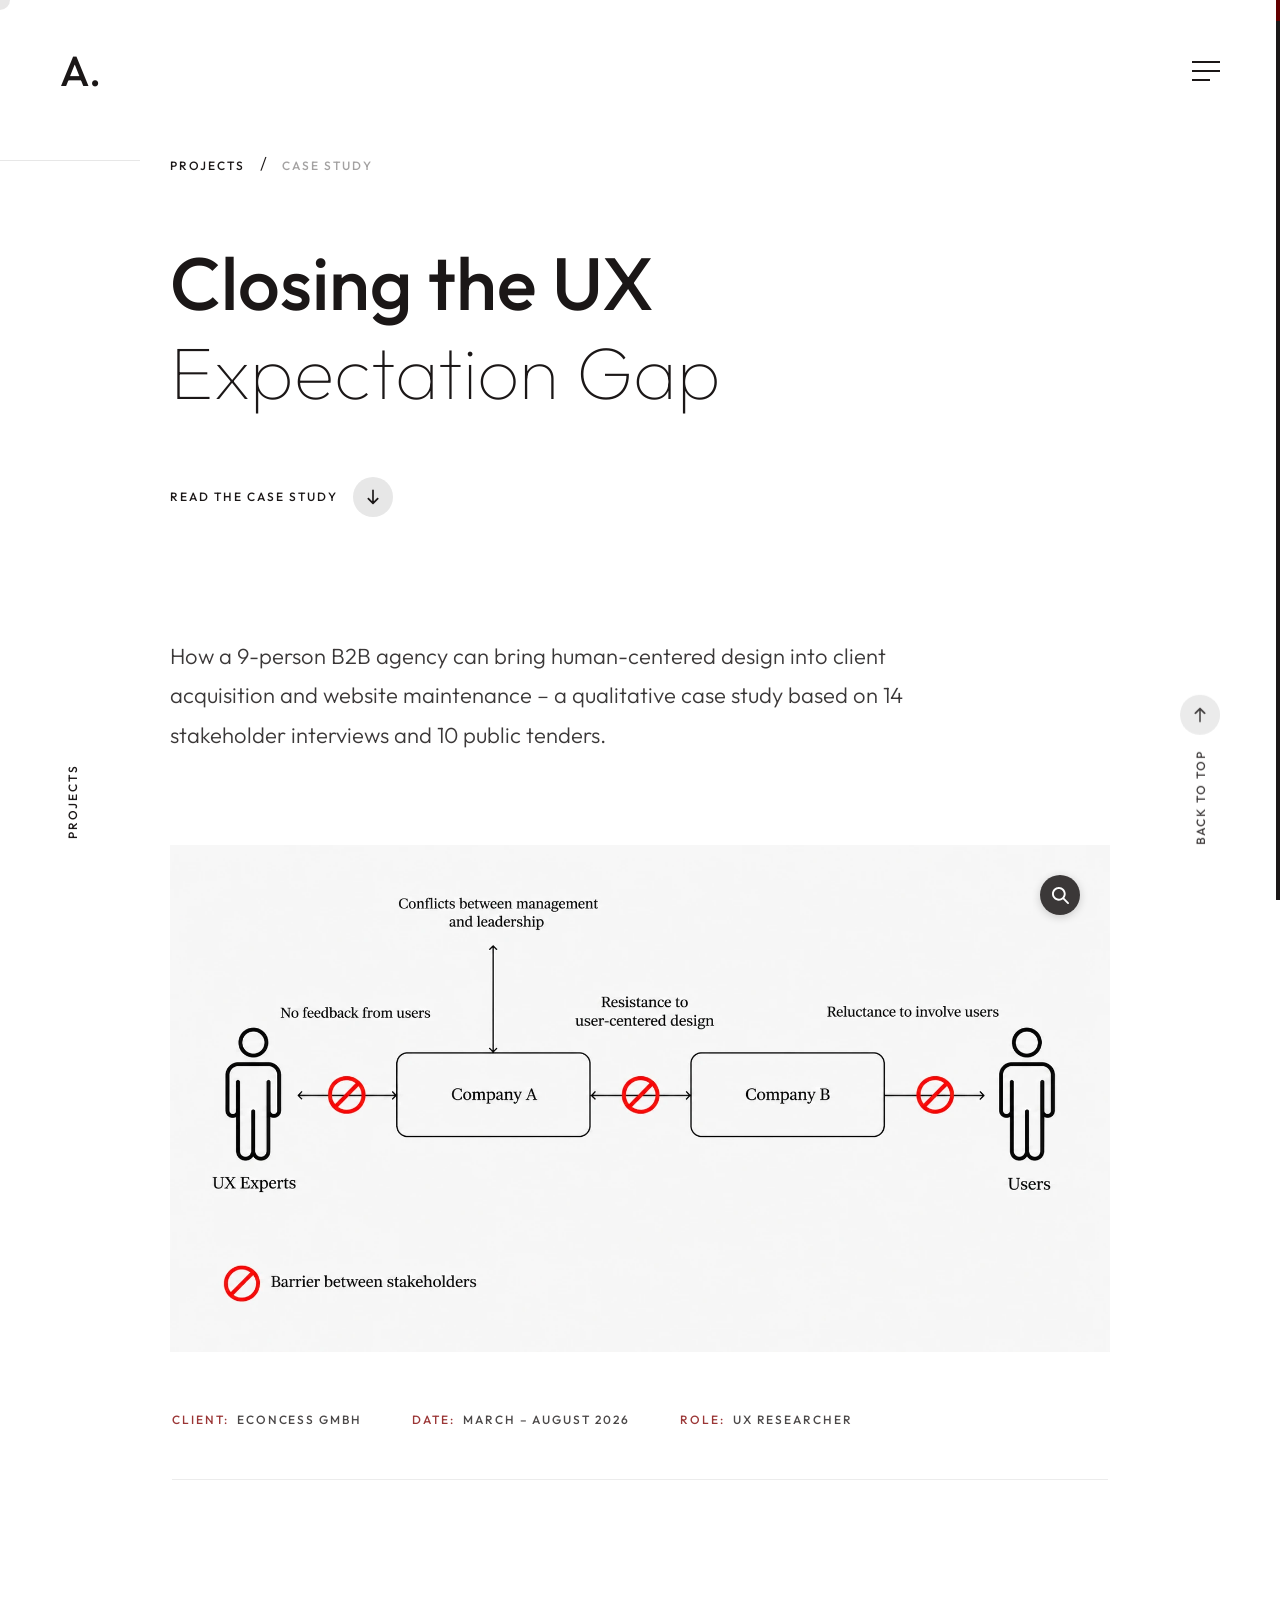
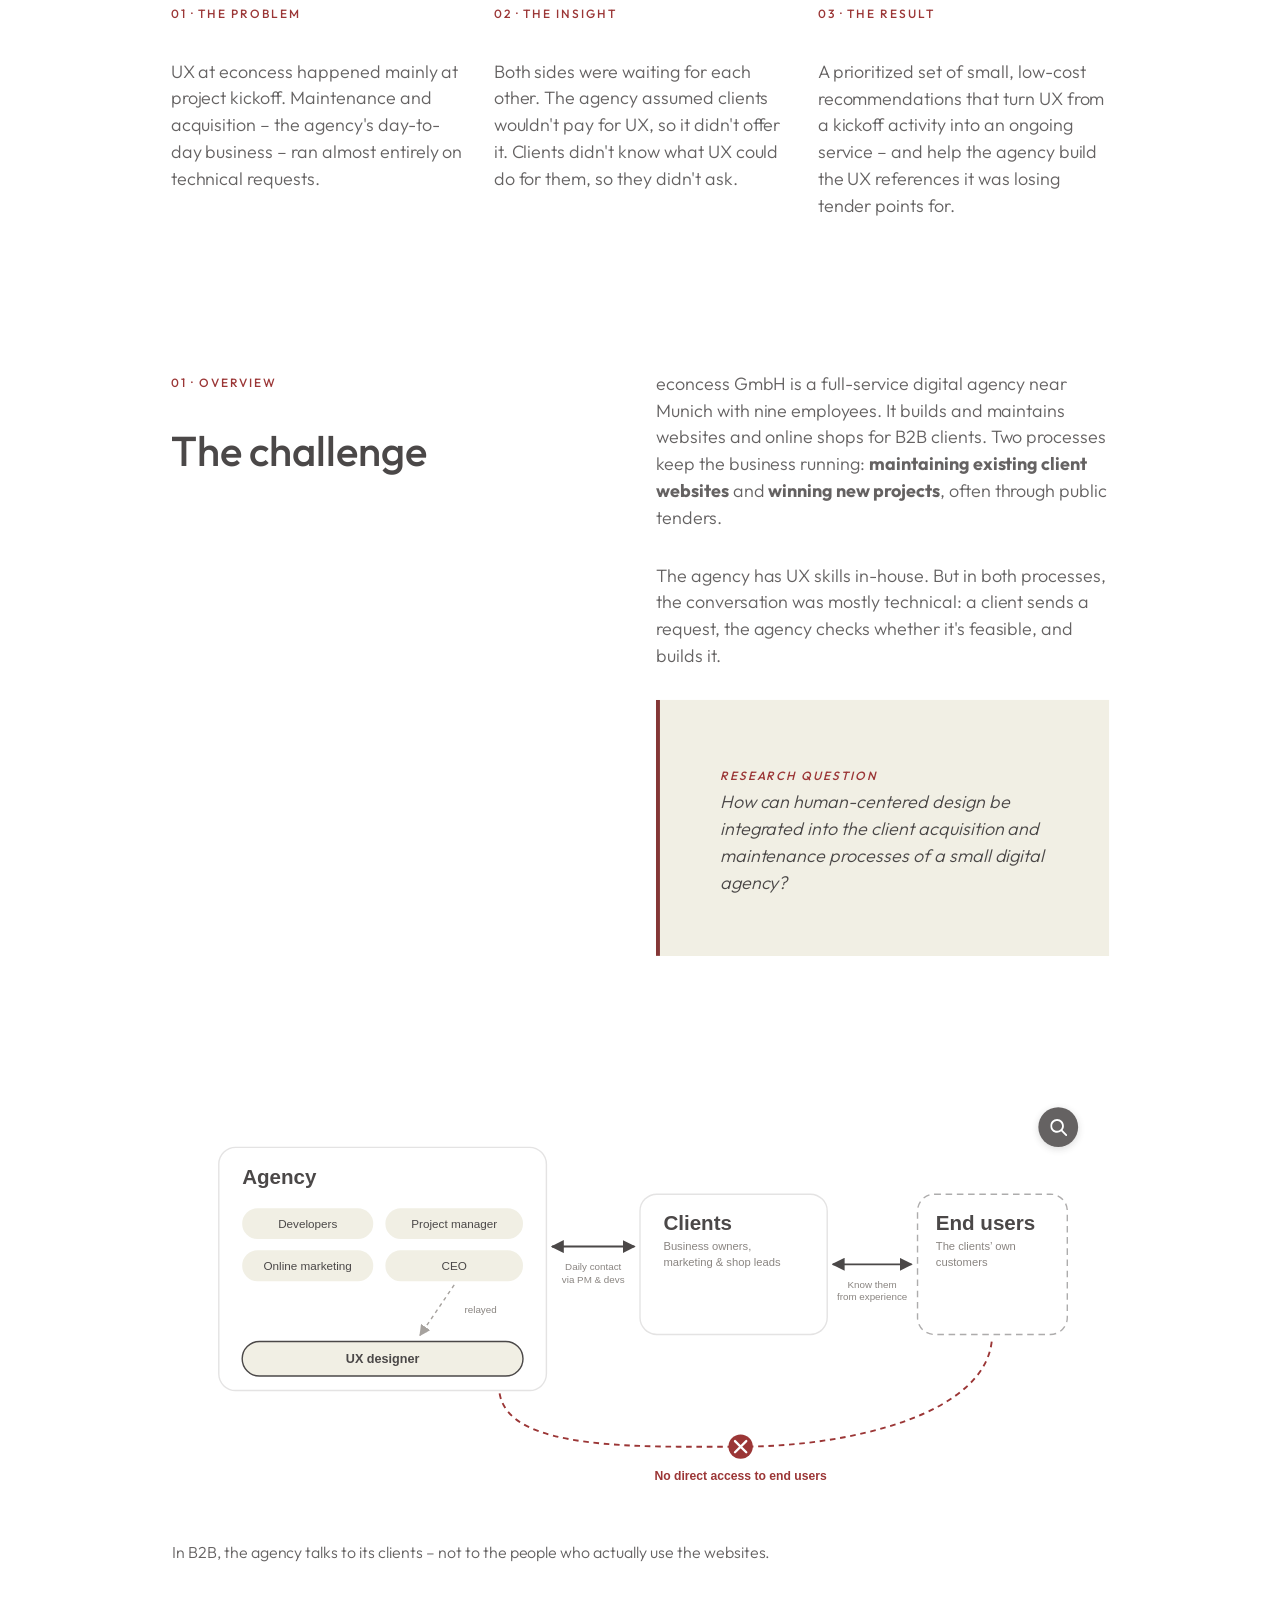
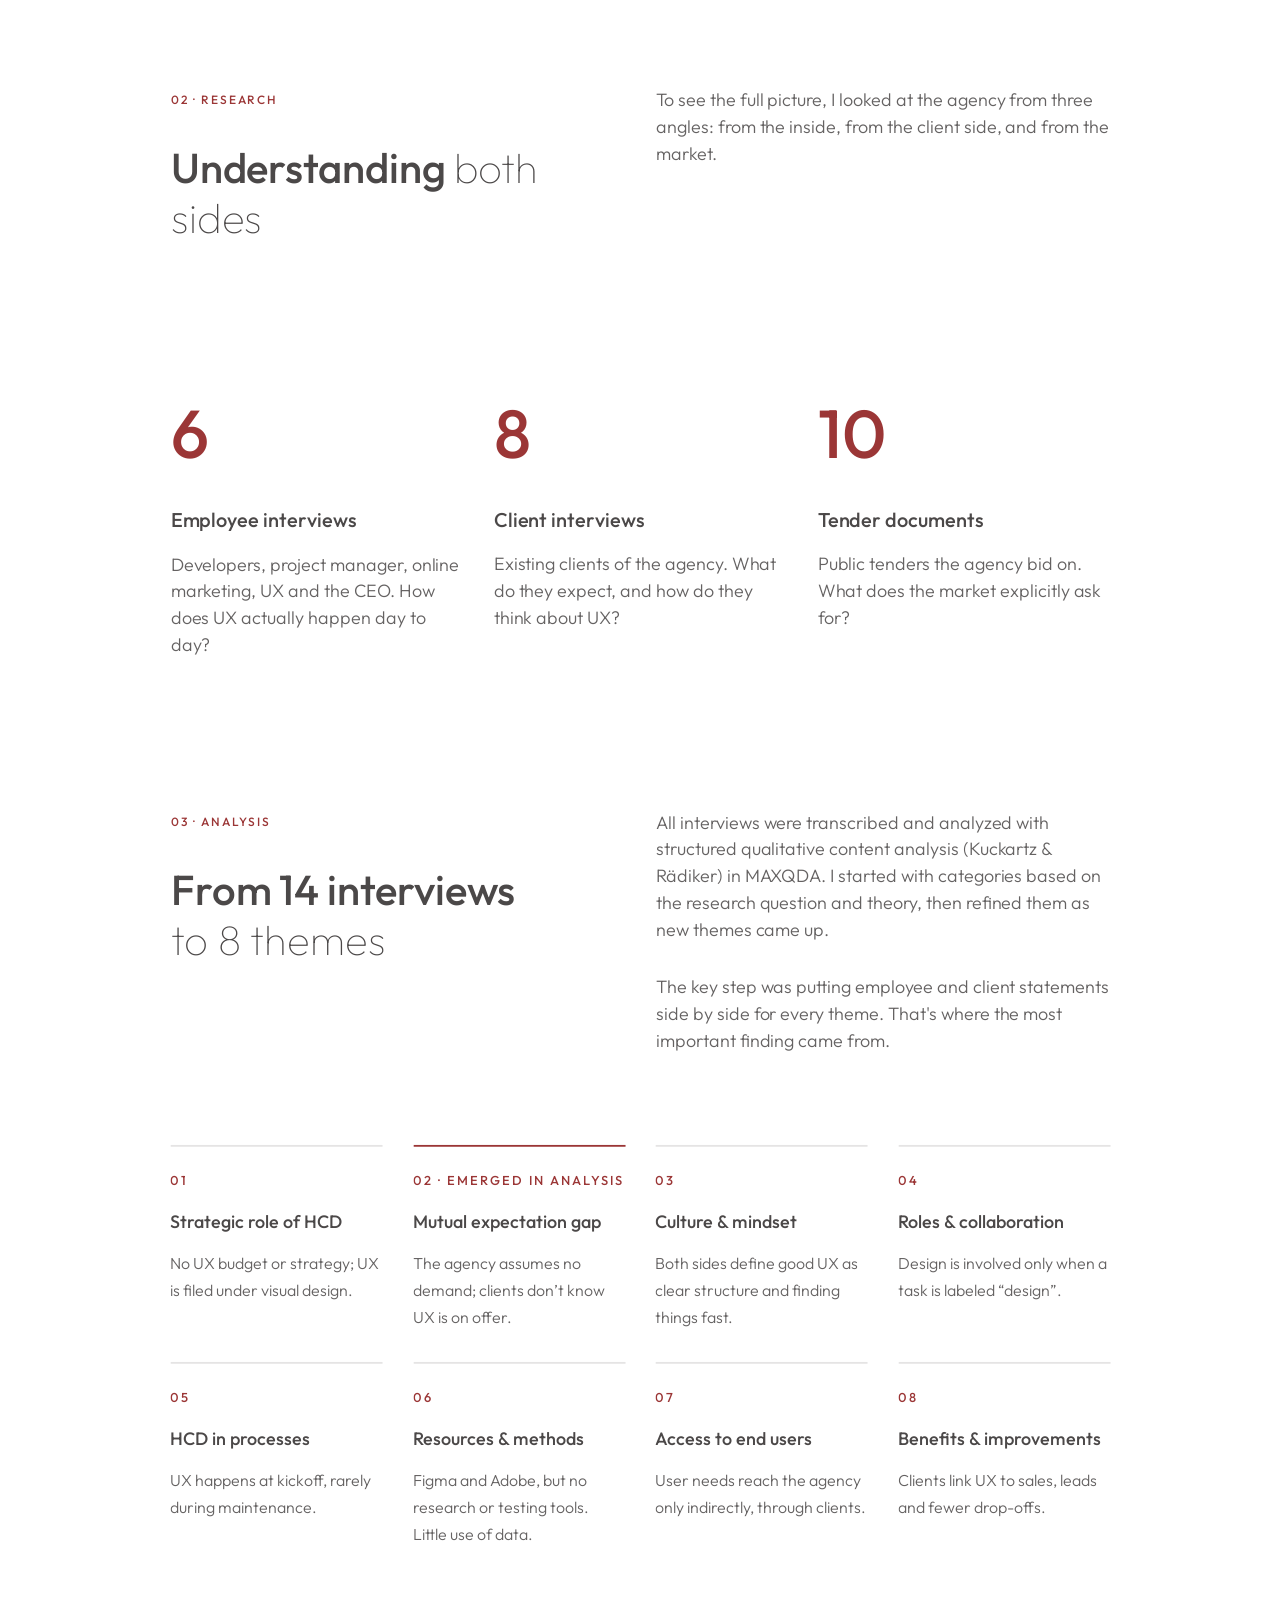
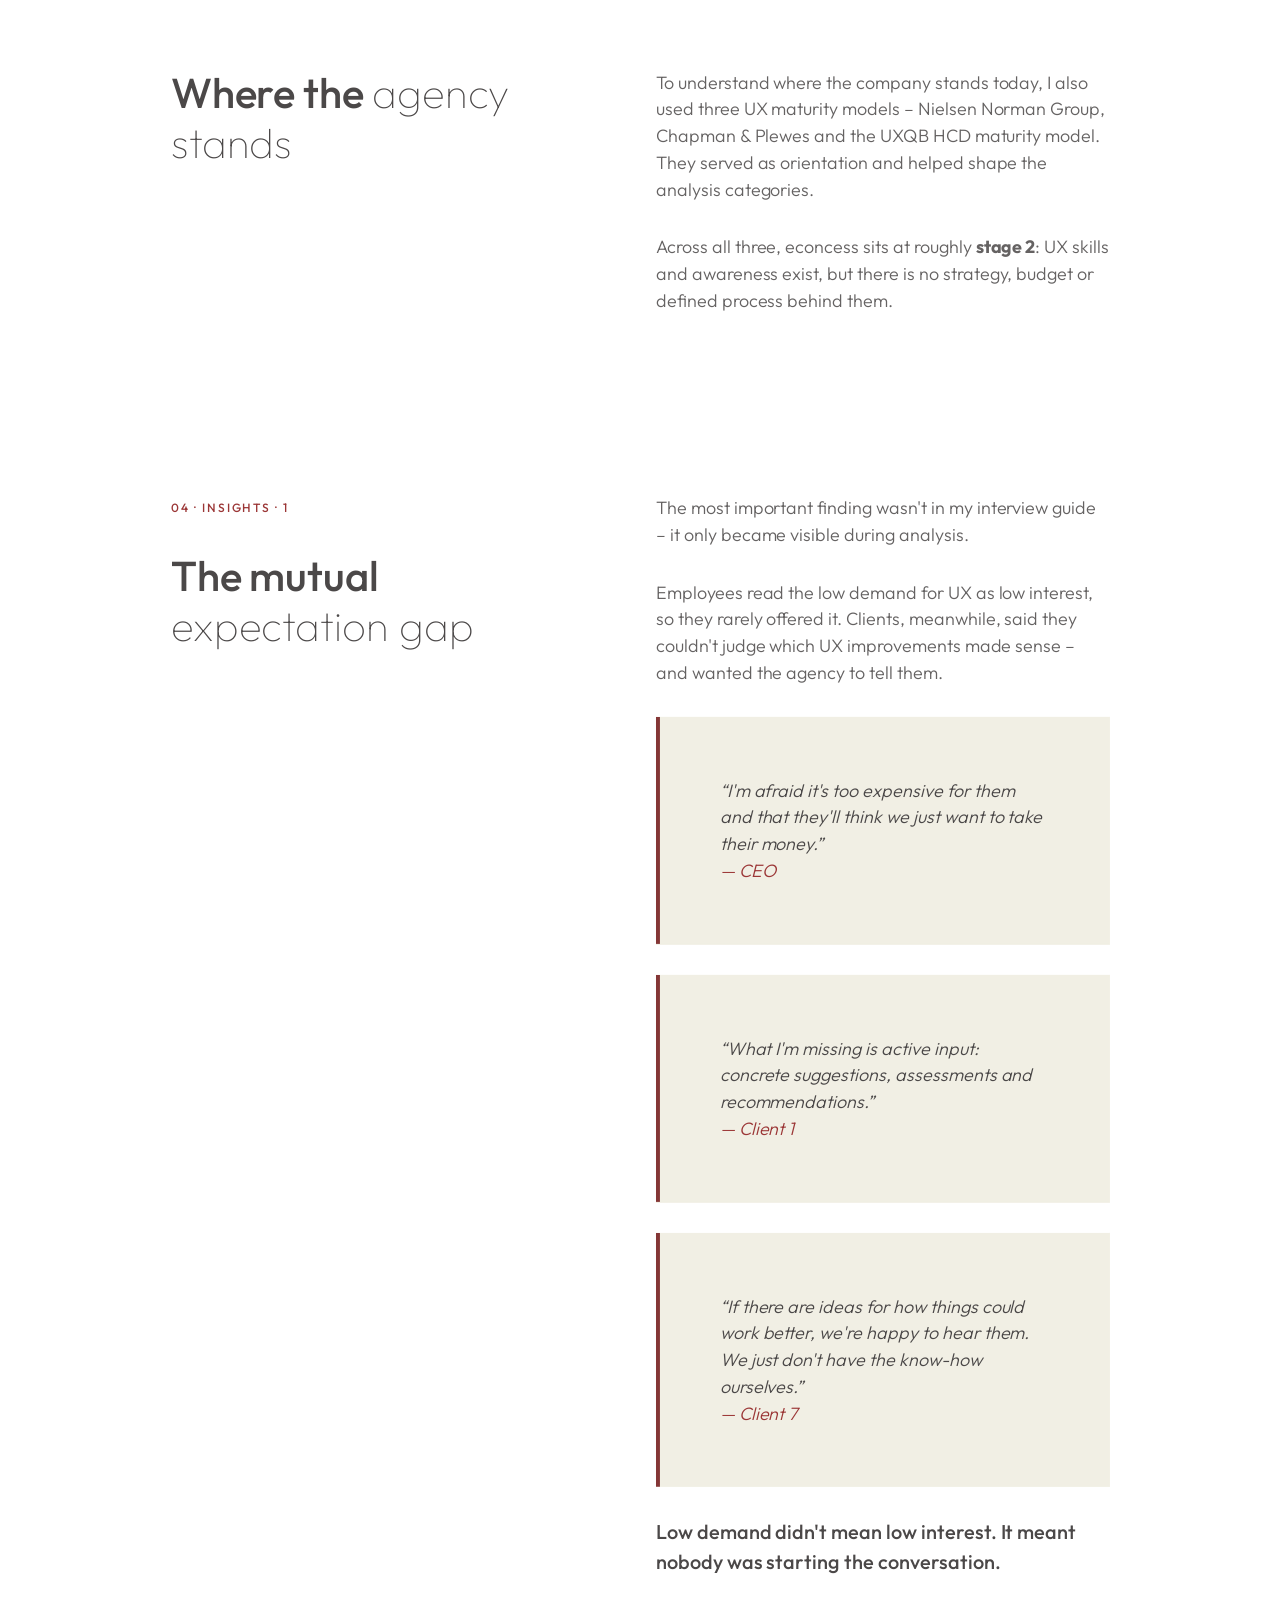
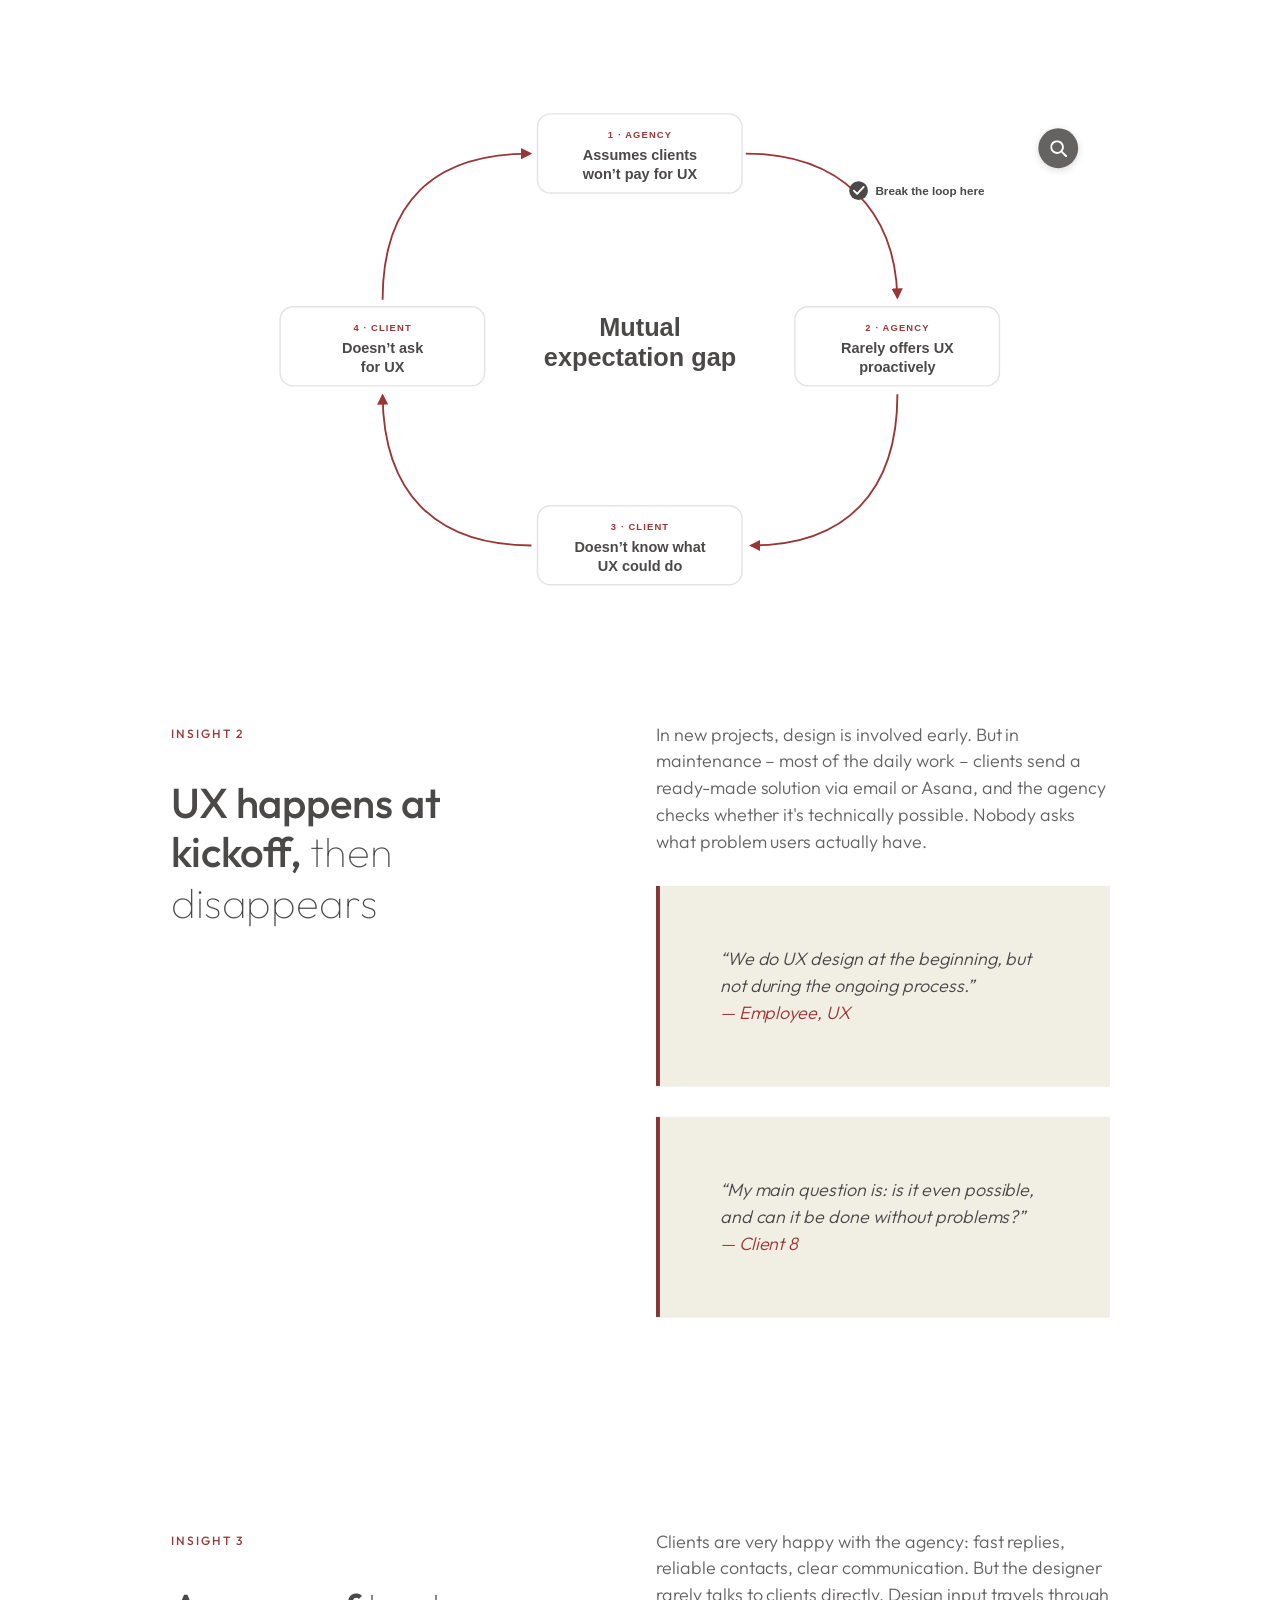
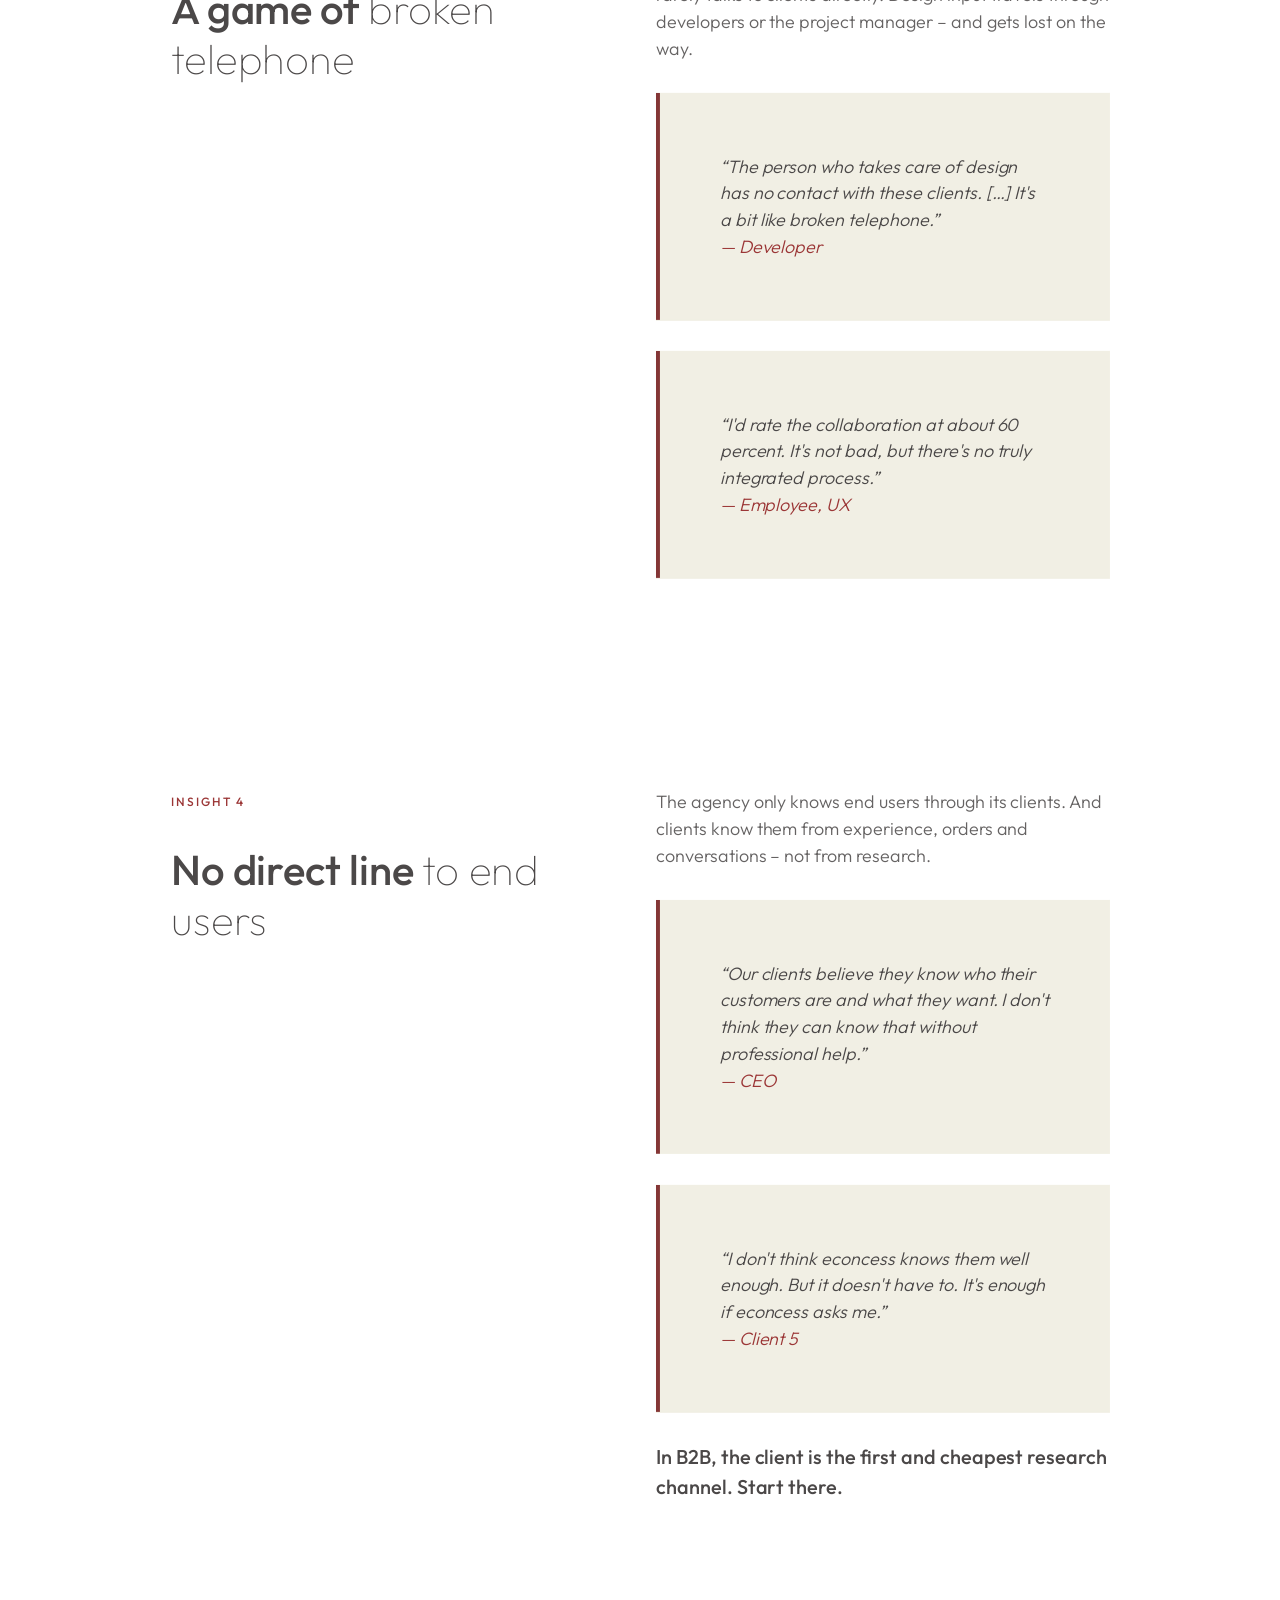
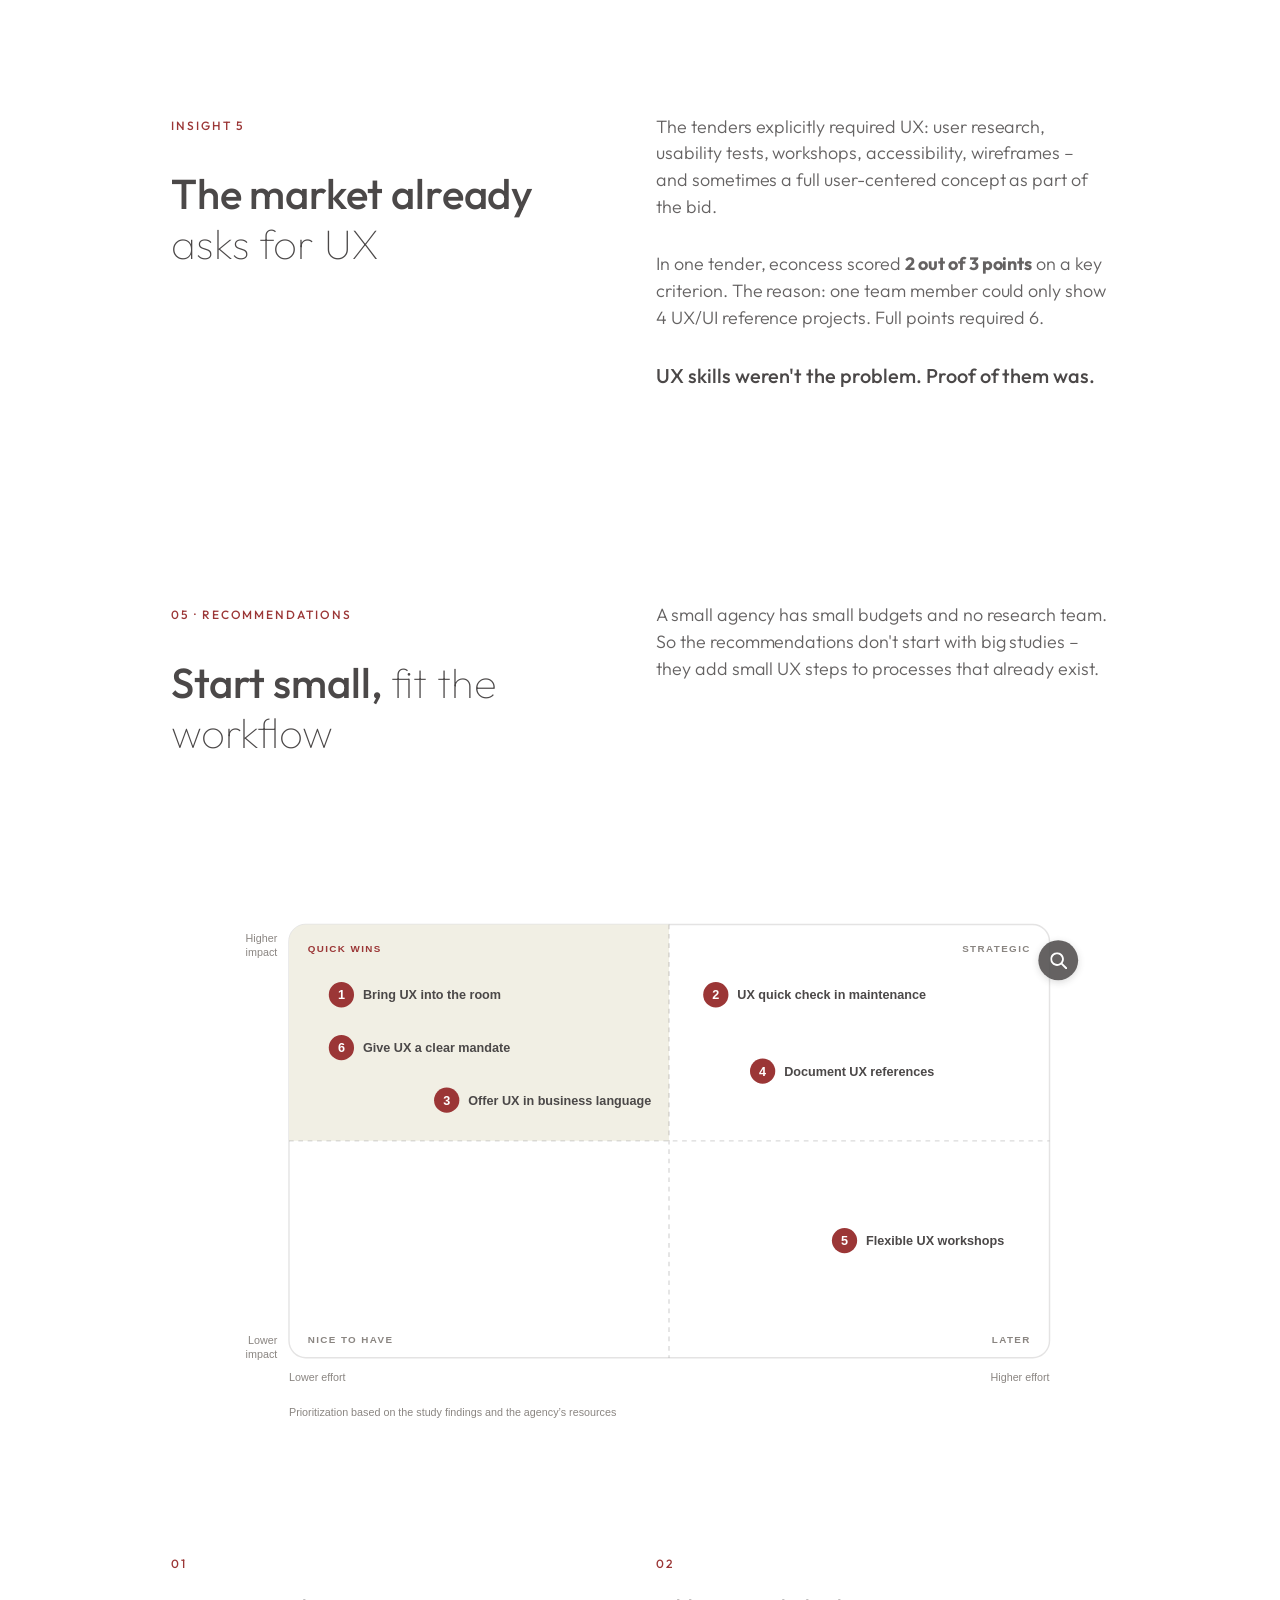
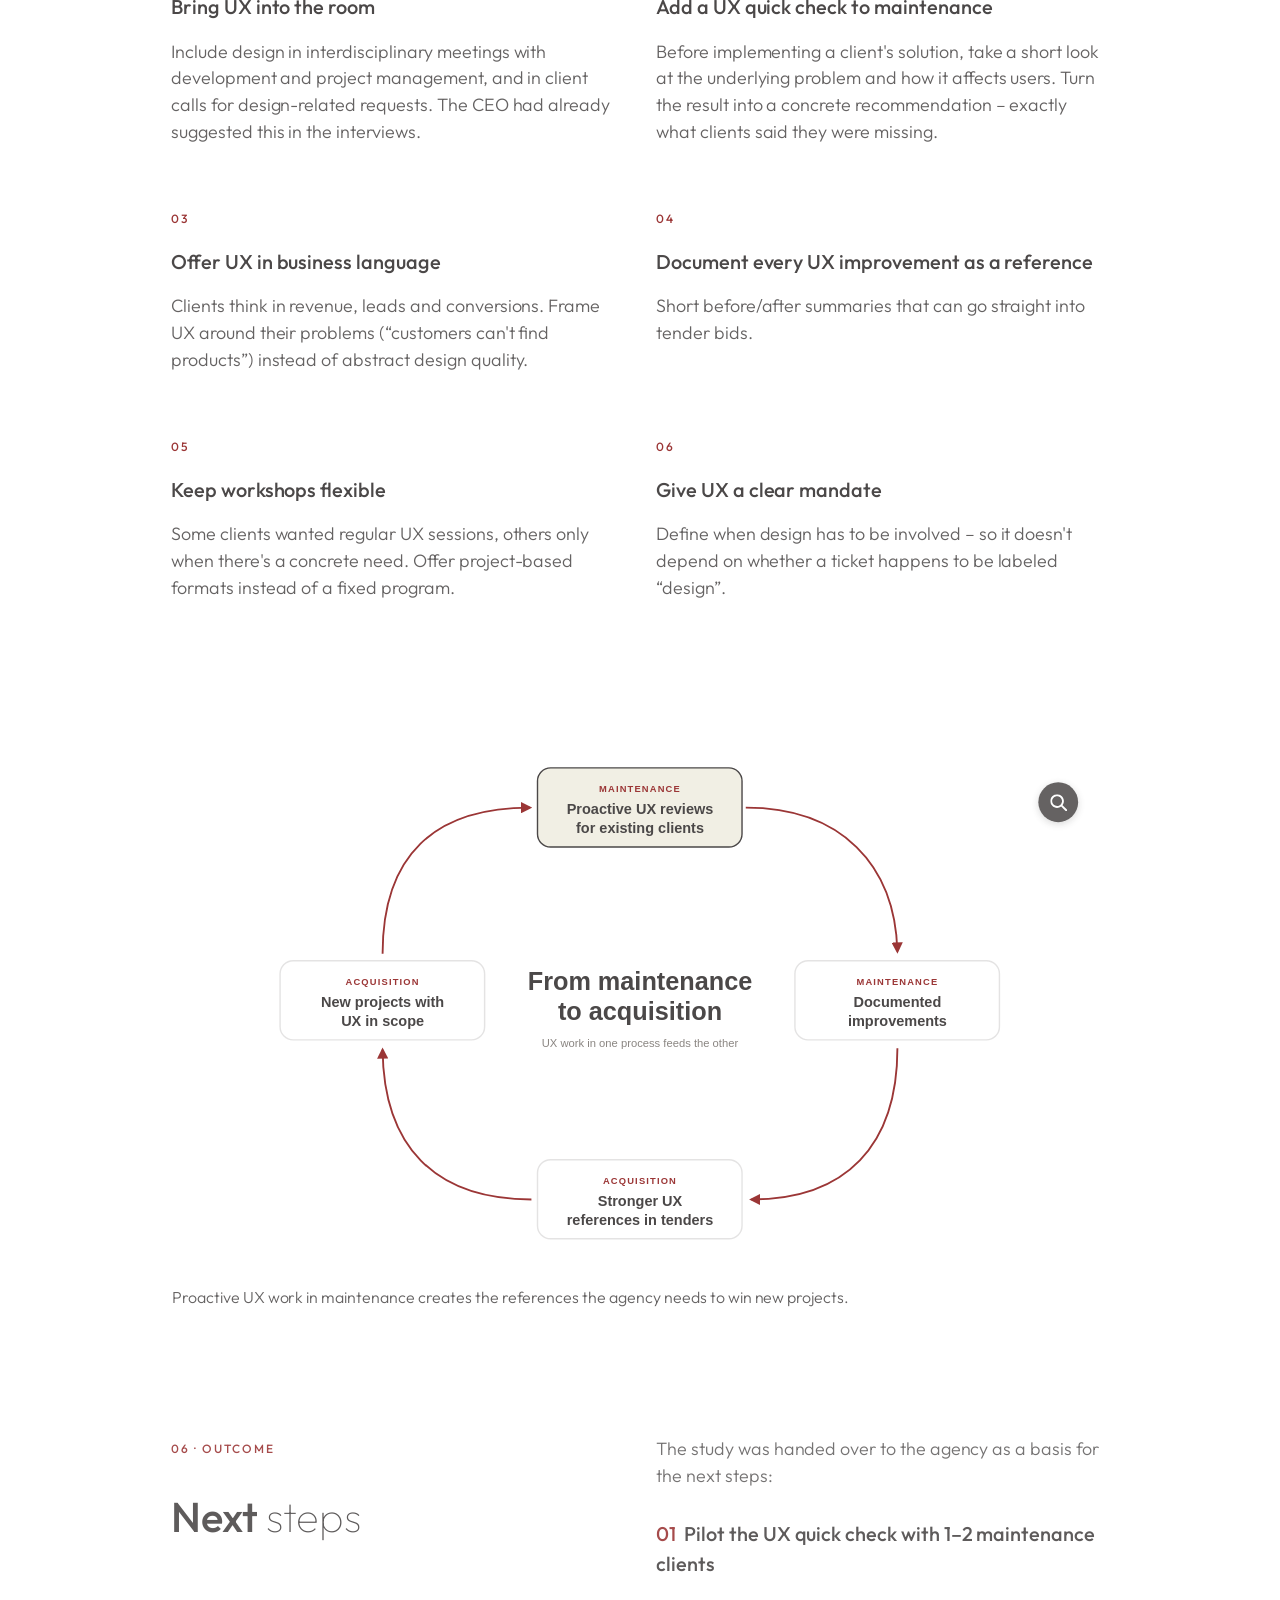
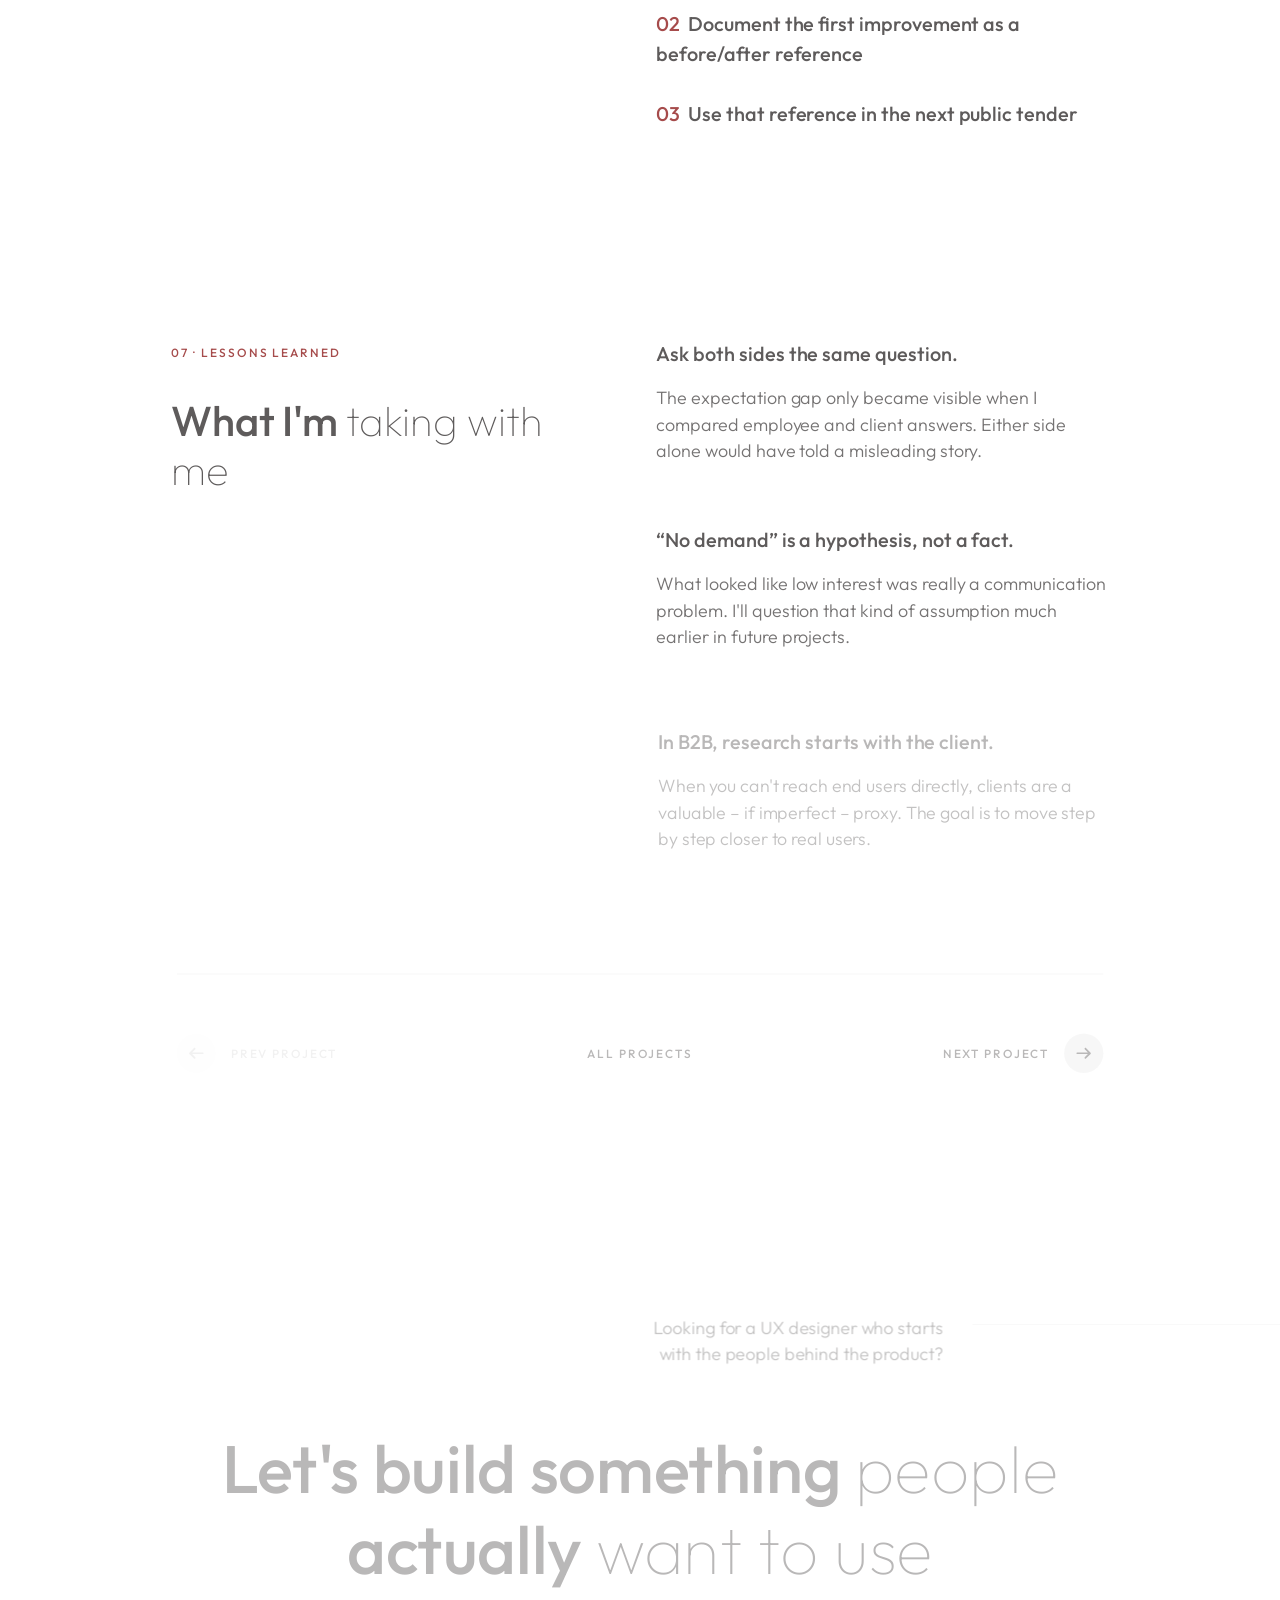
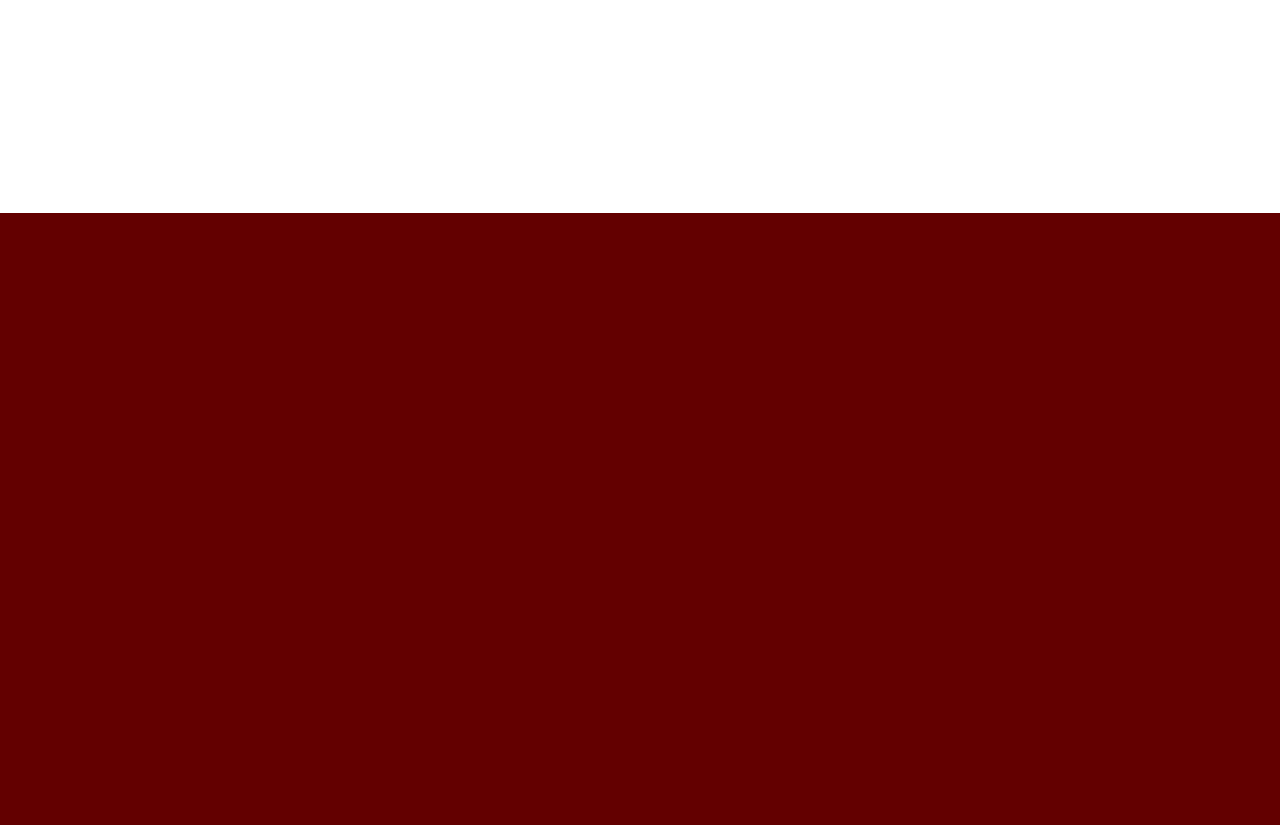
<file: project-hcd.html>
<!DOCTYPE html>
<html lang="en">

<head>

    <meta charset="UTF-8">
    <meta name="viewport" content="width=device-width, initial-scale=1.0">
    <meta http-equiv="X-UA-Compatible" content="ie=edge">
    <meta name="description" content="How a 9-person B2B agency can bring human-centered design into client acquisition and website maintenance. A qualitative case study.">

    <!-- bootstrap grid css -->
    <link rel="stylesheet" href="css/plugins/bootstrap-grid.css">
    <!-- font awesome css -->
    <link rel="stylesheet" href="css/plugins/font-awesome.min.css">
    <!-- swiper css -->
    <link rel="stylesheet" href="css/plugins/swiper.min.css">
    <!-- fancybox css -->
    <link rel="stylesheet" href="css/plugins/fancybox.min.css">
    <!-- ashley scss -->
    <link rel="stylesheet" href="css/style.css">
    <!-- page name -->
    <title>Closing the UX Expectation Gap – Amalia Soroaga</title>

</head>

<body>

    <!-- wrapper -->
    <div class="mil-wrapper" id="top">

        <!-- cursor -->
        <div class="mil-ball">
            <span class="mil-icon-1">
                <svg viewBox="0 0 128 128">
                    <path d="M106.1,41.9c-1.2-1.2-3.1-1.2-4.2,0c-1.2,1.2-1.2,3.1,0,4.2L116.8,61H11.2l14.9-14.9c1.2-1.2,1.2-3.1,0-4.2	c-1.2-1.2-3.1-1.2-4.2,0l-20,20c-1.2,1.2-1.2,3.1,0,4.2l20,20c0.6,0.6,1.4,0.9,2.1,0.9s1.5-0.3,2.1-0.9c1.2-1.2,1.2-3.1,0-4.2	L11.2,67h105.5l-14.9,14.9c-1.2,1.2-1.2,3.1,0,4.2c0.6,0.6,1.4,0.9,2.1,0.9s1.5-0.3,2.1-0.9l20-20c1.2-1.2,1.2-3.1,0-4.2L106.1,41.9	z" />
                </svg>
            </span>
            <div class="mil-more-text">More</div>
            <div class="mil-choose-text">Сhoose</div>
        </div>
        <!-- cursor end -->


        <!-- scrollbar progress -->
        <div class="mil-progress-track">
            <div class="mil-progress"></div>
        </div>
        <!-- scrollbar progress end -->

        <!-- menu -->
        <div class="mil-menu-frame">
            <!-- frame clone -->
            <div class="mil-frame-top">
                <a href="index.html" class="mil-logo">A.</a>
                <div class="mil-menu-btn" tabindex="0">
                    <span></span>
                </div>
            </div>
            <!-- frame clone end -->
            <div class="container">
                <div class="mil-menu-content">
                    <div class="row">
                        <div class="col-xl-5">

                            <nav class="mil-main-menu" id="swupMenu">
                                <ul>
                                    <li class="mil-active"><a href="index.html#projects" tabindex="0">Projects</a></li>
                                    <li><a href="about.html" tabindex="0">About</a></li>
                                    <li><a href="contact.html" tabindex="0">Contact</a></li>
                                </ul>
                            </nav>

                        </div>
                        <div class="col-xl-7">

                            <div class="mil-menu-right-frame">
                                <div class="mil-animation-in">
                                    <div class="mil-animation-frame">
                                        <div class="mil-animation mil-position-1 mil-scale" data-value-1="2" data-value-2="2"></div>
                                    </div>
                                </div>
                                <div class="mil-menu-right">
                                    <div class="row">
                                        <div class="col-lg-8 mil-mb-60">

                                            <h6 class="mil-muted mil-mb-30">Projects</h6>

                                            <ul class="mil-menu-list">
                                                <li><a href="project-hcd.html" class="mil-light-soft">Closing the UX Expectation Gap</a></li>
                                                <li><a href="project-2.html" class="mil-light-soft">Reporting on Instagram</a></li>
                                                <li><a href="project-3.html" class="mil-light-soft">Sustainable Sports Events</a></li>
                                                <li><a href="project-5.html" class="mil-light-soft">Bodique</a></li>
                                                <li><a href="project-6.html" class="mil-light-soft">Podologie Praxis</a></li>
                                                <li><a href="project-4.html" class="mil-light-soft">Memory Play</a></li>
                                            </ul>

                                        </div>
                                    </div>
                                    <div class="mil-divider mil-mb-60"></div>
                                    <div class="row justify-content-between">

                                        <div class="col-lg-6 mil-mb-60">

                                            <h6 class="mil-muted mil-mb-30">Germany</h6>

                                            <p class="mil-light-soft">Esslingen am Neckar, 73728<br><a href="mailto:amaliasoroaga@yahoo.com" class="mil-light-soft" data-no-swup>amaliasoroaga@yahoo.com</a></p>

                                        </div>
                                    </div>
                                </div>
                            </div>

                        </div>
                    </div>
                </div>
            </div>
        </div>
        <!-- menu -->

        <!-- curtain -->
        <div class="mil-curtain"></div>
        <!-- curtain end -->

        <!-- frame -->
        <div class="mil-frame">
            <div class="mil-frame-top">
                <a href="index.html" class="mil-logo">A.</a>
                <div class="mil-menu-btn" tabindex="0">
                    <span></span>
                </div>
            </div>
            <div class="mil-frame-bottom">
                <div class="mil-current-page"></div>
                <div class="mil-back-to-top">
                    <a href="#top" class="mil-link mil-dark mil-arrow-place">
                        <span>Back to top</span>
                    </a>
                </div>
            </div>
        </div>
        <!-- frame end -->

        <!-- content -->
        <div class="mil-content">
            <div id="swupMain" class="mil-main-transition">

                <!-- banner -->
                <div class="mil-inner-banner">
                    <div class="mil-banner-content mil-up">
                        <div class="mil-animation-frame">
                            <div class="mil-animation mil-position-4 mil-dark mil-scale" data-value-1="6" data-value-2="1.4"></div>
                        </div>
                        <div class="container">
                            <ul class="mil-breadcrumbs mil-mb-60">
                                <li><a href="index.html#projects">Projects</a></li>
                                <li><a href="project-hcd.html">Case study</a></li>
                            </ul>
                            <h1 class="mil-mb-60">Closing the UX <br><span class="mil-thin">Expectation Gap</span></h1>
                            <a href="#project" class="mil-link mil-dark mil-arrow-place mil-down-arrow">
                                <span>Read the case study</span>
                            </a>
                        </div>
                    </div>
                </div>
                <!-- banner end -->

                <!-- project -->
                <section class="mil-p-120-0">
                    <div class="container mil-p-0-120" id="project">

                        <div class="row mil-mb-90">
                            <div class="col-lg-10">
                                <p class="mil-text-xl mil-up">How a 9-person B2B agency can bring human-centered design into client acquisition and website maintenance – a qualitative case study based on 14 stakeholder interviews and 10 public tenders.</p>
                            </div>
                        </div>

                                    <div class="mil-image-frame mil-horizontal mil-up " style="padding-bottom: 53.92%;">
                                        <img src="img/hcd/cover.webp" alt="Barriers between stakeholders: UX experts, Company A, Company B and users – no feedback from users, resistance to user-centered design, reluctance to involve users.">
                                        <a data-fancybox="gallery" data-no-swup href="img/hcd/cover.webp" class="mil-zoom-btn">
                                            <img src="img/icons/zoom.svg" alt="zoom">
                                        </a>
                                    </div>

                        <div class="mil-info mil-up">
                            <div>Client: &nbsp;<span class="mil-dark">econcess GmbH</span></div>
                            <div>Date: &nbsp;<span class="mil-dark">March – August 2026</span></div>
                            <div>Role: &nbsp;<span class="mil-dark">UX Researcher</span></div>
                        </div>

                        <div class="mil-p-120-0">

                            <!-- tl;dr -->
                            <div class="row">
                                <div class="col-lg-4 mil-mb-60">
                                    <p class="mil-upper mil-accent mil-up mil-mb-30">01 · The problem</p>
                                    <p class="mil-up">UX at econcess happened mainly at project kickoff. Maintenance and acquisition – the agency's day-to-day business – ran almost entirely on technical requests.</p>
                                </div>
                                <div class="col-lg-4 mil-mb-60">
                                    <p class="mil-upper mil-accent mil-up mil-mb-30">02 · The insight</p>
                                    <p class="mil-up">Both sides were waiting for each other. The agency assumed clients wouldn't pay for UX, so it didn't offer it. Clients didn't know what UX could do for them, so they didn't ask.</p>
                                </div>
                                <div class="col-lg-4 mil-mb-60">
                                    <p class="mil-upper mil-accent mil-up mil-mb-30">03 · The result</p>
                                    <p class="mil-up">A prioritized set of small, low-cost recommendations that turn UX from a kickoff activity into an ongoing service – and help the agency build the UX references it was losing tender points for.</p>
                                </div>
                            </div>

                            <div class="row justify-content-between mil-p-90-90">
                                <div class="col-lg-5">
                                    <p class="mil-upper mil-accent mil-up mil-mb-30">01 · Overview</p>
                                    <h3 class="mil-up mil-mb-60">The challenge</h3>
                                </div>
                                <div class="col-lg-6">
                                    <p class="mil-up mil-mb-30">econcess GmbH is a full-service digital agency near Munich with nine employees. It builds and maintains websites and online shops for B2B clients. Two processes keep the business running: <strong>maintaining existing client websites</strong> and <strong>winning new projects</strong>, often through public tenders.</p>
                                    <p class="mil-up mil-mb-30">The agency has UX skills in-house. But in both processes, the conversation was mostly technical: a client sends a request, the agency checks whether it's feasible, and builds it.</p>
                                    <blockquote class="mil-up mil-mb-30"><span class="mil-upper mil-accent">Research question</span><br>How can human-centered design be integrated into the client acquisition and maintenance processes of a small digital agency?</blockquote>
                                </div>
                            </div>


                                    <div class="mil-image-frame mil-horizontal mil-up mil-mb-30" style="padding-bottom: 46%;">
                                        <img src="img/hcd/02-stakeholders.svg" alt="Agency, clients and end users. Information from the CEO is relayed to the UX designer; the agency has no direct access to end users.">
                                        <a data-fancybox="gallery" data-no-swup href="img/hcd/02-stakeholders.svg" class="mil-zoom-btn">
                                            <img src="img/icons/zoom.svg" alt="zoom">
                                        </a>
                                    </div>

                            <p class="mil-text-sm mil-up mil-mb-30">In B2B, the agency talks to its clients – not to the people who actually use the websites.</p>

                            <div class="row justify-content-between mil-p-90-90">
                                <div class="col-lg-5">
                                    <p class="mil-upper mil-accent mil-up mil-mb-30">02 · Research</p>
                                    <h3 class="mil-up mil-mb-60">Understanding <span class="mil-thin">both sides</span></h3>
                                </div>
                                <div class="col-lg-6">
                                    <p class="mil-up">To see the full picture, I looked at the agency from three angles: from the inside, from the client side, and from the market.</p>
                                </div>
                            </div>

                            <div class="row">
                                <div class="col-lg-4 mil-mb-60">
                                    <h2 class="mil-up mil-accent mil-mb-30">6</h2>
                                    <h5 class="mil-up mil-mb-15">Employee interviews</h5>
                                    <p class="mil-up">Developers, project manager, online marketing, UX and the CEO. How does UX actually happen day to day?</p>
                                </div>
                                <div class="col-lg-4 mil-mb-60">
                                    <h2 class="mil-up mil-accent mil-mb-30">8</h2>
                                    <h5 class="mil-up mil-mb-15">Client interviews</h5>
                                    <p class="mil-up">Existing clients of the agency. What do they expect, and how do they think about UX?</p>
                                </div>
                                <div class="col-lg-4 mil-mb-60">
                                    <h2 class="mil-up mil-accent mil-mb-30">10</h2>
                                    <h5 class="mil-up mil-mb-15">Tender documents</h5>
                                    <p class="mil-up">Public tenders the agency bid on. What does the market explicitly ask for?</p>
                                </div>
                            </div>

                            <div class="row justify-content-between mil-p-90-90">
                                <div class="col-lg-5">
                                    <p class="mil-upper mil-accent mil-up mil-mb-30">03 · Analysis</p>
                                    <h3 class="mil-up mil-mb-60">From 14 interviews <span class="mil-thin">to 8 themes</span></h3>
                                </div>
                                <div class="col-lg-6">
                                    <p class="mil-up mil-mb-30">All interviews were transcribed and analyzed with structured qualitative content analysis (Kuckartz &amp; Rädiker) in MAXQDA. I started with categories based on the research question and theory, then refined them as new themes came up.</p>
                                    <p class="mil-up ">The key step was putting employee and client statements side by side for every theme. That's where the most important finding came from.</p>
                                </div>
                            </div>


                            <!-- themes -->
                            <div class="row">
                                <div class="col-md-6 col-lg-3 mil-mb-30">
                                    <div class="mil-theme mil-up">
                                        <p class="mil-theme-num mil-accent">01</p>
                                        <h6 class="mil-mb-15">Strategic role of HCD</h6>
                                        <p class="mil-text-sm">No UX budget or strategy; UX is filed under visual design.</p>
                                    </div>
                                </div>
                                <div class="col-md-6 col-lg-3 mil-mb-30">
                                    <div class="mil-theme mil-up mil-theme-key">
                                        <p class="mil-theme-num mil-accent">02 · <span>emerged in analysis</span></p>
                                        <h6 class="mil-mb-15">Mutual expectation gap</h6>
                                        <p class="mil-text-sm">The agency assumes no demand; clients don’t know UX is on offer.</p>
                                    </div>
                                </div>
                                <div class="col-md-6 col-lg-3 mil-mb-30">
                                    <div class="mil-theme mil-up">
                                        <p class="mil-theme-num mil-accent">03</p>
                                        <h6 class="mil-mb-15">Culture &amp; mindset</h6>
                                        <p class="mil-text-sm">Both sides define good UX as clear structure and finding things fast.</p>
                                    </div>
                                </div>
                                <div class="col-md-6 col-lg-3 mil-mb-30">
                                    <div class="mil-theme mil-up">
                                        <p class="mil-theme-num mil-accent">04</p>
                                        <h6 class="mil-mb-15">Roles &amp; collaboration</h6>
                                        <p class="mil-text-sm">Design is involved only when a task is labeled “design”.</p>
                                    </div>
                                </div>
                                <div class="col-md-6 col-lg-3 mil-mb-30">
                                    <div class="mil-theme mil-up">
                                        <p class="mil-theme-num mil-accent">05</p>
                                        <h6 class="mil-mb-15">HCD in processes</h6>
                                        <p class="mil-text-sm">UX happens at kickoff, rarely during maintenance.</p>
                                    </div>
                                </div>
                                <div class="col-md-6 col-lg-3 mil-mb-30">
                                    <div class="mil-theme mil-up">
                                        <p class="mil-theme-num mil-accent">06</p>
                                        <h6 class="mil-mb-15">Resources &amp; methods</h6>
                                        <p class="mil-text-sm">Figma and Adobe, but no research or testing tools. Little use of data.</p>
                                    </div>
                                </div>
                                <div class="col-md-6 col-lg-3 mil-mb-30">
                                    <div class="mil-theme mil-up">
                                        <p class="mil-theme-num mil-accent">07</p>
                                        <h6 class="mil-mb-15">Access to end users</h6>
                                        <p class="mil-text-sm">User needs reach the agency only indirectly, through clients.</p>
                                    </div>
                                </div>
                                <div class="col-md-6 col-lg-3 mil-mb-30">
                                    <div class="mil-theme mil-up">
                                        <p class="mil-theme-num mil-accent">08</p>
                                        <h6 class="mil-mb-15">Benefits &amp; improvements</h6>
                                        <p class="mil-text-sm">Clients link UX to sales, leads and fewer drop-offs.</p>
                                    </div>
                                </div>
                            </div>


                            <div class="row justify-content-between mil-p-90-90">
                                <div class="col-lg-5">
                                    
                                    <h3 class="mil-up mil-mb-60">Where the <span class="mil-thin">agency stands</span></h3>
                                </div>
                                <div class="col-lg-6">
                                    <p class="mil-up mil-mb-30">To understand where the company stands today, I also used three UX maturity models – Nielsen Norman Group, Chapman &amp; Plewes and the UXQB HCD maturity model. They served as orientation and helped shape the analysis categories.</p>
                                    <p class="mil-up ">Across all three, econcess sits at roughly <strong>stage 2</strong>: UX skills and awareness exist, but there is no strategy, budget or defined process behind them.</p>
                                </div>
                            </div>




                            <div class="row justify-content-between mil-p-90-90">
                                <div class="col-lg-5">
                                    <p class="mil-upper mil-accent mil-up mil-mb-30">04 · Insights · 1</p>
                                    <h3 class="mil-up mil-mb-60">The mutual <span class="mil-thin">expectation gap</span></h3>
                                </div>
                                <div class="col-lg-6">
                                    <p class="mil-up mil-mb-30">The most important finding wasn't in my interview guide – it only became visible during analysis.</p>
                                    <p class="mil-up mil-mb-30">Employees read the low demand for UX as low interest, so they rarely offered it. Clients, meanwhile, said they couldn't judge which UX improvements made sense – and wanted the agency to tell them.</p>
                                    <blockquote class="mil-up mil-mb-30">“I'm afraid it's too expensive for them and that they'll think we just want to take their money.”<br><span class="mil-accent">— CEO</span></blockquote>
                                    <blockquote class="mil-up mil-mb-30">“What I'm missing is active input: concrete suggestions, assessments and recommendations.”<br><span class="mil-accent">— Client 1</span></blockquote>
                                    <blockquote class="mil-up mil-mb-30">“If there are ideas for how things could work better, we're happy to hear them. We just don't have the know-how ourselves.”<br><span class="mil-accent">— Client 7</span></blockquote>
                                    <h5 class="mil-up mil-mb-30">Low demand didn't mean low interest. It meant nobody was starting the conversation.</h5>
                                </div>
                            </div>


                                    <div class="mil-image-frame mil-horizontal mil-up mil-mb-30" style="padding-bottom: 53.5%;">
                                        <img src="img/hcd/05-expectation-loop.svg" alt="The mutual expectation gap as a loop: the agency assumes clients won't pay for UX and rarely offers it proactively; clients don't know what UX could do and don't ask for it. The loop can be broken where the agency offers UX.">
                                        <a data-fancybox="gallery" data-no-swup href="img/hcd/05-expectation-loop.svg" class="mil-zoom-btn">
                                            <img src="img/icons/zoom.svg" alt="zoom">
                                        </a>
                                    </div>


                            <div class="row justify-content-between mil-p-90-90">
                                <div class="col-lg-5">
                                    <p class="mil-upper mil-accent mil-up mil-mb-30">Insight 2</p>
                                    <h3 class="mil-up mil-mb-60">UX happens at kickoff, <span class="mil-thin">then disappears</span></h3>
                                </div>
                                <div class="col-lg-6">
                                    <p class="mil-up mil-mb-30">In new projects, design is involved early. But in maintenance – most of the daily work – clients send a ready-made solution via email or Asana, and the agency checks whether it's technically possible. Nobody asks what problem users actually have.</p>
                                    <blockquote class="mil-up mil-mb-30">“We do UX design at the beginning, but not during the ongoing process.”<br><span class="mil-accent">— Employee, UX</span></blockquote>
                                    <blockquote class="mil-up mil-mb-30">“My main question is: is it even possible, and can it be done without problems?”<br><span class="mil-accent">— Client 8</span></blockquote>
                                </div>
                            </div>




                            <div class="row justify-content-between mil-p-90-90">
                                <div class="col-lg-5">
                                    <p class="mil-upper mil-accent mil-up mil-mb-30">Insight 3</p>
                                    <h3 class="mil-up mil-mb-60">A game of <span class="mil-thin">broken telephone</span></h3>
                                </div>
                                <div class="col-lg-6">
                                    <p class="mil-up mil-mb-30">Clients are very happy with the agency: fast replies, reliable contacts, clear communication. But the designer rarely talks to clients directly. Design input travels through developers or the project manager – and gets lost on the way.</p>
                                    <blockquote class="mil-up mil-mb-30">“The person who takes care of design has no contact with these clients. […] It's a bit like broken telephone.”<br><span class="mil-accent">— Developer</span></blockquote>
                                    <blockquote class="mil-up mil-mb-30">“I'd rate the collaboration at about 60 percent. It's not bad, but there's no truly integrated process.”<br><span class="mil-accent">— Employee, UX</span></blockquote>
                                </div>
                            </div>


                            <div class="row justify-content-between mil-p-90-90">
                                <div class="col-lg-5">
                                    <p class="mil-upper mil-accent mil-up mil-mb-30">Insight 4</p>
                                    <h3 class="mil-up mil-mb-60">No direct line <span class="mil-thin">to end users</span></h3>
                                </div>
                                <div class="col-lg-6">
                                    <p class="mil-up mil-mb-30">The agency only knows end users through its clients. And clients know them from experience, orders and conversations – not from research.</p>
                                    <blockquote class="mil-up mil-mb-30">“Our clients believe they know who their customers are and what they want. I don't think they can know that without professional help.”<br><span class="mil-accent">— CEO</span></blockquote>
                                    <blockquote class="mil-up mil-mb-30">“I don't think econcess knows them well enough. But it doesn't have to. It's enough if econcess asks me.”<br><span class="mil-accent">— Client 5</span></blockquote>
                                    <h5 class="mil-up mil-mb-30">In B2B, the client is the first and cheapest research channel. Start there.</h5>
                                </div>
                            </div>


                            <div class="row justify-content-between mil-p-90-90">
                                <div class="col-lg-5">
                                    <p class="mil-upper mil-accent mil-up mil-mb-30">Insight 5</p>
                                    <h3 class="mil-up mil-mb-60">The market already <span class="mil-thin">asks for UX</span></h3>
                                </div>
                                <div class="col-lg-6">
                                    <p class="mil-up mil-mb-30">The tenders explicitly required UX: user research, usability tests, workshops, accessibility, wireframes – and sometimes a full user-centered concept as part of the bid.</p>
                                    <p class="mil-up mil-mb-30">In one tender, econcess scored <strong>2 out of 3 points</strong> on a key criterion. The reason: one team member could only show 4 UX/UI reference projects. Full points required 6.</p>
                                    <h5 class="mil-up mil-mb-30">UX skills weren't the problem. Proof of them was.</h5>
                                </div>
                            </div>




                            <div class="row justify-content-between mil-p-90-90">
                                <div class="col-lg-5">
                                    <p class="mil-upper mil-accent mil-up mil-mb-30">05 · Recommendations</p>
                                    <h3 class="mil-up mil-mb-60">Start small, <span class="mil-thin">fit the workflow</span></h3>
                                </div>
                                <div class="col-lg-6">
                                    <p class="mil-up ">A small agency has small budgets and no research team. So the recommendations don't start with big studies – they add small UX steps to processes that already exist.</p>
                                </div>
                            </div>


                                    <div class="mil-image-frame mil-horizontal mil-up mil-mb-30" style="padding-bottom: 55.5%;">
                                        <img src="img/hcd/08-recommendations-matrix.svg" alt="Impact-effort matrix of the six recommendations. Quick wins: bring UX into the room, give UX a clear mandate, offer UX in business language. Strategic: UX quick check in maintenance, document UX references. Later: flexible UX workshops.">
                                        <a data-fancybox="gallery" data-no-swup href="img/hcd/08-recommendations-matrix.svg" class="mil-zoom-btn">
                                            <img src="img/icons/zoom.svg" alt="zoom">
                                        </a>
                                    </div>

                            <div class="row mil-p-90-90">
                                <div class="col-lg-6 mil-mb-60">
                                    <p class="mil-upper mil-accent mil-up mil-mb-15">01</p>
                                    <h5 class="mil-up mil-mb-15">Bring UX into the room</h5>
                                    <p class="mil-up">Include design in interdisciplinary meetings with development and project management, and in client calls for design-related requests. The CEO had already suggested this in the interviews.</p>
                                </div>
                                <div class="col-lg-6 mil-mb-60">
                                    <p class="mil-upper mil-accent mil-up mil-mb-15">02</p>
                                    <h5 class="mil-up mil-mb-15">Add a UX quick check to maintenance</h5>
                                    <p class="mil-up">Before implementing a client's solution, take a short look at the underlying problem and how it affects users. Turn the result into a concrete recommendation – exactly what clients said they were missing.</p>
                                </div>
                                <div class="col-lg-6 mil-mb-60">
                                    <p class="mil-upper mil-accent mil-up mil-mb-15">03</p>
                                    <h5 class="mil-up mil-mb-15">Offer UX in business language</h5>
                                    <p class="mil-up">Clients think in revenue, leads and conversions. Frame UX around their problems (“customers can't find products”) instead of abstract design quality.</p>
                                </div>
                                <div class="col-lg-6 mil-mb-60">
                                    <p class="mil-upper mil-accent mil-up mil-mb-15">04</p>
                                    <h5 class="mil-up mil-mb-15">Document every UX improvement as a reference</h5>
                                    <p class="mil-up">Short before/after summaries that can go straight into tender bids.</p>
                                </div>
                                <div class="col-lg-6 mil-mb-60">
                                    <p class="mil-upper mil-accent mil-up mil-mb-15">05</p>
                                    <h5 class="mil-up mil-mb-15">Keep workshops flexible</h5>
                                    <p class="mil-up">Some clients wanted regular UX sessions, others only when there's a concrete need. Offer project-based formats instead of a fixed program.</p>
                                </div>
                                <div class="col-lg-6 mil-mb-60">
                                    <p class="mil-upper mil-accent mil-up mil-mb-15">06</p>
                                    <h5 class="mil-up mil-mb-15">Give UX a clear mandate</h5>
                                    <p class="mil-up">Define when design has to be involved – so it doesn't depend on whether a ticket happens to be labeled “design”.</p>
                                </div>
                            </div>

                                    <div class="mil-image-frame mil-horizontal mil-up mil-mb-30" style="padding-bottom: 53.5%;">
                                        <img src="img/hcd/09-flywheel.svg" alt="Flywheel: proactive UX reviews for existing clients, documented improvements, stronger UX references in tenders, new projects with UX in scope.">
                                        <a data-fancybox="gallery" data-no-swup href="img/hcd/09-flywheel.svg" class="mil-zoom-btn">
                                            <img src="img/icons/zoom.svg" alt="zoom">
                                        </a>
                                    </div>

                            <p class="mil-text-sm mil-up mil-mb-30">Proactive UX work in maintenance creates the references the agency needs to win new projects.</p>

                            <div class="row justify-content-between mil-p-90-90">
                                <div class="col-lg-5">
                                    <p class="mil-upper mil-accent mil-up mil-mb-30">06 · Outcome</p>
                                    <h3 class="mil-up mil-mb-60">Next <span class="mil-thin">steps</span></h3>
                                </div>
                                <div class="col-lg-6">
                                    <p class="mil-up mil-mb-30">The study was handed over to the agency as a basis for the next steps:</p>
                                    <h5 class="mil-up mil-mb-30"><span class="mil-accent">01</span>&nbsp; Pilot the UX quick check with 1–2 maintenance clients</h5>
                                    <h5 class="mil-up mil-mb-30"><span class="mil-accent">02</span>&nbsp; Document the first improvement as a before/after reference</h5>
                                    <h5 class="mil-up mil-mb-30"><span class="mil-accent">03</span>&nbsp; Use that reference in the next public tender</h5>
                                </div>
                            </div>


                            <div class="row justify-content-between mil-p-90-120">
                                <div class="col-lg-5">
                                    <p class="mil-upper mil-accent mil-up mil-mb-30">07 · Lessons learned</p>
                                    <h3 class="mil-up mil-mb-60">What I'm <span class="mil-thin">taking with me</span></h3>
                                </div>
                                <div class="col-lg-6">
                                    <h5 class="mil-up mil-mb-15">Ask both sides the same question.</h5>
                                    <p class="mil-up mil-mb-60">The expectation gap only became visible when I compared employee and client answers. Either side alone would have told a misleading story.</p>
                                    <h5 class="mil-up mil-mb-15">“No demand” is a hypothesis, not a fact.</h5>
                                    <p class="mil-up mil-mb-60">What looked like low interest was really a communication problem. I'll question that kind of assumption much earlier in future projects.</p>
                                    <h5 class="mil-up mil-mb-15">In B2B, research starts with the client.</h5>
                                    <p class="mil-up">When you can't reach end users directly, clients are a valuable – if imperfect – proxy. The goal is to move step by step closer to real users.</p>
                                </div>
                            </div>

                        </div>

                        <div class="mil-works-nav mil-up">
                            <a href="#." class="mil-link mil-dark mil-arrow-place mil-icon-left mil-disabled">
                                <span>Prev project</span>
                            </a>
                            <a href="index.html#projects" class="mil-link mil-dark">
                                <span>All projects</span>
                            </a>
                            <a href="project-2.html" class="mil-link mil-dark mil-arrow-place">
                                <span>Next project</span>
                            </a>
                        </div>

                    </div>
                </section>
                <!-- project end -->

                <!-- call to action -->
                <section class="mil-soft-bg">
                    <div class="container mil-p-120-120">
                        <div class="row">
                            <div class="col-lg-10">

                                <span class="mil-suptitle mil-suptitle-right mil-suptitle-dark mil-up">Looking for a UX designer who starts <br> with the people behind the product?</span>

                            </div>
                        </div>
                        <div class="mil-center">
                            <h2 class="mil-up mil-mb-60">Let's build something <span class="mil-thin">people</span> <br> actually <span class="mil-thin">want to use</span></h2>
                            <div class="mil-up"><a href="contact.html" class="mil-button mil-arrow-place"><span>Contact me</span></a></div>
                        </div>
                    </div>
                </section>
                <!-- call to action end -->

                <!-- footer -->
                <footer class="mil-dark-bg">
                    <div class="mi-invert-fix">
                        <div class="container mil-p-120-60">
                            <div class="row justify-content-between">
                                <div class="col-md-4 col-lg-4 mil-mb-60">

                                    <div class="mil-muted mil-logo mil-up mil-mb-30">amaliasoroaga.</div>

                                    <p class="mil-light-soft mil-up mil-mb-30">UX Design &amp; Research.<br>Have a project or a role in mind?</p>

                                    <div class="mil-up"><a href="mailto:amaliasoroaga@yahoo.com" class="mil-link mil-muted mil-arrow-place" data-no-swup><span>Write me</span></a></div>

                                </div>
                                <div class="col-md-7 col-lg-6">
                                    <div class="row justify-content-end">
                                        <div class="col-md-6 col-lg-7">

                                            <nav class="mil-footer-menu mil-mb-60">
                                                <ul>
                                                    <li class="mil-up">
                                                        <a href="index.html#projects">Projects</a>
                                                    </li>
                                                    <li class="mil-up">
                                                        <a href="about.html">About</a>
                                                    </li>
                                                    <li class="mil-up">
                                                        <a href="contact.html">Contact</a>
                                                    </li>
                                                </ul>
                                            </nav>

                                        </div>
                                    </div>
                                </div>
                            </div>

                            <div class="row justify-content-between flex-sm-row-reverse">
                                <div class="col-md-7 col-lg-6">

                                    <div class="row justify-content-between">

                                        <div class="col-md-6 col-lg-5 mil-mb-60">

                                            <h6 class="mil-muted mil-up mil-mb-30">Germany</h6>

                                            <p class="mil-light-soft mil-up">Esslingen am Neckar, 73728</p>

                                        </div>

                                    </div>

                                </div>
                                <div class="col-md-4 col-lg-6 mil-mb-60">

                                    <div class="mil-vert-between">
                                        <div class="mil-mb-30">
                                            <ul class="mil-social-icons mil-up">
                                                <li><a href="https://www.linkedin.com/in/amalia-elena-soroaga-b280b622a/" target="_blank" rel="noopener" class="social-icon" aria-label="LinkedIn" data-no-swup> <i class="fab fa-linkedin-in"></i></a></li>
                                                <li><a href="mailto:amaliasoroaga@yahoo.com" class="social-icon" aria-label="Email" data-no-swup> <i class="far fa-envelope"></i></a></li>
                                            </ul>
                                        </div>
                                        <p class="mil-light-soft mil-up">© Copyright 2026 - Amalia Soroaga. All Rights Reserved.</p>
                                    </div>

                                </div>
                            </div>
                        </div>
                    </div>
                </footer>
                <!-- footer end -->

                <!-- hidden elements -->
                <div class="mil-hidden-elements">
                    <div class="mil-dodecahedron">
                        <div class="mil-pentagon">
                            <div></div>
                            <div></div>
                            <div></div>
                            <div></div>
                            <div></div>
                        </div>
                        <div class="mil-pentagon">
                            <div></div>
                            <div></div>
                            <div></div>
                            <div></div>
                            <div></div>
                        </div>
                        <div class="mil-pentagon">
                            <div></div>
                            <div></div>
                            <div></div>
                            <div></div>
                            <div></div>
                        </div>
                        <div class="mil-pentagon">
                            <div></div>
                            <div></div>
                            <div></div>
                            <div></div>
                            <div></div>
                        </div>
                        <div class="mil-pentagon">
                            <div></div>
                            <div></div>
                            <div></div>
                            <div></div>
                            <div></div>
                        </div>
                        <div class="mil-pentagon">
                            <div></div>
                            <div></div>
                            <div></div>
                            <div></div>
                            <div></div>
                        </div>
                        <div class="mil-pentagon">
                            <div></div>
                            <div></div>
                            <div></div>
                            <div></div>
                            <div></div>
                        </div>
                        <div class="mil-pentagon">
                            <div></div>
                            <div></div>
                            <div></div>
                            <div></div>
                            <div></div>
                        </div>
                        <div class="mil-pentagon">
                            <div></div>
                            <div></div>
                            <div></div>
                            <div></div>
                            <div></div>
                        </div>
                        <div class="mil-pentagon">
                            <div></div>
                            <div></div>
                            <div></div>
                            <div></div>
                            <div></div>
                        </div>
                        <div class="mil-pentagon">
                            <div></div>
                            <div></div>
                            <div></div>
                            <div></div>
                            <div></div>
                        </div>
                        <div class="mil-pentagon">
                            <div></div>
                            <div></div>
                            <div></div>
                            <div></div>
                            <div></div>
                        </div>
                    </div>

                    <svg xmlns="http://www.w3.org/2000/svg" viewBox="0 0 24 24" class="mil-arrow">
                        <path d="M 14 5.3417969 C 13.744125 5.3417969 13.487969 5.4412187 13.292969 5.6367188 L 13.207031 5.7226562 C 12.816031 6.1136563 12.816031 6.7467188 13.207031 7.1367188 L 17.070312 11 L 4 11 C 3.448 11 3 11.448 3 12 C 3 12.552 3.448 13 4 13 L 17.070312 13 L 13.207031 16.863281 C 12.816031 17.254281 12.816031 17.887344 13.207031 18.277344 L 13.292969 18.363281 C 13.683969 18.754281 14.317031 18.754281 14.707031 18.363281 L 20.363281 12.707031 C 20.754281 12.316031 20.754281 11.682969 20.363281 11.292969 L 14.707031 5.6367188 C 14.511531 5.4412187 14.255875 5.3417969 14 5.3417969 z" />
                    </svg>

                    <svg width="250" viewBox="0 0 300 1404" fill="none" xmlns="http://www.w3.org/2000/svg" class="mil-lines">
                        <path fill-rule="evenodd" clip-rule="evenodd" d="M1 892L1 941H299V892C299 809.71 232.29 743 150 743C67.7096 743 1 809.71 1 892ZM0 942H300V892C300 809.157 232.843 742 150 742C67.1573 742 0 809.157 0 892L0 942Z" class="mil-move" />
                        <path fill-rule="evenodd" clip-rule="evenodd" d="M299 146V97L1 97V146C1 228.29 67.7096 295 150 295C232.29 295 299 228.29 299 146ZM300 96L0 96V146C0 228.843 67.1573 296 150 296C232.843 296 300 228.843 300 146V96Z" class="mil-move" />
                        <path fill-rule="evenodd" clip-rule="evenodd" d="M299 1H1V1403H299V1ZM0 0V1404H300V0H0Z" />
                        <path fill-rule="evenodd" clip-rule="evenodd" d="M150 -4.37115e-08L150 1404L149 1404L149 0L150 -4.37115e-08Z" />
                        <path fill-rule="evenodd" clip-rule="evenodd" d="M150 1324C232.29 1324 299 1257.29 299 1175C299 1092.71 232.29 1026 150 1026C67.7096 1026 1 1092.71 1 1175C1 1257.29 67.7096 1324 150 1324ZM150 1325C232.843 1325 300 1257.84 300 1175C300 1092.16 232.843 1025 150 1025C67.1573 1025 0 1092.16 0 1175C0 1257.84 67.1573 1325 150 1325Z" class="mil-move" />
                        <path fill-rule="evenodd" clip-rule="evenodd" d="M300 1175H0V1174H300V1175Z" class="mil-move" />
                        <path fill-rule="evenodd" clip-rule="evenodd" d="M150 678C232.29 678 299 611.29 299 529C299 446.71 232.29 380 150 380C67.7096 380 1 446.71 1 529C1 611.29 67.7096 678 150 678ZM150 679C232.843 679 300 611.843 300 529C300 446.157 232.843 379 150 379C67.1573 379 0 446.157 0 529C0 611.843 67.1573 679 150 679Z" class="mil-move" />
                        <path fill-rule="evenodd" clip-rule="evenodd" d="M299 380H1V678H299V380ZM0 379V679H300V379H0Z" class="mil-move" />
                    </svg>
                </div>
                <!-- hidden elements end -->

            </div>
        </div>
        <!-- content -->
    </div>
    <!-- wrapper end -->

    <!-- jQuery js -->
    <script src="js/plugins/jquery.min.js"></script>
    <!-- swup js -->
    <script src="js/plugins/swup.min.js"></script>
    <!-- swiper js -->
    <script src="js/plugins/swiper.min.js"></script>
    <!-- fancybox js -->
    <script src="js/plugins/fancybox.min.js"></script>
    <!-- gsap js -->
    <script src="js/plugins/gsap.min.js"></script>
    <!-- scroll smoother -->
    <script src="js/plugins/smooth-scroll.js"></script>
    <!-- scroll trigger js -->
    <script src="js/plugins/ScrollTrigger.min.js"></script>
    <!-- scroll to js -->
    <script src="js/plugins/ScrollTo.min.js"></script>
    <!-- ashley js -->
    <script src="js/main.js"></script>

</body>

</html>
</file>
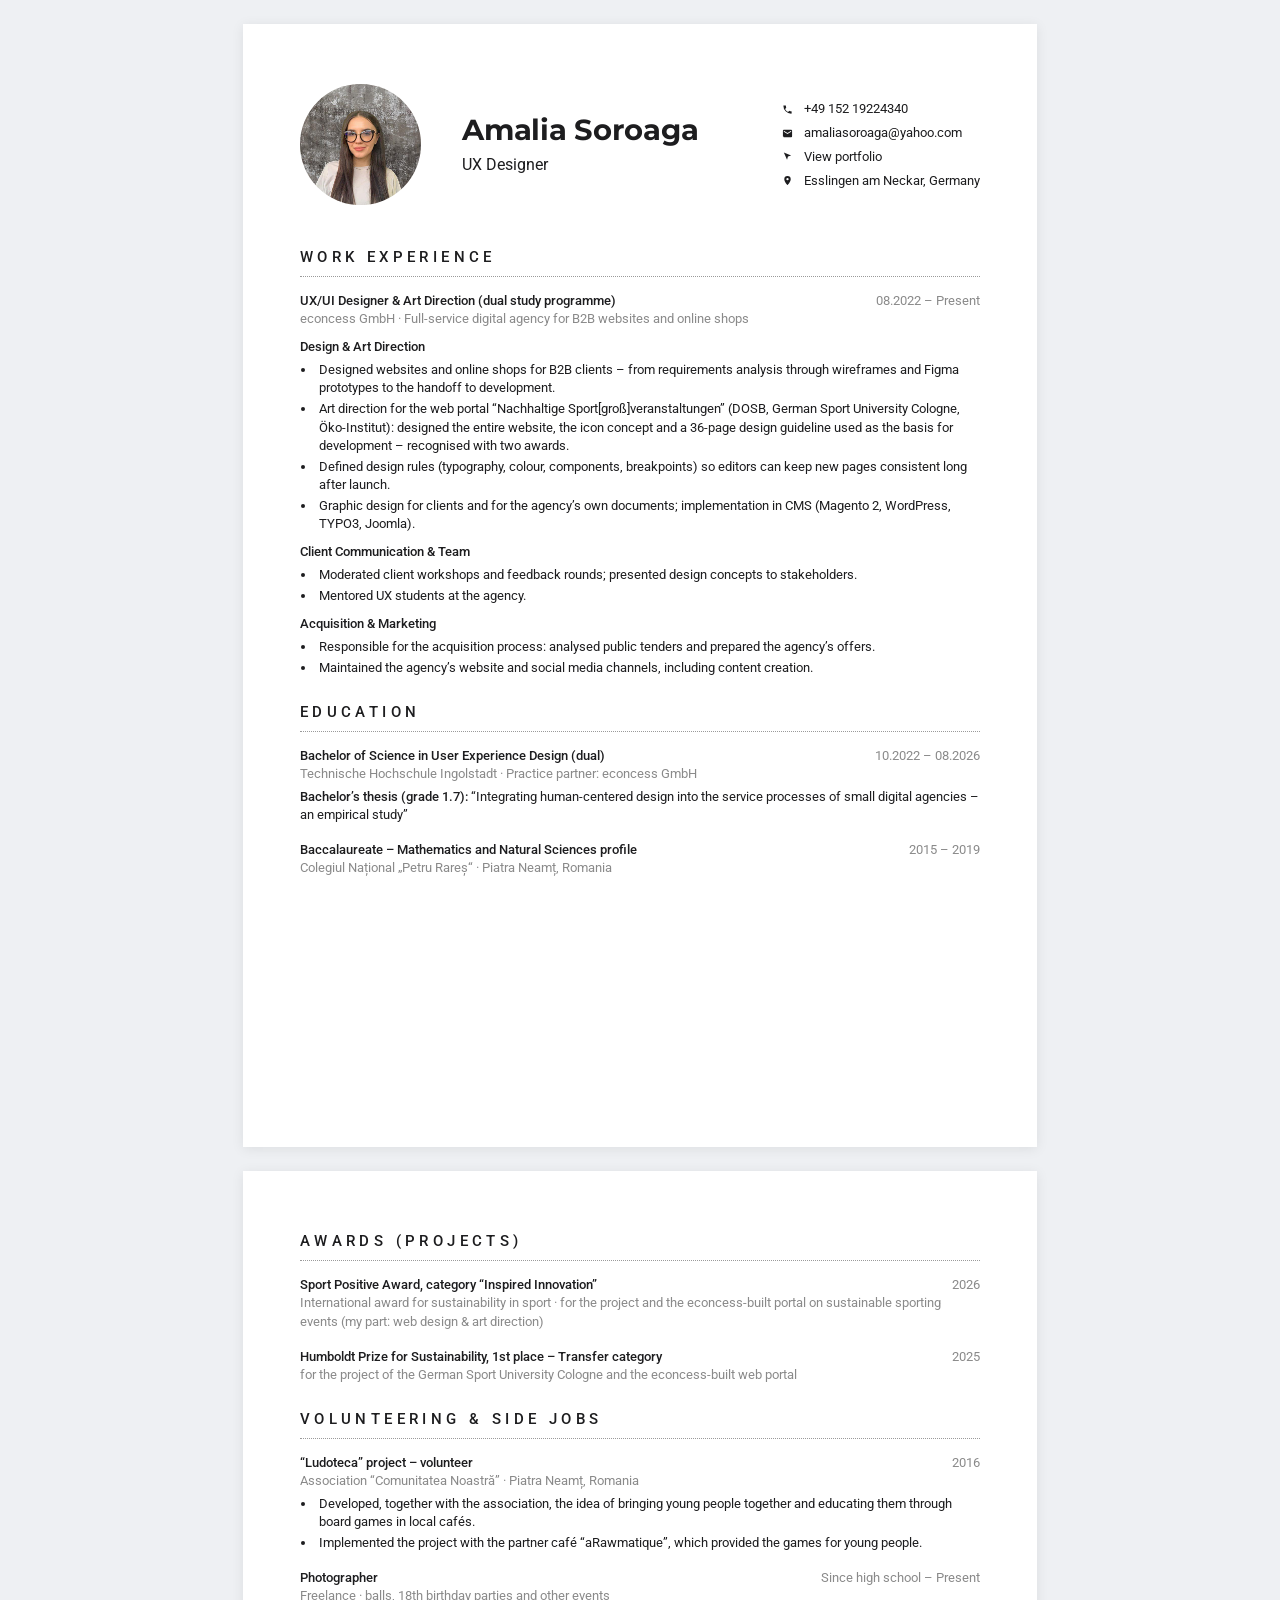
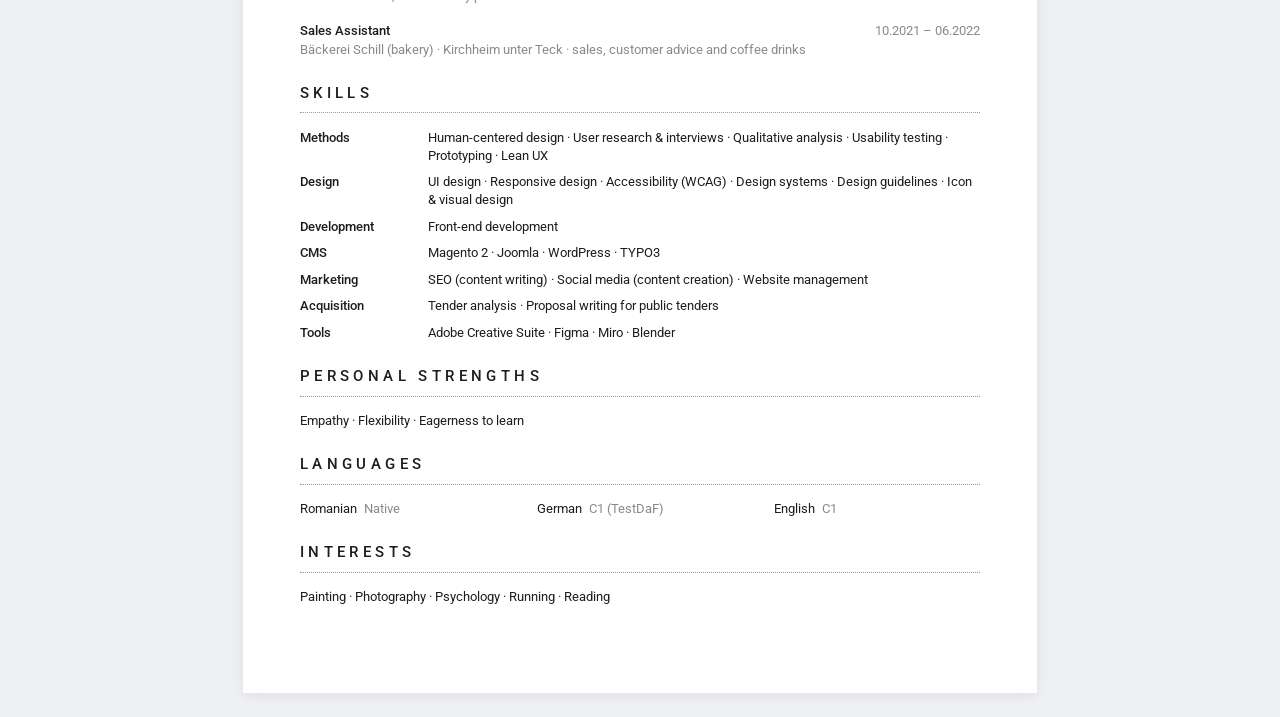
<file: cv/cv-amalia-soroaga-en.html>
<!doctype html>
<html lang="en">
<head>
<meta charset="utf-8">
<meta name="viewport" content="width=device-width, initial-scale=1">
<title>CV – Amalia Soroaga</title>
<link rel="preconnect" href="https://fonts.googleapis.com">
<link href="https://fonts.googleapis.com/css2?family=Montserrat:wght@600;700&family=Roboto:wght@400;500&display=swap" rel="stylesheet">
<style>
  @page { size: A4; margin: 0; }
  * { box-sizing: border-box; margin: 0; padding: 0; }
  body { background: #eef0f3; font-family: Roboto, Arial, sans-serif; color: #1d1d1f; font-size: 9.6pt; line-height: 1.42; }
  .page { width: 210mm; min-height: 297mm; margin: 24px auto; background: #fff; padding: 16mm 15mm 14mm; box-shadow: 0 2px 12px rgba(0,0,0,.08); }
  .page + .page { page-break-before: always; }
  @media print { body { background: #fff; } .page { margin: 0; box-shadow: none; } }

  header { display: grid; grid-template-columns: 34mm 1fr auto; gap: 9mm; align-items: center; margin-bottom: 11mm; }
  .photo { width: 32mm; height: 32mm; border-radius: 50%; overflow: hidden; background: #e7e3df; }
  .photo img { width: 100%; height: 100%; object-fit: cover; object-position: center 30%; display: block; }
  h1 { font-family: Montserrat, sans-serif; font-weight: 700; font-size: 22pt; letter-spacing: -.01em; line-height: 1.15; }
  .role { font-size: 12pt; margin-top: 2mm; }
  .contact { list-style: none; display: grid; gap: 1.6mm; font-size: 9.4pt; }
  .contact li { display: flex; align-items: center; gap: 3mm; }
  .contact svg { width: 11px; height: 11px; fill: #1d1d1f; flex: none; }
  .contact a { color: inherit; text-decoration: none; }

  section { margin-bottom: 6.5mm; }
  h2 { font-family: Roboto, sans-serif; font-weight: 500; font-size: 11pt; letter-spacing: .3em; text-transform: uppercase; padding-bottom: 2.2mm; border-bottom: 1.5px dotted #9a9a9a; margin-bottom: 4mm; }
  .entry { margin-bottom: 4.5mm; break-inside: avoid; }
  .entry:last-child { margin-bottom: 0; }
  .row { display: flex; justify-content: space-between; gap: 6mm; }
  .title { font-weight: 500; }
  .date { color: #8a8a8a; white-space: nowrap; }
  .sub { color: #8a8a8a; }
  .group { font-weight: 500; margin-top: 2.6mm; }
  ul.bullets { margin: 1.2mm 0 0 4.2mm; }
  ul.bullets li { margin-bottom: .8mm; padding-left: 1mm; }

  .lines { display: grid; grid-template-columns: 34mm 1fr; row-gap: 2.2mm; }
  .lines .label { font-weight: 500; }
  .langs { display: grid; grid-template-columns: repeat(3, 1fr); column-gap: 8mm; }
  .langs span { color: #8a8a8a; margin-left: 2mm; }
</style>
</head>
<body>

<div class="page">
  <header>
    <div class="photo"><img src="foto-amalia.jpg" alt="Amalia Soroaga"></div>
    <div>
      <h1>Amalia Soroaga</h1>
      <div class="role">UX Designer</div>
    </div>
    <ul class="contact">
      <li><svg viewBox="0 0 24 24"><path d="M6.6 10.8a15.1 15.1 0 0 0 6.6 6.6l2.2-2.2c.3-.3.7-.4 1-.2 1.1.4 2.3.6 3.6.6.6 0 1 .4 1 1V20c0 .6-.4 1-1 1A17 17 0 0 1 3 4c0-.6.4-1 1-1h3.5c.6 0 1 .4 1 1 0 1.3.2 2.5.6 3.6.1.3 0 .7-.2 1l-2.3 2.2z"/></svg><a href="tel:+4915219224340">+49 152 19224340</a></li>
      <li><svg viewBox="0 0 24 24"><path d="M20 4H4a2 2 0 0 0-2 2v12c0 1.1.9 2 2 2h16a2 2 0 0 0 2-2V6a2 2 0 0 0-2-2zm0 4-8 5-8-5V6l8 5 8-5v2z"/></svg><a href="mailto:amaliasoroaga@yahoo.com">amaliasoroaga@yahoo.com</a></li>
      <li><svg viewBox="0 0 24 24"><path d="M4 3l16 7-7 2-2 7z"/></svg><a href="https://amalia9989.github.io/amaliasoroaga.github.io/">View portfolio</a></li>
      <li><svg viewBox="0 0 24 24"><path d="M12 2a7 7 0 0 0-7 7c0 5.3 7 13 7 13s7-7.7 7-13a7 7 0 0 0-7-7zm0 9.5A2.5 2.5 0 1 1 12 6.5a2.5 2.5 0 0 1 0 5z"/></svg>Esslingen am Neckar, Germany</li>
    </ul>
  </header>

  <section>
    <h2>Work Experience</h2>

    <div class="entry">
      <div class="row"><span class="title">UX/UI Designer &amp; Art Direction (dual study programme)</span><span class="date">08.2022 – Present</span></div>
      <div class="sub">econcess GmbH · Full-service digital agency for B2B websites and online shops</div>

      <div class="group">Design &amp; Art Direction</div>
      <ul class="bullets">
        <li>Designed websites and online shops for B2B clients – from requirements analysis through wireframes and Figma prototypes to the handoff to development.</li>
        <li>Art direction for the web portal “Nachhaltige Sport[groß]veranstaltungen” (DOSB, German Sport University Cologne, Öko-Institut): designed the entire website, the icon concept and a 36-page design guideline used as the basis for development – recognised with two awards.</li>
        <li>Defined design rules (typography, colour, components, breakpoints) so editors can keep new pages consistent long after launch.</li>
        <li>Graphic design for clients and for the agency’s own documents; implementation in CMS (Magento 2, WordPress, TYPO3, Joomla).</li>
      </ul>

      <div class="group">Client Communication &amp; Team</div>
      <ul class="bullets">
        <li>Moderated client workshops and feedback rounds; presented design concepts to stakeholders.</li>
        <li>Mentored UX students at the agency.</li>
      </ul>

      <div class="group">Acquisition &amp; Marketing</div>
      <ul class="bullets">
        <li>Responsible for the acquisition process: analysed public tenders and prepared the agency’s offers.</li>
        <li>Maintained the agency’s website and social media channels, including content creation.</li>
      </ul>
    </div>
  </section>

  <section>
    <h2>Education</h2>
    <div class="entry">
      <div class="row"><span class="title">Bachelor of Science in User Experience Design (dual)</span><span class="date">10.2022 – 08.2026</span></div>
      <div class="sub">Technische Hochschule Ingolstadt · Practice partner: econcess GmbH</div>
      <div style="margin-top:1.2mm"><span class="title">Bachelor’s thesis (grade 1.7):</span> “Integrating human-centered design into the service processes of small digital agencies – an empirical study”</div>
    </div>
    <div class="entry">
      <div class="row"><span class="title">Baccalaureate – Mathematics and Natural Sciences profile</span><span class="date">2015 – 2019</span></div>
      <div class="sub">Colegiul Național „Petru Rareș“ · Piatra Neamț, Romania</div>
    </div>
  </section>

</div>

<div class="page">
  <section>
    <h2>Awards (Projects)</h2>
    <div class="entry">
      <div class="row"><span class="title">Sport Positive Award, category “Inspired Innovation”</span><span class="date">2026</span></div>
      <div class="sub">International award for sustainability in sport · for the project and the econcess-built portal on sustainable sporting events (my part: web design &amp; art direction)</div>
    </div>
    <div class="entry">
      <div class="row"><span class="title">Humboldt Prize for Sustainability, 1st place – Transfer category</span><span class="date">2025</span></div>
      <div class="sub">for the project of the German Sport University Cologne and the econcess-built web portal</div>
    </div>
  </section>

  <section>
    <h2>Volunteering &amp; Side Jobs</h2>
    <div class="entry">
      <div class="row"><span class="title">“Ludoteca” project – volunteer</span><span class="date">2016</span></div>
      <div class="sub">Association “Comunitatea Noastră” · Piatra Neamț, Romania</div>
      <ul class="bullets">
        <li>Developed, together with the association, the idea of bringing young people together and educating them through board games in local cafés.</li>
        <li>Implemented the project with the partner café “aRawmatique”, which provided the games for young people.</li>
      </ul>
    </div>
    <div class="entry">
      <div class="row"><span class="title">Photographer</span><span class="date">Since high school – Present</span></div>
      <div class="sub">Freelance · balls, 18th birthday parties and other events</div>
    </div>
    <div class="entry">
      <div class="row"><span class="title">Sales Assistant</span><span class="date">10.2021 – 06.2022</span></div>
      <div class="sub">Bäckerei Schill (bakery) · Kirchheim unter Teck · sales, customer advice and coffee drinks</div>
    </div>
  </section>

  <section>
    <h2>Skills</h2>
    <div class="lines">
      <span class="label">Methods</span><span>Human-centered design · User research &amp; interviews · Qualitative analysis · Usability testing · Prototyping · Lean UX</span>
      <span class="label">Design</span><span>UI design · Responsive design · Accessibility (WCAG) · Design systems · Design guidelines · Icon &amp;&nbsp;visual&nbsp;design</span>
      <span class="label">Development</span><span>Front-end development</span>
      <span class="label">CMS</span><span>Magento 2 · Joomla · WordPress · TYPO3</span>
      <span class="label">Marketing</span><span>SEO (content writing) · Social media (content creation) · Website management</span>
      <span class="label">Acquisition</span><span>Tender analysis · Proposal writing for public tenders</span>
      <span class="label">Tools</span><span>Adobe Creative Suite · Figma · Miro · Blender</span>
    </div>
  </section>

  <section>
    <h2>Personal Strengths</h2>
    <p>Empathy · Flexibility · Eagerness to learn</p>
  </section>

  <section>
    <h2>Languages</h2>
    <div class="langs">
      <div>Romanian<span>Native</span></div>
      <div>German<span>C1 (TestDaF)</span></div>
      <div>English<span>C1</span></div>
    </div>
  </section>

  <section>
    <h2>Interests</h2>
    <p>Painting · Photography · Psychology · Running · Reading</p>
  </section>
</div>

</body>
</html>
</file>
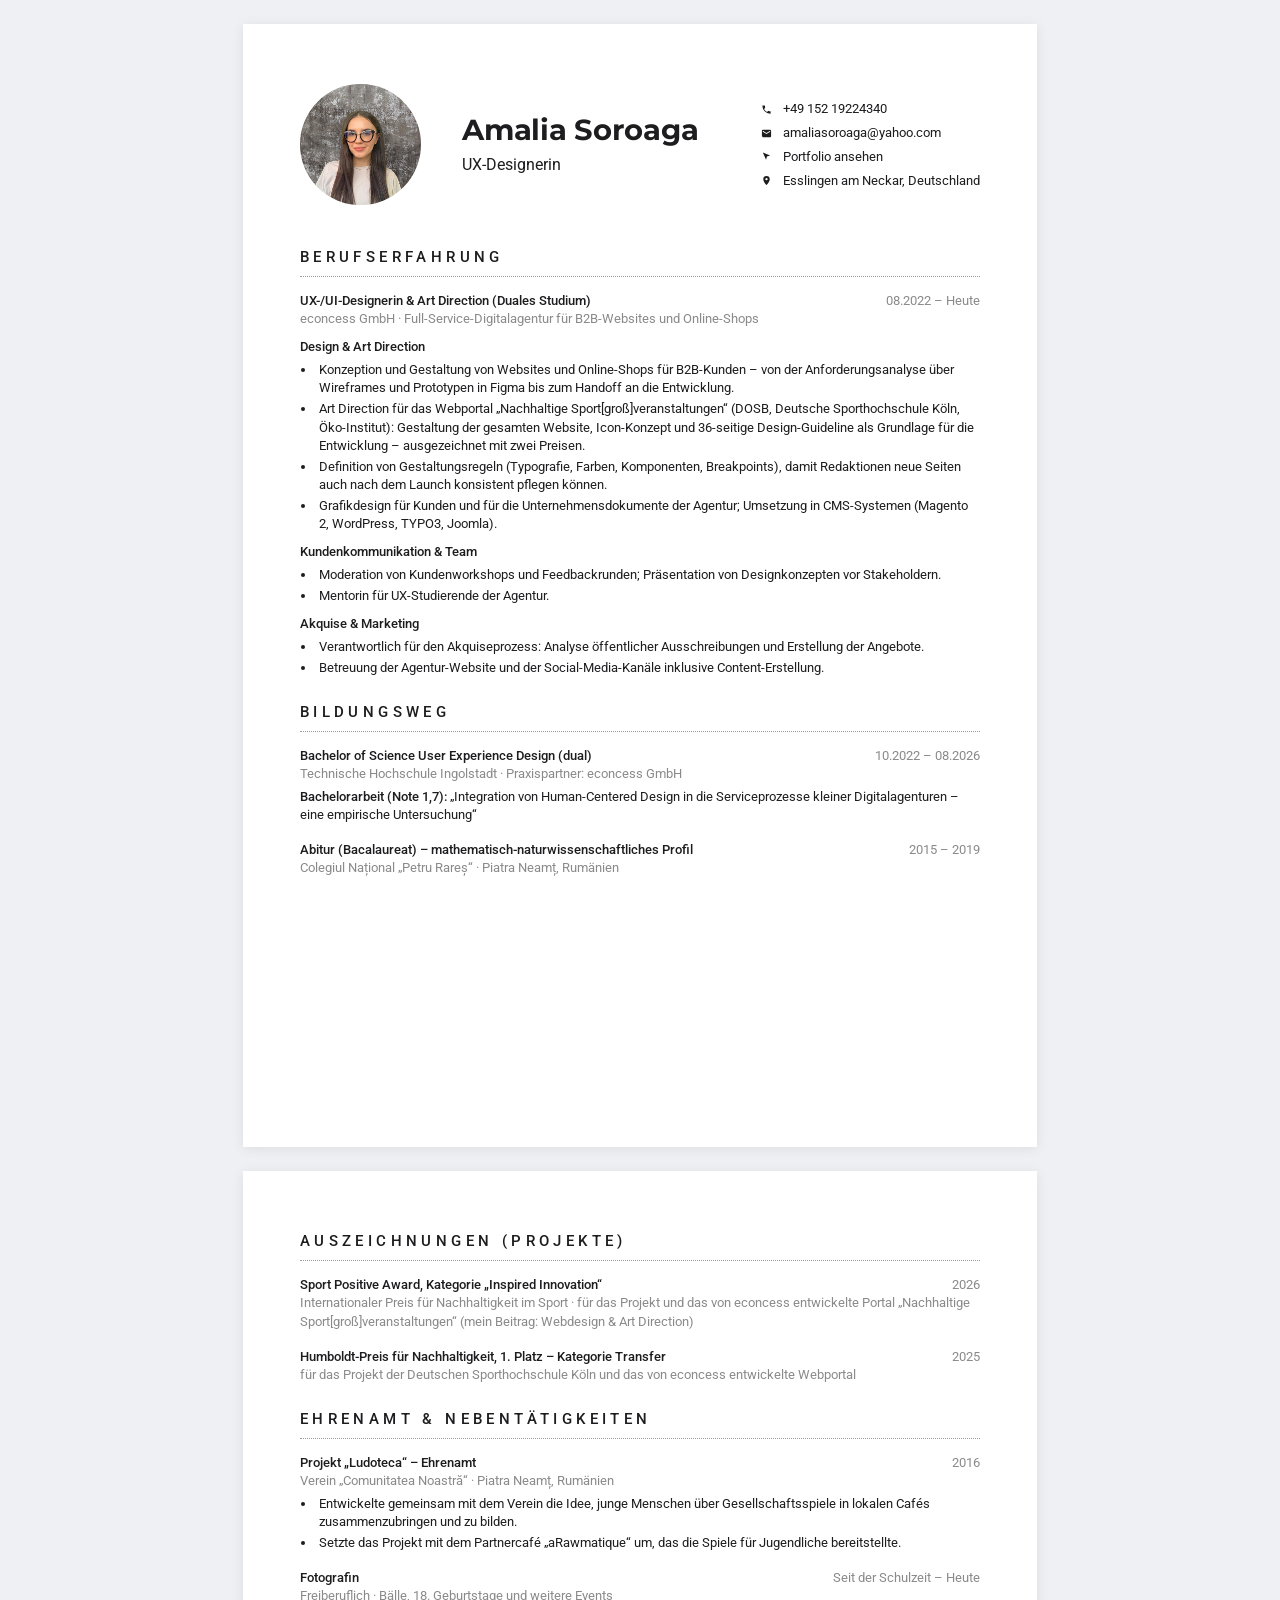
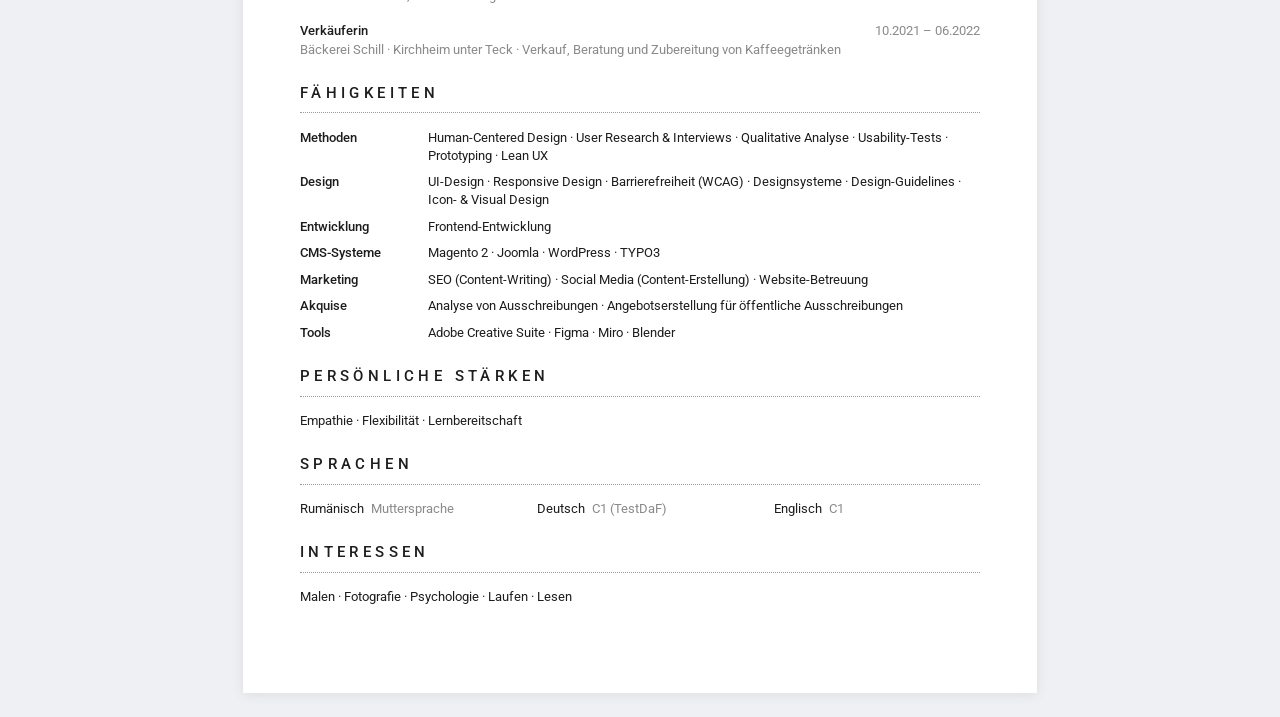
<file: cv/cv-amalia-soroaga.html>
<!doctype html>
<html lang="de">
<head>
<meta charset="utf-8">
<meta name="viewport" content="width=device-width, initial-scale=1">
<title>Lebenslauf – Amalia Soroaga</title>
<link rel="preconnect" href="https://fonts.googleapis.com">
<link href="https://fonts.googleapis.com/css2?family=Montserrat:wght@600;700&family=Roboto:wght@400;500&display=swap" rel="stylesheet">
<style>
  @page { size: A4; margin: 0; }
  * { box-sizing: border-box; margin: 0; padding: 0; }
  body { background: #eef0f3; font-family: Roboto, Arial, sans-serif; color: #1d1d1f; font-size: 9.6pt; line-height: 1.42; }
  .page { width: 210mm; min-height: 297mm; margin: 24px auto; background: #fff; padding: 16mm 15mm 14mm; box-shadow: 0 2px 12px rgba(0,0,0,.08); }
  .page + .page { page-break-before: always; }
  @media print { body { background: #fff; } .page { margin: 0; box-shadow: none; } .tbd { background: none !important; } }

  /* Header */
  header { display: grid; grid-template-columns: 34mm 1fr auto; gap: 9mm; align-items: center; margin-bottom: 11mm; }
  .photo { width: 32mm; height: 32mm; border-radius: 50%; overflow: hidden; background: #e7e3df; }
  .photo img { width: 100%; height: 100%; object-fit: cover; object-position: center 30%; display: block; }
  h1 { font-family: Montserrat, sans-serif; font-weight: 700; font-size: 22pt; letter-spacing: -.01em; line-height: 1.15; }
  .role { font-size: 12pt; margin-top: 2mm; }
  .contact { list-style: none; display: grid; gap: 1.6mm; font-size: 9.4pt; }
  .contact li { display: flex; align-items: center; gap: 3mm; }
  .contact svg { width: 11px; height: 11px; fill: #1d1d1f; flex: none; }
  .contact a { color: inherit; text-decoration: none; }

  /* Sections */
  section { margin-bottom: 6.5mm; }
  h2 { font-family: Roboto, sans-serif; font-weight: 500; font-size: 11pt; letter-spacing: .3em; text-transform: uppercase; padding-bottom: 2.2mm; border-bottom: 1.5px dotted #9a9a9a; margin-bottom: 4mm; }
  .entry { margin-bottom: 4.5mm; break-inside: avoid; }
  .entry:last-child { margin-bottom: 0; }
  .row { display: flex; justify-content: space-between; gap: 6mm; }
  .title { font-weight: 500; }
  .date { color: #8a8a8a; white-space: nowrap; }
  .sub { color: #8a8a8a; }
  ul.bullets { margin: 1.2mm 0 0 4.2mm; }
  ul.bullets li { margin-bottom: .8mm; padding-left: 1mm; }

  .group { font-weight: 500; margin-top: 2.6mm; }
  .lines { display: grid; grid-template-columns: 34mm 1fr; row-gap: 2.2mm; }
  .lines .label { font-weight: 500; }
  .langs { display: grid; grid-template-columns: repeat(3, 1fr); column-gap: 8mm; }
  .langs span { color: #8a8a8a; margin-left: 2mm; }
</style>
</head>
<body>

<div class="page">
  <header>
    <div class="photo"><img src="foto-amalia.jpg" alt="Amalia Soroaga"></div>
    <div>
      <h1>Amalia Soroaga</h1>
      <div class="role">UX-Designerin</div>
    </div>
    <ul class="contact">
      <li><svg viewBox="0 0 24 24"><path d="M6.6 10.8a15.1 15.1 0 0 0 6.6 6.6l2.2-2.2c.3-.3.7-.4 1-.2 1.1.4 2.3.6 3.6.6.6 0 1 .4 1 1V20c0 .6-.4 1-1 1A17 17 0 0 1 3 4c0-.6.4-1 1-1h3.5c.6 0 1 .4 1 1 0 1.3.2 2.5.6 3.6.1.3 0 .7-.2 1l-2.3 2.2z"/></svg><a href="tel:+4915219224340">+49 152 19224340</a></li>
      <li><svg viewBox="0 0 24 24"><path d="M20 4H4a2 2 0 0 0-2 2v12c0 1.1.9 2 2 2h16a2 2 0 0 0 2-2V6a2 2 0 0 0-2-2zm0 4-8 5-8-5V6l8 5 8-5v2z"/></svg><a href="mailto:amaliasoroaga@yahoo.com">amaliasoroaga@yahoo.com</a></li>
      <li><svg viewBox="0 0 24 24"><path d="M4 3l16 7-7 2-2 7z"/></svg><a href="https://amalia9989.github.io/amaliasoroaga.github.io/">Portfolio ansehen</a></li>
      <li><svg viewBox="0 0 24 24"><path d="M12 2a7 7 0 0 0-7 7c0 5.3 7 13 7 13s7-7.7 7-13a7 7 0 0 0-7-7zm0 9.5A2.5 2.5 0 1 1 12 6.5a2.5 2.5 0 0 1 0 5z"/></svg>Esslingen am Neckar, Deutschland</li>
    </ul>
  </header>

  <section>
    <h2>Berufserfahrung</h2>

    <div class="entry">
      <div class="row"><span class="title">UX-/UI-Designerin &amp; Art Direction (Duales Studium)</span><span class="date">08.2022 – Heute</span></div>
      <div class="sub">econcess GmbH · Full-Service-Digitalagentur für B2B-Websites und Online-Shops</div>

      <div class="group">Design &amp; Art Direction</div>
      <ul class="bullets">
        <li>Konzeption und Gestaltung von Websites und Online-Shops für B2B-Kunden – von der Anforderungsanalyse über Wireframes und Prototypen in Figma bis zum Handoff an die Entwicklung.</li>
        <li>Art Direction für das Webportal „Nachhaltige Sport[groß]veranstaltungen“ (DOSB, Deutsche Sporthochschule Köln, Öko-Institut): Gestaltung der gesamten Website, Icon-Konzept und 36-seitige Design-Guideline als Grundlage für die Entwicklung – ausgezeichnet mit zwei Preisen.</li>
        <li>Definition von Gestaltungsregeln (Typografie, Farben, Komponenten, Breakpoints), damit Redaktionen neue Seiten auch nach dem Launch konsistent pflegen können.</li>
        <li>Grafikdesign für Kunden und für die Unternehmensdokumente der Agentur; Umsetzung in CMS-Systemen (Magento 2, WordPress, TYPO3, Joomla).</li>
      </ul>

      <div class="group">Kundenkommunikation &amp; Team</div>
      <ul class="bullets">
        <li>Moderation von Kundenworkshops und Feedbackrunden; Präsentation von Designkonzepten vor Stakeholdern.</li>
        <li>Mentorin für UX-Studierende der Agentur.</li>
      </ul>

      <div class="group">Akquise &amp; Marketing</div>
      <ul class="bullets">
        <li>Verantwortlich für den Akquiseprozess: Analyse öffentlicher Ausschreibungen und Erstellung der Angebote.</li>
        <li>Betreuung der Agentur-Website und der Social-Media-Kanäle inklusive Content-Erstellung.</li>
      </ul>
    </div>
  </section>

  <section>
    <h2>Bildungsweg</h2>
    <div class="entry">
      <div class="row"><span class="title">Bachelor of Science User Experience Design (dual)</span><span class="date">10.2022 – 08.2026</span></div>
      <div class="sub">Technische Hochschule Ingolstadt · Praxispartner: econcess GmbH</div>
      <div style="margin-top:1.2mm"><span class="title">Bachelorarbeit (Note 1,7):</span> „Integration von Human-Centered Design in die Serviceprozesse kleiner Digitalagenturen – eine empirische Untersuchung“</div>
    </div>
    <div class="entry">
      <div class="row"><span class="title">Abitur (Bacalaureat) – mathematisch-naturwissenschaftliches Profil</span><span class="date">2015 – 2019</span></div>
      <div class="sub">Colegiul Național „Petru Rareș“ · Piatra Neamț, Rumänien</div>
    </div>
  </section>

</div>

<div class="page">
  <section>
    <h2>Auszeichnungen (Projekte)</h2>
    <div class="entry">
      <div class="row"><span class="title">Sport Positive Award, Kategorie „Inspired Innovation“</span><span class="date">2026</span></div>
      <div class="sub">Internationaler Preis für Nachhaltigkeit im Sport · für das Projekt und das von econcess entwickelte Portal „Nachhaltige Sport[groß]veranstaltungen“ (mein Beitrag: Webdesign &amp; Art Direction)</div>
    </div>
    <div class="entry">
      <div class="row"><span class="title">Humboldt-Preis für Nachhaltigkeit, 1. Platz – Kategorie Transfer</span><span class="date">2025</span></div>
      <div class="sub">für das Projekt der Deutschen Sporthochschule Köln und das von econcess entwickelte Webportal</div>
    </div>
  </section>

  <section>
    <h2>Ehrenamt &amp; Nebentätigkeiten</h2>
    <div class="entry">
      <div class="row"><span class="title">Projekt „Ludoteca“ – Ehrenamt</span><span class="date">2016</span></div>
      <div class="sub">Verein „Comunitatea Noastră“ · Piatra Neamț, Rumänien</div>
      <ul class="bullets">
        <li>Entwickelte gemeinsam mit dem Verein die Idee, junge Menschen über Gesellschaftsspiele in lokalen Cafés zusammenzubringen und zu bilden.</li>
        <li>Setzte das Projekt mit dem Partnercafé „aRawmatique“ um, das die Spiele für Jugendliche bereitstellte.</li>
      </ul>
    </div>
    <div class="entry">
      <div class="row"><span class="title">Fotografin</span><span class="date">Seit der Schulzeit – Heute</span></div>
      <div class="sub">Freiberuflich · Bälle, 18. Geburtstage und weitere Events</div>
    </div>
    <div class="entry">
      <div class="row"><span class="title">Verkäuferin</span><span class="date">10.2021 – 06.2022</span></div>
      <div class="sub">Bäckerei Schill · Kirchheim unter Teck · Verkauf, Beratung und Zubereitung von Kaffeegetränken</div>
    </div>
  </section>

  <section>
    <h2>Fähigkeiten</h2>
    <div class="lines">
      <span class="label">Methoden</span><span>Human-Centered Design · User Research &amp; Interviews · Qualitative Analyse · Usability-Tests · Prototyping · Lean UX</span>
      <span class="label">Design</span><span>UI-Design · Responsive Design · Barrierefreiheit (WCAG) · Designsysteme · Design-Guidelines · Icon&#8209;&nbsp;&amp;&nbsp;Visual&nbsp;Design</span>
      <span class="label">Entwicklung</span><span>Frontend-Entwicklung</span>
      <span class="label">CMS-Systeme</span><span>Magento 2 · Joomla · WordPress · TYPO3</span>
      <span class="label">Marketing</span><span>SEO (Content-Writing) · Social Media (Content-Erstellung) · Website-Betreuung</span>
      <span class="label">Akquise</span><span>Analyse von Ausschreibungen · Angebotserstellung für öffentliche Ausschreibungen</span>
      <span class="label">Tools</span><span>Adobe Creative Suite · Figma · Miro · Blender</span>
    </div>
  </section>

  <section>
    <h2>Persönliche Stärken</h2>
    <p>Empathie · Flexibilität · Lernbereitschaft</p>
  </section>

  <section>
    <h2>Sprachen</h2>
    <div class="langs">
      <div>Rumänisch<span>Muttersprache</span></div>
      <div>Deutsch<span>C1 (TestDaF)</span></div>
      <div>Englisch<span>C1</span></div>
    </div>
  </section>

  <section>
    <h2>Interessen</h2>
    <p>Malen · Fotografie · Psychologie · Laufen · Lesen</p>
  </section>
</div>

</body>
</html>
</file>
<file: css/style.css>
/* -------------------------------------------

Name: 		Ruizarch
Version:    1.0
Developer:	Nazar Miller (millerDigitalDesign)
Portfolio:  https://themeforest.net/user/millerdigitaldesign/portfolio?ref=MillerDigitalDesign

p.s. I am available for Freelance hire (UI design, web development). email: miller.themes@gmail.com

------------------------------------------- */
/*--------------------------------------------

1. common
    - main
    - typography
    - link
    - button
    - form
    - breadcrumbs
    - backgrounds
    - spaces
2. components
    - preloader
    - cursor
    - hidden elements
    - scrollbar
    - frame
    - menu button
    - menu 
    - banner
    - circle text
    - lines
    - dodecahedron
    - about
    - partners
    - services
    - team
    - social icons
    - revievs
    - blog
    - footer
    - portfolio
    - map
    - accordion
    - price
    - 404
    - images
    - page transitions


--------------------------------------------*/
@import url("https://fonts.googleapis.com/css2?family=Outfit:wght@100;200;300;400;500;600;700;800;900&display=swap");
@import url(https://cdnjs.cloudflare.com/ajax/libs/font-awesome/5.15.0/css/all.min.css);
/* -------------------------------------------

main

------------------------------------------- */
*,
*:before,
*:after {
  -webkit-box-sizing: border-box;
          box-sizing: border-box;
  padding: 0;
  margin: 0;
}



:is(a, button, input, textarea, summary) {
    --outline-size: max(2px, 0.08em);
    --outline-style: solid;
    --outline-color: currentColor;
}

:is(a, button, input, textarea, summary):focus {
    outline: var(--outline-size) var(--outline-style) var(--outline-color);
    outline-offset: var(--outline-offset, var(--outline-size));
}



html,
body {
  padding: 0;
  margin: 0;
  font-family: "Outfit", sans-serif;
  font-size: 16px;
  font-weight: 300;
  color: rgba(27, 23, 23, 0.78);
  line-height: 150%;
  -ms-scroll-chaining: none;
      overscroll-behavior: none;
}
@media screen and (max-width: 768px) {
  html,
body {
    font-size: 15px;
  }
}

*::-moz-selection {
  color: inherit;
  background-color: transparent;
}

*::selection {
  color: inherit;
  background-color: transparent;
}

.mil-wrapper {
  position: relative;
  overflow: hidden;
  max-width: 100%;
}

.container {
  pointer-events: all;
}

.mil-relative {
  position: relative;
}

.mil-o-hidden {
  overflow: hidden;
}

.mil-flex {
  display: -webkit-box;
  display: -ms-flexbox;
  display: flex;
}

.mil-vert-between {
  display: -webkit-box;
  display: -ms-flexbox;
  display: flex;
  -webkit-box-orient: vertical;
  -webkit-box-direction: normal;
      -ms-flex-direction: column;
          flex-direction: column;
  -webkit-box-pack: justify;
      -ms-flex-pack: justify;
          justify-content: space-between;
  height: 100%;
}

@media screen and (max-width: 992px) {
  .mil-mobile-hidden {
    display: none;
  }
}

section {
  position: relative;
  overflow: hidden;
}

/* -------------------------------------------

typography

------------------------------------------- */
h1,
.mil-h1,
h2,
.mil-h12,
h3,
.mil-h3,
h4,
.mil-h4,
h5,
.mil-h5,
h6,
.mil-h6 {
  font-family: "Outfit", sans-serif;
  color: rgb(27, 23, 23);
  font-weight: 500;
  line-height: 120%;
}
@media screen and (max-width: 768px) {
  h1 br,
.mil-h1 br,
h2 br,
.mil-h12 br,
h3 br,
.mil-h3 br,
h4 br,
.mil-h4 br,
h5 br,
.mil-h5 br,
h6 br,
.mil-h6 br {
    display: none;
  }
}

h1,
.mil-h1 {
  font-size: 86px;
}
@media screen and (max-width: 1400px) {
  h1,
.mil-h1 {
    font-size: 74px;
  }
}
@media screen and (max-width: 1200px) {
  h1,
.mil-h1 {
    font-size: 72px;
  }
}
@media screen and (max-width: 992px) {
  h1,
.mil-h1 {
    font-size: 58px;
  }
}
@media screen and (max-width: 768px) {
  h1,
.mil-h1 {
    font-size: 34px;
  }
}

h2,
.mil-h2 {
  font-size: 68px;
  line-height: 120%;
}
@media screen and (max-width: 1200px) {
  h2,
.mil-h2 {
    font-size: 56px;
  }
}
@media screen and (max-width: 992px) {
  h2,
.mil-h2 {
    font-size: 44px;
  }
}
@media screen and (max-width: 768px) {
  h2,
.mil-h2 {
    font-size: 36px;
  }
}

h3,
.mil-h3 {
  font-size: 42px;
}
@media screen and (max-width: 1200px) {
  h3,
.mil-h3 {
    font-size: 39px;
  }
}
@media screen and (max-width: 992px) {
  h3,
.mil-h3 {
    font-size: 36px;
  }
}
@media screen and (max-width: 768px) {
  h3,
.mil-h3 {
    font-size: 30px;
  }
}

h4,
.mil-h4 {
  font-size: 28px;
}
@media screen and (max-width: 1200px) {
  h4,
.mil-h4 {
    font-size: 26px;
  }
}
@media screen and (max-width: 992px) {
  h4,
.mil-h4 {
    font-size: 24px;
  }
}
@media screen and (max-width: 768px) {
  h4,
.mil-h4 {
    font-size: 22px;
  }
}

h5,
.mil-h5 {
  font-size: 20px;
  line-height: 150%;
}
@media screen and (max-width: 768px) {
  h5,
.mil-h5 {
    font-size: 18px;
  }
}

h6,
.mil-h6 {
  font-size: 18px;
  line-height: 150%;
}
@media screen and (max-width: 1200px) {
  h6,
.mil-h6 {
    font-size: 17px;
  }
}
@media screen and (max-width: 992px) {
  h6,
.mil-h6 {
    font-size: 16px;
  }
}
@media screen and (max-width: 768px) {
  h6,
.mil-h6 {
    font-size: 21px;
  }
}

.mil-no-wrap {
  white-space: nowrap;
}

blockquote {
  padding: 60px;
  background-color: rgba(27, 23, 23, 0.05);
  font-size: 18px;
  color: rgb(27, 23, 23);
  font-style: italic;
  border-left: solid 4px rgb(129, 1, 0);
}
@media screen and (max-width: 768px) {
  blockquote {
    padding: 30px;
    font-size: 16px;
  }
}

.mil-text-sm {
  font-size: 15px;
}

.mil-text-lg {
  font-size: 18px;
  line-height: 170%;
}

.mil-text-xl {
  font-size: 22px;
  line-height: 180%;
}
@media screen and (max-width: 768px) {
  .mil-text-xl {
    font-size: 20px;
  }
}

.mil-upper {
  text-transform: uppercase;
  font-size: 12px;
  font-weight: 500;
  letter-spacing: 2px;
}

.mil-bold {
  font-weight: 500;
}

.mil-thin {
  font-weight: 100;
}

a {
  color: inherit;
  text-decoration: none;
}

.mil-complex-title {
  line-height: normal;
}

.mil-accent {
  color: rgb(129, 1, 0);
}

.mil-light {
  color: rgb(255, 255, 255) !important;
}
.mil-light a {
  color: rgb(255, 255, 255) !important;
}

.mil-muted {
  color: rgb(237, 235, 221);
}

.mil-dark {
  color: rgb(27, 23, 23);
}

.mil-light-soft {
  color: rgba(237, 235, 221, 0.8);
}

.mil-dark-soft {
  color: rgba(27, 23, 23, 0.78);
}

.mil-marker {
  background-color: rgb(237, 235, 221);
  padding: 0 5px;
}

.mil-center {
  text-align: center;
}

.mil-left {
  text-align: left;
}

.mil-right {
  text-align: right;
}

@media screen and (max-width: 576px) {
  .mil-sm-center {
    text-align: center;
  }
}

.mil-suptitle {
  position: relative;
  display: block;
  margin-bottom: 60px;
}
.mil-suptitle:before {
  content: "";
  position: absolute;
  right: calc(100% + 30px);
  top: 10px;
  width: 600px;
  height: 1px;
  background-color: rgb(255, 255, 255);
  opacity: 0.2;
}
.mil-suptitle.mil-suptitle-right {
  text-align: right;
}
.mil-suptitle.mil-suptitle-right:before {
  left: calc(100% + 30px);
}
@media screen and (max-width: 768px) {
  .mil-suptitle.mil-suptitle-right {
    text-align: center;
  }
  .mil-suptitle.mil-suptitle-right:before {
    display: none;
  }
}
.mil-suptitle.mil-suptitle-dark:before {
  background-color: rgb(27, 23, 23);
  opacity: 0.1;
}
@media screen and (max-width: 768px) {
  .mil-suptitle {
    margin-bottom: 60px;
  }
}

.mil-divider {
  width: 100%;
  height: 1px;
  background-color: rgba(255, 255, 255, 0.1);
}

.mil-img-frame {
  position: relative;
  overflow: hidden;
  width: 100%;
  padding-bottom: 140%;
}
.mil-img-frame img {
  position: absolute;
  top: 0;
  left: 0;
  width: 100%;
  height: 100%;
  -o-object-fit: cover;
     object-fit: cover;
  -o-object-position: center;
     object-position: center;
}

/* -------------------------------------------

link

------------------------------------------- */
.mil-link {
  cursor: pointer;
  display: -webkit-inline-box;
  display: -ms-inline-flexbox;
  display: inline-flex;
  -webkit-box-align: center;
      -ms-flex-align: center;
          align-items: center;
  font-weight: 500;
  text-transform: uppercase;
  letter-spacing: 2px;
  font-size: 12px;
}
.mil-link svg {
  margin-left: 15px;
  border-radius: 50%;
  width: 40px;
  height: 40px;
  padding: 10px;
  background-color: rgba(255, 255, 255, 0.1);
  -webkit-transition: 0.4s cubic-bezier(0, 0, 0.3642, 1);
  transition: 0.4s cubic-bezier(0, 0, 0.3642, 1);
}
.mil-link svg path {
  fill: rgb(255, 255, 255);
}
.mil-link.mil-accent svg {
  background-color: rgba(255, 255, 255, 0.1);
  -webkit-transition: 0.4s cubic-bezier(0, 0, 0.3642, 1);
  transition: 0.4s cubic-bezier(0, 0, 0.3642, 1);
}
.mil-link.mil-accent svg path {
  fill: rgb(129, 1, 0);
}
.mil-link.mil-dark svg {
  background-color: rgba(27, 23, 23, 0.1);
  -webkit-transition: 0.4s cubic-bezier(0, 0, 0.3642, 1);
  transition: 0.4s cubic-bezier(0, 0, 0.3642, 1);
}
.mil-link.mil-dark svg path {
  fill: rgb(27, 23, 23);
}
.mil-link:hover svg {
  -webkit-transform: scale(1.15);
          transform: scale(1.15);
}
.mil-link.mil-down-arrow svg {
  -webkit-transform: rotate(90deg);
          transform: rotate(90deg);
}
.mil-link.mil-down-arrow:hover svg {
  -webkit-transform: scale(1.15) rotate(90deg);
          transform: scale(1.15) rotate(90deg);
}
.mil-link.mil-icon-left {
  display: -webkit-box;
  display: -ms-flexbox;
  display: flex;
  -webkit-box-orient: horizontal;
  -webkit-box-direction: reverse;
      -ms-flex-direction: row-reverse;
          flex-direction: row-reverse;
}
.mil-link.mil-icon-left svg {
  margin-left: 0;
  margin-right: 15px;
  -webkit-transform: rotate(180deg);
          transform: rotate(180deg);
}
.mil-link.mil-icon-left:hover svg {
  -webkit-transform: scale(1.15) rotate(180deg);
          transform: scale(1.15) rotate(180deg);
}

/* -------------------------------------------

button

------------------------------------------- */
.mil-button {
  cursor: pointer;
  display: -webkit-inline-box;
  display: -ms-inline-flexbox;
  display: inline-flex;
  -webkit-box-align: center;
      -ms-flex-align: center;
          align-items: center;
  -webkit-box-pack: center;
      -ms-flex-pack: center;
          justify-content: center;
  border: none;
  letter-spacing: 2px;
  font-size: 12px;
  background-color: rgb(237, 235, 221);
  color: rgb(27, 23, 23);
  border-radius: 70px;
  padding: 0 15px 0 50px;
  height: 70px;
  text-transform: uppercase;
  font-weight: 500;
  -webkit-transition: 0.4s cubic-bezier(0, 0, 0.3642, 1);
  transition: 0.4s cubic-bezier(0, 0, 0.3642, 1);
}
.mil-button span {
  white-space: nowrap;
}
.mil-button svg {
  margin-left: 30px;
  border-radius: 50%;
  width: 40px;
  height: 40px;
  padding: 10px;
  background-color: rgb(27, 23, 23);
  -webkit-transition: 0.4s cubic-bezier(0, 0, 0.3642, 1);
  transition: 0.4s cubic-bezier(0, 0, 0.3642, 1);
}
.mil-button svg path {
  fill: rgb(129, 1, 0);
}
.mil-button.mil-icon-button {
  padding: 15px;
}
.mil-button.mil-icon-button svg {
  margin-left: 0;
}
.mil-button.mil-icon-button-sm {
  padding: 0;
  height: 40px;
}
.mil-button.mil-icon-button-sm svg {
  margin-left: 0;
  background-color: rgb(237, 235, 221);
}
.mil-button.mil-icon-button-sm svg path {
  fill: rgb(27, 23, 23);
}
.mil-button:hover {
  -webkit-transform: scale(1.015);
          transform: scale(1.015);
  -webkit-filter: brightness(110%);
          filter: brightness(110%);
}
.mil-button:hover svg {
  -webkit-transform: scale(1.15);
          transform: scale(1.15);
}
.mil-button.mil-arrow-down svg {
  -webkit-transform: rotate(90deg);
          transform: rotate(90deg);
}
.mil-button.mil-arrow-down:hover {
  -webkit-transform: scale(1.015);
          transform: scale(1.015);
  -webkit-filter: brightness(110%);
          filter: brightness(110%);
}
.mil-button.mil-arrow-down:hover svg {
  -webkit-transform: scale(1.15) rotate(90deg);
          transform: scale(1.15) rotate(90deg);
}
@media screen and (max-width: 992px) {
  .mil-button {
    height: 60px;
    padding: 0 10px 0 40px;
  }
  .mil-button svg {
    margin-left: 25px;
  }
}

/* -------------------------------------------

form

------------------------------------------- */
input,
textarea {
  position: relative;
  height: 70px;
  padding: 0 30px;
  width: 100%;
  font-size: 12px;
  text-transform: uppercase;
  letter-spacing: 2px;
  font-weight: 500;
  font-family: "Outfit", sans-serif;
  color: rgb(27, 23, 23);
  border: none;
  border-bottom: solid 1px rgba(27, 23, 23, 0.2);
  margin-bottom: 30px;
}
input:focus,
textarea:focus {
  outline: inherit;
}
input::-webkit-input-placeholder, textarea::-webkit-input-placeholder {
  font-size: 12px;
  text-transform: uppercase;
  letter-spacing: 2px;
  font-weight: 500;
  color: rgba(27, 23, 23, 0.5);
}
input::-moz-placeholder, textarea::-moz-placeholder {
  font-size: 12px;
  text-transform: uppercase;
  letter-spacing: 2px;
  font-weight: 500;
  color: rgba(27, 23, 23, 0.5);
}
input:-ms-input-placeholder, textarea:-ms-input-placeholder {
  font-size: 12px;
  text-transform: uppercase;
  letter-spacing: 2px;
  font-weight: 500;
  color: rgba(27, 23, 23, 0.5);
}
input::-ms-input-placeholder, textarea::-ms-input-placeholder {
  font-size: 12px;
  text-transform: uppercase;
  letter-spacing: 2px;
  font-weight: 500;
  color: rgba(27, 23, 23, 0.5);
}
input::placeholder,
textarea::placeholder {
  font-size: 12px;
  text-transform: uppercase;
  letter-spacing: 2px;
  font-weight: 500;
  color: rgba(27, 23, 23, 0.5);
}

textarea {
  padding: 15px 30px;
  height: 300px;
}

/* -------------------------------------------

breadcrumbs

------------------------------------------- */
.mil-breadcrumbs {
  display: -webkit-inline-box;
  display: -ms-inline-flexbox;
  display: inline-flex;
  -webkit-box-align: center;
      -ms-flex-align: center;
          align-items: center;
  position: relative;
}
.mil-breadcrumbs:before {
  content: "";
  position: absolute;
  right: calc(100% + 30px);
  top: 10px;
  width: 100vw;
  height: 1px;
  background-color: rgba(27, 23, 23, 0.1);
}
.mil-breadcrumbs li {
  list-style-type: none;
}
.mil-breadcrumbs li:after {
  content: "/";
  margin: 0 15px;
  color: rgb(27, 23, 23);
}
.mil-breadcrumbs li a {
  color: rgb(27, 23, 23);
  text-transform: uppercase;
  letter-spacing: 2px;
  font-weight: 500;
  font-size: 12px;
  white-space: nowrap;
  -webkit-transition: 0.2s cubic-bezier(0, 0, 0.3642, 1);
  transition: 0.2s cubic-bezier(0, 0, 0.3642, 1);
}
.mil-breadcrumbs li a:hover {
  color: rgb(129, 1, 0);
}
.mil-breadcrumbs li:last-child {
  margin-right: 0;
  cursor: not-allowed;
}
.mil-breadcrumbs li:last-child a {
  opacity: 0.4;
  pointer-events: none;
}
.mil-breadcrumbs li:last-child:after {
  display: none;
}
.mil-breadcrumbs.mil-light:before {
  background-color: rgba(255, 255, 255, 0.1);
}
.mil-breadcrumbs.mil-light li:after {
  color: rgba(255, 255, 255, 0.9);
}
.mil-breadcrumbs.mil-light li a:hover {
  color: rgb(237, 235, 221) !important;
}
.mil-breadcrumbs.mil-center {
  -webkit-box-pack: center;
      -ms-flex-pack: center;
          justify-content: center;
}

/* -------------------------------------------

backgrounds

------------------------------------------- */
.mil-dark-bg {
  position: relative;
}
.mil-dark-bg:before {
  content: "";
  width: 100%;
  height: 100%;
  position: absolute;
  pointer-events: none;
  z-index: 2;
  background-color: rgb(99, 0, 0);
}
.mil-dark-bg .mi-invert-fix {
  height: 100%;
  position: relative;
  pointer-events: none;
  z-index: 3;
}
.mil-dark-bg .mi-invert-fix .container {
  pointer-events: all;
}

/* -------------------------------------------

spaces

------------------------------------------- */
.mil-mr-30 {
  margin-right: 30px;
}

.mil-mb-5 {
  margin-bottom: 5px;
}

.mil-mb-10 {
  margin-bottom: 10px;
}

.mil-mb-15 {
  margin-bottom: 15px;
}

.mil-mb-20 {
  margin-bottom: 15px;
}

.mil-mb-30 {
  margin-bottom: 30px;
}

.mil-mb-60 {
  margin-bottom: 60px;
}

.mil-mb-90 {
  margin-bottom: 90px;
}

.mil-mb-120 {
  margin-bottom: 120px;
}
@media screen and (max-width: 992px) {
  .mil-mb-120 {
    margin-bottom: 90px;
  }
}

.mil-mt-suptitle-offset {
  margin-top: 70px;
}
@media screen and (max-width: 992px) {
  .mil-mt-suptitle-offset {
    margin-top: 30px;
  }
}

.mil-p-120-120 {
  padding-top: 120px;
  padding-bottom: 120px;
}
@media screen and (max-width: 992px) {
  .mil-p-120-120 {
    padding-top: 90px;
    padding-bottom: 90px;
  }
}

.mil-p-120-90 {
  padding-top: 120px;
  padding-bottom: 90px;
}
@media screen and (max-width: 992px) {
  .mil-p-120-90 {
    padding-top: 90px;
    padding-bottom: 60px;
  }
}

.mil-p-0-120 {
  padding-bottom: 120px;
}
@media screen and (max-width: 992px) {
  .mil-p-0-120 {
    padding-bottom: 90px;
  }
}

.mil-p-120-0 {
  padding-top: 120px;
}
@media screen and (max-width: 992px) {
  .mil-p-120-0 {
    padding-top: 90px;
  }
}

.mil-p-120-60 {
  padding-top: 120px;
  padding-bottom: 60px;
}
@media screen and (max-width: 992px) {
  .mil-p-120-60 {
    padding-top: 90px;
    padding-bottom: 30px;
  }
}

.mil-p-90-90 {
  padding-top: 90px;
  padding-bottom: 90px;
}
@media screen and (max-width: 992px) {
  .mil-p-90-90 {
    padding-top: 60px;
    padding-bottom: 60px;
  }
}

.mil-p-90-120 {
  padding-top: 90px;
  padding-bottom: 120px;
}
@media screen and (max-width: 992px) {
  .mil-p-90-120 {
    padding-top: 60px;
    padding-bottom: 90px;
  }
}

.mil-p-0-90 {
  padding-bottom: 90px;
}
@media screen and (max-width: 992px) {
  .mil-p-0-90 {
    padding-bottom: 60px;
  }
}

.mil-p-0-30 {
  padding-bottom: 30px;
}
@media screen and (max-width: 992px) {
  .mil-p-0-30 {
    padding-bottom: 0;
  }
}

.mil-p-120-30 {
  padding-top: 120px;
  padding-bottom: 30px;
}
@media screen and (max-width: 992px) {
  .mil-p-120-30 {
    padding-top: 90px;
    padding-bottom: 0;
  }
}

.mil-adaptive-right {
  width: 100%;
  display: -webkit-box;
  display: -ms-flexbox;
  display: flex;
  -webkit-box-pack: end;
      -ms-flex-pack: end;
          justify-content: flex-end;
}
@media screen and (max-width: 992px) {
  .mil-adaptive-right {
    -webkit-box-pack: start;
        -ms-flex-pack: start;
            justify-content: flex-start;
  }
}

.mil-btn-space {
  margin-right: 30px;
}
@media screen and (max-width: 500px) {
  .mil-btn-space {
    margin-right: 50px;
    margin-bottom: 30px;
  }
}

/* -------------------------------------------

preloader

------------------------------------------- */
.mil-preloader {
  position: fixed;
  z-index: 9;
  top: 0;
  left: 0;
  width: 100%;
  height: 100vh;
  background-color: rgb(27, 23, 23);
}
.mil-preloader .mil-preloader-animation {
  opacity: 0;
  position: relative;
  height: 100vh;
  color: rgb(255, 255, 255);
}
.mil-preloader .mil-preloader-animation .mil-pos-abs {
  position: absolute;
  height: 100vh;
  width: 100%;
  display: -webkit-box;
  display: -ms-flexbox;
  display: flex;
  -webkit-box-pack: center;
      -ms-flex-pack: center;
          justify-content: center;
  -webkit-box-align: center;
      -ms-flex-align: center;
          align-items: center;
}
.mil-preloader .mil-preloader-animation .mil-pos-abs p {
  opacity: 0;
  margin-right: 15px;
}
@media screen and (max-width: 992px) {
  .mil-preloader .mil-preloader-animation .mil-pos-abs {
    -webkit-box-orient: vertical;
    -webkit-box-direction: normal;
        -ms-flex-direction: column;
            flex-direction: column;
  }
  .mil-preloader .mil-preloader-animation .mil-pos-abs p {
    margin-right: 0;
    margin-bottom: 10px;
  }
}
.mil-preloader .mil-preloader-animation .mil-pos-abs .mil-reveal-frame {
  position: relative;
  padding: 0 30px;
}
.mil-preloader .mil-preloader-animation .mil-pos-abs .mil-reveal-frame .mil-reveal-box {
  z-index: 4;
  position: absolute;
  opacity: 0;
  height: 100%;
  background-color: rgb(237, 235, 221);
}
.mil-preloader.mil-hidden {
  pointer-events: none;
}

/* -------------------------------------------

cursor

------------------------------------------- */
.mil-ball {
  width: 20px;
  height: 20px;
  position: fixed;
  z-index: 10;
  background-color: rgb(27, 23, 23);
  border-radius: 50%;
  pointer-events: none;
  display: -webkit-box;
  display: -ms-flexbox;
  display: flex;
  -webkit-box-pack: center;
      -ms-flex-pack: center;
          justify-content: center;
  -webkit-box-align: center;
      -ms-flex-align: center;
          align-items: center;
  opacity: 0.1;
}
.mil-ball .mil-icon-1 {
  position: absolute;
  width: 40px;
  height: 40px;
  -webkit-transform: scale(0);
          transform: scale(0);
}
.mil-ball .mil-icon-1 svg {
  fill: rgba(255, 255, 255, 0.9);
}
.mil-ball .mil-more-text, .mil-ball .mil-choose-text {
  position: absolute;
  width: 100%;
  text-align: center;
  display: block;
  color: rgba(255, 255, 255, 0.9);
  font-size: 12px;
  font-weight: 500;
  letter-spacing: 2px;
  text-transform: uppercase;
  -webkit-transform: scale(0);
          transform: scale(0);
}
.mil-ball.mil-accent .mil-icon-1 svg {
  fill: rgb(27, 23, 23);
}
.mil-ball.mil-accent .mil-more-text, .mil-ball.mil-accent .mil-choose-text {
  color: rgb(27, 23, 23);
}
@media screen and (max-width: 1200px) {
  .mil-ball {
    display: none;
  }
}

/* -------------------------------------------

hidden elements

------------------------------------------- */
.mil-hidden-elements .mil-dodecahedron, .mil-hidden-elements .mil-lines, .mil-hidden-elements .mil-arrow {
  display: none;
}

/* -------------------------------------------

scrollbar

------------------------------------------- */
::-webkit-scrollbar {
  display: none;
}

.mil-progress-track {
  position: fixed;
  z-index: 10;
  top: 0;
  right: 0;
  width: 4px;
  height: 100%;
  background-color: rgb(27, 23, 23);
}
.mil-progress-track .mil-progress {
  width: 4px;
  height: 0;
  background-color: rgb(237, 235, 221);
}
@media screen and (max-width: 992px) {
  .mil-progress-track {
    display: none;
  }
}

/* -------------------------------------------

frame

------------------------------------------- */
.mil-logo {
  font-size: 42px;
  font-weight: 500;
  line-height: 100%;
}
@media screen and (max-width: 992px) {
  .mil-logo {
    font-size: 36px;
  }
}

.mil-frame {
  padding: 50px 60px 60px 60px;
  position: fixed;
  z-index: 2;
  pointer-events: none;
  display: -webkit-box;
  display: -ms-flexbox;
  display: flex;
  -webkit-box-orient: vertical;
  -webkit-box-direction: normal;
      -ms-flex-direction: column;
          flex-direction: column;
  -webkit-box-pack: justify;
      -ms-flex-pack: justify;
          justify-content: space-between;
  width: 100%;
  height: 100%;
}
@media screen and (max-width: 1200px) {
  .mil-frame {
    padding: 30px;
  }
}
@media screen and (max-width: 1200px) {
  .mil-frame {
    padding: 0;
    z-index: 999;
    height: 90px;
  }
}
@media screen and (max-width: 1200px) {
  .mil-frame .mil-frame-top {
    height: 90px;
    background-color: rgba(27, 23, 23, 0.95);
    border-bottom: solid 1px rgba(255, 255, 255, 0.1);
    padding: 0 30px;
    -webkit-backdrop-filter: blur(8px);
            backdrop-filter: blur(8px);
  }
  .mil-frame .mil-frame-top .mil-logo {
    color: rgb(255, 255, 255);
  }
  .mil-frame .mil-frame-top .mil-menu-btn span, .mil-frame .mil-frame-top .mil-menu-btn span:after, .mil-frame .mil-frame-top .mil-menu-btn span:before {
    background: rgb(255, 255, 255);
  }
}
.mil-frame .mil-frame-bottom {
  width: 100%;
  display: -webkit-box;
  display: -ms-flexbox;
  display: flex;
  -webkit-box-pack: justify;
      -ms-flex-pack: justify;
          justify-content: space-between;
  -webkit-box-align: end;
      -ms-flex-align: end;
          align-items: flex-end;
}
@media screen and (max-width: 1200px) {
  .mil-frame .mil-frame-bottom {
    display: none;
  }
}
.mil-frame .mil-frame-bottom .mil-current-page {
  pointer-events: none;
  font-weight: 500;
  text-transform: uppercase;
  letter-spacing: 2px;
  font-size: 12px;
  width: 300px;
  color: rgb(27, 23, 23);
  -webkit-transform: rotate(-90deg) translateX(138px) translateY(-138px);
          transform: rotate(-90deg) translateX(138px) translateY(-138px);
}
.mil-frame .mil-frame-bottom .mil-back-to-top {
  width: 300px;
  -webkit-transform: rotate(-90deg) translateX(130px) translateY(130px);
          transform: rotate(-90deg) translateX(130px) translateY(130px);
  pointer-events: all;
}

.mil-frame-top {
  display: -webkit-box;
  display: -ms-flexbox;
  display: flex;
  -webkit-box-pack: justify;
      -ms-flex-pack: justify;
          justify-content: space-between;
  -webkit-box-align: center;
      -ms-flex-align: center;
          align-items: center;
}
.mil-frame-top .mil-logo {
  pointer-events: all;
  color: rgb(27, 23, 23);
}

/* -------------------------------------------

menu button

------------------------------------------- */
.mil-menu-btn {
  pointer-events: all;
  height: 28px;
  cursor: pointer;
  display: -webkit-box;
  display: -ms-flexbox;
  display: flex;
  -webkit-box-pack: center;
      -ms-flex-pack: center;
          justify-content: center;
  -webkit-box-align: center;
      -ms-flex-align: center;
          align-items: center;
  -webkit-transition: 0.4s cubic-bezier(0, 0, 0.3642, 1);
  transition: 0.4s cubic-bezier(0, 0, 0.3642, 1);
}
@media screen and (max-width: 992px) {
  .mil-menu-btn {
    -webkit-transform: scale(0.85);
            transform: scale(0.85);
  }
}
.mil-menu-btn span, .mil-menu-btn span:after, .mil-menu-btn span:before {
  content: "";
  display: block;
  width: 28px;
  height: 2.5px;
  background: rgb(27, 23, 23);
  -webkit-backface-visibility: hidden;
          backface-visibility: hidden;
  -webkit-transition: inherit;
  transition: inherit;
}
.mil-menu-btn span {
  position: relative;
}
.mil-menu-btn span:after, .mil-menu-btn span:before {
  position: absolute;
}
.mil-menu-btn span:before {
  top: -9px;
}
.mil-menu-btn span:after {
  width: 18px;
  top: 9px;
}
.mil-menu-btn.mil-active span {
  -webkit-transform: rotate(45deg);
          transform: rotate(45deg);
}
.mil-menu-btn.mil-active span:before {
  -webkit-transform: translate(0px, 9px) rotate(-90deg);
          transform: translate(0px, 9px) rotate(-90deg);
}
.mil-menu-btn.mil-active span:after {
  opacity: 0;
  width: 24px;
  -webkit-transform: translate(0px, -9px) rotate(-90deg);
          transform: translate(0px, -9px) rotate(-90deg);
}

/* -------------------------------------------

menu

------------------------------------------- */
.mil-menu-frame {
  position: fixed;
  z-index: 9;
  width: 100%;
  height: 100vh;
  background-color: rgb(27, 23, 23);
  opacity: 0;
  pointer-events: none;
  -webkit-transition: 0.4s cubic-bezier(0, 0, 0.3642, 1);
  transition: 0.4s cubic-bezier(0, 0, 0.3642, 1);
}
.mil-menu-frame .container {
  pointer-events: none;
}
.mil-menu-frame .mil-frame-top {
  position: absolute;
  top: 0;
  left: 0;
  width: 100%;
  padding: 50px 60px;
}
@media screen and (max-width: 1200px) {
  .mil-menu-frame .mil-frame-top {
    display: none;
  }
}
.mil-menu-frame .mil-frame-top .mil-logo {
  color: rgb(255, 255, 255);
}
.mil-menu-frame .mil-frame-top .mil-menu-btn span, .mil-menu-frame .mil-frame-top .mil-menu-btn span:after, .mil-menu-frame .mil-frame-top .mil-menu-btn span:before {
  background-color: rgb(255, 255, 255);
}
.mil-menu-frame .mil-main-menu {
  -webkit-transform: translateX(-30px);
          transform: translateX(-30px);
  opacity: 0;
  -webkit-transition: 0.4s cubic-bezier(0, 0, 0.3642, 1);
  transition: 0.4s cubic-bezier(0, 0, 0.3642, 1);
}
@media screen and (max-width: 1200px) {
  .mil-menu-frame .mil-main-menu {
    -webkit-transform: translateY(30px);
            transform: translateY(30px);
  }
}
.mil-menu-frame .mil-menu-right-frame {
  padding-left: 60px;
  position: relative;
  height: 100vh;
  display: -webkit-box;
  display: -ms-flexbox;
  display: flex;
  -webkit-box-align: end;
      -ms-flex-align: end;
          align-items: flex-end;
  border-left: solid 1px rgba(255, 255, 255, 0.1);
  opacity: 0;
  -webkit-transform: translateY(30px);
          transform: translateY(30px);
  -webkit-transition: 0.4s cubic-bezier(0, 0, 0.3642, 1);
  transition: 0.4s cubic-bezier(0, 0, 0.3642, 1);
}
.mil-menu-frame .mil-menu-right-frame .mil-menu-right {
  padding-bottom: 60px;
}
.mil-menu-frame .mil-menu-right-frame .mil-animation-in {
  position: absolute;
  top: -320px;
  right: 0;
  opacity: 0;
  -webkit-transform: translateY(-60px);
          transform: translateY(-60px);
  -webkit-transition: 0.4s cubic-bezier(0, 0, 0.3642, 1);
  transition: 0.4s cubic-bezier(0, 0, 0.3642, 1);
}
@media screen and (max-width: 1200px) {
  .mil-menu-frame .mil-menu-right-frame {
    display: none;
  }
}
@media screen and (max-height: 800px) {
  .mil-menu-frame .mil-menu-right-frame {
    display: none;
  }
}
.mil-menu-frame.mil-active {
  opacity: 1;
  pointer-events: all;
}
.mil-menu-frame.mil-active .container {
  pointer-events: all;
}
.mil-menu-frame.mil-active .mil-main-menu {
  -webkit-transform: translateX(0);
          transform: translateX(0);
  -webkit-transform: translateY(0);
          transform: translateY(0);
  opacity: 1;
  -webkit-transition-delay: 0.4s;
          transition-delay: 0.4s;
}
.mil-menu-frame.mil-active .mil-menu-right-frame {
  opacity: 1;
  -webkit-transform: translateY(0);
          transform: translateY(0);
  -webkit-transition-delay: 0.6s;
          transition-delay: 0.6s;
}
.mil-menu-frame.mil-active .mil-menu-right-frame .mil-animation-in {
  opacity: 1;
  -webkit-transform: translateY(0);
          transform: translateY(0);
  -webkit-transition-delay: 0.8s;
          transition-delay: 0.8s;
}

.mil-menu-list li {
  list-style-type: none;
  margin-bottom: 15px;
}
.mil-menu-list li:last-child {
  margin-bottom: 0;
}
.mil-menu-list li a {
  display: block;
  -webkit-transition: 0.2s cubic-bezier(0, 0, 0.3642, 1);
  transition: 0.2s cubic-bezier(0, 0, 0.3642, 1);
}
.mil-menu-list li a:hover {
  -webkit-transform: translateX(5px);
          transform: translateX(5px);
  color: rgb(255, 255, 255);
}
.mil-menu-list.mil-hori-list {
  display: -webkit-box;
  display: -ms-flexbox;
  display: flex;
}
.mil-menu-list.mil-hori-list li {
  margin-bottom: 0;
  margin-right: 30px;
}
.mil-menu-list.mil-dark li a {
  color: rgb(27, 23, 23);
}

.mil-main-menu {
  height: 100vh;
  display: -webkit-box;
  display: -ms-flexbox;
  display: flex;
  -webkit-box-align: center;
      -ms-flex-align: center;
          align-items: center;
}
.mil-main-menu ul {
  padding: 0;
  margin: 0;
}
.mil-main-menu ul li {
  margin-bottom: 40px;
}
.mil-main-menu ul li:last-child {
  margin-bottom: 0;
}
.mil-main-menu ul li a {
  position: relative;
  display: -webkit-box;
  display: -ms-flexbox;
  display: flex;
  -webkit-box-align: center;
      -ms-flex-align: center;
          align-items: center;
  font-weight: 500;
  color: rgba(255, 255, 255, 0.8);
  font-size: 34px;
  -webkit-transition: 0.4s cubic-bezier(0, 0, 0.3642, 1);
  transition: 0.4s cubic-bezier(0, 0, 0.3642, 1);
}
@media screen and (max-width: 992px) {
  .mil-main-menu ul li a {
    font-size: 26px;
  }
}
.mil-main-menu ul li a:before {
  content: "";
  position: absolute;
  left: 0;
  width: 10px;
  height: 10px;
  border-radius: 50%;
  background-color: rgba(255, 255, 255, 0.4);
  -webkit-transform: scale(0);
          transform: scale(0);
  -webkit-transition: 0.4s cubic-bezier(0, 0, 0.3642, 1);
  transition: 0.4s cubic-bezier(0, 0, 0.3642, 1);
}
.mil-main-menu ul li a:hover {
  color: rgb(255, 255, 255);
}
.mil-main-menu ul li a.mil-active {
  padding-left: 25px;
}
.mil-main-menu ul li a.mil-active:before {
  -webkit-transform: scale(1);
          transform: scale(1);
  background-color: rgb(237, 235, 221);
}
.mil-main-menu ul li.mil-active > a {
  color: rgb(237, 235, 221);
}
.mil-main-menu ul li.mil-active > a:hover {
  color: rgb(237, 235, 221) !important;
  -webkit-filter: brightness(110%);
          filter: brightness(110%);
}
.mil-main-menu ul li.mil-has-children > a:hover {
  color: rgb(255, 255, 255);
  padding-left: 25px;
}
.mil-main-menu ul li.mil-has-children > a:hover:before {
  -webkit-transform: scale(1);
          transform: scale(1);
}
.mil-main-menu ul li.mil-has-children ul {
  padding-left: 25px;
  overflow: hidden;
  max-height: 0;
  -webkit-transition: 0.6s cubic-bezier(0, 0, 0.3642, 1);
  transition: 0.6s cubic-bezier(0, 0, 0.3642, 1);
}
.mil-main-menu ul li.mil-has-children ul li {
  margin-bottom: 5px;
}
.mil-main-menu ul li.mil-has-children ul li:first-child {
  margin-top: 40px;
}
.mil-main-menu ul li.mil-has-children ul li a {
  display: block;
  font-size: 12px;
  color: rgba(255, 255, 255, 0.4);
  letter-spacing: 2px;
  font-weight: 500;
  text-transform: uppercase;
}
.mil-main-menu ul li.mil-has-children ul li a:before {
  display: none;
}
.mil-main-menu ul li.mil-has-children ul li a:hover {
  color: rgba(255, 255, 255, 0.8);
  -webkit-transform: translateX(5px);
          transform: translateX(5px);
}
.mil-main-menu ul li.mil-has-children ul.mil-active {
  max-height: 200px;
}
@media screen and (max-width: 1200px) {
  .mil-main-menu {
    -webkit-box-pack: center;
        -ms-flex-pack: center;
            justify-content: center;
  }
  .mil-main-menu ul {
    display: -webkit-box;
    display: -ms-flexbox;
    display: flex;
    -webkit-box-orient: vertical;
    -webkit-box-direction: normal;
        -ms-flex-direction: column;
            flex-direction: column;
    -webkit-box-align: center;
        -ms-flex-align: center;
            align-items: center;
  }
  .mil-main-menu ul li {
    margin-bottom: 30px;
  }
  .mil-main-menu ul li a {
    -webkit-box-pack: center;
        -ms-flex-pack: center;
            justify-content: center;
  }
  .mil-main-menu ul li a:before {
    display: none;
  }
  .mil-main-menu ul li a.mil-active {
    padding-left: 0 !important;
  }
  .mil-main-menu ul li.mil-has-children ul {
    padding-left: 0;
  }
  .mil-main-menu ul li.mil-has-children ul li:first-child {
    margin-top: 30px;
  }
}

/* -------------------------------------------

banner

------------------------------------------- */
.mil-banner {
  height: 100vh;
}
.mil-banner .container {
  height: 100%;
  display: -webkit-box;
  display: -ms-flexbox;
  display: flex;
  -webkit-box-align: end;
      -ms-flex-align: end;
          align-items: flex-end;
}
.mil-banner .mil-banner-content {
  width: 100%;
  padding-bottom: 120px;
  position: relative;
}
@media screen and (max-width: 992px) {
  .mil-banner .mil-banner-content {
    padding-bottom: 90px;
  }
}
.mil-banner .mil-lines-place {
  position: absolute;
  left: 0;
  bottom: calc(100% + 120px);
}

.mil-inner-banner .mil-banner-content {
  padding: 150px 0 0 0;
}
@media screen and (max-width: 1200px) {
  .mil-inner-banner .mil-banner-content {
    padding: 180px 0 0 0;
  }
}

.mil-banner-personal {
  height: 100vh;
  background-color: rgba(27, 23, 23, 0.1);
}
.mil-banner-personal .mil-banner-content {
  position: relative;
  padding-top: 90px;
}
@media screen and (max-width: 992px) {
  .mil-banner-personal .mil-banner-content {
    padding-top: 180px;
  }
}
.mil-banner-personal .mil-banner-content .mil-personal-text {
  margin-bottom: 300px;
}
@media screen and (max-width: 992px) {
  .mil-banner-personal .mil-banner-content .mil-personal-text {
    margin-bottom: 80px;
    text-align: center;
  }
}
.mil-banner-personal .mil-banner-content .mil-banner-panel {
  display: -webkit-box;
  display: -ms-flexbox;
  display: flex;
  -webkit-box-align: center;
      -ms-flex-align: center;
          align-items: center;
  -webkit-box-pack: justify;
      -ms-flex-pack: justify;
          justify-content: space-between;
  padding: 0 60px 0 90px;
  background-color: rgb(255, 255, 255);
  height: 180px;
  position: absolute;
  top: calc(100vh - 180px);
  left: 0;
  width: 100%;
}
@media screen and (max-width: 992px) {
  .mil-banner-personal .mil-banner-content .mil-banner-panel {
    -webkit-box-orient: vertical;
    -webkit-box-direction: normal;
        -ms-flex-direction: column;
            flex-direction: column;
    height: auto;
    padding: 60px 30px;
  }
  .mil-banner-personal .mil-banner-content .mil-banner-panel h5 {
    margin-bottom: 60px;
    text-align: center;
    width: 80%;
  }
}
.mil-banner-personal .mil-banner-content .mil-banner-panel .mil-right {
  display: -webkit-box;
  display: -ms-flexbox;
  display: flex;
}
.mil-banner-personal .mil-banner-content .mil-banner-panel .mil-right .mil-social-frame {
  display: -webkit-box;
  display: -ms-flexbox;
  display: flex;
  -webkit-box-pack: center;
      -ms-flex-pack: center;
          justify-content: center;
  -webkit-box-align: center;
      -ms-flex-align: center;
          align-items: center;
  margin-right: 30px;
  padding: 0 50px;
  background-color: rgba(27, 23, 23, 0.1);
  height: 70px;
  border-radius: 70px;
  -webkit-transition: 0.4s cubic-bezier(0, 0, 0.3642, 1);
  transition: 0.4s cubic-bezier(0, 0, 0.3642, 1);
}
.mil-banner-personal .mil-banner-content .mil-banner-panel .mil-right .mil-social-frame:hover {
  -webkit-transform: scale(1.015);
          transform: scale(1.015);
}
@media screen and (max-width: 992px) {
  .mil-banner-personal .mil-banner-content .mil-banner-panel .mil-right {
    -webkit-box-orient: vertical;
    -webkit-box-direction: normal;
        -ms-flex-direction: column;
            flex-direction: column;
  }
  .mil-banner-personal .mil-banner-content .mil-banner-panel .mil-right .mil-social-frame {
    margin-right: 0;
    margin-bottom: 30px;
    height: 60px;
  }
}
.mil-banner-personal .mil-banner-content .mil-banner-panel .mil-button {
  margin: 0 !important;
}
@media screen and (max-width: 992px) {
  .mil-banner-personal .mil-banner-content .mil-banner-panel {
    bottom: 0;
    top: auto;
  }
}
@media screen and (max-width: 768px) {
  .mil-banner-personal .mil-banner-content .mil-banner-panel {
    position: static;
    margin-bottom: 90px;
  }
}
@media screen and (max-width: 992px) {
  .mil-banner-personal {
    height: auto;
  }
}

.mil-portrait-frame {
  position: relative;
}
.mil-portrait-frame img {
  position: relative;
  bottom: 0;
  width: 100%;
  height: 100%;
  -o-object-fit: contain;
     object-fit: contain;
}
.mil-portrait-frame .mil-nimbus {
  background: radial-gradient(50% 50% at 50% 50%, rgb(129, 1, 0) 0%, rgba(129, 1, 0, 0) 100%);
  width: 100%;
  padding-bottom: 100%;
  position: absolute;
  opacity: 0.6;
}
@media screen and (max-width: 768px) {
  .mil-portrait-frame {
    height: 400px;
  }
  .mil-portrait-frame img {
    -o-object-fit: cover;
       object-fit: cover;
    -o-object-position: top;
       object-position: top;
  }
}

/* -------------------------------------------

circle text

------------------------------------------- */
.mil-circle-text {
  position: absolute;
  right: 0;
  bottom: 90px;
  display: -webkit-box;
  display: -ms-flexbox;
  display: flex;
  -webkit-box-pack: center;
      -ms-flex-pack: center;
          justify-content: center;
  -webkit-box-align: center;
      -ms-flex-align: center;
          align-items: center;
  width: 140px;
  height: 140px;
}
.mil-circle-text .mil-ct-svg {
  -webkit-transform: scale(2);
          transform: scale(2);
  width: 140px;
  height: 140px;
}
.mil-circle-text .mil-ct-svg text {
  fill: rgba(255, 255, 255, 0.4);
  text-transform: uppercase;
  font-size: 12px;
  font-weight: 500;
  -webkit-transition: 0.4s cubic-bezier(0, 0, 0.3642, 1);
  transition: 0.4s cubic-bezier(0, 0, 0.3642, 1);
}
.mil-circle-text .mil-button {
  position: absolute;
}
.mil-circle-text:hover svg text {
  fill: rgb(255, 255, 255);
}
@media screen and (max-width: 992px) {
  .mil-circle-text {
    display: none;
  }
}

/* -------------------------------------------

lines

------------------------------------------- */
@-webkit-keyframes move {
  from {
    -webkit-transform: translateY(-75px);
            transform: translateY(-75px);
  }
  50% {
    -webkit-transform: translateY(75px);
            transform: translateY(75px);
  }
  to {
    -webkit-transform: translateY(-75px);
            transform: translateY(-75px);
  }
}
@keyframes move {
  from {
    -webkit-transform: translateY(-75px);
            transform: translateY(-75px);
  }
  50% {
    -webkit-transform: translateY(75px);
            transform: translateY(75px);
  }
  to {
    -webkit-transform: translateY(-75px);
            transform: translateY(-75px);
  }
}
.mil-lines-place .mil-lines {
  opacity: 0.05;
  pointer-events: none;
}
@media screen and (max-width: 992px) {
  .mil-lines-place .mil-lines {
    display: none;
  }
}
.mil-lines-place .mil-lines path, .mil-lines-place .mil-lines rect, .mil-lines-place .mil-lines line {
  stroke: rgb(27, 23, 23);
}
.mil-lines-place .mil-lines .mil-move {
  -webkit-animation: move 10s linear infinite;
          animation: move 10s linear infinite;
}
.mil-lines-place.mil-light .mil-lines {
  opacity: 0.2;
}
.mil-lines-place.mil-light .mil-lines path, .mil-lines-place.mil-light .mil-lines rect, .mil-lines-place.mil-light .mil-lines line {
  stroke: rgb(255, 255, 255);
}

/* -------------------------------------------

dodecahedron

------------------------------------------- */
.mil-animation-frame {
  width: 100%;
  height: 100vh;
  position: absolute;
  top: 0;
  -webkit-animation: jump 10s linear infinite;
          animation: jump 10s linear infinite;
  pointer-events: none;
}

.mil-animation {
  position: absolute;
  display: inline-block;
  width: 300px;
  height: 300px;
  opacity: 0.2;
  pointer-events: none;
}

.mil-position-1 {
  top: 100px;
  right: 100px;
}
.mil-position-1 .mil-pentagon div {
  border-top: 0.1px solid rgb(255, 255, 255);
}

.mil-position-2 {
  top: -60px;
  left: 15%;
}
.mil-position-2 .mil-pentagon div {
  border-top: 1px solid rgb(255, 255, 255);
}
.mil-position-2 .mil-dodecahedron {
  -webkit-animation-delay: 0.5s;
          animation-delay: 0.5s;
}
@media screen and (max-width: 1400px) {
  .mil-position-2 {
    display: none;
  }
}

.mil-position-3 {
  bottom: -100px;
  right: 35%;
}
.mil-position-3 .mil-pentagon div {
  border-top: 1px solid rgb(255, 255, 255);
}
.mil-position-3 .mil-dodecahedron {
  -webkit-animation-delay: 1s;
          animation-delay: 1s;
}
@media screen and (max-width: 1400px) {
  .mil-position-3 {
    display: none;
  }
}

.mil-position-4 {
  top: -60px;
  right: 20%;
}
.mil-position-4 .mil-pentagon div {
  border-top: 0.1px solid rgb(255, 255, 255);
}
.mil-position-4 .mil-dodecahedron {
  -webkit-animation-delay: 0.5s;
          animation-delay: 0.5s;
}
@media screen and (max-width: 1400px) {
  .mil-position-4 {
    display: none;
  }
}
.mil-position-4.mil-dark .mil-pentagon div {
  border-top: 0.1px solid rgb(27, 23, 23);
}

.mil-dodecahedron {
  position: relative;
  left: 100px;
  top: 40px;
  width: 100px;
  height: 223px;
  -webkit-transform-style: preserve-3d;
          transform-style: preserve-3d;
  -webkit-animation: rotate 100s infinite linear;
          animation: rotate 100s infinite linear;
}
@-webkit-keyframes rotate {
  from {
    -webkit-transform: rotateX(0deg) rotateY(360deg) rotateZ(360deg);
            transform: rotateX(0deg) rotateY(360deg) rotateZ(360deg);
  }
  to {
    -webkit-transform: rotateX(360deg) rotateY(0deg) rotateZ(-360deg);
            transform: rotateX(360deg) rotateY(0deg) rotateZ(-360deg);
  }
}
@keyframes rotate {
  from {
    -webkit-transform: rotateX(0deg) rotateY(360deg) rotateZ(360deg);
            transform: rotateX(0deg) rotateY(360deg) rotateZ(360deg);
  }
  to {
    -webkit-transform: rotateX(360deg) rotateY(0deg) rotateZ(-360deg);
            transform: rotateX(360deg) rotateY(0deg) rotateZ(-360deg);
  }
}

.mil-pentagon {
  position: absolute;
  width: 100px;
}
.mil-pentagon:nth-child(1) {
  -webkit-transform: rotateY(0.2turn) translateZ(69px) rotateX(26.5deg);
          transform: rotateY(0.2turn) translateZ(69px) rotateX(26.5deg);
}
.mil-pentagon:nth-child(6) {
  bottom: 0;
  -webkit-transform: rotateY(0.2turn) translateZ(-69px) rotateX(206.5deg);
          transform: rotateY(0.2turn) translateZ(-69px) rotateX(206.5deg);
}
.mil-pentagon:nth-child(2) {
  -webkit-transform: rotateY(0.4turn) translateZ(69px) rotateX(26.5deg);
          transform: rotateY(0.4turn) translateZ(69px) rotateX(26.5deg);
}
.mil-pentagon:nth-child(7) {
  bottom: 0;
  -webkit-transform: rotateY(0.4turn) translateZ(-69px) rotateX(206.5deg);
          transform: rotateY(0.4turn) translateZ(-69px) rotateX(206.5deg);
}
.mil-pentagon:nth-child(3) {
  -webkit-transform: rotateY(0.6turn) translateZ(69px) rotateX(26.5deg);
          transform: rotateY(0.6turn) translateZ(69px) rotateX(26.5deg);
}
.mil-pentagon:nth-child(8) {
  bottom: 0;
  -webkit-transform: rotateY(0.6turn) translateZ(-69px) rotateX(206.5deg);
          transform: rotateY(0.6turn) translateZ(-69px) rotateX(206.5deg);
}
.mil-pentagon:nth-child(4) {
  -webkit-transform: rotateY(0.8turn) translateZ(69px) rotateX(26.5deg);
          transform: rotateY(0.8turn) translateZ(69px) rotateX(26.5deg);
}
.mil-pentagon:nth-child(9) {
  bottom: 0;
  -webkit-transform: rotateY(0.8turn) translateZ(-69px) rotateX(206.5deg);
          transform: rotateY(0.8turn) translateZ(-69px) rotateX(206.5deg);
}
.mil-pentagon:nth-child(5) {
  -webkit-transform: rotateY(1turn) translateZ(69px) rotateX(26.5deg);
          transform: rotateY(1turn) translateZ(69px) rotateX(26.5deg);
}
.mil-pentagon:nth-child(10) {
  bottom: 0;
  -webkit-transform: rotateY(1turn) translateZ(-69px) rotateX(206.5deg);
          transform: rotateY(1turn) translateZ(-69px) rotateX(206.5deg);
}
.mil-pentagon:nth-child(11) {
  -webkit-transform: translateZ(69px) rotateX(-90deg);
          transform: translateZ(69px) rotateX(-90deg);
}
.mil-pentagon:nth-child(12) {
  bottom: 0;
  -webkit-transform: translateZ(-69px) rotateX(90deg);
          transform: translateZ(-69px) rotateX(90deg);
}
.mil-pentagon div {
  position: absolute;
  width: 100px;
  height: 69px;
  -webkit-transform-origin: bottom;
          transform-origin: bottom;
}
.mil-pentagon div:nth-child(1) {
  -webkit-transform: rotate(0.2turn);
          transform: rotate(0.2turn);
}
.mil-pentagon div:nth-child(2) {
  -webkit-transform: rotate(0.4turn);
          transform: rotate(0.4turn);
}
.mil-pentagon div:nth-child(3) {
  -webkit-transform: rotate(0.6turn);
          transform: rotate(0.6turn);
}
.mil-pentagon div:nth-child(4) {
  -webkit-transform: rotate(0.8turn);
          transform: rotate(0.8turn);
}
.mil-pentagon div:nth-child(5) {
  -webkit-transform: rotate(1turn);
          transform: rotate(1turn);
}

@-webkit-keyframes jump {
  0% {
    -webkit-transform: translateY(-30px);
            transform: translateY(-30px);
  }
  50% {
    -webkit-transform: translateY(30px);
            transform: translateY(30px);
  }
  100% {
    -webkit-transform: translateY(-30px);
            transform: translateY(-30px);
  }
}

@keyframes jump {
  0% {
    -webkit-transform: translateY(-30px);
            transform: translateY(-30px);
  }
  50% {
    -webkit-transform: translateY(30px);
            transform: translateY(30px);
  }
  100% {
    -webkit-transform: translateY(-30px);
            transform: translateY(-30px);
  }
}
/* -------------------------------------------

about

------------------------------------------- */
.mil-about-quote {
  display: -webkit-box;
  display: -ms-flexbox;
  display: flex;
  -webkit-box-pack: justify;
      -ms-flex-pack: justify;
          justify-content: space-between;
  -webkit-box-align: center;
      -ms-flex-align: center;
          align-items: center;
}
.mil-about-quote .mil-avatar {
  width: 90px;
  height: 90px;
  border-radius: 50%;
  position: relative;
}
.mil-about-quote .mil-avatar:after {
  content: ' " ';
  color: rgb(27, 23, 23);
  width: 30px;
  height: 30px;
  border-radius: 50%;
  background-color: rgb(237, 235, 221);
  position: absolute;
  bottom: 0;
  right: 0;
  display: -webkit-box;
  display: -ms-flexbox;
  display: flex;
  padding-top: 12px;
  -webkit-box-pack: center;
      -ms-flex-pack: center;
          justify-content: center;
  font-size: 36px;
}
.mil-about-quote .mil-avatar img {
  border-radius: 50%;
  width: 100%;
  height: 100%;
  -o-object-fit: cover;
     object-fit: cover;
  -o-object-position: top;
     object-position: top;
}
.mil-about-quote .mil-quote {
  padding-left: 30px;
  width: calc(100% - 90px);
}
@media screen and (max-width: 992px) {
  .mil-about-quote .mil-avatar {
    width: 70px;
    height: 70px;
  }
  .mil-about-quote .mil-avatar:after {
    padding-top: 7px;
    width: 25px;
    height: 25px;
    font-size: 24px;
  }
  .mil-about-quote .mil-quote {
    font-size: 16px;
    padding-left: 30px;
    width: calc(100% - 70px);
  }
}

.mil-about-photo {
  position: relative;
}
.mil-about-photo .mil-lines-place {
  position: absolute;
  top: -120px;
  left: -27%;
}

/* -------------------------------------------

partners

------------------------------------------- */
.mil-infinite-show .swiper-wrapper {
  -webkit-transition-timing-function: linear;
          transition-timing-function: linear;
}

.mil-partner-frame {
  display: block;
}
.mil-partner-frame img {
  width: 100%;
}

/* -------------------------------------------

services

------------------------------------------- */
.mil-complex-text {
  display: -webkit-box;
  display: -ms-flexbox;
  display: flex;
  -webkit-box-align: center;
      -ms-flex-align: center;
          align-items: center;
}
.mil-complex-text .mil-button {
  margin-left: 30px;
}
@media screen and (max-width: 768px) {
  .mil-complex-text {
    -webkit-box-orient: vertical;
    -webkit-box-direction: normal;
        -ms-flex-direction: column;
            flex-direction: column;
  }
  .mil-complex-text .mil-button {
    margin-left: 0;
    margin-top: 60px;
  }
}

.mil-text-image {
  height: 80px;
  width: 250px;
  display: inline-block;
  overflow: hidden;
  border-radius: 70px;
  margin-right: 30px;
}
.mil-text-image img {
  width: 100%;
  height: 100%;
  -o-object-fit: cover;
     object-fit: cover;
  -o-object-position: top;
     object-position: top;
  -webkit-transition: 0.4s cubic-bezier(0, 0, 0.3642, 1);
  transition: 0.4s cubic-bezier(0, 0, 0.3642, 1);
}
.mil-text-image:hover img {
  -webkit-transform: scale(1.05);
          transform: scale(1.05);
}
@media screen and (max-width: 768px) {
  .mil-text-image {
    display: none;
  }
}

.mil-service-card-sm {
  position: relative;
  display: block;
  padding: 60px 30px;
}
.mil-service-card-sm p {
  opacity: 0;
  -webkit-transform: translateY(10px);
          transform: translateY(10px);
  overflow: hidden;
  display: -webkit-box;
  -webkit-line-clamp: 3;
  line-clamp: 3;
  -webkit-box-orient: vertical;
  -webkit-transition: 0.4s cubic-bezier(0, 0, 0.3642, 1);
  transition: 0.4s cubic-bezier(0, 0, 0.3642, 1);
}
.mil-service-card-sm .mil-button {
  -webkit-transform: scale(0.3);
          transform: scale(0.3);
  -webkit-filter: grayscale(100%);
          filter: grayscale(100%);
  opacity: 0.4;
}
.mil-service-card-sm:before {
  content: "";
  position: absolute;
  top: 0;
  left: 0;
  height: 4px;
  width: 0;
  background-color: rgb(237, 235, 221);
  -webkit-transition: 0.6s cubic-bezier(0, 0, 0.3642, 1);
  transition: 0.6s cubic-bezier(0, 0, 0.3642, 1);
}
.mil-service-card-sm:hover p {
  opacity: 1;
  -webkit-transform: translateY(0);
          transform: translateY(0);
}
.mil-service-card-sm:hover .mil-button {
  -webkit-transform: scale(1);
          transform: scale(1);
  -webkit-filter: grayscale(0);
          filter: grayscale(0);
  opacity: 1;
}
.mil-service-card-sm:hover:before {
  width: 100%;
}
@media screen and (max-width: 992px) {
  .mil-service-card-sm p {
    opacity: 1;
    -webkit-transform: translateY(0);
            transform: translateY(0);
  }
  .mil-service-card-sm .mil-button {
    -webkit-transform: scale(1);
            transform: scale(1);
    -webkit-filter: grayscale(0);
            filter: grayscale(0);
    opacity: 1;
  }
}

.mil-services-grid {
  border-top: solid 1px rgba(255, 255, 255, 0.1);
}
.mil-services-grid .mil-services-grid-item {
  border-right: solid 1px rgba(255, 255, 255, 0.1);
}
.mil-services-grid .mil-services-grid-item:first-child {
  border-left: solid 1px rgba(255, 255, 255, 0.1);
}
@media screen and (max-width: 992px) {
  .mil-services-grid {
    padding-bottom: 90px;
  }
  .mil-services-grid .mil-services-grid-item {
    border-bottom: solid 1px rgba(255, 255, 255, 0.1);
  }
  .mil-services-grid .mil-services-grid-item:nth-child(3) {
    border-left: solid 1px rgba(255, 255, 255, 0.1);
  }
}
@media screen and (max-width: 768px) {
  .mil-services-grid {
    padding-bottom: 90px;
  }
  .mil-services-grid .mil-services-grid-item {
    border-left: solid 1px rgba(255, 255, 255, 0.1);
    border-bottom: solid 1px rgba(255, 255, 255, 0.1);
  }
}

.mil-service-card-lg {
  display: block;
}
.mil-service-card-lg .mil-descr {
  padding-right: 30px;
}
.mil-service-card-lg.mil-offset {
  margin-top: 60px;
  margin-bottom: 60px;
}
@media screen and (max-width: 992px) {
  .mil-service-card-lg.mil-offset {
    margin-top: 0;
  }
}
@media screen and (max-width: 992px) {
  .mil-service-card-lg {
    margin-bottom: 60px;
  }
}
.mil-service-card-lg.mil-other-card {
  overflow: hidden;
  position: relative;
  border: solid 1px rgb(229, 229, 229);
  padding: 60px;
  -webkit-transition: 0.4s cubic-bezier(0, 0, 0.3642, 1);
  transition: 0.4s cubic-bezier(0, 0, 0.3642, 1);
}
.mil-service-card-lg.mil-other-card .mil-descr {
  padding-right: 0;
}
.mil-service-card-lg.mil-other-card:hover {
  background-color: rgb(237, 235, 221);
}
.mil-service-card-lg.mil-other-card:hover .mil-link svg {
  background-color: rgb(27, 23, 23);
}
.mil-service-card-lg.mil-other-card:hover .mil-link svg path {
  fill: rgb(129, 1, 0);
}
@media screen and (max-width: 1200px) {
  .mil-service-card-lg.mil-other-card {
    padding: 30px;
  }
}

.mil-service-list li {
  border-bottom: solid 1px rgba(255, 255, 255, 0.1);
  list-style-type: none;
  padding: 15px 0;
  text-transform: uppercase;
  letter-spacing: 2px;
  font-weight: 500;
  font-size: 12px;
}
.mil-service-list li:first-child {
  border-top: solid 1px rgba(255, 255, 255, 0.1);
}
.mil-service-list.mil-light li {
  color: rgba(255, 255, 255, 0.6);
}
.mil-service-list.mil-dark li {
  border-bottom: solid 1px rgba(27, 23, 23, 0.1);
}
.mil-service-list.mil-dark li:first-child {
  border-top: solid 1px rgba(27, 23, 23, 0.1);
}

/* -------------------------------------------

team

------------------------------------------- */
.mil-team-card {
  position: relative;
  overflow: hidden;
  padding-bottom: 130%;
}
.mil-team-card:after {
  content: "";
  position: absolute;
  bottom: 0;
  left: 0;
  height: 4px;
  width: 0;
  background-color: rgb(237, 235, 221);
  -webkit-transition: 0.6s cubic-bezier(0, 0, 0.3642, 1);
  transition: 0.6s cubic-bezier(0, 0, 0.3642, 1);
}
.mil-team-card img {
  position: absolute;
  top: 0;
  left: 0;
  width: 100%;
  height: 100%;
  -o-object-fit: cover;
     object-fit: cover;
  -o-object-position: top;
     object-position: top;
  -webkit-transform: scale(1.05);
          transform: scale(1.05);
  -webkit-transition: 0.4s cubic-bezier(0, 0, 0.3642, 1);
  transition: 0.4s cubic-bezier(0, 0, 0.3642, 1);
}
.mil-team-card.mil-offset-card {
  -webkit-transform: translateY(60px);
          transform: translateY(60px);
}
@media screen and (max-width: 992px) {
  .mil-team-card.mil-offset-card {
    -webkit-transform: none;
            transform: none;
  }
}
.mil-team-card .mil-description {
  opacity: 0;
  text-align: center;
  background-color: rgba(27, 23, 23, 0.8);
  position: absolute;
  top: 0;
  left: 0;
  width: 100%;
  height: 100%;
  padding: 60px 30px;
  display: -webkit-box;
  display: -ms-flexbox;
  display: flex;
  -webkit-box-orient: vertical;
  -webkit-box-direction: normal;
      -ms-flex-direction: column;
          flex-direction: column;
  -webkit-box-pack: end;
      -ms-flex-pack: end;
          justify-content: flex-end;
  pointer-events: none;
  -webkit-transition: 0.6s cubic-bezier(0, 0, 0.3642, 1);
  transition: 0.6s cubic-bezier(0, 0, 0.3642, 1);
}
.mil-team-card .mil-description .mil-secrc-text {
  opacity: 0;
  -webkit-transform: translateY(15px);
          transform: translateY(15px);
  -webkit-transition: 0.4s cubic-bezier(0, 0, 0.3642, 1);
  transition: 0.4s cubic-bezier(0, 0, 0.3642, 1);
  -webkit-transition-delay: 0s;
          transition-delay: 0s;
}
.mil-team-card .mil-description .mil-secrc-text a {
  color: rgb(255, 255, 255);
  -webkit-transition: 0.2s cubic-bezier(0, 0, 0.3642, 1);
  transition: 0.2s cubic-bezier(0, 0, 0.3642, 1);
}
.mil-team-card .mil-description .mil-secrc-text a:hover {
  color: rgb(237, 235, 221);
}
.mil-team-card:hover img {
  -webkit-transform: scale(1);
          transform: scale(1);
}
.mil-team-card:hover:after {
  width: 100%;
}
.mil-team-card:hover .mil-description {
  opacity: 1;
  pointer-events: all;
}
.mil-team-card:hover .mil-description .mil-secrc-text {
  opacity: 1;
  -webkit-transform: translateY(0);
          transform: translateY(0);
  -webkit-transition-delay: 0.1s;
          transition-delay: 0.1s;
}

.mil-team-list {
  position: relative;
}
.mil-team-list .mil-lines-place {
  position: absolute;
  top: -120px;
  left: -22.5%;
}

/* -------------------------------------------

social icons

------------------------------------------- */
.mil-social-icons {
  padding: 0;
  margin: 0;
  display: -webkit-box;
  display: -ms-flexbox;
  display: flex;
}
.mil-social-icons.mil-center {
  -webkit-box-pack: center;
      -ms-flex-pack: center;
          justify-content: center;
}
.mil-social-icons li {
  list-style-type: none;
  margin-right: 15px;
}
.mil-social-icons li:last-child {
  margin-right: 0;
}
.mil-social-icons li a {
  color: rgb(255, 255, 255);
  font-size: 18px;
  -webkit-transition: 0.4s cubic-bezier(0, 0, 0.3642, 1);
  transition: 0.4s cubic-bezier(0, 0, 0.3642, 1);
}
.mil-social-icons li a:hover {
  color: rgb(237, 235, 221);
}
.mil-social-icons.mil-dark li a {
  color: rgb(27, 23, 23);
}
.mil-social-icons.mil-dark li a:hover {
  color: rgb(237, 235, 221);
}

/* -------------------------------------------

revievs

------------------------------------------- */
.mil-revi-pagination {
  display: -webkit-box;
  display: -ms-flexbox;
  display: flex;
  -webkit-box-pack: center;
      -ms-flex-pack: center;
          justify-content: center;
}
@media screen and (max-width: 992px) {
  .mil-revi-pagination {
    -ms-flex-wrap: wrap;
        flex-wrap: wrap;
  }
}
.mil-revi-pagination .swiper-pagination-bullet {
  padding: 0;
  width: 110px;
  height: 110px;
  padding: 10px;
  opacity: 1;
  border: none;
  background-color: transparent;
  margin: 0 !important;
  -webkit-transition: 0.4s cubic-bezier(0, 0, 0.3642, 1) !important;
  transition: 0.4s cubic-bezier(0, 0, 0.3642, 1) !important;
}
@media screen and (max-width: 992px) {
  .mil-revi-pagination .swiper-pagination-bullet {
    width: 90px;
    height: 90px;
  }
}
.mil-revi-pagination .swiper-pagination-bullet:nth-child(2n) {
  margin-top: 30px !important;
}
@media screen and (max-width: 992px) {
  .mil-revi-pagination .swiper-pagination-bullet:nth-child(2n) {
    margin-top: 0 !important;
  }
}
.mil-revi-pagination .swiper-pagination-bullet:hover {
  -webkit-box-shadow: inset 0 0 0 4px rgb(255, 255, 255);
          box-shadow: inset 0 0 0 4px rgb(255, 255, 255);
}
.mil-revi-pagination .swiper-pagination-bullet .mil-custom-dot {
  background-color: red;
  width: 90px;
  height: 90px;
  border-radius: 50%;
  background-size: cover;
  background-position: top;
  -webkit-transition: 0.4s cubic-bezier(0, 0, 0.3642, 1) !important;
  transition: 0.4s cubic-bezier(0, 0, 0.3642, 1) !important;
}
@media screen and (max-width: 992px) {
  .mil-revi-pagination .swiper-pagination-bullet .mil-custom-dot {
    width: 70px;
    height: 70px;
  }
}
.mil-revi-pagination .swiper-pagination-bullet .mil-custom-dot.mil-slide-1 {
  background-image: url(../img/faces/customers/1.jpg);
}
.mil-revi-pagination .swiper-pagination-bullet .mil-custom-dot.mil-slide-2 {
  background-image: url(../img/faces/customers/2.jpg);
}
.mil-revi-pagination .swiper-pagination-bullet .mil-custom-dot.mil-slide-3 {
  background-image: url(../img/faces/customers/3.jpg);
}
.mil-revi-pagination .swiper-pagination-bullet .mil-custom-dot.mil-slide-4 {
  background-image: url(../img/faces/customers/4.jpg);
}
.mil-revi-pagination .swiper-pagination-bullet .mil-custom-dot.mil-slide-5 {
  background-image: url(../img/faces/customers/5.jpg);
}
.mil-revi-pagination .swiper-pagination-bullet .mil-custom-dot.mil-slide-6 {
  background-image: url(../img/faces/customers/6.jpg);
}
.mil-revi-pagination .swiper-pagination-bullet .mil-custom-dot.mil-slide-7 {
  background-image: url(../img/faces/customers/7.jpg);
}
.mil-revi-pagination .swiper-pagination-bullet.swiper-pagination-bullet-active {
  -webkit-box-shadow: inset 0 0 0 4px rgb(129, 1, 0);
          box-shadow: inset 0 0 0 4px rgb(129, 1, 0);
}

.mil-quote-icon {
  display: block;
  margin: 0 auto;
  width: 40px;
  height: 40px;
  margin-bottom: 15px;
}
.mil-quote-icon path {
  fill: rgb(129, 1, 0);
}

.mil-slider-nav {
  display: -webkit-box;
  display: -ms-flexbox;
  display: flex;
}
.mil-slider-nav .mil-slider-arrow {
  width: 40px;
  height: 40px;
  padding: 10px;
  background-color: rgb(27, 23, 23);
  border-radius: 50%;
  cursor: pointer;
  -webkit-transition: 0.4s cubic-bezier(0, 0, 0.3642, 1);
  transition: 0.4s cubic-bezier(0, 0, 0.3642, 1);
}
.mil-slider-nav .mil-slider-arrow svg path {
  fill: rgb(129, 1, 0);
}
.mil-slider-nav .mil-slider-arrow.mil-prev {
  margin-right: 10px;
  -webkit-transform: rotate(180deg);
          transform: rotate(180deg);
}
.mil-slider-nav .mil-slider-arrow.swiper-button-disabled {
  opacity: 0.1;
  cursor: not-allowed;
}
.mil-slider-nav .mil-slider-arrow:hover {
  -webkit-transform: scale(1.15);
          transform: scale(1.15);
}
.mil-slider-nav .mil-slider-arrow:hover.mil-prev {
  -webkit-transform: rotate(180deg) scale(1.15);
          transform: rotate(180deg) scale(1.15);
}
.mil-slider-nav.mil-reviews-nav {
  position: absolute;
  top: 160px;
  left: 0;
  width: 100%;
  -webkit-box-pack: justify;
      -ms-flex-pack: justify;
          justify-content: space-between;
}
@media screen and (max-width: 992px) {
  .mil-slider-nav.mil-reviews-nav {
    top: 0;
  }
}
.mil-slider-nav.mil-soft .mil-slider-arrow {
  background-color: rgb(229, 229, 229);
}
.mil-slider-nav.mil-soft .mil-slider-arrow svg path {
  fill: rgb(27, 23, 23);
}

/* -------------------------------------------

blog

------------------------------------------- */
.mil-blog-card {
  display: block;
}
.mil-blog-card .mil-cover-frame {
  position: relative;
  overflow: hidden;
  padding-bottom: 65%;
  margin-bottom: 30px;
}
.mil-blog-card .mil-cover-frame img {
  width: 100%;
  height: 100%;
  -o-object-fit: cover;
     object-fit: cover;
  -o-object-position: center;
     object-position: center;
  position: absolute;
  top: 0;
  left: 0;
  -webkit-transition: 0.4s cubic-bezier(0, 0, 0.3642, 1);
  transition: 0.4s cubic-bezier(0, 0, 0.3642, 1);
}
.mil-blog-card .mil-post-descr {
  padding: 30px 30px 0 0;
}
.mil-blog-card .mil-post-descr .mil-post-text {
  text-overflow: ellipsis;
  display: -webkit-box;
  -webkit-line-clamp: 2;
  -webkit-box-orient: vertical;
  overflow: hidden;
}
.mil-blog-card:hover .mil-cover-frame img {
  -webkit-transform: scale(1.05);
          transform: scale(1.05);
}
.mil-blog-card.mil-blog-card-hori {
  padding-top: 60px;
  border-top: solid 1px rgb(229, 229, 229);
  display: -webkit-box;
  display: -ms-flexbox;
  display: flex;
  -webkit-box-align: center;
      -ms-flex-align: center;
          align-items: center;
}
.mil-blog-card.mil-blog-card-hori .mil-cover-frame {
  margin-bottom: 0;
  width: 450px;
  padding-bottom: 27%;
}
.mil-blog-card.mil-blog-card-hori .mil-post-descr {
  width: calc(100% - 450px);
  padding: 0;
  padding-left: 60px;
}
@media screen and (max-width: 992px) {
  .mil-blog-card.mil-blog-card-hori {
    display: block;
    padding-top: 0;
    border: none;
  }
  .mil-blog-card.mil-blog-card-hori .mil-cover-frame {
    width: 100%;
    padding-bottom: 65%;
    margin-bottom: 30px;
  }
  .mil-blog-card.mil-blog-card-hori .mil-post-descr {
    width: 100%;
    padding: 30px 30px 0 0;
  }
}

.mil-labels {
  display: -webkit-box;
  display: -ms-flexbox;
  display: flex;
  -webkit-box-align: center;
      -ms-flex-align: center;
          align-items: center;
  padding: 0;
}
.mil-labels .mil-label {
  margin-right: 15px;
}
.mil-labels .mil-label:last-child {
  margin-right: 0;
}

.mil-pagination {
  padding-top: 60px;
  border-top: solid 1px rgba(27, 23, 23, 0.1);
  display: -webkit-box;
  display: -ms-flexbox;
  display: flex;
  -webkit-box-pack: center;
      -ms-flex-pack: center;
          justify-content: center;
  margin-top: 20px;
}

.mil-pagination-btn {
  display: inline-block;
  width: 40px;
  height: 40px;
  font-size: 12px;
  font-weight: 500;
  border-radius: 50%;
  background-color: rgba(27, 23, 23, 0.1);
  color: rgb(27, 23, 23);
  text-align: center;
  line-height: 40px;
  text-decoration: none;
  margin-right: 10px;
}

.mil-pagination-btn.mil-active {
  background-color: rgb(237, 235, 221);
}

.mil-category-list {
  display: -webkit-box;
  display: -ms-flexbox;
  display: flex;
}
.mil-category-list li {
  list-style-type: none;
  margin-right: 10px;
}
.mil-category-list li:last-child {
  margin-right: 0;
}
.mil-category-list li a {
  height: 40px;
  display: -webkit-inline-box;
  display: -ms-inline-flexbox;
  display: inline-flex;
  -webkit-box-pack: center;
      -ms-flex-pack: center;
          justify-content: center;
  -webkit-box-align: center;
      -ms-flex-align: center;
          align-items: center;
  background-color: transparent;
  padding: 0 20px;
  border-radius: 40px;
  color: rgb(27, 23, 23);
  text-transform: uppercase;
  font-size: 12px;
  font-weight: 500;
  letter-spacing: 2px;
  -webkit-transition: 0.4s cubic-bezier(0, 0, 0.3642, 1);
  transition: 0.4s cubic-bezier(0, 0, 0.3642, 1);
}
.mil-category-list li a:hover {
  background-color: rgb(229, 229, 229);
}
.mil-category-list li a.mil-active {
  background-color: rgb(237, 235, 221);
}
@media screen and (max-width: 768px) {
  .mil-category-list {
    -webkit-box-orient: vertical;
    -webkit-box-direction: normal;
        -ms-flex-direction: column;
            flex-direction: column;
  }
  .mil-category-list li {
    margin-right: 0;
    margin-bottom: 10px;
    -webkit-box-align: start;
        -ms-flex-align: start;
            align-items: flex-start;
  }
  .mil-category-list li:last-child {
    margin-bottom: 0;
  }
  .mil-category-list li a {
    -webkit-box-pack: start;
        -ms-flex-pack: start;
            justify-content: flex-start;
  }
}

/* -------------------------------------------

footer

------------------------------------------- */
.mil-footer-menu {
  margin-bottom: 120px;
}
.mil-footer-menu ul li {
  list-style-type: none;
  margin-bottom: 30px;
}
.mil-footer-menu ul li a {
  display: block;
  font-weight: 500;
  font-size: 28px;
  color: rgba(255, 255, 255, 0.9);
  -webkit-transition: 0.4s cubic-bezier(0, 0, 0.3642, 1);
  transition: 0.4s cubic-bezier(0, 0, 0.3642, 1);
}
.mil-footer-menu ul li a:hover {
  -webkit-transform: translateX(10px);
          transform: translateX(10px);
  color: rgb(237, 235, 221);
}
@media screen and (max-width: 768px) {
  .mil-footer-menu ul li a {
    font-size: 22px;
  }
}
.mil-footer-menu ul li.mil-active a {
  color: rgb(237, 235, 221);
}
.mil-footer-menu ul li.mil-active a:hover {
  -webkit-transform: none;
          transform: none;
}
@media screen and (max-width: 768px) {
  .mil-footer-menu {
    margin-bottom: 60px;
  }
}

.mil-subscribe-form {
  position: relative;
  height: 70px;
  width: 100%;
}
.mil-subscribe-form input {
  height: 100%;
  width: 100%;
  background-color: rgba(255, 255, 255, 0.1);
  color: rgb(27, 23, 23);
  font-size: 12px;
  font-weight: 500;
  text-transform: uppercase;
  letter-spacing: 2px;
  border: none;
  border-radius: 70px;
  padding: 0 0 0 50px;
  -webkit-transition: 0.4s cubic-bezier(0, 0, 0.3642, 1);
  transition: 0.4s cubic-bezier(0, 0, 0.3642, 1);
}
.mil-subscribe-form input::-webkit-input-placeholder {
  color: rgb(128, 128, 128);
  font-family: "Outfit", sans-serif;
  font-size: 12px;
  font-weight: 500;
  text-transform: uppercase;
  letter-spacing: 2px;
}
.mil-subscribe-form input::-moz-placeholder {
  color: rgb(128, 128, 128);
  font-family: "Outfit", sans-serif;
  font-size: 12px;
  font-weight: 500;
  text-transform: uppercase;
  letter-spacing: 2px;
}
.mil-subscribe-form input:-ms-input-placeholder {
  color: rgb(128, 128, 128);
  font-family: "Outfit", sans-serif;
  font-size: 12px;
  font-weight: 500;
  text-transform: uppercase;
  letter-spacing: 2px;
}
.mil-subscribe-form input::-ms-input-placeholder {
  color: rgb(128, 128, 128);
  font-family: "Outfit", sans-serif;
  font-size: 12px;
  font-weight: 500;
  text-transform: uppercase;
  letter-spacing: 2px;
}
.mil-subscribe-form input::placeholder {
  color: rgb(128, 128, 128);
  font-family: "Outfit", sans-serif;
  font-size: 12px;
  font-weight: 500;
  text-transform: uppercase;
  letter-spacing: 2px;
}
.mil-subscribe-form input:focus {
  background-color: rgb(255, 255, 255);
  outline: inherit;
}
.mil-subscribe-form input:hover {
  background-color: rgb(255, 255, 255);
}
.mil-subscribe-form .mil-button {
  position: absolute;
  top: 15px;
  right: 15px;
}
.mil-subscribe-form.mil-subscribe-form-2 input {
  height: 100%;
  width: 100%;
  background-color: rgba(27, 23, 23, 0.1);
}

/* -------------------------------------------

portfolio

------------------------------------------- */
.mil-portfolio-item {
  display: block;
}
.mil-portfolio-item .mil-cover-frame {
  position: relative;
  overflow: hidden;
  margin-bottom: 30px;
}
.mil-portfolio-item .mil-cover-frame .mil-cover {
  position: absolute;
  top: 0;
  left: 0;
  width: 100%;
  height: 100%;
}
.mil-portfolio-item .mil-cover-frame .mil-cover img {
  width: 100%;
  height: 100%;
  -o-object-fit: cover;
     object-fit: cover;
  -o-object-position: center;
     object-position: center;
  -webkit-transition: 0.4s cubic-bezier(0, 0, 0.3642, 1);
  transition: 0.4s cubic-bezier(0, 0, 0.3642, 1);
}
.mil-portfolio-item .mil-cover-frame.mil-vert {
  padding-bottom: 130%;
}
.mil-portfolio-item .mil-cover-frame.mil-hori {
  padding-bottom: 65%;
}
.mil-portfolio-item:hover .mil-cover-frame .mil-cover img {
  -webkit-transform: scale(1.05);
          transform: scale(1.05);
}
.mil-portfolio-item.mil-slider-item .mil-cover-frame {
  margin-bottom: 30px;
  height: calc(100vh - 360px);
}
@media screen and (max-width: 992px) {
  .mil-portfolio-item.mil-slider-item .mil-cover-frame {
    height: auto;
    padding-bottom: 100%;
  }
}
.mil-portfolio-item.mil-slider-item .mil-descr {
  overflow: hidden;
  display: -webkit-box;
  display: -ms-flexbox;
  display: flex;
  -webkit-box-pack: justify;
      -ms-flex-pack: justify;
          justify-content: space-between;
  -webkit-box-align: center;
      -ms-flex-align: center;
          align-items: center;
  height: 180px;
  background-color: rgb(237, 235, 221);
  padding: 0 60px;
}
@media screen and (max-width: 992px) {
  .mil-portfolio-item.mil-slider-item .mil-descr {
    padding: 30px;
    -webkit-box-orient: vertical;
    -webkit-box-direction: normal;
        -ms-flex-direction: column;
            flex-direction: column;
    -webkit-box-align: start;
        -ms-flex-align: start;
            align-items: flex-start;
    height: auto;
  }
  .mil-portfolio-item.mil-slider-item .mil-descr .mil-descr-text {
    margin-bottom: 30px;
  }
}
.mil-portfolio-item.mil-slider-item:hover .mil-cover-frame .mil-cover img {
  -webkit-transform: none;
          transform: none;
}

.swiper-slide .mil-portfolio-item .mil-descr {
  pointer-events: none;
}
.swiper-slide.swiper-slide-active .mil-portfolio-item .mil-descr {
  pointer-events: all;
}

.mil-portfolio {
  position: relative;
}
.mil-portfolio .mil-lines-place {
  position: absolute;
  left: 40.7%;
}
.mil-portfolio .mil-lines-place.mil-lines-long {
  top: 1289px;
}

.mil-portfolio-slider-frame {
  z-index: 0;
  padding-top: 150px;
}
@media screen and (max-width: 992px) {
  .mil-portfolio-slider-frame {
    padding-top: 180px;
  }
}

.mil-portfolio-nav {
  background-color: rgb(237, 235, 221);
  width: 100%;
  padding: 0 60px;
  height: 180px;
  position: absolute;
  bottom: 0;
  display: -webkit-box;
  display: -ms-flexbox;
  display: flex;
  -webkit-box-align: center;
      -ms-flex-align: center;
          align-items: center;
  -webkit-box-pack: center;
      -ms-flex-pack: center;
          justify-content: center;
}
.mil-portfolio-nav .mil-portfolio-btns-frame {
  display: -webkit-box;
  display: -ms-flexbox;
  display: flex;
  -webkit-box-align: center;
      -ms-flex-align: center;
          align-items: center;
  -webkit-box-pack: center;
      -ms-flex-pack: center;
          justify-content: center;
  padding: 0 15px;
  height: 70px;
  border-radius: 70px;
  background-color: rgb(255, 255, 255);
}
@media screen and (max-width: 992px) {
  .mil-portfolio-nav {
    position: static;
    height: auto;
    padding: 30px 0 90px;
    -webkit-box-pack: start;
        -ms-flex-pack: start;
            justify-content: flex-start;
    background-color: rgb(255, 255, 255);
  }
  .mil-portfolio-nav .mil-portfolio-btns-frame {
    width: 100%;
    height: auto;
    padding: 0;
  }
}

.swiper-portfolio-pagination {
  white-space: nowrap;
  font-size: 12px;
  font-weight: 500;
  letter-spacing: 2px;
  text-transform: uppercase;
  padding: 0 15px;
}

.mil-info {
  display: -webkit-box;
  display: -ms-flexbox;
  display: flex;
  -webkit-box-pack: justify;
      -ms-flex-pack: justify;
          justify-content: space-between;
  width: 100%;
  height: 120px;
  -webkit-box-align: center;
      -ms-flex-align: center;
          align-items: center;
  border-bottom: solid 1px rgba(27, 23, 23, 0.1);
  text-transform: uppercase;
  font-size: 12px;
  letter-spacing: 2px;
  font-weight: 500;
}
@media screen and (max-width: 768px) {
  .mil-info {
    -webkit-box-orient: vertical;
    -webkit-box-direction: normal;
        -ms-flex-direction: column;
            flex-direction: column;
    height: auto;
    padding: 30px;
  }
}

.mil-works-nav {
  padding-top: 60px;
  border-top: solid 1px rgba(27, 23, 23, 0.1);
  display: -webkit-box;
  display: -ms-flexbox;
  display: flex;
  -webkit-box-pack: justify;
      -ms-flex-pack: justify;
          justify-content: space-between;
  -webkit-box-align: center;
      -ms-flex-align: center;
          align-items: center;
}
.mil-works-nav .mil-disabled {
  opacity: 0.2;
  cursor: not-allowed;
}
@media screen and (max-width: 768px) {
  .mil-works-nav {
    padding-top: 0;
    border-top: none;
    -webkit-box-pack: center;
        -ms-flex-pack: center;
            justify-content: center;
  }
  .mil-works-nav .mil-link {
    display: none;
  }
  .mil-works-nav .mil-link:last-child {
    display: -webkit-box;
    display: -ms-flexbox;
    display: flex;
  }
}

/***************************

map

***************************/
.mil-map-frame {
  background-color: rgb(229, 229, 229);
  pointer-events: all;
  height: 600px;
  position: relative;
  overflow: hidden;
}
.mil-map-frame .mil-map {
  position: absolute;
  top: -25%;
  left: -25%;
  width: 150%;
  height: 150%;
  -webkit-transition: 0.4s cubic-bezier(0, 0, 0.3642, 1);
  transition: 0.4s cubic-bezier(0, 0, 0.3642, 1);
}
.mil-map-frame .mil-map iframe {
  width: 100%;
  height: 100%;
}
/* -------------------------------------------

accordion

------------------------------------------- */
.mil-accordion-group {
  border-bottom: solid 1px rgba(27, 23, 23, 0.2);
  margin-bottom: 30px;
}
.mil-accordion-group .mil-accordion-menu {
  display: -webkit-box;
  display: -ms-flexbox;
  display: flex;
  -webkit-box-align: center;
      -ms-flex-align: center;
          align-items: center;
  -webkit-box-pack: justify;
      -ms-flex-pack: justify;
          justify-content: space-between;
  cursor: pointer;
  margin-bottom: 30px;
}
.mil-accordion-group .mil-accordion-menu .mil-symbol {
  border-radius: 50%;
  width: 40px;
  height: 40px;
  color: rgb(27, 23, 23);
  background-color: rgb(229, 229, 229);
  font-size: 16px;
  display: -webkit-box;
  display: -ms-flexbox;
  display: flex;
  -webkit-box-align: center;
      -ms-flex-align: center;
          align-items: center;
  -webkit-box-pack: center;
      -ms-flex-pack: center;
          justify-content: center;
  position: relative;
}
.mil-accordion-group .mil-accordion-menu .mil-symbol .mil-plus, .mil-accordion-group .mil-accordion-menu .mil-symbol .mil-minus {
  position: absolute;
}
.mil-accordion-group .mil-accordion-menu .mil-symbol .mil-minus {
  -webkit-transform: translateY(-2px);
          transform: translateY(-2px);
}
.mil-accordion-group .mil-accordion-menu .mil-accordion-head {
  font-size: 12px;
  text-transform: uppercase;
  letter-spacing: 2px;
  font-weight: 500;
  color: rgb(27, 23, 23);
}

.mil-accordion-content {
  height: 0;
  overflow: hidden;
}

/***************************

price

***************************/
.mil-price-card {
  display: block;
  width: 100%;
  border-top: solid 1px rgba(255, 255, 255, 0.1);
  border-bottom: solid 1px rgba(255, 255, 255, 0.1);
  padding: 60px 0 30px;
}
.mil-price-card .mil-price-number {
  padding-top: 10px;
  line-height: 70%;
  font-size: 54px;
  font-weight: 500;
}
.mil-price-card .mil-price-number .mil-thin {
  font-weight: 200;
  font-size: 18px;
}

/***************************

404

***************************/
.mil-404-banner .mil-animation-frame {
  z-index: 2;
}

.mil-404-frame {
  padding-top: 100px;
  height: 100vh;
  width: 100%;
  display: -webkit-box;
  display: -ms-flexbox;
  display: flex;
  -webkit-box-pack: center;
      -ms-flex-pack: center;
          justify-content: center;
  -webkit-box-orient: vertical;
  -webkit-box-direction: normal;
      -ms-flex-direction: column;
          flex-direction: column;
  -webkit-box-align: center;
      -ms-flex-align: center;
          align-items: center;
}

.mil-404-text {
  display: block;
  text-align: center;
  color: rgb(255, 255, 255);
}

.mil-scale-frame {
  -webkit-transform: scale(2.3);
          transform: scale(2.3);
  text-align: center;
  margin-bottom: 90px;
}
@media screen and (max-width: 530px) {
  .mil-scale-frame {
    -webkit-transform: scale(1.3);
            transform: scale(1.3);
    margin-bottom: 50px;
  }
}

.mil-404 {
  position: relative;
  color: rgb(255, 255, 255);
  font-size: 6em;
  font-weight: 500;
  animation: glitch-skew 1s infinite linear alternate-reverse;
}
.mil-404::before {
  content: attr(data-text);
  position: absolute;
  top: 0;
  left: 0;
  width: 100%;
  height: 100%;
  left: 2px;
  text-shadow: -2px 0 rgb(129, 1, 0);
  clip: rect(44px, 450px, 56px, 0);
  animation: glitch-anim 5s infinite linear alternate-reverse;
}
.mil-404::after {
  content: attr(data-text);
  position: absolute;
  top: 0;
  left: 0;
  width: 100%;
  height: 100%;
  left: -2px;
  text-shadow: -2px 0 rgb(153, 153, 153), 2px 2px rgb(229, 229, 229);
  animation: glitch-anim2 1s infinite linear alternate-reverse;
}

@-webkit-keyframes glitch-anim {
  0% {
    clip: rect(49px, 9999px, 31px, 0);
    -webkit-transform: skew(0.04deg);
            transform: skew(0.04deg);
  }
  5% {
    clip: rect(63px, 9999px, 92px, 0);
    -webkit-transform: skew(0.18deg);
            transform: skew(0.18deg);
  }
  10% {
    clip: rect(86px, 9999px, 74px, 0);
    -webkit-transform: skew(0.4deg);
            transform: skew(0.4deg);
  }
  15% {
    clip: rect(85px, 9999px, 19px, 0);
    -webkit-transform: skew(0.57deg);
            transform: skew(0.57deg);
  }
  20% {
    clip: rect(64px, 9999px, 75px, 0);
    -webkit-transform: skew(0.96deg);
            transform: skew(0.96deg);
  }
  25% {
    clip: rect(77px, 9999px, 17px, 0);
    -webkit-transform: skew(0.61deg);
            transform: skew(0.61deg);
  }
  30% {
    clip: rect(16px, 9999px, 76px, 0);
    -webkit-transform: skew(0.81deg);
            transform: skew(0.81deg);
  }
  35% {
    clip: rect(5px, 9999px, 61px, 0);
    -webkit-transform: skew(0.56deg);
            transform: skew(0.56deg);
  }
  40% {
    clip: rect(79px, 9999px, 81px, 0);
    -webkit-transform: skew(0.05deg);
            transform: skew(0.05deg);
  }
  45% {
    clip: rect(20px, 9999px, 97px, 0);
    -webkit-transform: skew(0.56deg);
            transform: skew(0.56deg);
  }
  50% {
    clip: rect(33px, 9999px, 100px, 0);
    -webkit-transform: skew(0.16deg);
            transform: skew(0.16deg);
  }
  55% {
    clip: rect(19px, 9999px, 76px, 0);
    -webkit-transform: skew(0.93deg);
            transform: skew(0.93deg);
  }
  60% {
    clip: rect(29px, 9999px, 59px, 0);
    -webkit-transform: skew(0.58deg);
            transform: skew(0.58deg);
  }
  65% {
    clip: rect(19px, 9999px, 95px, 0);
    -webkit-transform: skew(0.83deg);
            transform: skew(0.83deg);
  }
  70% {
    clip: rect(88px, 9999px, 30px, 0);
    -webkit-transform: skew(0.39deg);
            transform: skew(0.39deg);
  }
  75% {
    clip: rect(43px, 9999px, 45px, 0);
    -webkit-transform: skew(0.6deg);
            transform: skew(0.6deg);
  }
  80% {
    clip: rect(30px, 9999px, 4px, 0);
    -webkit-transform: skew(0.89deg);
            transform: skew(0.89deg);
  }
  85% {
    clip: rect(4px, 9999px, 96px, 0);
    -webkit-transform: skew(1deg);
            transform: skew(1deg);
  }
  90% {
    clip: rect(4px, 9999px, 91px, 0);
    -webkit-transform: skew(0.2deg);
            transform: skew(0.2deg);
  }
  95% {
    clip: rect(48px, 9999px, 80px, 0);
    -webkit-transform: skew(0.41deg);
            transform: skew(0.41deg);
  }
  100% {
    clip: rect(10px, 9999px, 58px, 0);
    -webkit-transform: skew(0.91deg);
            transform: skew(0.91deg);
  }
}

@keyframes glitch-anim {
  0% {
    clip: rect(49px, 9999px, 31px, 0);
    -webkit-transform: skew(0.04deg);
            transform: skew(0.04deg);
  }
  5% {
    clip: rect(63px, 9999px, 92px, 0);
    -webkit-transform: skew(0.18deg);
            transform: skew(0.18deg);
  }
  10% {
    clip: rect(86px, 9999px, 74px, 0);
    -webkit-transform: skew(0.4deg);
            transform: skew(0.4deg);
  }
  15% {
    clip: rect(85px, 9999px, 19px, 0);
    -webkit-transform: skew(0.57deg);
            transform: skew(0.57deg);
  }
  20% {
    clip: rect(64px, 9999px, 75px, 0);
    -webkit-transform: skew(0.96deg);
            transform: skew(0.96deg);
  }
  25% {
    clip: rect(77px, 9999px, 17px, 0);
    -webkit-transform: skew(0.61deg);
            transform: skew(0.61deg);
  }
  30% {
    clip: rect(16px, 9999px, 76px, 0);
    -webkit-transform: skew(0.81deg);
            transform: skew(0.81deg);
  }
  35% {
    clip: rect(5px, 9999px, 61px, 0);
    -webkit-transform: skew(0.56deg);
            transform: skew(0.56deg);
  }
  40% {
    clip: rect(79px, 9999px, 81px, 0);
    -webkit-transform: skew(0.05deg);
            transform: skew(0.05deg);
  }
  45% {
    clip: rect(20px, 9999px, 97px, 0);
    -webkit-transform: skew(0.56deg);
            transform: skew(0.56deg);
  }
  50% {
    clip: rect(33px, 9999px, 100px, 0);
    -webkit-transform: skew(0.16deg);
            transform: skew(0.16deg);
  }
  55% {
    clip: rect(19px, 9999px, 76px, 0);
    -webkit-transform: skew(0.93deg);
            transform: skew(0.93deg);
  }
  60% {
    clip: rect(29px, 9999px, 59px, 0);
    -webkit-transform: skew(0.58deg);
            transform: skew(0.58deg);
  }
  65% {
    clip: rect(19px, 9999px, 95px, 0);
    -webkit-transform: skew(0.83deg);
            transform: skew(0.83deg);
  }
  70% {
    clip: rect(88px, 9999px, 30px, 0);
    -webkit-transform: skew(0.39deg);
            transform: skew(0.39deg);
  }
  75% {
    clip: rect(43px, 9999px, 45px, 0);
    -webkit-transform: skew(0.6deg);
            transform: skew(0.6deg);
  }
  80% {
    clip: rect(30px, 9999px, 4px, 0);
    -webkit-transform: skew(0.89deg);
            transform: skew(0.89deg);
  }
  85% {
    clip: rect(4px, 9999px, 96px, 0);
    -webkit-transform: skew(1deg);
            transform: skew(1deg);
  }
  90% {
    clip: rect(4px, 9999px, 91px, 0);
    -webkit-transform: skew(0.2deg);
            transform: skew(0.2deg);
  }
  95% {
    clip: rect(48px, 9999px, 80px, 0);
    -webkit-transform: skew(0.41deg);
            transform: skew(0.41deg);
  }
  100% {
    clip: rect(10px, 9999px, 58px, 0);
    -webkit-transform: skew(0.91deg);
            transform: skew(0.91deg);
  }
}
@-webkit-keyframes glitch-anim2 {
  0% {
    clip: rect(97px, 9999px, 84px, 0);
    -webkit-transform: skew(0.55deg);
            transform: skew(0.55deg);
  }
  5% {
    clip: rect(82px, 9999px, 21px, 0);
    -webkit-transform: skew(0.04deg);
            transform: skew(0.04deg);
  }
  10% {
    clip: rect(51px, 9999px, 99px, 0);
    -webkit-transform: skew(0.93deg);
            transform: skew(0.93deg);
  }
  15% {
    clip: rect(42px, 9999px, 97px, 0);
    -webkit-transform: skew(0.03deg);
            transform: skew(0.03deg);
  }
  20% {
    clip: rect(27px, 9999px, 25px, 0);
    -webkit-transform: skew(0.86deg);
            transform: skew(0.86deg);
  }
  25% {
    clip: rect(69px, 9999px, 5px, 0);
    -webkit-transform: skew(0.95deg);
            transform: skew(0.95deg);
  }
  30% {
    clip: rect(38px, 9999px, 67px, 0);
    -webkit-transform: skew(0.33deg);
            transform: skew(0.33deg);
  }
  35% {
    clip: rect(8px, 9999px, 90px, 0);
    -webkit-transform: skew(0.67deg);
            transform: skew(0.67deg);
  }
  40% {
    clip: rect(34px, 9999px, 31px, 0);
    -webkit-transform: skew(0.33deg);
            transform: skew(0.33deg);
  }
  45% {
    clip: rect(1px, 9999px, 25px, 0);
    -webkit-transform: skew(0.71deg);
            transform: skew(0.71deg);
  }
  50% {
    clip: rect(45px, 9999px, 40px, 0);
    -webkit-transform: skew(0.38deg);
            transform: skew(0.38deg);
  }
  55% {
    clip: rect(84px, 9999px, 96px, 0);
    -webkit-transform: skew(0.3deg);
            transform: skew(0.3deg);
  }
  60% {
    clip: rect(68px, 9999px, 59px, 0);
    -webkit-transform: skew(0.35deg);
            transform: skew(0.35deg);
  }
  65% {
    clip: rect(93px, 9999px, 48px, 0);
    -webkit-transform: skew(0.25deg);
            transform: skew(0.25deg);
  }
  70% {
    clip: rect(19px, 9999px, 40px, 0);
    -webkit-transform: skew(0.97deg);
            transform: skew(0.97deg);
  }
  75% {
    clip: rect(76px, 9999px, 56px, 0);
    -webkit-transform: skew(0.79deg);
            transform: skew(0.79deg);
  }
  80% {
    clip: rect(22px, 9999px, 82px, 0);
    -webkit-transform: skew(0.48deg);
            transform: skew(0.48deg);
  }
  85% {
    clip: rect(30px, 9999px, 63px, 0);
    -webkit-transform: skew(0.91deg);
            transform: skew(0.91deg);
  }
  90% {
    clip: rect(68px, 9999px, 44px, 0);
    -webkit-transform: skew(0.4deg);
            transform: skew(0.4deg);
  }
  95% {
    clip: rect(12px, 9999px, 36px, 0);
    -webkit-transform: skew(0.61deg);
            transform: skew(0.61deg);
  }
  100% {
    clip: rect(24px, 9999px, 5px, 0);
    -webkit-transform: skew(0.96deg);
            transform: skew(0.96deg);
  }
}
@keyframes glitch-anim2 {
  0% {
    clip: rect(97px, 9999px, 84px, 0);
    -webkit-transform: skew(0.55deg);
            transform: skew(0.55deg);
  }
  5% {
    clip: rect(82px, 9999px, 21px, 0);
    -webkit-transform: skew(0.04deg);
            transform: skew(0.04deg);
  }
  10% {
    clip: rect(51px, 9999px, 99px, 0);
    -webkit-transform: skew(0.93deg);
            transform: skew(0.93deg);
  }
  15% {
    clip: rect(42px, 9999px, 97px, 0);
    -webkit-transform: skew(0.03deg);
            transform: skew(0.03deg);
  }
  20% {
    clip: rect(27px, 9999px, 25px, 0);
    -webkit-transform: skew(0.86deg);
            transform: skew(0.86deg);
  }
  25% {
    clip: rect(69px, 9999px, 5px, 0);
    -webkit-transform: skew(0.95deg);
            transform: skew(0.95deg);
  }
  30% {
    clip: rect(38px, 9999px, 67px, 0);
    -webkit-transform: skew(0.33deg);
            transform: skew(0.33deg);
  }
  35% {
    clip: rect(8px, 9999px, 90px, 0);
    -webkit-transform: skew(0.67deg);
            transform: skew(0.67deg);
  }
  40% {
    clip: rect(34px, 9999px, 31px, 0);
    -webkit-transform: skew(0.33deg);
            transform: skew(0.33deg);
  }
  45% {
    clip: rect(1px, 9999px, 25px, 0);
    -webkit-transform: skew(0.71deg);
            transform: skew(0.71deg);
  }
  50% {
    clip: rect(45px, 9999px, 40px, 0);
    -webkit-transform: skew(0.38deg);
            transform: skew(0.38deg);
  }
  55% {
    clip: rect(84px, 9999px, 96px, 0);
    -webkit-transform: skew(0.3deg);
            transform: skew(0.3deg);
  }
  60% {
    clip: rect(68px, 9999px, 59px, 0);
    -webkit-transform: skew(0.35deg);
            transform: skew(0.35deg);
  }
  65% {
    clip: rect(93px, 9999px, 48px, 0);
    -webkit-transform: skew(0.25deg);
            transform: skew(0.25deg);
  }
  70% {
    clip: rect(19px, 9999px, 40px, 0);
    -webkit-transform: skew(0.97deg);
            transform: skew(0.97deg);
  }
  75% {
    clip: rect(76px, 9999px, 56px, 0);
    -webkit-transform: skew(0.79deg);
            transform: skew(0.79deg);
  }
  80% {
    clip: rect(22px, 9999px, 82px, 0);
    -webkit-transform: skew(0.48deg);
            transform: skew(0.48deg);
  }
  85% {
    clip: rect(30px, 9999px, 63px, 0);
    -webkit-transform: skew(0.91deg);
            transform: skew(0.91deg);
  }
  90% {
    clip: rect(68px, 9999px, 44px, 0);
    -webkit-transform: skew(0.4deg);
            transform: skew(0.4deg);
  }
  95% {
    clip: rect(12px, 9999px, 36px, 0);
    -webkit-transform: skew(0.61deg);
            transform: skew(0.61deg);
  }
  100% {
    clip: rect(24px, 9999px, 5px, 0);
    -webkit-transform: skew(0.96deg);
            transform: skew(0.96deg);
  }
}
@-webkit-keyframes glitch-skew {
  0% {
    -webkit-transform: skew(3deg);
            transform: skew(3deg);
  }
  10% {
    -webkit-transform: skew(2deg);
            transform: skew(2deg);
  }
  20% {
    -webkit-transform: skew(0deg);
            transform: skew(0deg);
  }
  30% {
    -webkit-transform: skew(0deg);
            transform: skew(0deg);
  }
  40% {
    -webkit-transform: skew(2deg);
            transform: skew(2deg);
  }
  50% {
    -webkit-transform: skew(-1deg);
            transform: skew(-1deg);
  }
  60% {
    -webkit-transform: skew(-3deg);
            transform: skew(-3deg);
  }
  70% {
    -webkit-transform: skew(-1deg);
            transform: skew(-1deg);
  }
  80% {
    -webkit-transform: skew(-1deg);
            transform: skew(-1deg);
  }
  90% {
    -webkit-transform: skew(4deg);
            transform: skew(4deg);
  }
  100% {
    -webkit-transform: skew(-3deg);
            transform: skew(-3deg);
  }
}
@keyframes glitch-skew {
  0% {
    -webkit-transform: skew(3deg);
            transform: skew(3deg);
  }
  10% {
    -webkit-transform: skew(2deg);
            transform: skew(2deg);
  }
  20% {
    -webkit-transform: skew(0deg);
            transform: skew(0deg);
  }
  30% {
    -webkit-transform: skew(0deg);
            transform: skew(0deg);
  }
  40% {
    -webkit-transform: skew(2deg);
            transform: skew(2deg);
  }
  50% {
    -webkit-transform: skew(-1deg);
            transform: skew(-1deg);
  }
  60% {
    -webkit-transform: skew(-3deg);
            transform: skew(-3deg);
  }
  70% {
    -webkit-transform: skew(-1deg);
            transform: skew(-1deg);
  }
  80% {
    -webkit-transform: skew(-1deg);
            transform: skew(-1deg);
  }
  90% {
    -webkit-transform: skew(4deg);
            transform: skew(4deg);
  }
  100% {
    -webkit-transform: skew(-3deg);
            transform: skew(-3deg);
  }
}
/***************************

images

***************************/
.mil-image-frame {
  position: relative;
  overflow: hidden;
}
.mil-image-frame > img {
  position: absolute;
  top: 0;
  left: 0;
  width: 100%;
  height: 100%;
  -o-object-fit: cover;
     object-fit: cover;
  -o-object-position: center;
     object-position: center;
}
.mil-image-frame.mil-horizontal {
  padding-bottom: 65%;
}
.mil-image-frame.mil-vertical {
  padding-bottom: 140%;
}
.mil-image-frame.mil-square {
  padding-bottom: 100%;
}
.mil-image-frame.mil-fw {
  padding-bottom: 50%;
}
.mil-image-frame .mil-zoom-btn {
  opacity: 0;
  -webkit-transform: translateY(15px);
          transform: translateY(15px);
  position: absolute;
  top: 30px;
  right: 30px;
  width: 40px;
  height: 40px;
  border-radius: 50%;
  display: -webkit-box;
  display: -ms-flexbox;
  display: flex;
  -webkit-box-pack: center;
      -ms-flex-pack: center;
          justify-content: center;
  -webkit-box-align: center;
      -ms-flex-align: center;
          align-items: center;
  background-color: rgba(255, 255, 255, 0.8);
  -webkit-transition: 0.4s cubic-bezier(0, 0, 0.3642, 1);
  transition: 0.4s cubic-bezier(0, 0, 0.3642, 1);
}
.mil-image-frame .mil-zoom-btn:hover {
  background-color: rgb(255, 255, 255);
}
.mil-image-frame .mil-zoom-btn img {
  height: 17px;
  width: 17px;
}
.mil-image-frame:hover .mil-zoom-btn {
  opacity: 1;
  -webkit-transform: translateY(0);
          transform: translateY(0);
  z-index: 2;
}

/***************************

page transitions

***************************/
.mil-frame {
  opacity: 1;
  -webkit-transform: scale(1);
          transform: scale(1);
  -webkit-transition: 0.6s;
  transition: 0.6s;
}

.mil-curtain {
  position: fixed;
  pointer-events: none;
  z-index: 4;
  background-color: rgb(27, 23, 23);
  opacity: 0;
  width: 100%;
  height: 100vh;
  -webkit-transition: 0.6s;
  transition: 0.6s;
}

.mil-main-transition {
  -webkit-transition: 0.6s;
  transition: 0.6s;
  margin-top: 0;
  -webkit-transition-delay: 0.3s;
          transition-delay: 0.3s;
}
.mil-main-transition .mil-animation-frame {
  opacity: 1;
  margin-top: 0;
  -webkit-transition: 0.6s;
  transition: 0.6s;
  -webkit-transition-delay: 0.3s;
          transition-delay: 0.3s;
}
.mil-main-transition .mil-lines-place {
  opacity: 1;
  margin-top: 0;
  -webkit-transition: 0.6s;
  transition: 0.6s;
  -webkit-transition-delay: 0.3s;
          transition-delay: 0.3s;
}

html.is-animating .mil-frame {
  opacity: 0;
  -webkit-transition-delay: 0.5s;
          transition-delay: 0.5s;
  -webkit-transform: scale(0.9);
          transform: scale(0.9);
}
@media screen and (max-width: 1200px) {
  html.is-animating .mil-frame {
    -webkit-transform: scale(1);
            transform: scale(1);
    opacity: 1;
  }
}
html.is-animating .mil-curtain {
  opacity: 1;
  pointer-events: all;
}
html.is-animating .mil-main-transition {
  margin-top: 0.1px;
}
html.is-animating .mil-main-transition .mil-animation-frame {
  opacity: 0;
  margin-top: -90px;
  -webkit-transition-delay: 0s;
          transition-delay: 0s;
}
html.is-animating .mil-main-transition .mil-lines-place {
  opacity: 0;
  margin-top: 90px;
  -webkit-transition-delay: 0s;
          transition-delay: 0s;
}

html.is-animating .mil-menu-frame {
  opacity: 0;
  -webkit-transition-delay: 0.3s;
          transition-delay: 0.3s;
}

/* Palette: maroon #630000, noir black #1b1717, cotton #edebdd, cherry red #810100.
   Cherry red and noir black barely show on maroon (1.27:1 and 1.30:1), so on maroon sections accents and text use cotton */
.mil-button { background-color: rgb(27, 23, 23); color: rgb(237, 235, 221); }
.mil-button svg { background-color: rgb(129, 1, 0); }
.mil-button svg path { fill: rgb(237, 235, 221); }
.mil-dark-bg .mil-button { background-color: rgb(237, 235, 221); color: rgb(27, 23, 23); }
.mil-dark-bg .mil-button svg { background-color: rgb(129, 1, 0); }
.mil-dark-bg .mil-button svg path { fill: rgb(237, 235, 221); }
/* cherry red on maroon is 1.27:1, so accents on dark sections use cotton */
.mil-dark-bg .mil-accent { color: rgb(237, 235, 221); }
.mil-menu-frame .mil-accent { color: rgb(237, 235, 221); }
blockquote { border-left-color: rgb(99, 0, 0); background-color: rgb(237, 235, 221); }
.mil-progress-track .mil-progress { background-color: rgb(99, 0, 0); }
.mil-link.mil-dark:hover span { color: rgb(99, 0, 0); }
.mil-footer-menu ul li a:hover, .mil-social-icons li a:hover { text-decoration: underline; }
/* rotating dodecahedrons: 0.2 only read on pure black, keep them visible on the banner */
.mil-dark-bg .mil-animation { opacity: 0.45; }
/* Home banner: maroon #630000, cotton #edebdd text and shapes, noir black #1b1717 button */
.mil-banner-light:before { background-color: rgb(99, 0, 0); }
.mil-banner-light .mil-muted,
.mil-banner-light .mil-light-soft { color: rgb(237, 235, 221); }
.mil-banner-light .mil-button { background-color: rgb(27, 23, 23); color: rgb(237, 235, 221); }
.mil-banner-light .mil-button svg { background-color: rgb(237, 235, 221); }
.mil-banner-light .mil-button svg path { fill: rgb(27, 23, 23); }
.mil-banner-light .mil-link svg { background-color: rgb(237, 235, 221); }
.mil-banner-light .mil-link svg path { fill: rgb(27, 23, 23); }
.mil-banner-light .mil-circle-text .mil-ct-svg text,
.mil-banner-light .mil-circle-text:hover svg text { fill: rgb(237, 235, 221); }
.mil-banner-light .mil-pentagon div { border-top-color: rgb(237, 235, 221) !important; }
.mil-banner-light .mil-animation { opacity: 0.6; }
/* HCD case study: the 8 themes from the interview analysis */
.mil-theme { height: 100%; padding-top: 20px; border-top: solid 2px rgba(27, 23, 23, 0.15); }
.mil-theme-key { border-top-color: rgb(129, 1, 0); }
.mil-theme-num { font-size: 13px; font-weight: 500; letter-spacing: 2px; text-transform: uppercase; margin-bottom: 15px; }
/* extra spacing steps used on the DSA case study */
.mil-p-0-60 { padding-bottom: 60px; }
.mil-p-60-0 { padding-top: 60px; }
.mil-p-90-60 { padding-top: 90px; padding-bottom: 60px; }
@media screen and (max-width: 992px) {
  .mil-p-0-60 { padding-bottom: 30px; }
  .mil-p-60-0 { padding-top: 30px; }
  .mil-p-90-60 { padding-top: 60px; padding-bottom: 30px; }
}
/* Bodique case study: compact observation table */
.mil-table-wrap { overflow-x: auto; }
.mil-data-table { width: 100%; min-width: 640px; border-collapse: collapse; font-size: 15px; line-height: 1.5; color: rgba(27, 23, 23, 0.78); }
.mil-data-table th { text-align: left; font-size: 12px; font-weight: 500; letter-spacing: 2px; text-transform: uppercase; color: rgb(129, 1, 0); padding: 0 20px 15px 0; border-bottom: solid 2px rgba(27, 23, 23, 0.15); }
.mil-data-table td { padding: 15px 20px 15px 0; border-bottom: solid 1px rgba(27, 23, 23, 0.1); vertical-align: top; }
.mil-data-table td:not(:last-child) { white-space: nowrap; color: rgb(27, 23, 23); }
/* DOSB case study: category colour swatches */
.mil-swatches { display: flex; flex-wrap: wrap; gap: 15px 40px; }
.mil-swatch { display: flex; align-items: center; gap: 12px; font-size: 15px; color: rgb(27, 23, 23); }
.mil-swatch span { width: 28px; height: 28px; border-radius: 8px; flex-shrink: 0; }
/* Feedback round (Nov 2026) */
/* project info row: label in cherry red, value in noir black */
.mil-info > div { color: rgb(129, 1, 0); }
.mil-info .mil-dark { color: rgb(27, 23, 23); }
/* zoom button: always visible and dark, so it doesn't get lost on white images */
.mil-image-frame .mil-zoom-btn,
.mil-zoom-badge { opacity: 1; transform: none; z-index: 2; background-color: rgba(27, 23, 23, 0.85); box-shadow: 0 2px 8px rgba(27, 23, 23, 0.2); }
.mil-image-frame .mil-zoom-btn:hover,
.mil-zoom-link:hover .mil-zoom-badge { background-color: rgb(129, 1, 0); }
.mil-image-frame .mil-zoom-btn img,
.mil-zoom-badge img { filter: invert(1); }
.mil-zoom-link { position: relative; }
.mil-zoom-badge { position: absolute; top: 15px; right: 15px; width: 40px; height: 40px; border-radius: 50%; display: flex; align-items: center; justify-content: center; transition: 0.4s cubic-bezier(0, 0, 0.3642, 1); }
.mil-zoom-badge img { width: 17px; height: 17px; }
@media screen and (max-width: 768px) {
  .mil-image-frame .mil-zoom-btn { top: 15px; right: 15px; }
}
/* body text: larger and darker on desktop for readability */
body { color: rgba(27, 23, 23, 0.86); }
@media screen and (min-width: 993px) {
  body { font-size: 18px; }
  .mil-text-sm { font-size: 16px; }
  .mil-data-table { font-size: 16px; }
}
.mil-data-table { color: rgba(27, 23, 23, 0.86); }
/* homepage project cards: title above the image, so it cannot be read as the heading of the next card */
.mil-portfolio .mil-portfolio-item { display: flex; flex-direction: column; }
.mil-portfolio .mil-portfolio-item .mil-descr { order: -1; margin-bottom: 25px; }
.mil-portfolio .mil-portfolio-item .mil-cover-frame { margin-bottom: 0; }
.mil-portfolio .mil-portfolio-item.mil-mb-60 { margin-bottom: 120px; }
@media screen and (max-width: 992px) {
  .mil-portfolio .mil-portfolio-item.mil-mb-60 { margin-bottom: 60px; }
}
/* info row: keep a gap between items and wrap instead of colliding when values are long */
@media screen and (min-width: 993px) {
  .mil-info { flex-wrap: wrap; gap: 15px 40px; height: auto; min-height: 120px; padding: 30px 0; }
}
@media screen and (min-width: 993px) and (max-width: 1399px) {
  .mil-info { justify-content: flex-start; column-gap: 50px; }
}
.mil-p-90-0 { padding-top: 90px; }
@media screen and (max-width: 992px) { .mil-p-90-0 { padding-top: 60px; } }
.mil-cv-links { display: flex; flex-wrap: wrap; justify-content: center; gap: 15px 50px; }

/* Work-in-progress badge (Podologie project) */
.mil-wip-badge { display: inline-flex; align-items: center; gap: 8px; padding: 7px 14px; border-radius: 40px; background-color: rgb(27, 23, 23); color: #fff; font-size: 12px; font-weight: 500; letter-spacing: 1.5px; text-transform: uppercase; line-height: 1.2; }
.mil-wip-badge::before { content: ""; width: 8px; height: 8px; border-radius: 50%; background-color: rgb(255, 184, 0); animation: mil-wip-pulse 1.6s ease-in-out infinite; }
.mil-wip-badge-cover { position: absolute; top: 15px; left: 15px; z-index: 2; box-shadow: 0 2px 8px rgba(27, 23, 23, 0.2); }
@keyframes mil-wip-pulse { 0%, 100% { opacity: 1; } 50% { opacity: 0.35; } }
@media (prefers-reduced-motion: reduce) { .mil-wip-badge::before { animation: none; } }
</file>
